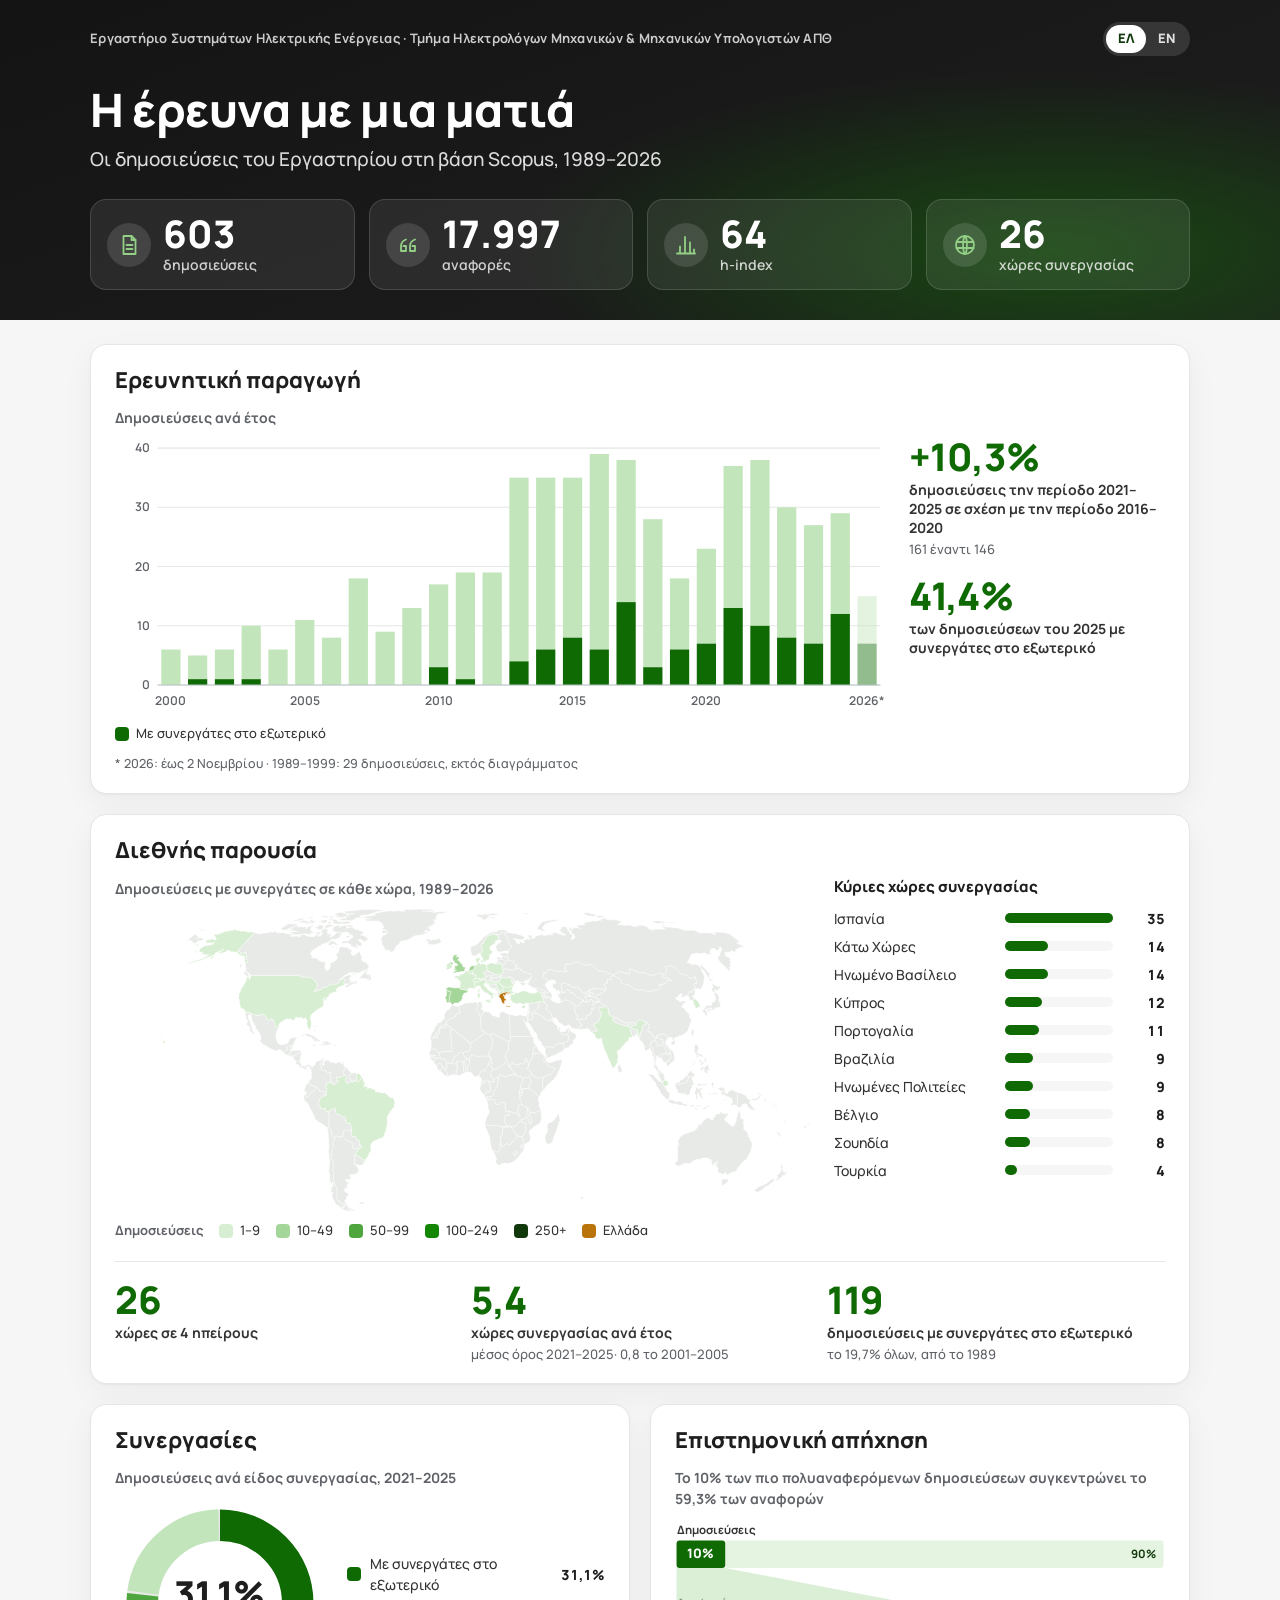
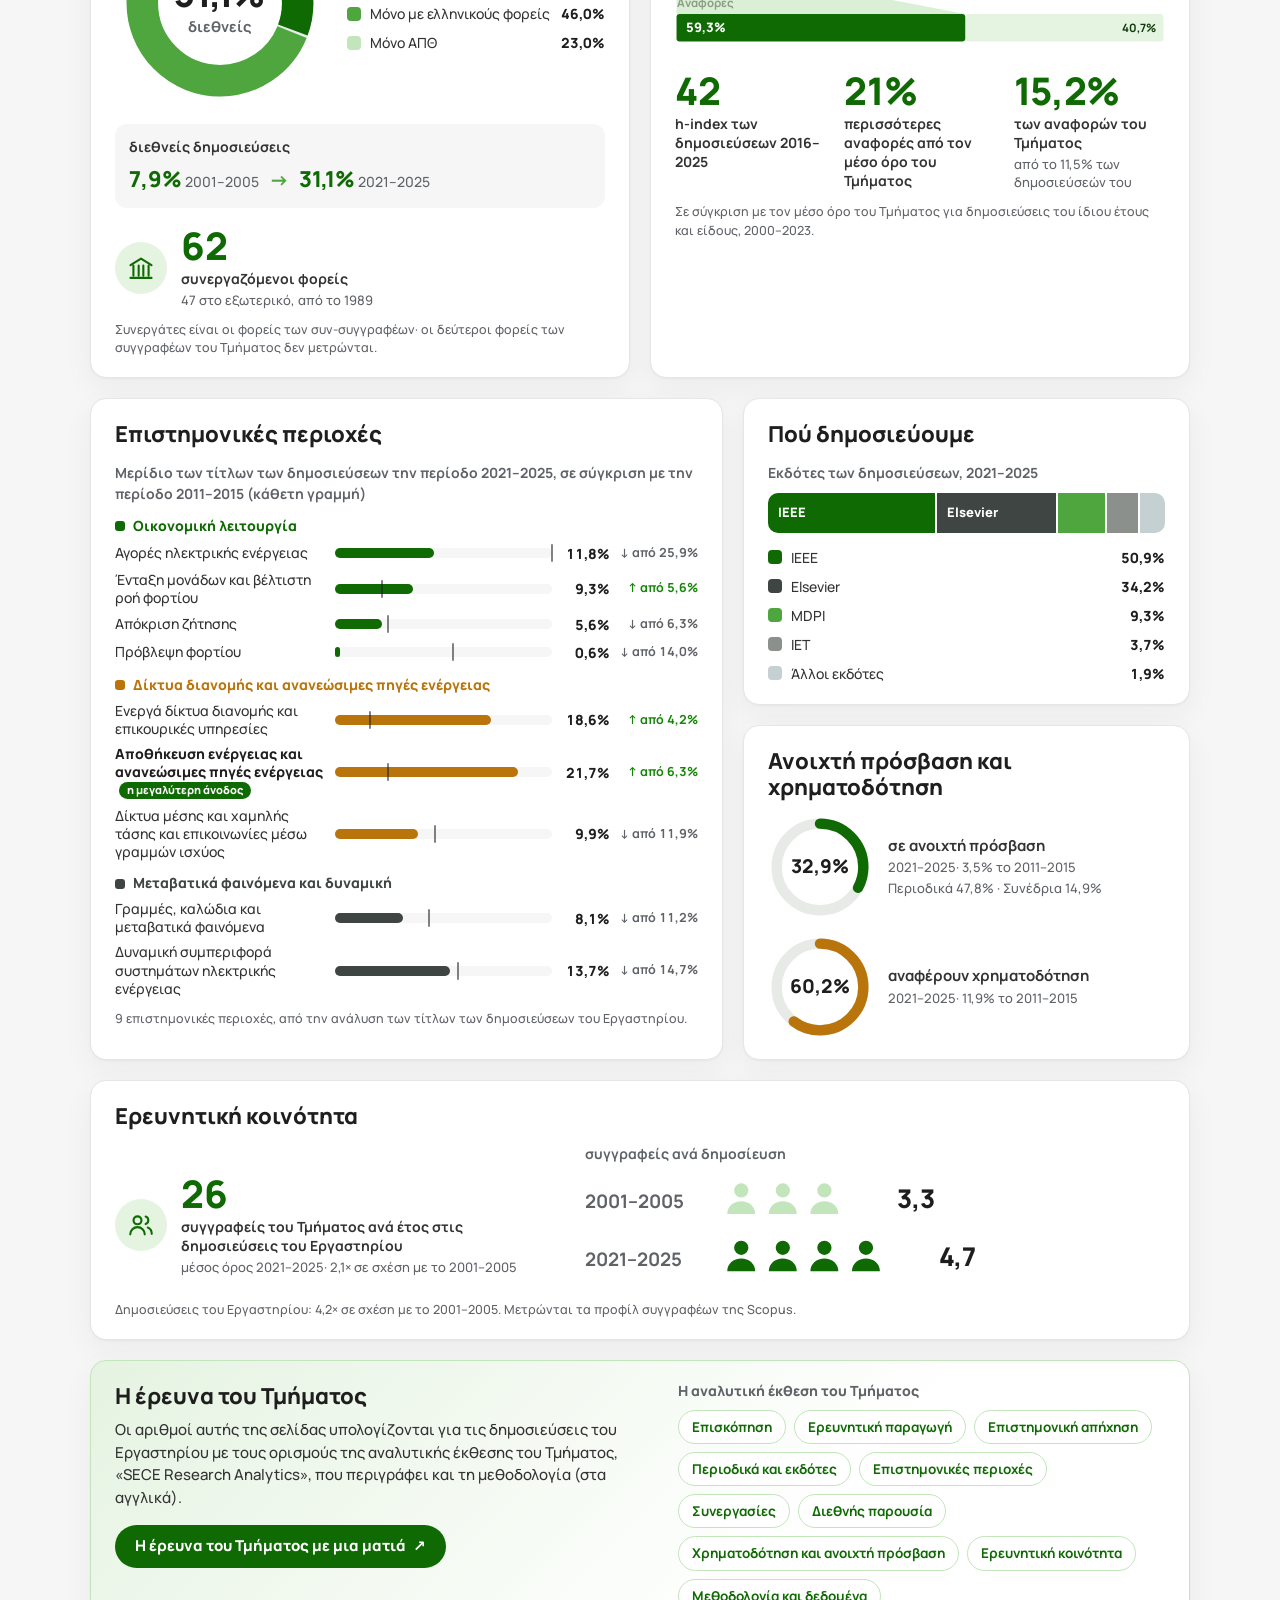
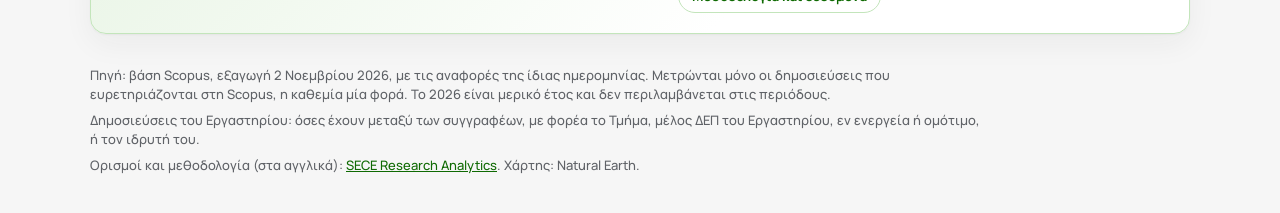
<file: index.html>
<!doctype html>
<html lang="el" data-el="./" data-en="en/" data-glance="psl">
<head>
<meta charset="utf-8">
<meta name="viewport" content="width=device-width, initial-scale=1">
<title>Η έρευνα με μια ματιά · Εργαστήριο ΣΗΕ ΑΠΘ</title>
<meta name="description" content="Η έρευνα του Εργαστηρίου Συστημάτων Ηλεκτρικής Ενέργειας του ΑΠΘ σε αριθμούς: δημοσιεύσεις, αναφορές, συνεργασίες, επιστημονικές περιοχές και ανοιχτή πρόσβαση, από τα δεδομένα της βάσης Scopus.">
<link rel="canonical" href="https://georgekrd.github.io/PSL-Research-at-a-glance/">
<link rel="alternate" hreflang="el" href="https://georgekrd.github.io/PSL-Research-at-a-glance/">
<link rel="alternate" hreflang="en" href="https://georgekrd.github.io/PSL-Research-at-a-glance/en/">
<link rel="alternate" hreflang="x-default" href="https://georgekrd.github.io/PSL-Research-at-a-glance/">
<meta property="og:type" content="website">
<meta property="og:title" content="Η έρευνα με μια ματιά · Εργαστήριο ΣΗΕ ΑΠΘ">
<meta property="og:description" content="Η έρευνα του Εργαστηρίου Συστημάτων Ηλεκτρικής Ενέργειας του ΑΠΘ σε αριθμούς: δημοσιεύσεις, αναφορές, συνεργασίες, επιστημονικές περιοχές και ανοιχτή πρόσβαση, από τα δεδομένα της βάσης Scopus.">
<meta property="og:url" content="https://georgekrd.github.io/PSL-Research-at-a-glance/">
<meta name="theme-color" content="#1e1e1e">
<link rel="icon" href="assets/favicon.svg" type="image/svg+xml">
<link rel="stylesheet" href="assets/glance.css">
<link rel="stylesheet" href="assets/theme.css"><script>
/* ?lang=el or ?lang=en opens that language; ?embed=1 drops the page title (for a page that embeds this one). */
(function () {
  var q = new URLSearchParams(location.search), want = q.get("lang"), root = document.documentElement;
  if ((want === "el" || want === "en") && want !== root.lang) {
    q.delete("lang");
    var s = q.toString();
    location.replace(new URL(root.getAttribute("data-" + want), location.href).href + (s ? "?" + s : "") + location.hash);
  }
  if (q.get("embed") === "1") root.className += " embed";
})();
</script>
</head>
<body>
<header class="hero">
  <div class="wrap">
    <div class="hero-bar">
      <p class="eyebrow">Εργαστήριο Συστημάτων Ηλεκτρικής Ενέργειας · Τμήμα Ηλεκτρολόγων Μηχανικών &amp; Μηχανικών Υπολογιστών ΑΠΘ</p>
      <nav class="lang-switch" aria-label="Γλώσσα">
        <a href="./" hreflang="el" lang="el" aria-current="page">ΕΛ</a>
        <a href="en/" hreflang="en" lang="en">EN</a>
      </nav>
    </div>
    <div class="hero-title">
      <h1>Η έρευνα με μια ματιά</h1>
      <p class="lead">Οι δημοσιεύσεις του Εργαστηρίου στη βάση Scopus, 1989–2026</p>
    </div>
    <ul class="kpis">
      <li class="kpi"><span class="kpi-icon" aria-hidden="true"><svg viewBox="0 0 24 24" fill="none" stroke="currentColor" stroke-width="1.8" stroke-linecap="round" stroke-linejoin="round"><path d="M6.5 3h8l4 4v14h-12z"/><path d="M14.5 3v4h4M9.5 12h6M9.5 16h6"/></svg></span><span class="kpi-value">603</span><span class="kpi-label">δημοσιεύσεις</span></li>
      <li class="kpi"><span class="kpi-icon" aria-hidden="true"><svg viewBox="0 0 24 24" fill="none" stroke="currentColor" stroke-width="1.8" stroke-linecap="round" stroke-linejoin="round"><path d="M10 6.5C6.9 7.6 5 10 5 13.3V18h5v-5H7.4M19 6.5c-3.1 1.1-5 3.5-5 6.8V18h5v-5h-2.6"/></svg></span><span class="kpi-value">17.997</span><span class="kpi-label">αναφορές</span></li>
      <li class="kpi"><span class="kpi-icon" aria-hidden="true"><svg viewBox="0 0 24 24" fill="none" stroke="currentColor" stroke-width="1.8" stroke-linecap="round" stroke-linejoin="round"><path d="M3 20.5h18M6 20.5v-7M11 20.5V4M16 20.5v-11M20 20.5v-4"/></svg></span><span class="kpi-value">64</span><span class="kpi-label">h-index</span></li>
      <li class="kpi"><span class="kpi-icon" aria-hidden="true"><svg viewBox="0 0 24 24" fill="none" stroke="currentColor" stroke-width="1.8" stroke-linecap="round" stroke-linejoin="round"><circle cx="12" cy="12" r="9"/><path d="M3.5 9h17M3.5 15h17M12 3c2.6 2.6 2.6 15.4 0 18M12 3c-2.6 2.6-2.6 15.4 0 18"/></svg></span><span class="kpi-value">26</span><span class="kpi-label">χώρες συνεργασίας</span></li>
    </ul>
  </div>
</header>

<main class="wrap grid">
  <section class="card span-12" id="output" aria-labelledby="h-output">
    <div class="card-head"><h2 id="h-output">Ερευνητική παραγωγή</h2></div>
    <div class="split split-output">
      <figure class="figure">
        <figcaption class="fig-title">Δημοσιεύσεις ανά έτος</figcaption>
        <svg class="chart chart-years" viewBox="0 0 760 272" role="img" aria-label="Δημοσιεύσεις ανά έτος" xmlns="http://www.w3.org/2000/svg"><line class="gridline" x1="42" x2="756" y1="244.0" y2="244.0"/><text class="tick" x="35" y="248.0" text-anchor="end">0</text><line class="gridline" x1="42" x2="756" y1="185.5" y2="185.5"/><text class="tick" x="35" y="189.5" text-anchor="end">10</text><line class="gridline" x1="42" x2="756" y1="127.0" y2="127.0"/><text class="tick" x="35" y="131.0" text-anchor="end">20</text><line class="gridline" x1="42" x2="756" y1="68.5" y2="68.5"/><text class="tick" x="35" y="72.5" text-anchor="end">30</text><line class="gridline" x1="42" x2="756" y1="10.0" y2="10.0"/><text class="tick" x="35" y="14.0" text-anchor="end">40</text><g class="bar"><title>2000: 6 δημοσιεύσεις, 0 με συνεργάτες στο εξωτερικό (0,0%)</title><rect class="rest" x="45.7" y="208.9" width="19.0" height="35.1"/><rect class="intl" x="45.7" y="244.0" width="19.0" height="0.0"/></g><text class="tick" x="55.2" y="264" text-anchor="middle">2000</text><g class="bar"><title>2001: 5 δημοσιεύσεις, 1 με συνεργάτες στο εξωτερικό (20,0%)</title><rect class="rest" x="72.1" y="214.8" width="19.0" height="23.4"/><rect class="intl" x="72.1" y="238.2" width="19.0" height="5.8"/></g><g class="bar"><title>2002: 6 δημοσιεύσεις, 1 με συνεργάτες στο εξωτερικό (16,7%)</title><rect class="rest" x="98.6" y="208.9" width="19.0" height="29.2"/><rect class="intl" x="98.6" y="238.2" width="19.0" height="5.8"/></g><g class="bar"><title>2003: 10 δημοσιεύσεις, 1 με συνεργάτες στο εξωτερικό (10,0%)</title><rect class="rest" x="125.0" y="185.5" width="19.0" height="52.6"/><rect class="intl" x="125.0" y="238.2" width="19.0" height="5.8"/></g><g class="bar"><title>2004: 6 δημοσιεύσεις, 0 με συνεργάτες στο εξωτερικό (0,0%)</title><rect class="rest" x="151.5" y="208.9" width="19.0" height="35.1"/><rect class="intl" x="151.5" y="244.0" width="19.0" height="0.0"/></g><g class="bar"><title>2005: 11 δημοσιεύσεις, 0 με συνεργάτες στο εξωτερικό (0,0%)</title><rect class="rest" x="177.9" y="179.7" width="19.0" height="64.3"/><rect class="intl" x="177.9" y="244.0" width="19.0" height="0.0"/></g><text class="tick minor" x="187.4" y="264" text-anchor="middle">2005</text><g class="bar"><title>2006: 8 δημοσιεύσεις, 0 με συνεργάτες στο εξωτερικό (0,0%)</title><rect class="rest" x="204.4" y="197.2" width="19.0" height="46.8"/><rect class="intl" x="204.4" y="244.0" width="19.0" height="0.0"/></g><g class="bar"><title>2007: 18 δημοσιεύσεις, 0 με συνεργάτες στο εξωτερικό (0,0%)</title><rect class="rest" x="230.8" y="138.7" width="19.0" height="105.3"/><rect class="intl" x="230.8" y="244.0" width="19.0" height="0.0"/></g><g class="bar"><title>2008: 9 δημοσιεύσεις, 0 με συνεργάτες στο εξωτερικό (0,0%)</title><rect class="rest" x="257.3" y="191.3" width="19.0" height="52.6"/><rect class="intl" x="257.3" y="244.0" width="19.0" height="0.0"/></g><g class="bar"><title>2009: 13 δημοσιεύσεις, 0 με συνεργάτες στο εξωτερικό (0,0%)</title><rect class="rest" x="283.7" y="167.9" width="19.0" height="76.0"/><rect class="intl" x="283.7" y="244.0" width="19.0" height="0.0"/></g><g class="bar"><title>2010: 17 δημοσιεύσεις, 3 με συνεργάτες στο εξωτερικό (17,6%)</title><rect class="rest" x="310.1" y="144.6" width="19.0" height="81.9"/><rect class="intl" x="310.1" y="226.4" width="19.0" height="17.6"/></g><text class="tick" x="319.7" y="264" text-anchor="middle">2010</text><g class="bar"><title>2011: 19 δημοσιεύσεις, 1 με συνεργάτες στο εξωτερικό (5,3%)</title><rect class="rest" x="336.6" y="132.8" width="19.0" height="105.3"/><rect class="intl" x="336.6" y="238.2" width="19.0" height="5.8"/></g><g class="bar"><title>2012: 19 δημοσιεύσεις, 0 με συνεργάτες στο εξωτερικό (0,0%)</title><rect class="rest" x="363.0" y="132.8" width="19.0" height="111.2"/><rect class="intl" x="363.0" y="244.0" width="19.0" height="0.0"/></g><g class="bar"><title>2013: 35 δημοσιεύσεις, 4 με συνεργάτες στο εξωτερικό (11,4%)</title><rect class="rest" x="389.5" y="39.2" width="19.0" height="181.3"/><rect class="intl" x="389.5" y="220.6" width="19.0" height="23.4"/></g><g class="bar"><title>2014: 35 δημοσιεύσεις, 6 με συνεργάτες στο εξωτερικό (17,1%)</title><rect class="rest" x="415.9" y="39.2" width="19.0" height="169.7"/><rect class="intl" x="415.9" y="208.9" width="19.0" height="35.1"/></g><g class="bar"><title>2015: 35 δημοσιεύσεις, 8 με συνεργάτες στο εξωτερικό (22,9%)</title><rect class="rest" x="442.4" y="39.2" width="19.0" height="157.9"/><rect class="intl" x="442.4" y="197.2" width="19.0" height="46.8"/></g><text class="tick minor" x="451.9" y="264" text-anchor="middle">2015</text><g class="bar"><title>2016: 39 δημοσιεύσεις, 6 με συνεργάτες στο εξωτερικό (15,4%)</title><rect class="rest" x="468.8" y="15.8" width="19.0" height="193.1"/><rect class="intl" x="468.8" y="208.9" width="19.0" height="35.1"/></g><g class="bar"><title>2017: 38 δημοσιεύσεις, 14 με συνεργάτες στο εξωτερικό (36,8%)</title><rect class="rest" x="495.3" y="21.7" width="19.0" height="140.4"/><rect class="intl" x="495.3" y="162.1" width="19.0" height="81.9"/></g><g class="bar"><title>2018: 28 δημοσιεύσεις, 3 με συνεργάτες στο εξωτερικό (10,7%)</title><rect class="rest" x="521.7" y="80.2" width="19.0" height="146.2"/><rect class="intl" x="521.7" y="226.4" width="19.0" height="17.6"/></g><g class="bar"><title>2019: 18 δημοσιεύσεις, 6 με συνεργάτες στο εξωτερικό (33,3%)</title><rect class="rest" x="548.1" y="138.7" width="19.0" height="70.2"/><rect class="intl" x="548.1" y="208.9" width="19.0" height="35.1"/></g><g class="bar"><title>2020: 23 δημοσιεύσεις, 7 με συνεργάτες στο εξωτερικό (30,4%)</title><rect class="rest" x="574.6" y="109.4" width="19.0" height="93.6"/><rect class="intl" x="574.6" y="203.1" width="19.0" height="41.0"/></g><text class="tick" x="584.1" y="264" text-anchor="middle">2020</text><g class="bar"><title>2021: 37 δημοσιεύσεις, 13 με συνεργάτες στο εξωτερικό (35,1%)</title><rect class="rest" x="601.0" y="27.6" width="19.0" height="140.4"/><rect class="intl" x="601.0" y="167.9" width="19.0" height="76.0"/></g><g class="bar"><title>2022: 38 δημοσιεύσεις, 10 με συνεργάτες στο εξωτερικό (26,3%)</title><rect class="rest" x="627.5" y="21.7" width="19.0" height="163.8"/><rect class="intl" x="627.5" y="185.5" width="19.0" height="58.5"/></g><g class="bar"><title>2023: 30 δημοσιεύσεις, 8 με συνεργάτες στο εξωτερικό (26,7%)</title><rect class="rest" x="653.9" y="68.5" width="19.0" height="128.7"/><rect class="intl" x="653.9" y="197.2" width="19.0" height="46.8"/></g><g class="bar"><title>2024: 27 δημοσιεύσεις, 7 με συνεργάτες στο εξωτερικό (25,9%)</title><rect class="rest" x="680.4" y="86.1" width="19.0" height="117.0"/><rect class="intl" x="680.4" y="203.1" width="19.0" height="41.0"/></g><g class="bar"><title>2025: 29 δημοσιεύσεις, 12 με συνεργάτες στο εξωτερικό (41,4%)</title><rect class="rest" x="706.8" y="74.3" width="19.0" height="99.5"/><rect class="intl" x="706.8" y="173.8" width="19.0" height="70.2"/></g><g class="bar partial"><title>2026 (έως 2 Νοεμβρίου): 15 δημοσιεύσεις, 7 με συνεργάτες στο εξωτερικό</title><rect class="rest" x="733.3" y="156.2" width="19.0" height="46.8"/><rect class="intl" x="733.3" y="203.1" width="19.0" height="41.0"/></g><text class="tick" x="742.8" y="264" text-anchor="middle">2026*</text><line class="axis" x1="42" x2="756" y1="244.0" y2="244.0"/></svg>
        <ul class="legend">
          <li><span class="swatch intl"></span>Με συνεργάτες στο εξωτερικό</li>
        </ul>
        <p class="note">* 2026: έως 2 Νοεμβρίου · 1989–1999: 29 δημοσιεύσεις, εκτός διαγράμματος</p>
      </figure>
      <div class="stats stats-stack">
<div class="stat"><span class="stat-value">+10,3%</span><span class="stat-label">δημοσιεύσεις την περίοδο 2021–2025 σε σχέση με την περίοδο 2016–2020</span><span class="stat-sub">161 έναντι 146</span></div><div class="stat"><span class="stat-value">41,4%</span><span class="stat-label">των δημοσιεύσεων του 2025 με συνεργάτες στο εξωτερικό</span></div>      </div>
    </div>
  </section>

  <section class="card span-12" id="reach" aria-labelledby="h-reach">
    <div class="card-head"><h2 id="h-reach">Διεθνής παρουσία</h2></div>
    <div class="split split-geo">
      <figure class="figure">
        <figcaption class="fig-title">Δημοσιεύσεις με συνεργάτες σε κάθε χώρα, 1989–2026</figcaption>
        <div class="map-wrap"><svg class="chart chart-map" viewBox="0 0 1000 435.1" role="img" aria-label="Παγκόσμιος χάρτης με τις 26 χώρες συνεργασίας του Εργαστηρίου, χρωματισμένες κατά αριθμό κοινών δημοσιεύσεων" xmlns="http://www.w3.org/2000/svg"><g class="land"><path d="M674.4,133.1 678.9,134.2 680.6,133.2 681.6,133.8 682.1,132.3 683.7,132.4 684.0,130.6 684.8,129.4 686.4,130.2 686.4,131.2 687.2,131.3 687.6,134.1 688.9,135.1 692.0,132.7 696.6,132.9 697.3,133.8 689.0,135.9 687.8,137.3 689.4,140.3 688.4,141.7 688.8,142.9 688.3,144.1 685.7,144.0 687.2,146.2 685.7,147.0 684.9,149.0 685.4,151.0 684.6,151.9 681.5,152.0 681.4,152.9 679.4,152.9 678.2,154.8 678.6,157.6 675.3,158.9 673.4,158.6 673.0,159.3 671.3,158.9 668.7,159.4 663.9,157.7 665.9,154.8 665.3,152.7 663.2,152.1 661.4,147.4 662.2,145.6 660.9,145.1 661.6,138.7 664.5,139.9 666.4,139.5 666.7,138.0 668.7,137.5 670.0,136.5 670.0,133.9 672.0,133.3 672.2,132.1Z"/><path d="M535.7,274.5 545.8,274.2 547.3,278.6 549.0,281.3 551.8,280.6 553.3,281.1 554.5,278.4 556.2,278.2 556.4,277.7 557.8,277.7 557.5,278.8 560.9,278.8 561.5,282.1 561.2,286.1 562.2,287.3 561.9,291.2 565.6,290.5 566.9,290.6 567.1,291.7 567.0,297.1 561.2,297.1 560.8,307.4 564.3,312.2 559.2,313.5 552.5,313.0 550.6,311.5 539.0,311.8 537.3,310.4 535.5,310.3 532.5,311.4 532.3,309.4 533.9,302.1 535.5,297.8 538.1,294.3 538.4,291.9 538.3,290.0 536.1,284.9 537.1,282.9 535.7,277.6 534.3,275.6ZM535.5,271.3 534.9,273.6 534.2,273.9 533.5,271.5 535.5,269.5 536.5,270.6Z"/><path d="M554.3,121.8 553.4,124.2 552.3,125.7 551.9,125.5 551.8,124.8 550.3,123.7 549.9,122.2 550.3,118.9 549.6,117.4 550.6,115.8 550.8,116.4 551.4,116.1 552.7,117.3 553.2,121.0Z"/><path d="M641.0,176.0 641.5,175.9 641.7,176.8 643.8,176.3 647.7,176.4 652.6,170.1 653.3,171.2 653.9,173.8 652.5,173.8 652.6,176.0 653.1,176.4 651.9,177.1 652.1,178.4 651.0,181.8 642.6,180.1Z"/><path d="M335.1,427.4 337.1,429.7 340.8,431.6 344.4,432.3 343.9,433.9 341.7,434.0 340.1,432.9 336.1,432.9 333.6,426.0ZM344.7,356.3 344.9,367.5 348.7,370.3 348.8,372.5 350.7,374.0 350.8,375.6 349.1,379.7 345.5,381.5 340.4,382.2 337.5,381.8 338.5,383.8 338.5,386.2 339.3,387.9 338.0,389.0 335.5,389.4 332.7,388.3 331.9,389.1 333.0,392.3 335.0,393.3 336.2,392.3 337.3,394.0 335.2,395.0 333.7,397.0 334.0,401.9 331.6,401.9 330.1,403.6 330.0,406.0 333.1,408.3 335.7,409.0 335.7,411.8 333.3,413.6 332.8,417.3 331.0,418.5 330.4,420.0 332.3,423.3 334.5,425.1 325.0,424.0 323.3,422.2 322.6,419.8 321.0,420.0 319.8,418.9 318.4,415.6 319.9,414.2 320.0,412.2 319.2,410.6 319.7,407.8 319.3,403.6 318.5,401.7 319.4,401.1 318.8,399.9 317.4,399.3 317.9,397.9 316.4,396.7 314.8,393.0 315.6,392.3 314.2,388.4 313.9,382.1 315.2,380.9 313.7,377.8 313.0,374.8 314.5,372.6 313.8,369.9 314.7,366.7 314.1,363.7 313.3,363.1 311.0,357.5 312.0,354.1 311.2,350.9 311.7,347.9 312.9,344.9 314.5,342.8 313.5,341.5 313.9,340.5 313.1,335.0 315.8,333.4 316.3,330.0 315.9,329.2 317.8,326.2 321.5,327.0 323.4,329.4 324.2,326.8 327.3,326.9 333.5,332.9 335.8,333.4 342.4,337.1 343.0,338.6 340.9,343.6 346.9,345.0 349.0,344.4 351.1,341.9 351.2,339.0 352.5,338.4 354.1,340.3 354.3,342.9 350.6,346.0 348.0,349.2 345.0,353.7Z"/><path d="M621.3,128.5 620.3,128.6 618.9,126.2 617.8,126.2 613.1,123.7 613.1,122.1 612.5,121.0 616.0,120.5 617.7,121.9 617.3,122.7 618.9,123.8 618.3,124.8 620.8,126.3Z"/><path d="M671.2,413.4 672.5,414.4 674.7,414.8 673.4,416.8 669.6,417.0Z"/><path d="M883.1,388.5 881.2,392.3 879.7,393.5 878.0,396.1 877.6,395.2 874.5,397.4 872.6,397.1 873.4,389.4 874.2,387.9 877.7,389.3 881.7,388.3ZM833.7,361.9 831.1,362.7 828.6,365.7 824.5,366.1 822.4,365.5 818.5,366.0 816.3,367.7 815.6,367.6 812.3,369.6 808.6,369.4 805.3,366.7 806.0,364.8 808.1,363.7 809.5,360.2 809.5,353.1 810.1,351.2 809.8,348.1 809.0,346.8 809.3,344.3 808.4,340.3 809.3,341.7 809.1,338.6 810.7,340.9 811.1,339.2 809.9,334.6 812.1,330.3 812.2,328.3 813.8,326.0 813.5,328.5 815.1,326.2 821.6,322.5 822.9,322.3 823.5,322.7 829.0,320.1 830.6,320.2 833.6,319.2 838.4,314.4 839.1,311.3 841.5,308.5 842.2,311.3 843.5,310.7 842.8,309.1 843.9,307.5 845.0,308.3 845.8,305.8 848.4,302.9 849.9,302.3 850.0,301.4 851.2,301.8 851.4,301.0 854.1,300.1 855.9,301.6 857.2,303.5 860.6,303.8 860.3,302.0 862.0,299.4 863.4,298.6 863.1,297.7 864.6,295.9 866.4,294.7 867.8,295.1 870.2,294.5 870.4,292.8 868.5,291.8 870.0,291.3 873.1,293.4 875.3,294.3 876.2,293.9 877.8,294.9 881.3,293.7 882.3,295.3 880.1,298.3 879.1,298.5 879.2,299.8 876.9,303.0 877.0,303.9 880.9,306.8 883.7,309.8 885.8,310.7 886.0,311.7 888.5,312.8 890.5,311.7 894.2,304.1 894.4,299.7 895.8,296.6 895.5,295.5 897.4,291.0 898.6,289.8 899.2,291.4 899.1,293.4 899.7,293.8 899.7,295.2 900.4,296.9 900.1,299.9 900.7,302.4 902.7,301.2 904.5,303.9 903.9,305.3 904.1,309.7 904.7,310.1 904.9,312.9 904.3,314.6 904.7,316.8 910.4,321.5 909.8,322.3 910.9,324.4 911.0,327.9 912.3,327.2 913.0,328.6 913.8,328.1 913.3,331.6 916.8,337.5 916.7,340.1 915.3,344.0 915.6,346.8 909.4,358.4 907.0,361.3 904.3,362.9 896.8,371.5 893.3,377.3 891.2,378.4 888.2,378.5 881.1,382.5 878.3,380.5 879.5,378.8 874.4,381.8 867.8,379.2 867.1,377.2 867.8,373.1 867.1,371.7 864.7,371.4 866.2,369.8 866.6,367.3 864.4,369.6 861.8,370.2 866.7,364.9 867.4,362.5 862.1,366.4 860.0,369.0 858.5,367.6 859.3,365.9 857.6,362.3 858.4,361.6 855.6,359.6 853.8,359.5 851.8,357.9 846.9,358.2 839.6,360.5 837.1,360.2Z"/><path d="M542.3,98.4 542.2,99.7 540.8,99.7 541.3,100.4 540.2,103.0 538.0,103.1 536.8,103.8 531.1,102.7 530.4,101.6 528.0,102.1 527.7,102.8 523.7,101.6 524.0,100.3 524.7,100.1 526.0,101.0 526.3,100.2 528.6,100.3 530.3,99.7 532.3,100.5 532.1,97.9 532.9,97.5 533.7,96.0 535.6,97.0 537.8,95.5 539.8,96.5 540.9,96.3 542.1,96.9Z"/><path d="M618.5,128.2 616.9,126.7 616.3,125.4 618.9,126.2 620.3,128.6ZM620.1,118.6 622.2,120.6 623.4,120.8 625.0,118.6 628.4,122.7 629.6,122.8 630.5,123.7 628.5,123.9 628.2,127.6 627.4,128.4 627.7,130.0 627.1,130.1 625.2,128.4 625.8,126.8 624.9,125.9 623.9,126.1 621.3,128.5 620.8,126.3 618.3,124.8 618.9,123.8 617.3,122.7 617.7,121.9 616.0,120.5 616.5,119.9 620.0,121.1 620.3,120.7 618.8,118.9Z"/><path d="M585.6,262.9 586.4,266.0 583.6,269.6 582.4,269.7 582.3,265.8 581.6,264.3 583.3,264.6 584.2,262.7Z"/><path d="M507.6,234.7 505.2,235.1 504.5,232.9 504.7,225.4 504.1,224.7 504.0,223.1 502.2,221.0 502.5,219.3 503.5,218.9 504.0,217.5 505.4,217.2 507.0,215.3 508.0,215.3 510.1,217.1 510.6,220.2 510.1,221.5 510.4,222.3 508.2,225.4 507.6,227.4Z"/><path d="M484.9,221.3 484.7,219.4 485.5,218.1 485.4,217.0 487.6,214.3 488.1,212.0 488.8,211.2 490.2,211.7 491.3,211.0 494.4,207.7 497.0,206.3 498.6,205.9 499.3,206.5 501.0,206.5 501.2,209.5 502.8,211.7 502.9,213.3 506.1,214.0 506.0,216.2 505.4,217.2 504.0,217.5 503.5,218.9 502.5,219.3 498.8,219.0 497.9,219.5 491.8,219.4 492.1,223.7 490.2,222.9 488.9,223.0 487.9,223.8Z"/><path d="M754.6,183.2 754.9,185.6 753.9,185.1 754.5,187.7 752.2,182.8 750.8,180.9 748.2,180.7 748.7,182.1 748.1,183.9 746.9,183.3 746.6,183.8 744.6,183.2 742.4,178.0 742.5,176.1 740.7,175.2 741.1,174.0 742.5,172.8 740.2,171.0 740.8,168.8 743.2,170.2 744.5,170.4 745.2,172.7 752.1,173.6 751.3,176.4 750.2,176.6 749.6,178.5 751.4,180.2 751.5,178.1 752.3,178.1Z"/><path d="M287.5,173.0 288.1,175.7 287.8,177.6 287.1,177.8 286.7,175.9 285.8,175.0 286.7,172.9ZM289.9,170.7 289.4,170.3 289.8,168.6 288.8,166.9 290.7,168.4ZM288.6,167.5 288.5,168.4 285.4,168.9 285.5,167.7Z"/><path d="M547.6,115.9 545.2,114.7 541.9,111.4 539.9,108.9 540.4,107.6 541.3,108.3 541.8,107.7 543.0,107.6 549.1,108.8 548.6,110.2 549.9,111.5 549.6,113.0 547.8,114.2Z"/><path d="M566.7,73.3 569.3,74.1 569.8,74.9 571.0,74.5 573.4,75.2 573.9,76.7 573.5,77.5 576.4,80.1 576.3,80.6 578.9,82.0 578.1,82.7 575.7,82.9 577.3,85.9 575.2,86.1 574.6,86.7 574.7,88.3 561.7,86.5 559.8,86.5 557.4,87.5 556.3,84.7 557.7,84.0 556.5,80.3 558.8,80.3 561.2,79.1 561.6,77.4 563.4,76.4 563.0,75.0Z"/><path d="M253.1,197.1 253.5,196.5 253.9,196.8 255.2,194.9 256.2,195.3 254.7,201.3 252.9,203.4 252.1,203.4Z"/><path d="M305.6,290.7 309.1,290.9 309.7,289.9 313.5,287.4 317.1,286.8 317.3,292.7 320.5,295.6 323.6,296.2 324.8,297.4 328.0,299.0 329.7,299.0 331.4,299.9 332.4,304.2 331.6,304.2 332.9,308.0 338.3,308.2 338.4,311.3 340.0,312.3 340.8,314.3 339.9,318.3 340.4,320.1 339.6,320.8 339.4,319.8 336.7,318.1 334.1,318.1 329.4,319.0 328.4,321.9 327.8,327.6 327.3,326.9 324.2,326.8 323.4,329.4 321.5,327.0 317.8,326.2 315.9,329.2 314.0,329.6 310.4,321.5 311.0,318.3 309.4,316.9 308.7,314.6 307.2,312.3 308.6,308.8 307.1,306.1 307.7,305.0 307.1,303.8 308.0,302.1 307.8,297.1 308.4,296.0Z"/><path d="M824.2,237.4 824.0,241.0 822.7,240.9 822.1,242.0 820.8,240.4Z"/><path d="M748.4,164.5 749.7,165.5 750.0,167.5 745.4,167.4 743.8,167.9 741.1,166.7 740.9,166.0 742.2,163.6 743.5,162.8 747.0,163.6Z"/><path d="M580.9,327.1 576.8,329.5 574.3,331.9 572.3,335.3 570.8,335.6 569.9,338.2 568.2,339.0 566.0,338.8 563.6,337.5 562.2,338.2 561.5,339.8 558.7,342.3 556.7,342.6 556.2,341.4 556.5,339.4 555.0,336.3 554.3,335.8 554.7,326.3 557.4,326.2 557.9,314.5 564.2,313.3 565.3,314.6 567.1,313.4 570.0,312.9 572.3,317.9 575.3,321.5 576.4,321.9 577.1,325.1 579.2,325.6Z"/><path d="M576.9,238.1 575.9,238.4 572.0,238.0 569.7,239.2 568.5,238.5 565.4,240.1 564.2,239.8 562.9,242.0 558.8,241.0 554.7,238.7 553.2,239.8 552.1,241.4 551.9,243.7 548.1,243.0 546.5,244.7 545.0,247.7 544.6,245.3 543.3,244.2 540.7,239.7 540.6,237.4 540.8,234.8 542.8,230.9 545.2,230.7 545.7,229.9 546.8,230.7 550.4,229.4 553.0,227.0 552.7,225.9 556.2,225.8 558.8,224.3 560.8,220.7 562.2,219.4 563.9,218.8 564.3,220.2 565.9,222.3 565.7,226.0 570.4,229.6 570.5,230.7 573.6,233.8 574.3,235.7 576.4,237.0Z"/><path d="M186.6,93.9 186.7,93.0 184.5,92.5 184.6,90.8 185.2,90.0 190.7,91.5 191.3,94.1 193.0,95.4 193.1,97.2 191.6,97.6 188.3,96.2 188.2,95.0ZM179.6,84.2 179.7,82.8 179.1,81.8 180.4,79.5 181.2,79.9 183.7,79.6 180.6,83.1 181.1,85.6 180.2,85.6ZM188.0,87.1 189.5,85.2 187.2,83.8 188.4,81.3 187.0,79.1 188.1,77.5 190.4,76.0 191.7,74.1 189.0,72.2 189.3,66.6 187.6,64.0 187.6,62.5 180.9,65.1 179.9,61.8 178.3,61.0 176.1,60.9 190.7,44.4 200.8,34.1 208.1,36.3 214.5,34.3 217.3,34.6 225.8,32.7 226.2,33.9 228.3,33.2 230.0,31.9 231.2,32.2 232.5,34.7 237.0,32.8 235.5,34.9 238.5,34.5 240.0,33.7 242.4,33.8 244.7,35.0 248.8,36.0 253.6,36.3 255.4,37.7 251.2,39.1 254.7,39.7 263.0,38.8 264.0,40.5 267.4,39.1 266.1,37.9 268.2,37.0 272.8,36.6 274.1,37.2 275.1,38.7 277.7,38.5 280.6,39.8 287.4,39.4 288.3,37.7 290.6,37.2 293.3,38.1 291.5,40.8 294.3,38.5 296.0,38.6 298.8,35.8 297.7,34.1 296.0,33.0 298.3,30.0 302.1,28.1 304.5,28.5 305.8,29.7 306.6,32.7 303.9,34.1 307.5,34.6 305.6,37.5 309.9,35.3 311.3,37.1 309.4,39.1 310.4,41.0 316.8,36.6 318.8,33.6 324.6,34.2 326.6,35.6 326.0,36.9 323.5,38.4 324.2,39.9 323.2,41.3 317.8,43.2 314.5,43.7 312.8,42.8 306.5,47.9 302.8,49.8 299.5,50.0 297.0,51.3 295.8,53.1 293.0,53.5 284.5,59.2 282.3,61.5 280.3,65.0 283.4,65.5 282.9,70.6 286.5,70.0 290.2,71.3 292.0,72.4 293.0,73.9 297.5,76.0 303.8,76.5 302.3,79.1 301.8,82.2 302.1,85.7 304.6,88.7 306.8,87.6 309.4,84.4 310.1,79.6 309.1,77.9 313.5,76.5 317.1,74.4 319.3,72.2 319.9,70.2 319.4,67.6 317.6,65.4 321.7,62.3 322.0,59.6 323.4,55.0 325.3,54.3 331.0,55.4 333.2,54.6 336.9,57.3 337.1,58.5 341.1,58.7 339.2,64.9 341.2,65.4 342.2,67.2 346.2,65.5 351.7,60.8 355.5,70.9 353.9,72.8 358.0,76.3 361.6,77.1 362.8,78.1 363.0,80.7 364.8,81.1 365.4,82.2 364.6,85.7 360.5,88.0 356.1,89.1 352.3,91.7 348.0,92.2 342.9,91.5 336.6,91.7 333.9,94.0 330.3,95.4 321.6,102.5 323.9,102.0 329.2,97.8 335.2,95.2 339.0,94.9 340.8,96.4 337.8,98.6 337.8,104.4 340.6,106.0 344.9,105.5 348.4,101.9 347.9,104.3 349.3,105.4 345.6,107.5 339.5,109.4 333.2,113.0 331.4,112.8 332.0,110.1 337.1,107.4 330.1,107.9 328.9,106.1 330.2,101.8 329.3,100.8 327.5,101.4 326.9,100.5 324.3,102.9 321.5,106.9 319.4,107.5 318.9,108.3 310.4,108.4 304.1,112.8 299.2,112.8 297.9,113.3 297.9,115.2 294.1,116.8 291.3,117.4 287.8,119.1 286.3,118.1 290.5,113.0 291.3,107.2 289.2,105.7 289.7,105.2 288.8,104.8 288.6,103.5 287.3,103.8 287.2,102.3 280.1,97.8 277.5,98.7 274.0,97.9 271.8,98.3 269.8,97.4 265.8,96.7 265.3,96.1 265.6,94.4 264.7,94.4 264.2,95.6 195.3,95.6 191.3,91.1 187.6,89.8ZM287.6,34.9 292.4,32.9 295.0,34.1 295.9,35.7 293.9,36.7 291.6,35.9 289.6,36.2ZM286.3,33.2 285.2,34.4 281.6,34.6 282.1,35.7 280.7,36.7 274.0,35.5 256.9,37.3 256.8,36.0 254.5,35.2 252.4,35.6 251.5,33.4 262.9,32.3 259.3,31.6 251.7,31.8 251.4,30.8 257.2,29.7 254.0,29.7 251.0,29.0 256.9,26.0 263.8,24.4 265.5,24.9 263.4,26.1 268.7,25.3 270.4,26.6 273.8,25.3 275.0,26.2 274.5,28.8 276.5,27.7 277.3,25.0 279.4,24.6 282.5,26.1 280.9,30.6ZM301.2,23.9 298.3,25.2 300.6,26.4 298.5,28.8 294.3,29.8 292.4,29.6 291.8,28.6 288.2,26.5 288.9,25.6 292.8,26.0 291.9,24.2 295.3,23.0 297.3,23.5 301.2,23.2ZM260.4,24.6 253.6,26.5 249.4,28.3 248.3,29.5 241.6,30.8 241.6,29.6 238.1,28.2 246.8,23.4 246.4,21.8 253.7,21.4 261.1,22.1 263.6,23.9ZM282.1,23.6 284.9,23.5 286.0,24.1 282.8,25.8 281.1,24.0ZM278.6,20.4 269.4,21.5 269.9,20.7 275.1,19.5 265.7,19.9 263.4,19.4 271.1,16.2 275.9,17.1 278.0,18.6 281.3,18.7 280.7,16.3 283.4,15.4 285.2,15.7 284.7,17.8 288.8,17.5 288.1,18.7 285.8,20.0ZM296.8,19.8 298.1,18.3 294.7,18.5 296.3,16.6 305.2,15.6 305.7,16.8 302.2,20.0 298.7,20.2ZM272.6,13.3 270.3,15.2 267.9,16.1 257.5,17.7 255.4,17.1 266.5,13.6ZM280.4,12.3 283.5,12.1 285.9,12.5 284.5,13.2 280.1,13.9 278.0,13.1ZM309.0,11.3 309.8,10.3 313.1,10.6 314.7,11.4 313.3,12.3 310.0,12.8 308.9,12.2ZM302.6,12.4 300.2,11.6 295.9,11.5 298.5,10.8 296.8,10.2 297.6,9.3 305.4,10.5 305.5,12.7ZM284.9,10.4 287.8,11.0 281.7,11.5 282.1,11.1ZM342.6,105.0 341.6,105.3 338.7,103.9 338.4,102.8 339.6,101.8 340.1,103.4 344.1,103.7ZM362.1,93.8 364.1,94.6 365.5,93.9 367.7,94.8 366.3,97.1 368.2,96.6 368.5,100.3 366.8,103.1 364.1,102.6 365.2,100.0 364.6,99.6 361.1,102.3 359.6,102.2 361.7,100.7 359.5,99.9 352.0,100.0 351.8,99.1 353.7,98.0 352.8,97.1 355.4,95.2 359.3,90.2 361.3,88.4 363.7,87.3 364.8,87.5 359.9,93.0 361.8,92.0 363.3,92.7ZM345.7,95.3 342.8,94.3 340.9,92.9 341.9,92.6 344.9,93.4 347.0,94.7 346.9,95.3ZM318.0,56.8 318.0,55.7 319.4,54.8 320.2,54.9 320.5,55.5 318.9,57.0ZM310.4,55.4 310.3,54.6 312.6,53.3 315.7,53.3 311.9,55.5ZM320.9,50.9 318.5,51.8 315.3,51.1 314.8,49.8 307.7,52.9 307.9,51.2 304.7,51.5 307.4,50.0 311.2,45.2 312.7,45.4 312.4,46.6 313.7,46.2 318.6,48.8 318.1,50.2 319.8,50.0ZM336.8,38.0 338.1,38.8 337.1,40.3 335.2,41.2 332.7,41.3 332.9,39.9 334.7,38.4ZM349.3,29.0 350.6,30.8 355.1,31.8 356.4,32.9 357.2,35.5 352.6,36.8 356.9,38.6 360.0,39.2 362.0,41.8 365.3,42.0 363.8,44.0 358.6,47.3 356.4,46.0 354.1,43.3 351.1,43.7 350.1,45.3 354.8,49.0 355.0,51.9 353.4,54.0 346.2,50.9 350.0,55.1 349.9,56.1 344.3,55.0 340.2,53.3 338.1,51.9 339.2,51.1 334.0,48.2 333.6,49.0 327.0,49.5 325.6,48.5 328.1,46.4 337.0,46.0 336.8,44.9 338.2,43.5 342.4,40.8 342.1,38.6 339.5,37.2 335.6,36.3 337.4,35.6 336.1,33.9 334.3,33.7 333.1,32.8 331.5,33.6 327.5,34.0 320.1,33.4 313.0,32.1 311.9,31.2 314.9,30.0 311.9,29.9 313.1,27.2 316.3,24.8 319.2,23.8 324.9,23.1 322.3,24.8 322.8,26.4 326.1,24.3 332.0,23.2 333.8,25.9 332.4,27.7 337.0,26.9 339.5,25.9 345.5,28.5 345.1,29.7ZM304.3,27.8 302.0,27.7 302.4,25.3 303.4,24.0 305.3,22.9 307.9,22.2 315.5,22.9 310.7,25.3 307.9,25.8ZM343.2,24.9 342.9,25.6 336.1,25.9 334.2,24.3 334.9,23.4 336.0,23.2 340.5,23.5ZM310.2,18.3 311.2,19.2 311.3,20.0 309.5,21.0 304.8,20.2 306.7,19.0ZM313.5,16.6 309.6,16.3 308.0,15.5 309.6,14.5 313.5,14.7 315.0,15.5 318.9,15.5 320.0,16.3 318.8,17.2 321.4,18.4 326.8,18.7 334.6,18.0 337.8,18.1 339.3,19.1 339.0,20.2 333.9,21.4 321.2,21.5 313.4,20.4 314.6,17.7ZM316.5,13.3 315.1,13.7 311.6,13.5 311.7,12.8 315.6,12.9ZM345.6,2.1 346.9,2.6 349.6,1.5 352.3,1.2 367.8,0.8 380.2,1.2 386.7,2.0 386.1,2.6 374.0,4.4 378.0,4.4 369.0,6.3 364.3,8.2 352.5,9.3 354.9,9.6 353.3,10.0 354.0,11.2 343.1,14.4 343.0,14.9 346.4,14.8 346.0,15.5 339.7,17.0 335.0,16.3 328.9,16.7 322.5,16.2 323.2,15.0 327.3,14.5 327.8,12.7 329.1,12.5 333.5,13.6 332.1,12.0 329.3,11.5 331.7,10.6 335.6,10.1 336.8,9.2 334.9,8.3 335.2,7.1 341.6,7.5 345.3,6.7 334.6,6.5 332.0,5.8 331.4,4.9 329.9,4.3 330.3,3.5ZM328.4,6.1 333.7,7.0 333.8,8.5 335.4,9.3 327.1,11.7 323.5,11.9 319.7,11.6 318.5,10.6 319.4,9.8 321.5,9.2 318.0,9.2 316.6,8.4 316.5,7.4 320.9,5.7 323.0,5.5 322.8,5.0 327.2,4.9Z"/><path d="M336.1,432.9 340.1,432.9 339.7,434.2 338.0,435.1 330.6,433.4 323.9,430.0 319.3,426.6 329.2,430.4 330.0,429.0 330.0,426.9 331.8,425.6 333.6,426.0ZM308.7,314.6 309.4,316.9 311.0,318.3 310.4,321.5 314.0,329.6 315.9,329.2 316.3,330.0 315.8,333.4 313.1,335.0 313.9,340.5 313.5,341.5 314.5,342.8 312.9,344.9 311.7,347.9 311.2,350.9 312.0,354.1 311.0,357.5 313.3,363.1 314.1,363.7 314.7,366.7 313.8,369.9 314.5,372.6 313.0,374.8 313.7,377.8 315.2,380.9 313.9,382.1 314.2,388.4 315.6,392.3 314.8,393.0 316.4,396.7 317.9,397.9 317.4,399.3 318.8,399.9 319.4,401.1 318.5,401.7 319.3,403.6 319.7,407.8 319.2,410.6 320.0,412.2 319.9,414.2 318.4,415.6 319.8,418.9 321.0,420.0 322.6,419.8 323.3,422.2 325.0,424.0 333.4,424.9 331.3,424.9 328.6,426.8 329.2,429.7 325.1,428.7 317.9,424.8 316.4,422.8 316.5,421.0 314.5,418.9 312.3,413.5 312.3,410.5 314.2,408.0 310.1,407.1 311.6,404.3 310.8,398.9 314.0,400.1 313.4,393.4 311.5,392.5 311.8,396.6 310.1,396.1 308.9,385.5 309.5,383.2 306.9,376.4 307.9,376.3 309.2,360.9 307.7,356.0 308.0,353.3 306.9,349.3 307.8,345.3 307.2,324.8 305.3,314.8 306.6,314.0 307.2,312.3Z"/><path d="M800.6,194.8 800.1,192.0 801.2,190.5 804.0,189.6 805.6,189.7 806.5,190.9 805.5,192.4 805.2,194.2 803.0,195.8ZM705.2,115.1 706.7,114.2 702.6,108.6 708.3,106.6 708.1,100.9 713.4,102.0 714.3,100.5 713.2,97.3 715.1,97.0 716.2,94.9 717.1,94.7 718.6,96.9 721.3,98.6 725.4,99.8 728.1,102.3 728.6,106.1 730.0,107.4 736.8,108.4 742.3,110.8 746.8,115.7 755.1,116.3 758.4,115.9 761.1,116.4 765.6,118.3 768.8,118.3 770.3,119.3 772.6,117.6 776.3,116.5 780.1,116.3 782.6,115.2 785.0,112.4 782.8,110.1 783.2,108.0 787.6,109.0 789.4,107.3 792.6,106.0 793.5,103.9 794.8,103.0 798.2,102.6 800.4,102.9 800.1,101.8 794.1,98.6 792.8,99.7 790.1,99.2 788.9,99.6 787.6,98.4 787.6,92.8 791.2,94.0 793.6,92.0 792.8,90.6 793.1,87.3 793.9,86.3 792.8,84.6 791.1,83.8 792.1,82.3 794.8,81.7 797.9,81.7 805.0,83.7 814.9,93.2 819.8,94.2 824.1,96.5 826.8,99.4 830.6,99.5 832.0,98.2 835.6,97.3 835.7,101.3 836.8,104.8 836.8,107.9 833.5,107.3 831.9,108.5 834.0,111.2 835.6,115.0 834.3,115.1 835.1,116.8 832.5,114.8 832.4,116.7 829.1,118.0 830.3,119.8 828.0,119.6 826.4,118.6 825.6,120.9 823.6,122.7 822.4,124.7 819.2,125.7 817.9,127.2 815.5,128.1 816.2,126.6 815.1,125.3 816.3,123.1 814.2,121.4 810.4,124.8 809.7,126.9 807.2,127.1 806.5,128.6 808.7,130.8 811.1,131.4 811.7,132.8 814.2,133.8 816.2,131.4 819.0,132.7 820.8,132.8 821.9,134.5 818.5,135.4 817.9,137.2 816.0,138.8 815.4,141.1 818.9,142.9 821.1,146.1 826.4,151.6 827.1,154.1 825.7,155.0 826.9,156.7 828.8,157.7 829.2,163.0 827.8,163.3 824.2,175.0 817.9,180.8 814.9,181.2 813.5,182.7 812.3,181.6 811.1,183.2 807.6,184.9 804.8,185.4 804.5,188.8 803.0,189.0 801.9,186.6 802.3,185.4 798.4,184.3 797.2,184.8 794.2,184.0 792.7,182.7 792.7,180.8 790.1,180.2 788.6,179.0 786.6,180.7 781.8,181.1 779.1,182.3 780.2,186.1 778.7,186.0 778.0,183.9 776.2,184.8 772.6,183.0 772.9,180.3 771.1,179.6 769.8,176.6 767.1,177.2 766.6,173.3 768.6,170.6 767.5,165.3 766.2,164.6 764.8,162.6 760.3,162.4 760.9,161.0 759.1,159.0 757.5,160.4 755.1,159.6 752.4,161.6 750.5,164.1 748.4,164.5 747.0,163.6 743.5,162.8 742.2,163.6 740.9,166.0 740.2,163.5 738.6,164.1 732.2,163.1 727.5,161.0 726.3,159.4 724.7,158.9 721.5,156.8 719.1,155.8 718.2,156.6 710.9,152.2 709.4,148.6 711.4,149.0 711.1,147.4 709.7,145.7 709.4,143.0 705.6,139.2 701.0,137.9 699.6,135.4 696.6,132.9 695.5,129.8 693.7,129.0 693.0,129.4 691.6,126.4 692.1,125.6 691.6,124.9 693.6,123.3 695.2,122.7 698.1,123.1 698.5,121.1 701.7,120.7 702.3,119.4 705.8,117.6Z"/><path d="M477.5,221.9 480.8,222.1 481.4,221.1 482.6,220.8 483.1,222.2 484.9,221.3 487.9,223.8 488.9,223.0 490.2,222.9 492.1,223.7 492.8,228.3 490.9,234.8 492.1,237.6 492.0,238.8 486.9,238.3 483.6,238.8 478.3,240.9 478.7,236.5 475.9,234.0 476.5,232.6 476.2,231.0 476.3,230.1 476.8,230.1 476.7,228.0 478.1,227.2 476.7,223.2 477.0,222.1Z"/><path d="M540.4,213.2 541.6,215.3 541.7,219.6 543.3,222.6 539.7,222.5 539.1,224.0 540.7,225.9 542.0,226.5 543.3,230.1 540.8,234.8 540.7,239.7 543.3,244.2 544.6,245.3 544.8,249.5 540.3,247.8 527.1,247.7 527.5,245.1 526.4,242.9 525.1,242.4 523.8,240.5 524.6,237.3 525.9,234.1 526.7,234.1 528.4,232.2 529.4,232.1 531.0,233.5 532.9,232.4 534.2,228.1 535.7,226.7 538.0,219.9 540.3,217.4 540.7,215.8 539.6,214.5 539.7,213.4Z"/><path d="M582.4,269.7 583.1,276.3 584.7,278.1 586.1,282.2 585.1,281.9 581.3,282.4 580.5,282.8 579.7,284.9 580.3,286.3 579.3,293.5 581.9,295.3 582.7,294.7 582.8,298.2 580.7,298.2 578.6,295.0 576.5,294.6 575.9,292.9 574.2,293.9 571.9,293.4 571.0,292.0 568.0,291.7 567.8,290.7 565.6,290.5 561.9,291.2 562.2,287.3 561.2,286.1 561.5,282.1 560.9,278.8 557.5,278.8 557.8,277.7 556.4,277.7 556.2,278.2 554.5,278.4 553.3,281.1 551.8,280.6 549.0,281.3 547.3,278.6 545.8,274.2 537.5,274.2 534.6,274.9 534.2,273.9 534.9,273.6 535.5,271.3 536.5,270.6 537.2,271.0 538.2,269.7 539.7,269.8 539.9,270.7 541.0,271.3 545.0,266.6 544.9,263.9 546.1,260.7 549.3,257.5 549.6,256.5 550.3,249.4 551.7,245.7 552.1,241.4 553.2,239.8 554.7,238.7 558.8,241.0 562.9,242.0 564.2,239.8 565.4,240.1 568.5,238.5 570.6,239.1 571.0,238.3 572.0,238.0 575.9,238.4 576.9,238.1 578.6,240.7 579.9,241.1 583.5,240.1 584.1,241.5 586.6,243.7 586.5,247.5 587.6,247.9 585.7,249.9 584.0,253.1 583.2,259.4 582.3,260.4 581.6,264.3 582.3,265.8Z"/><path d="M551.9,243.7 551.7,245.7 550.3,249.4 549.6,256.5 549.3,257.5 546.1,260.7 544.9,263.9 545.0,266.6 541.0,271.3 539.9,270.7 539.7,269.8 538.2,269.7 537.2,271.0 535.5,269.5 533.5,271.5 531.2,268.0 533.3,266.2 532.3,264.1 533.2,263.3 535.1,262.9 535.4,261.4 536.8,263.0 539.3,263.1 540.6,259.4 540.3,256.9 538.9,255.0 540.1,251.2 539.4,250.5 537.3,250.8 536.6,249.1 536.8,247.7 540.3,247.8 544.8,249.5 545.0,247.7 546.5,244.7 548.1,243.0Z"/><path d="M312.0,251.0 311.5,251.4 310.1,248.5 309.2,249.6 303.7,249.5 303.8,251.5 305.4,251.9 305.3,253.1 304.7,252.8 303.1,253.3 303.1,255.7 304.4,256.9 304.8,258.7 303.7,269.1 302.2,267.3 301.4,267.3 303.1,263.9 301.0,262.4 299.3,262.7 298.2,262.1 296.7,263.0 294.6,262.6 292.9,259.2 288.8,255.3 288.1,255.6 285.5,253.7 284.7,254.2 282.3,253.8 281.6,252.4 278.3,250.6 277.9,249.6 279.0,249.3 278.9,247.7 279.6,246.5 281.0,246.3 283.3,242.6 282.3,241.8 282.9,239.9 282.3,236.9 283.0,236.1 282.6,233.3 281.6,231.6 282.0,230.0 282.9,230.2 283.5,229.3 282.9,227.4 283.3,226.9 284.7,227.0 286.9,224.7 288.1,224.4 288.9,220.5 290.6,219.0 292.4,219.0 292.6,218.3 294.8,218.5 299.7,214.6 300.7,214.8 301.4,215.7 300.7,216.8 298.9,217.3 296.1,221.1 294.7,225.3 296.1,225.5 297.0,227.7 296.8,230.9 298.1,232.3 301.8,232.0 303.4,232.4 305.2,235.2 310.0,234.7 311.0,235.3 309.8,238.1 309.5,240.4 310.9,244.3 309.4,245.9 311.2,247.8Z"/><path d="M268.9,224.0 267.8,224.2 267.7,225.6 268.3,226.0 267.5,228.3 266.0,227.6 265.5,226.9 265.8,225.6 263.0,223.8 262.2,222.3 262.3,223.2 261.7,224.0 260.3,222.8 259.9,222.1 260.5,220.1 259.7,219.6 260.8,218.6 262.6,219.4 263.3,219.0 264.2,219.3 265.4,220.2 266.1,219.5 266.7,221.3Z"/><path d="M274.5,179.5 279.0,179.8 281.4,180.9 282.3,182.1 285.0,181.7 289.4,186.0 291.8,186.6 291.5,187.5 293.5,187.7 295.5,189.0 295.0,189.8 293.2,190.2 285.4,190.4 287.5,188.6 286.5,187.7 284.7,187.5 283.9,186.6 283.5,184.7 281.9,184.8 278.8,183.3 275.3,182.8 274.4,182.1 275.6,181.3 272.9,181.1 270.7,182.8 269.5,182.9 269.0,183.7 266.5,183.7 270.2,180.8Z"/><path d="M536.7,89.0 538.0,90.0 539.8,90.3 539.7,91.1 541.1,91.8 541.4,91.0 543.2,91.3 543.5,92.3 545.3,92.5 546.6,94.0 545.0,94.8 544.3,95.9 542.4,96.2 542.1,96.9 537.8,95.5 535.6,97.0 530.9,93.9 530.1,91.6 535.0,88.9Z"/><path d="M618.2,214.3 619.4,214.5 620.2,213.7 620.9,214.8 620.9,216.1 619.3,216.9 620.6,217.8 619.6,219.5 619.0,218.9 616.7,219.1 616.4,217.2Z"/><path d="M301.5,196.3 301.6,195.4 301.0,194.4 301.7,193.9 302.4,190.3 304.6,190.3 306.9,191.1 307.3,192.2 308.8,192.2 308.6,193.1 309.8,193.3 311.0,194.5 309.9,195.8 308.6,195.1 306.4,195.1 304.8,195.9 304.5,195.1 303.5,195.5 302.2,197.8 301.5,197.2Z"/><path d="M476.4,165.7 476.6,161.0 481.0,158.6 485.9,157.2 486.9,155.5 490.1,154.2 490.2,151.8 491.8,151.5 493.0,150.3 496.5,149.8 497.0,148.5 496.3,147.8 495.2,142.4 494.3,140.3 496.8,138.5 499.7,137.9 501.3,136.6 503.9,135.6 512.7,134.7 514.0,135.2 516.4,133.9 519.2,133.9 520.3,134.7 522.1,134.5 521.6,136.1 522.1,139.2 521.6,141.9 520.0,143.8 520.3,146.2 524.2,150.3 526.4,159.1 526.4,168.6 525.4,170.0 527.0,172.4 528.2,175.6 529.4,175.0 531.6,176.5 532.9,178.6 523.6,184.8 515.7,191.2 511.8,192.7 508.7,193.0 508.7,190.9 505.7,189.5 505.0,187.9Z"/><path d="M288.1,255.6 288.5,258.0 287.6,260.2 284.6,263.6 281.2,264.9 279.6,267.7 279.1,269.9 277.6,271.2 276.3,269.6 274.0,269.5 273.9,268.3 274.7,267.5 274.3,266.2 275.8,263.7 275.2,262.3 274.1,263.8 272.4,262.4 273.0,261.5 272.5,258.5 273.4,258.0 275.0,253.9 274.8,252.6 278.3,250.6 281.6,252.4 282.3,253.8 284.7,254.2 285.5,253.7Z"/><path d="M601.3,183.4 568.7,183.4 567.4,159.7 566.5,157.0 567.0,155.0 566.5,153.6 567.4,152.0 571.0,152.0 577.6,154.3 580.6,152.4 583.0,152.1 584.9,152.5 585.8,154.1 586.3,153.1 590.6,154.0 591.9,153.2 594.1,158.8 592.5,164.3 591.9,164.9 589.6,162.4 587.3,157.7 587.1,158.0 592.8,169.8 597.7,177.1 597.1,177.6 597.4,179.8Z"/><path d="M601.4,208.1 601.1,206.8 602.2,199.9 603.0,198.9 605.1,198.3 606.4,196.5 609.1,203.2 614.6,207.9 620.2,213.7 619.4,214.5 618.2,214.3 613.9,209.1 611.4,207.8 609.5,207.8 608.8,207.1 607.2,207.9 605.5,206.4 604.7,208.8Z"/><path d="M476.5,164.9 476.3,170.7 467.4,170.5 467.3,178.9 464.7,179.2 464.0,180.9 464.4,185.6 453.6,185.6 453.0,186.7 453.2,185.3 459.4,185.0 460.9,182.4 462.0,177.8 465.9,174.3 467.3,170.2 468.1,169.9 469.1,167.4 471.4,167.0 473.6,167.5 474.5,166.7 476.1,166.6 476.1,164.9Z"/><path d="M564.7,63.4 565.1,63.9 563.7,65.6 564.9,68.4 564.0,69.4 562.1,69.4 558.8,67.9 556.9,68.4 556.9,66.6 556.1,67.0 554.5,66.0 554.1,64.2 559.7,63.0Z"/><path d="M634.0,229.0 626.3,238.8 622.6,239.0 620.1,241.3 618.3,241.3 617.6,242.3 615.7,242.3 614.5,241.2 612.0,242.6 611.2,244.0 607.1,243.4 603.5,240.6 601.6,240.6 600.6,239.5 600.6,237.7 599.1,237.2 597.4,233.6 596.1,232.9 594.1,230.0 592.4,229.8 593.3,227.9 594.8,227.8 595.8,220.5 597.1,219.6 598.5,215.8 600.1,214.1 601.4,208.1 604.7,208.8 605.5,206.4 607.2,207.9 608.8,207.1 609.5,207.8 611.4,207.8 613.9,209.1 616.0,211.3 618.2,214.3 616.4,217.2 616.7,219.1 619.0,218.9 619.6,219.5 619.0,220.7 622.3,225.2 631.6,229.1Z"/><path d="M561.0,35.8 561.1,37.8 564.8,39.6 563.2,41.7 566.4,45.0 565.4,47.4 567.8,49.5 567.2,51.4 571.0,53.4 570.4,54.9 564.4,60.3 560.3,60.6 552.7,62.3 551.2,60.7 548.8,59.7 549.0,56.8 547.5,54.2 550.1,50.7 556.1,46.9 555.7,45.7 552.4,44.4 551.5,43.3 550.8,39.0 544.1,35.7 545.2,35.0 547.8,36.5 550.6,36.3 553.0,37.0 554.8,35.8 555.5,33.7 558.6,32.8 561.5,33.9Z"/><path d="M994.5,311.6 995.2,312.5 994.3,314.2 992.5,314.7 991.0,314.2 991.1,312.8 992.5,311.7 993.7,312.1ZM995.7,309.3 998.1,308.4 1000.0,307.4 999.6,309.0 995.7,310.5ZM0.4,309.0 0.0,307.4 0.5,307.3 0.6,308.8Z"/><path d="M350.9,423.5 353.3,421.6 355.6,422.4 356.7,421.2 359.1,422.6 358.6,423.7 355.6,424.6 354.2,423.5 352.6,424.9Z"/><path d="M531.7,247.7 536.4,247.5 537.3,250.8 539.4,250.5 540.1,251.2 538.9,255.0 540.3,256.9 540.6,259.4 539.3,263.1 536.8,263.0 535.4,261.4 535.1,262.9 533.2,263.3 532.3,264.1 533.3,266.2 531.2,268.0 526.4,262.1 524.7,258.7 526.7,251.8 531.7,251.6Z"/><path d="M602.0,113.4 602.2,113.0 608.3,114.1 612.6,116.2 614.1,115.7 616.6,116.4 617.6,117.7 619.3,118.5 618.8,118.9 620.3,120.7 618.6,120.9 616.5,119.9 616.0,120.5 612.5,121.0 609.8,119.4 607.0,119.5 607.2,118.1 606.2,115.9Z"/><path d="M500.1,219.2 499.9,220.2 501.0,221.9 501.3,226.9 502.0,228.0 501.4,231.0 501.6,232.6 503.0,235.8 494.5,239.8 492.0,238.8 492.1,237.6 490.9,234.8 492.8,228.3 491.8,219.4Z"/><path d="M461.8,214.1 465.1,214.9 467.9,214.6 468.0,215.8 469.2,215.3 471.6,216.5 474.5,215.0 476.6,218.0 475.9,219.9 476.5,219.6 476.8,220.0 476.7,220.9 477.5,221.9 477.0,222.1 476.7,223.2 478.1,227.2 476.7,228.0 476.8,230.1 475.5,230.0 475.0,231.3 474.2,231.3 473.6,230.6 473.8,229.3 472.7,227.3 470.6,227.9 470.3,224.9 468.9,222.4 466.7,222.4 465.2,223.1 462.9,226.1 460.6,222.9 459.2,221.8 458.5,219.7 457.7,219.2 459.0,217.6 461.6,216.6Z"/><path d="M453.4,210.8 456.4,210.7 457.1,210.0 458.0,209.9 459.1,210.7 460.9,210.2 461.4,211.1 460.2,211.9 457.8,211.1 455.6,212.3 453.0,212.3Z"/><path d="M453.4,214.8 456.6,214.0 461.8,214.1 461.6,216.6 459.0,217.6 457.7,219.2 456.2,217.8 455.1,217.6Z"/><path d="M527.1,247.7 531.7,247.7 531.7,251.6 526.7,251.8 526.2,251.3Z"/><path d="M414.3,2.0 421.2,0.8 427.5,0.9 430.3,0.2 451.1,0.2 461.9,1.8 458.2,2.6 441.2,2.9 441.9,3.3 448.6,3.0 453.9,3.8 457.7,3.1 459.0,3.9 456.6,5.1 470.8,3.5 476.3,3.9 477.2,4.8 468.1,6.9 462.0,7.3 466.3,7.4 461.9,10.6 461.5,13.3 463.6,14.9 457.1,15.8 460.5,17.2 460.6,19.3 458.4,19.6 460.7,21.8 456.1,22.0 458.3,23.0 457.5,24.0 451.7,24.4 453.9,26.2 453.8,27.4 449.9,26.3 448.7,27.0 451.3,27.6 453.8,29.3 454.2,31.5 450.4,32.0 446.7,29.4 447.0,31.2 444.3,32.6 452.8,32.9 440.4,37.5 431.6,38.5 429.1,39.5 425.4,42.5 420.2,44.5 412.3,46.0 409.9,47.7 409.4,49.7 407.7,51.6 403.5,53.9 403.8,56.2 400.2,61.5 396.9,61.7 394.2,59.3 389.6,59.3 387.9,57.7 387.2,54.8 384.5,51.2 384.0,49.3 384.5,46.8 382.4,44.1 383.9,42.1 382.8,41.1 386.2,37.8 389.8,36.8 392.3,33.5 386.1,35.2 383.8,34.3 384.4,32.5 385.8,31.0 391.8,31.7 387.3,29.1 385.1,29.4 383.7,28.8 387.0,26.3 384.1,20.7 382.0,19.7 382.6,18.6 378.0,17.2 363.5,17.3 359.2,14.9 368.9,14.0 360.9,13.3 357.2,12.3 358.1,11.4 374.1,9.1 375.4,8.3 370.9,7.4 373.2,6.5 383.8,4.8 383.7,3.8 394.5,2.9 400.2,2.9 401.7,3.5 407.4,2.4 417.2,4.0 413.5,2.9Z"/><path d="M243.2,207.8 243.8,206.0 243.5,205.4 245.1,202.8 248.7,202.8 248.9,201.6 246.4,198.9 247.7,198.9 247.9,197.1 253.1,197.1 252.1,203.4 254.8,203.9 252.0,206.0 251.2,208.1 248.9,210.4 245.8,209.7Z"/><path d="M341.1,248.9 338.8,248.7 337.9,249.6 335.7,250.3 335.4,251.0 334.0,250.8 332.3,249.3 331.4,246.1 331.9,243.4 332.7,242.2 332.1,240.7 331.2,240.2 331.6,238.8 330.9,238.0 329.5,238.2 327.6,235.7 328.4,234.8 328.4,233.3 330.9,232.2 329.9,231.0 330.2,229.8 332.5,227.9 334.3,229.1 336.0,231.2 336.0,232.9 337.1,232.9 339.6,235.7 339.1,238.6 337.3,239.4 336.9,241.9 338.1,244.2 339.0,244.2 339.4,246.1Z"/><path d="M268.7,206.3 267.7,206.2 264.9,207.5 263.7,206.9 260.9,210.0 260.2,209.4 259.5,210.3 258.2,210.3 258.1,211.9 256.4,212.8 256.0,211.8 255.2,211.5 255.2,209.9 253.4,210.0 251.2,208.1 252.0,206.0 255.8,203.4 258.5,203.8 261.1,203.0 262.6,203.4 263.9,203.0 265.6,203.5Z"/><path d="M302.0,190.9 301.7,193.9 301.0,194.4 301.6,195.4 301.5,196.3 296.7,195.7 295.3,196.4 293.9,195.3 294.3,194.3 298.9,195.0 299.9,194.3 298.8,192.9 299.0,191.6 297.3,191.1 298.0,190.2Z"/><path d="M554.9,97.4 556.4,98.3 556.6,99.2 555.2,99.8 552.9,104.1 549.3,104.6 546.6,105.9 544.4,105.3 540.6,102.4 541.3,100.4 540.8,99.7 542.2,99.7 542.3,98.4 544.6,99.5 550.3,97.7 551.7,96.8 554.4,97.8Z"/><path d="M837.1,286.5 838.0,287.5 837.8,288.4 836.6,288.5 833.1,286.2 835.7,285.5ZM828.5,284.5 827.0,284.5 828.1,282.6 829.6,282.6 830.5,281.4 831.4,282.3 833.2,282.0 833.8,283.4ZM839.7,284.2 836.0,283.7 836.1,282.6 838.3,281.9 840.0,282.9 841.9,282.6 844.5,281.4 843.9,283.2ZM810.8,276.1 815.9,277.7 816.8,279.8 821.0,280.4 824.3,282.3 821.0,283.6 818.0,282.2 812.6,282.1 804.8,279.9 803.6,280.4 798.6,279.0 798.2,277.6 795.6,277.4 797.7,274.3 801.1,274.5 804.4,276.0 804.8,277.1 810.1,277.5ZM849.9,253.7 847.7,254.3 845.0,253.7 837.9,254.3 837.5,256.8 840.0,259.7 841.5,258.2 846.8,257.1 846.5,258.6 845.3,258.1 844.1,260.0 841.6,261.3 844.1,265.4 843.6,266.6 846.0,270.3 845.8,272.5 844.3,273.4 843.2,272.3 844.7,269.6 841.9,270.9 841.2,270.0 841.7,268.7 839.7,266.8 840.0,263.6 838.1,264.6 838.1,273.1 836.3,273.5 835.2,272.6 836.1,269.6 835.8,266.5 834.6,266.4 833.8,264.2 835.0,262.1 837.5,253.2 839.9,250.8 842.1,251.8 848.8,252.1 851.6,249.7 852.1,250.5ZM798.2,265.0 797.0,274.1 793.9,274.2 791.7,271.5 788.2,268.8 785.0,264.2 781.6,257.2 779.1,254.5 777.2,249.2 774.6,247.1 773.1,244.3 767.9,238.9 767.6,237.3 773.7,238.0 782.9,248.3 785.8,248.3 788.2,250.5 789.8,253.3 791.9,254.7 790.8,257.4 793.4,258.6 794.8,262.7 796.9,263.0ZM831.4,249.1 834.6,252.2 831.2,252.5 830.3,254.8 830.4,257.7 827.7,259.9 827.5,263.2 826.3,268.1 825.9,267.0 822.7,268.4 821.7,266.5 819.7,266.3 818.3,265.2 814.9,266.4 813.9,264.8 809.8,264.6 809.4,260.3 808.0,259.4 806.7,256.6 806.3,253.7 806.6,250.7 808.3,248.6 808.8,250.7 810.7,252.6 812.5,251.9 814.3,252.1 815.9,250.5 817.3,250.2 820.0,251.1 822.2,250.4 823.6,245.9 824.6,244.8 825.5,241.1 828.7,241.1 831.2,241.6 829.7,244.6 831.8,247.6ZM845.7,288.8 845.8,287.3 847.2,285.3 850.1,284.0 850.3,285.6 848.2,288.1ZM878.2,273.7 878.1,275.3 876.5,277.5 876.4,275.1 877.6,272.8ZM890.0,281.4 889.2,282.4 885.6,282.5 887.1,279.8 888.9,278.9 888.4,275.4 887.3,272.6 882.0,269.9 879.7,269.6 875.6,266.6 874.7,268.2 873.6,268.5 873.1,265.9 871.0,264.3 874.0,263.1 876.0,263.2 875.8,262.3 871.7,262.3 870.6,260.3 868.1,259.7 866.9,258.1 870.7,257.3 872.2,256.3 876.7,257.6 877.8,264.1 880.6,266.0 883.1,262.6 886.4,260.6 888.9,260.6 893.3,262.9 896.3,263.5 895.0,284.8 892.8,282.1ZM857.6,266.3 856.5,267.4 854.6,266.8 854.1,265.4 856.9,265.3ZM862.9,266.0 859.4,266.1 860.1,264.3 863.6,264.2 866.7,265.1 867.6,267.6 865.3,266.3ZM861.7,254.2 860.2,253.9 859.8,255.9 860.9,257.6 860.1,258.0 859.0,256.0 858.2,251.8 858.7,249.2 859.6,248.0 859.8,249.8 861.5,250.1Z"/><path d="M630.7,157.4 629.0,155.7 628.8,154.0 627.9,154.0 628.1,151.6 626.4,149.1 622.9,147.3 620.6,144.2 620.9,141.6 622.1,140.5 621.6,138.6 619.8,137.6 615.7,131.1 616.1,130.1 614.7,126.4 616.3,125.4 618.5,128.2 620.3,128.6 621.3,128.5 623.9,126.1 624.9,125.9 625.8,126.8 625.2,128.4 627.1,130.1 627.7,130.0 628.9,132.4 631.5,133.1 633.6,134.7 637.4,135.3 641.4,134.4 641.5,133.6 643.7,133.0 645.2,131.1 647.0,131.2 648.0,130.6 655.3,132.9 658.9,135.8 660.8,135.9 661.6,138.7 660.9,145.1 662.2,145.6 661.4,147.4 663.2,152.1 665.3,152.7 665.9,154.8 663.9,157.7 666.9,161.4 669.7,162.9 670.2,165.8 671.6,166.3 672.0,167.8 668.3,169.5 667.8,173.3 656.3,171.1 654.7,167.1 653.3,166.5 648.7,168.7 645.3,167.6 642.3,165.1 639.5,164.2 634.8,156.7 633.4,157.2 631.6,156.1Z"/><path d="M604.8,150.1 603.3,146.1 608.7,142.7 609.3,138.8 608.7,136.4 610.0,135.6 611.1,133.5 612.2,133.0 615.3,133.4 616.3,134.3 617.5,133.7 619.8,137.6 621.6,138.6 622.1,140.5 620.9,141.6 620.6,144.2 622.9,147.3 626.4,149.1 628.1,151.6 627.9,154.0 628.8,154.0 629.0,155.7 630.7,157.4 627.3,157.0 625.7,160.1 620.6,159.9 612.3,153.3 608.1,151.0Z"/><path d="M468.3,43.1 467.6,45.0 469.9,46.9 466.8,49.1 458.2,51.6 449.2,50.2 451.6,49.0 447.0,47.6 451.0,47.0 451.0,46.2 446.5,45.5 448.2,43.7 451.6,43.3 454.8,45.2 458.3,43.6 461.0,44.4 464.7,42.9Z"/><path d="M595.3,148.3 594.9,149.3 593.9,148.9 593.6,151.1 594.3,151.4 593.6,151.9 593.6,152.8 594.8,152.3 595.0,153.6 594.1,158.8 591.9,153.2 592.6,152.1 593.5,147.1 595.4,146.5Z"/><path d="M285.4,194.9 287.2,195.1 288.6,195.9 289.0,196.8 286.1,197.4 283.2,195.7 283.6,195.0Z"/><path d="M594.9,149.3 595.3,148.3 598.4,149.6 603.3,146.1 604.8,150.1 599.1,152.2 602.1,155.5 601.3,156.1 600.9,157.2 598.9,157.6 597.3,159.8 594.3,159.3 594.1,158.8 595.0,153.6Z"/><path d="M853.0,143.9 854.6,144.3 855.2,142.9 857.4,143.6 858.2,144.7 857.4,146.7 856.0,145.7 854.9,146.4 854.9,148.3 852.8,147.4 852.2,145.8ZM870.0,133.8 870.2,136.4 871.4,138.1 871.0,140.4 868.2,141.9 863.7,142.1 861.4,145.8 859.1,144.6 858.0,142.1 853.7,142.9 851.1,144.4 848.0,144.5 851.6,146.9 851.9,152.4 850.6,153.8 848.9,152.5 848.5,149.6 846.5,148.6 844.6,146.4 846.7,145.4 847.3,143.3 849.3,141.6 850.4,139.4 855.3,138.4 858.4,139.1 858.6,133.3 861.1,134.8 864.4,130.3 864.1,126.3 861.9,122.7 862.0,120.6 864.4,120.0 868.1,124.5 869.3,127.2 868.4,130.5ZM871.8,114.0 868.5,114.8 868.0,118.0 862.8,115.8 863.3,119.4 860.4,119.4 858.4,116.2 858.3,113.7 861.0,113.5 858.5,106.6 863.4,109.9 866.0,111.0 868.2,111.7 869.2,110.3Z"/><path d="M716.2,94.9 715.1,97.0 713.2,97.3 714.3,100.5 713.4,102.0 708.1,100.9 708.3,106.6 702.6,108.6 706.7,114.2 705.2,115.1 705.9,116.9 702.6,115.3 694.4,114.8 693.6,115.2 689.6,113.8 688.3,114.5 688.4,116.4 683.9,115.3 682.4,115.8 682.2,117.2 678.0,120.0 677.5,122.3 676.5,122.4 675.4,120.8 672.1,120.7 671.0,118.1 669.7,118.0 669.1,114.8 665.4,112.4 658.2,113.2 655.1,110.3 647.7,106.5 641.6,108.4 644.3,120.3 643.0,120.4 640.7,117.9 638.8,117.0 636.0,117.7 635.1,118.7 635.1,116.6 634.4,115.5 631.2,114.4 629.5,111.5 628.0,110.7 627.7,109.6 630.2,109.9 629.8,107.6 631.8,107.0 634.2,107.5 633.9,104.4 633.0,102.4 630.6,102.6 628.2,101.8 623.4,103.9 622.1,103.4 622.0,101.7 619.9,99.6 618.1,99.7 615.5,97.5 616.5,95.1 615.6,94.5 616.8,91.0 619.8,92.9 619.5,90.6 623.8,87.1 627.6,87.1 636.7,90.5 639.0,89.2 642.9,89.1 646.5,90.7 646.9,89.8 650.4,89.9 650.6,88.5 646.0,86.3 647.9,84.8 647.1,84.0 649.2,83.1 646.8,81.0 647.6,80.0 656.2,78.9 657.1,78.1 662.7,77.0 664.4,75.7 668.9,76.4 670.9,79.6 673.1,78.8 676.6,79.9 677.0,81.6 679.2,81.4 684.1,78.5 683.6,79.4 687.7,81.8 696.1,89.7 696.8,88.1 700.9,89.9 704.1,89.1 711.1,93.4 714.1,93.0Z"/><path d="M610.1,270.3 606.1,267.0 605.9,265.2 595.3,258.2 595.3,254.7 598.5,248.9 596.9,243.5 595.5,241.3 599.1,237.2 600.6,237.7 600.6,239.5 601.6,240.6 603.5,240.6 607.1,243.4 611.2,244.0 612.0,242.6 614.5,241.2 615.7,242.3 617.6,242.3 615.2,246.0 615.3,257.9 616.9,260.6 614.9,261.9 614.2,263.2 613.2,263.5 611.3,269.2Z"/><path d="M682.2,117.2 682.4,115.8 683.9,115.3 688.4,116.4 688.3,114.5 689.6,113.8 693.6,115.2 694.4,114.8 702.6,115.3 705.9,116.9 705.8,117.6 702.3,119.4 701.7,120.7 698.5,121.1 698.1,123.1 695.2,122.7 691.6,124.9 692.1,125.6 691.6,126.4 686.8,126.9 683.3,125.8 680.5,126.1 680.3,124.2 683.3,124.7 684.0,123.7 686.0,124.0 688.7,121.7 685.2,120.0 683.6,120.8 681.4,119.6 683.0,117.5Z"/><path d="M786.4,215.4 785.4,211.5 786.8,208.8 790.4,208.2 793.0,208.6 795.5,209.9 796.5,207.6 799.1,208.9 800.0,211.0 800.1,214.9 795.6,217.4 797.1,219.4 794.2,219.6 791.8,221.0 789.5,220.5Z"/><path d="M629.1,157.3 629.7,159.5 630.9,161.9 629.0,162.0 628.1,160.5 625.7,160.1 627.3,157.0Z"/><path d="M799.1,208.9 796.5,207.6 795.5,209.9 793.0,208.6 793.8,207.1 793.5,204.4 790.9,201.5 790.2,198.3 787.7,195.7 785.6,195.4 785.2,196.6 783.6,196.7 782.7,196.1 780.1,198.0 779.7,191.7 777.8,191.5 777.4,189.6 776.0,188.6 776.4,187.4 778.4,185.2 778.7,186.0 780.2,186.1 779.1,182.3 780.5,181.9 784.3,187.4 787.7,187.4 789.3,190.3 787.6,191.1 787.0,192.3 790.7,194.3 795.7,201.0 798.2,203.3 799.2,205.6Z"/><path d="M595.4,146.5 593.6,147.1 595.4,142.0 596.6,142.1 597.2,143.4 595.9,144.7Z"/><path d="M476.3,230.1 476.5,232.6 475.9,234.0 478.7,236.5 478.3,240.9 474.7,239.4 467.9,233.0 468.7,231.0 471.3,227.7 472.7,227.3 473.8,229.3 473.6,230.6 474.2,231.3 475.0,231.3 475.5,230.0Z"/><path d="M568.7,183.4 569.0,189.9 565.8,189.9 565.8,191.3 543.4,178.8 538.8,181.8 537.2,180.0 532.9,178.6 531.6,176.5 529.4,175.0 528.2,175.6 527.0,172.4 525.4,170.0 526.4,168.6 526.6,160.6 525.5,156.2 526.8,155.4 526.7,152.7 530.5,149.4 530.6,146.9 533.8,148.0 534.9,147.8 537.1,148.3 540.7,149.8 542.1,152.7 548.4,154.7 551.3,156.3 553.8,154.0 553.0,151.4 553.8,149.9 555.6,148.3 557.5,147.9 561.1,148.5 562.1,150.0 566.7,151.0 567.4,152.0 566.5,153.6 567.0,155.0 566.5,157.0 567.4,159.7Z"/><path d="M729.4,230.6 729.1,234.0 727.9,234.9 725.5,235.7 724.1,233.1 723.4,228.4 724.3,223.1 726.4,224.9Z"/><path d="M578.2,349.6 579.1,350.6 577.6,353.2 576.1,353.7 575.5,354.8 574.5,355.1 572.7,352.6 575.8,349.2 577.1,348.6Z"/><path d="M563.0,75.0 563.4,76.4 561.6,77.4 561.2,79.1 558.8,80.3 556.5,80.3 555.8,79.3 554.5,79.0 554.4,77.4 550.7,76.3 549.9,73.8 552.5,72.8 558.8,72.7 559.2,73.4Z"/><path d="M514.9,92.1 515.4,92.8 515.3,94.1 514.6,94.2 514.0,93.9 514.2,92.2Z"/><path d="M564.0,69.4 565.2,70.1 566.7,73.3 563.0,75.0 559.2,73.4 558.8,72.7 552.5,72.8 549.9,73.8 549.7,71.5 550.6,69.6 552.7,68.5 554.9,70.8 556.8,70.7 556.9,68.4 558.8,67.9 562.1,69.4Z"/><path d="M494.3,140.3 495.2,142.4 496.3,147.8 497.0,148.5 496.5,149.8 493.0,150.3 491.8,151.5 490.2,151.8 490.1,154.2 486.9,155.5 485.9,157.2 481.0,158.6 476.6,161.0 476.1,166.6 474.5,166.7 473.6,167.5 471.4,167.0 469.1,167.4 468.1,169.9 467.3,170.2 465.9,174.3 462.0,177.8 460.9,182.4 459.4,185.0 453.2,185.3 453.4,183.8 455.4,181.2 455.2,180.1 456.3,177.7 458.8,175.1 460.7,169.5 462.6,168.3 464.4,164.9 465.8,163.6 468.4,163.3 474.3,157.4 473.7,153.3 475.2,148.8 476.9,146.6 481.6,143.7 484.4,138.3 486.3,138.3 487.9,139.7 490.4,139.5Z"/><path d="M566.3,98.1 568.4,97.3 571.4,98.4 572.6,99.3 572.6,100.3 573.6,100.9 575.5,103.8 572.5,103.8 572.8,104.3 571.3,106.8 570.7,105.3 570.6,102.6 567.1,98.4Z"/><path d="M638.3,295.7 639.5,299.2 639.8,303.1 640.4,304.7 640.0,306.2 639.5,307.2 638.6,305.3 638.1,306.2 638.4,308.7 638.1,310.0 637.3,310.8 636.9,313.6 628.5,336.4 623.7,338.6 620.2,336.6 618.9,329.3 618.8,327.0 619.5,324.6 620.8,324.1 622.8,318.4 621.9,314.8 621.9,311.8 623.4,307.9 628.7,306.5 632.8,302.6 633.7,301.0 633.4,299.6 634.6,300.0 636.2,297.7 636.4,295.7 637.4,294.3Z"/><path d="M187.3,148.9 193.9,148.3 193.5,148.9 202.4,152.8 209.9,152.8 210.3,151.4 214.9,151.4 217.9,155.1 218.5,158.6 219.6,159.6 221.6,160.6 224.0,158.0 226.2,157.9 227.8,159.2 229.1,163.4 230.2,165.2 230.7,169.1 234.4,170.8 235.5,170.7 232.9,175.9 231.3,181.9 232.2,187.8 234.8,193.8 237.6,194.6 238.6,196.0 247.3,193.6 249.2,192.3 251.4,186.7 256.4,185.0 260.6,184.9 261.1,185.6 260.8,187.1 259.0,189.1 258.1,191.1 258.5,191.6 256.9,195.6 256.3,194.8 255.2,194.9 253.9,196.8 253.5,196.5 253.1,197.1 247.9,197.1 247.7,198.9 246.4,198.9 248.9,201.6 248.7,202.8 245.1,202.8 243.5,205.4 243.8,206.0 243.2,207.8 239.2,203.2 237.0,202.3 231.6,204.1 220.4,199.2 217.7,196.7 213.5,195.5 212.6,194.0 210.0,192.2 208.9,190.1 208.5,188.5 209.5,188.2 209.4,187.3 210.4,185.3 209.1,180.9 204.3,173.0 202.3,171.7 202.0,170.9 202.9,168.8 200.4,166.5 200.3,164.2 199.0,163.9 197.0,160.6 196.2,154.6 196.6,153.3 195.0,152.1 194.1,152.2 192.8,151.3 192.0,152.6 191.5,156.7 194.0,161.3 194.1,162.4 194.6,162.3 194.5,164.5 195.4,166.5 196.7,168.1 196.9,171.2 197.8,174.1 197.5,175.9 198.8,176.0 200.3,178.9 200.1,179.5 198.2,180.7 197.9,178.7 193.7,174.4 194.3,170.2 191.8,167.8 191.3,168.2 189.4,166.5 188.3,164.6 189.6,164.6 190.9,163.4 191.4,161.9 190.0,159.5 188.7,158.6Z"/><path d="M467.9,214.6 467.8,212.3 466.7,211.4 466.1,207.5 467.1,206.9 467.6,205.0 470.4,205.8 472.0,205.2 473.0,205.4 473.4,204.7 484.6,204.6 485.2,202.3 484.8,201.9 482.4,173.7 486.6,173.6 505.0,187.9 505.7,189.5 508.7,190.9 508.7,193.0 511.8,192.7 511.8,200.2 510.3,202.4 510.1,204.4 503.9,205.2 502.8,206.4 499.3,206.5 498.6,205.9 497.0,206.3 494.4,207.7 491.3,211.0 490.2,211.7 488.8,211.2 488.1,212.0 487.6,214.3 485.4,217.0 485.5,218.1 484.7,219.4 484.9,221.3 483.1,222.2 482.6,220.8 481.4,221.1 480.8,222.1 477.5,221.9 476.7,220.9 476.8,220.0 476.5,219.6 475.9,219.9 476.6,218.0 474.5,215.0 471.6,216.5 469.2,215.3 468.0,215.8Z"/><path d="M776.0,188.6 773.2,190.7 771.2,190.9 770.5,194.4 769.4,195.0 774.7,202.4 774.0,205.2 773.1,205.8 776.1,210.1 776.8,213.4 778.2,216.4 775.8,222.8 775.4,220.3 776.0,217.9 774.9,215.9 774.8,212.4 773.4,210.7 771.1,202.7 769.5,200.0 765.1,203.9 761.6,202.9 762.1,198.8 761.1,195.8 758.4,192.0 758.6,190.8 756.9,190.4 754.5,187.7 753.9,185.1 754.9,185.6 754.6,183.2 755.8,182.5 755.3,181.1 755.7,180.0 755.2,176.6 757.5,177.3 758.2,174.6 758.1,173.0 759.0,170.3 758.5,168.4 761.6,166.1 763.6,166.7 763.0,164.7 763.8,164.1 763.3,162.9 764.8,162.6 766.2,164.6 767.5,165.3 768.6,170.6 766.6,173.3 767.1,177.2 769.8,176.6 771.1,179.6 772.9,180.3 772.6,183.0 776.2,184.8 778.0,183.9 778.4,185.2 776.4,187.4Z"/><path d="M551.4,116.1 550.8,116.4 550.6,115.8 549.6,117.4 549.8,118.4 547.3,116.5 547.8,114.2 549.0,113.1 552.1,115.1Z"/><path d="M717.1,94.7 719.5,94.1 723.0,91.4 726.1,89.9 728.7,90.9 731.3,90.9 733.6,92.4 740.0,93.3 741.4,91.1 739.5,89.3 740.5,86.0 743.9,87.3 749.5,88.5 751.1,90.9 755.3,92.2 760.2,91.2 762.9,91.6 768.4,94.7 774.0,95.2 778.9,93.9 781.3,91.7 784.8,93.1 787.6,92.8 787.6,98.4 788.9,99.6 790.1,99.2 792.8,99.7 794.1,98.6 800.1,101.8 800.4,102.9 798.2,102.6 794.8,103.0 793.5,103.9 792.6,106.0 789.4,107.3 787.6,109.0 783.2,108.0 782.8,110.1 785.0,112.4 782.6,115.2 780.1,116.3 776.3,116.5 772.6,117.6 770.3,119.3 768.8,118.3 765.6,118.3 761.1,116.4 758.4,115.9 755.1,116.3 746.8,115.7 742.3,110.8 736.8,108.4 730.0,107.4 728.6,106.1 728.1,102.3 725.4,99.8 721.3,98.6 718.6,96.9Z"/><path d="M596.6,292.6 598.7,292.3 602.0,293.2 604.7,292.7 605.7,291.8 607.4,291.8 610.5,290.5 612.8,288.7 613.5,302.9 611.4,307.5 609.5,309.5 603.7,312.4 596.0,319.5 595.6,321.9 596.8,324.3 597.2,327.2 597.7,327.1 597.0,333.7 595.7,334.9 590.0,337.8 588.7,339.0 588.9,340.4 589.5,340.6 589.2,342.3 587.1,342.3 586.5,338.2 587.3,334.5 585.7,327.6 588.8,323.9 590.1,321.2 591.2,309.5 586.6,306.7 584.3,306.8 584.0,303.3 592.5,300.6 594.1,302.1 594.9,301.8 595.9,302.7 595.5,307.8 597.2,309.8 598.2,307.5 599.4,306.8 599.3,302.7 598.3,300.3 597.3,299.2 596.3,299.3 595.7,295.1Z"/><path d="M453.0,186.7 453.6,185.6 464.4,185.6 464.0,180.9 464.7,179.2 467.3,178.9 467.4,170.5 476.3,170.7 476.4,165.7 486.6,173.6 482.4,173.7 484.8,201.9 485.2,202.3 484.6,204.6 473.4,204.7 473.0,205.4 472.0,205.2 470.4,205.8 467.6,205.0 467.1,206.9 466.1,207.5 462.7,202.9 459.5,201.0 456.6,201.8 455.2,201.5 454.3,202.5 454.1,200.8 454.9,199.2 455.3,196.1 454.8,191.2 455.1,189.6Z"/><path d="M591.7,285.1 594.5,285.7 595.9,288.1 596.6,292.6 595.7,295.1 596.3,299.3 597.3,299.2 598.3,300.3 599.3,302.7 599.4,306.8 598.2,307.5 597.2,309.8 595.5,307.8 595.9,302.7 594.9,301.8 594.1,302.1 591.1,299.7 592.1,296.7 593.0,295.6 592.5,292.9 593.7,289.3 593.0,286.6Z"/><path d="M828.7,241.1 825.5,241.1 824.6,244.8 823.6,245.9 822.2,250.4 820.0,251.1 817.3,250.2 815.9,250.5 814.3,252.1 812.5,251.9 810.7,252.6 808.8,250.7 808.3,248.6 810.3,249.7 812.5,249.1 813.0,246.3 817.6,245.0 820.8,240.4 822.1,242.0 822.7,240.9 824.0,241.0 824.2,237.4 826.2,235.1 827.5,232.6 828.6,232.5 830.1,234.2 830.3,235.6 834.6,237.5 834.5,238.8 832.6,238.9 833.2,240.5 831.2,241.6ZM781.3,233.5 783.7,234.9 784.0,236.6 785.8,236.2 786.7,234.8 789.1,237.1 790.3,239.3 790.9,246.0 791.9,246.9 793.0,250.9 791.0,251.1 785.0,246.1 784.6,244.4 782.9,242.3 782.4,239.6 781.3,237.8 781.5,235.4 780.9,234.1Z"/><path d="M554.3,335.8 553.8,347.9 551.3,349.6 549.8,349.9 547.0,349.0 546.6,347.6 545.5,346.7 544.2,348.3 542.3,345.8 541.3,343.5 539.4,332.9 539.2,327.2 536.8,323.1 534.8,317.1 532.7,313.9 532.5,311.4 535.5,310.3 537.3,310.4 539.0,311.8 550.6,311.5 552.5,313.0 559.2,313.5 566.6,311.4 568.4,311.6 569.5,312.3 565.3,314.6 564.2,313.3 557.9,314.5 557.4,326.2 554.7,326.3Z"/><path d="M956.4,323.8 959.0,327.3 957.8,328.1 953.7,324.0 952.5,320.6 953.6,320.6Z"/><path d="M540.7,180.6 541.5,185.6 543.8,188.7 542.4,196.7 542.3,200.9 538.8,204.0 537.7,208.3 538.9,209.5 538.9,211.6 540.7,211.7 539.6,214.5 539.1,214.5 537.1,211.0 536.5,210.8 534.3,212.6 530.6,211.5 528.2,211.9 526.6,213.3 525.2,213.3 521.8,211.7 520.4,212.5 519.0,212.4 518.0,211.2 515.2,209.9 512.2,210.3 511.5,211.0 510.3,214.2 510.1,217.1 508.0,215.3 507.0,215.3 506.0,216.2 506.1,214.0 502.9,213.3 502.8,211.7 501.2,209.5 501.0,206.5 502.8,206.4 503.9,205.2 510.1,204.4 510.3,202.4 511.8,200.2 511.8,192.7 515.7,191.2 523.6,184.8 532.9,178.6 537.2,180.0 538.8,181.8Z"/><path d="M507.6,234.7 507.6,227.4 508.2,225.4 510.4,222.3 510.3,214.2 512.2,210.3 515.2,209.9 518.0,211.2 519.0,212.4 520.4,212.5 521.8,211.7 525.2,213.3 526.6,213.3 528.2,211.9 530.6,211.5 534.3,212.6 536.5,210.8 537.1,211.0 539.1,214.5 539.6,214.5 540.7,215.8 540.3,217.4 538.0,219.9 535.7,226.7 534.2,228.1 532.9,232.4 531.0,233.5 529.4,232.1 528.4,232.2 526.7,234.1 525.9,234.1 523.9,239.6 518.8,241.3 516.6,241.2 514.1,236.8 512.1,234.7Z"/><path d="M266.1,219.5 265.4,220.2 263.3,219.0 262.6,219.4 260.8,218.6 260.4,219.0 255.4,213.1 255.8,212.6 256.2,213.1 257.3,212.7 258.1,211.9 258.2,210.3 259.5,210.3 260.2,209.4 260.9,210.0 263.7,206.9 264.9,207.5 267.7,206.2 268.7,206.3 268.4,208.5 267.2,210.9 267.0,214.7 265.6,218.1Z"/><path d="M561.0,35.8 561.5,33.9 558.6,32.8 555.5,33.7 554.8,35.8 553.0,37.0 550.6,36.3 547.8,36.5 545.2,35.0 542.8,35.8 542.7,37.7 538.6,37.2 538.2,38.8 536.1,38.8 530.0,47.9 530.9,48.8 530.3,50.0 528.0,49.9 526.8,52.6 527.2,56.5 528.8,58.0 528.3,61.5 525.6,65.2 523.9,63.4 519.5,66.9 516.5,67.6 513.2,66.0 511.3,56.0 513.3,54.1 519.2,51.7 523.4,48.7 531.9,39.3 540.7,33.8 545.1,32.6 548.6,32.7 551.5,30.5 559.0,30.0 566.0,32.0 563.4,32.8 566.1,34.5ZM540.5,13.2 541.8,12.6 540.4,11.8 544.4,11.3 545.3,12.3 548.3,12.8 544.1,13.8ZM532.3,7.6 541.5,10.1 536.8,11.1 536.1,12.9 534.4,13.3 533.8,15.4 531.5,15.5 527.0,14.0 528.7,13.1 525.7,12.4 521.6,10.4 519.9,8.5 525.0,7.7 526.2,8.5 528.9,8.5 529.5,7.7ZM544.1,9.1 538.4,8.7 537.9,8.1 535.2,8.0 532.9,7.0 538.6,6.4 541.5,6.9 543.2,6.2 552.1,7.6 549.6,8.8Z"/><path d="M738.6,164.1 739.4,168.9 731.6,167.9 729.7,166.2 725.9,165.8 716.3,161.1 716.8,158.1 719.1,155.8 726.3,159.4 727.5,161.0 732.2,163.1Z"/><path d="M936.1,395.5 942.9,390.6 944.4,388.8 947.2,387.3 946.7,390.0 949.3,388.7 949.2,390.0 948.3,391.4 941.0,396.6 940.9,398.1 938.9,398.2 935.9,399.4 930.1,404.7 925.2,407.1 922.9,407.0 922.0,405.9 919.4,405.7 919.8,404.5 922.8,402.2 928.1,399.0ZM956.6,387.6 953.9,389.8 951.0,391.1 951.2,390.3 950.4,389.8 953.5,387.1 953.8,385.4 951.8,384.1 952.6,382.9 955.1,381.7 958.1,377.1 958.6,374.4 957.6,370.1 957.7,367.8 958.8,367.6 959.3,369.4 960.9,370.2 960.1,373.1 960.1,376.6 961.4,374.3 962.1,375.2 961.1,377.7 962.6,378.8 964.2,379.0 966.4,377.8 967.5,378.2 963.2,382.9 961.3,382.9Z"/><path d="M651.4,179.7 652.1,178.4 651.9,177.1 653.1,176.4 652.6,176.0 652.5,173.8 653.9,173.8 655.4,176.0 657.1,177.2 660.8,178.3 663.1,181.2 664.1,181.6 664.2,182.4 661.2,188.5 660.0,188.3 659.5,189.1 659.5,193.4 658.2,193.4 656.6,194.6 655.9,196.9 654.2,196.8 653.1,197.7 653.3,199.0 652.0,199.9 650.4,199.6 647.4,200.9 643.7,193.2 651.7,189.9 653.0,183.4 651.5,181.1ZM652.6,170.1 653.3,169.0 653.6,169.3 653.3,171.2Z"/><path d="M705.6,139.2 703.7,141.9 700.8,142.4 696.7,141.6 695.7,143.0 698.6,148.1 701.1,149.7 699.2,151.6 699.7,154.0 697.7,157.3 696.6,160.6 694.4,164.0 691.2,163.8 688.7,167.2 690.7,168.7 691.4,171.2 693.2,172.9 694.2,175.7 688.2,175.7 686.6,177.8 684.5,177.0 683.4,174.7 680.9,172.2 667.8,173.3 668.3,169.5 672.0,167.8 671.6,166.3 670.2,165.8 669.7,162.9 666.9,161.4 663.9,157.7 668.7,159.4 671.3,158.9 673.0,159.3 673.4,158.6 675.3,158.9 678.6,157.6 678.2,154.8 679.4,152.9 681.4,152.9 681.5,152.0 684.6,151.9 685.4,151.0 684.9,149.0 685.7,147.0 687.2,146.2 685.7,144.0 688.3,144.1 688.8,142.9 688.4,141.7 689.4,140.3 687.8,137.3 689.0,135.9 697.3,133.8 699.6,135.4 701.0,137.9Z"/><path d="M283.3,226.9 282.9,227.4 283.5,229.3 282.9,230.2 282.0,230.0 281.6,231.6 280.7,230.6 280.2,228.9 280.9,228.0 278.4,225.8 277.1,226.0 276.5,227.2 274.7,228.1 274.4,228.8 275.7,230.5 274.4,231.4 273.1,231.6 272.7,229.7 272.3,230.2 271.4,230.0 270.9,228.7 267.9,228.1 267.8,228.8 267.5,228.3 268.3,226.0 267.7,225.6 267.8,224.2 268.9,224.0 269.8,225.1 269.7,225.8 271.1,225.7 271.8,226.5 276.2,224.8 277.2,223.8 278.8,224.0 281.4,225.0Z"/><path d="M303.7,269.1 301.1,268.9 298.5,270.0 295.3,272.2 294.5,274.9 294.8,276.7 293.2,277.6 293.2,279.0 292.5,279.6 293.8,282.5 295.5,284.5 295.0,285.9 296.8,286.1 298.0,287.8 300.5,287.9 302.7,286.0 302.8,290.9 304.1,291.3 305.6,290.7 308.4,296.0 307.8,297.1 308.0,302.1 307.1,303.8 307.7,305.0 307.1,306.1 308.6,308.8 306.6,314.0 305.3,314.8 302.3,313.0 301.9,311.6 296.1,308.4 288.4,302.8 287.0,300.1 287.4,299.1 276.3,278.5 272.0,275.0 272.8,273.6 271.3,270.5 272.2,268.2 274.3,266.2 274.7,267.5 273.9,268.3 274.0,269.5 276.3,269.6 277.6,271.2 279.1,269.9 279.6,267.7 281.2,264.9 284.6,263.6 287.6,260.2 288.5,258.0 288.1,255.6 288.8,255.3 292.9,259.2 294.6,262.6 296.7,263.0 298.2,262.1 299.3,262.7 301.0,262.4 303.1,263.9 301.4,267.3 302.2,267.3Z"/><path d="M854.9,231.7 854.2,234.7 852.9,231.4 851.7,233.0 852.8,235.4 852.1,236.9 848.6,235.0 847.7,232.7 848.4,231.1 846.6,229.6 845.8,230.9 844.4,230.8 842.5,232.6 842.0,231.7 842.9,228.9 846.0,226.8 847.1,228.3 849.2,227.4 849.5,225.9 851.5,225.8 851.0,223.3 853.5,224.9ZM831.4,223.6 832.9,221.3 834.0,218.1 834.8,220.7 831.8,224.8 828.4,227.9ZM845.3,219.5 845.1,221.7 846.8,218.5 846.9,221.6 844.5,225.7 842.6,223.5 843.7,221.7 843.8,219.7ZM844.0,217.4 844.1,218.7 841.3,221.1 840.4,216.4 842.2,217.4ZM849.6,219.4 850.5,221.4 849.2,222.1 848.9,219.8 848.0,219.6 847.3,217.7 849.0,217.9 848.8,216.7 846.8,214.2 849.5,214.3 850.4,215.5 851.6,219.1 849.4,218.3ZM839.0,212.5 838.6,215.4 835.4,211.3 837.9,211.4ZM839.5,202.1 838.0,203.2 838.0,205.8 839.0,208.4 840.5,208.8 841.7,208.4 845.4,210.2 845.4,212.0 846.4,212.8 846.3,214.3 843.9,212.7 842.7,211.0 842.1,212.2 840.1,210.2 837.6,210.7 836.1,210.0 836.1,208.6 836.8,207.8 835.9,207.0 835.7,208.2 834.1,206.3 832.9,201.8 834.1,202.9 833.6,197.8 834.0,194.8 835.7,194.8 837.5,195.7 838.2,194.9 838.4,197.1 839.8,199.4Z"/><path d="M906.2,267.6 909.6,270.9 909.9,272.9 914.4,274.9 915.0,276.6 912.4,277.0 912.8,279.1 915.1,281.3 916.6,284.7 918.2,284.6 917.9,286.0 920.0,286.6 919.1,287.2 921.9,288.6 921.5,289.5 919.6,289.7 919.0,288.9 913.9,288.0 910.6,284.2 909.4,281.3 905.9,279.9 901.6,281.9 901.7,284.3 899.4,285.4 895.0,284.8 896.3,263.5ZM936.6,275.3 937.8,276.4 936.5,277.6 934.3,274.3 933.9,271.8 934.3,271.5ZM921.6,275.6 920.1,275.6 917.9,274.7 916.4,273.8 916.7,272.8 920.7,273.0 921.6,271.4 921.8,273.1 923.4,272.8 925.9,270.6 925.7,268.6 927.4,268.6 927.9,269.1 927.8,270.9 926.7,272.9 925.2,273.2 924.7,274.1ZM930.2,269.7 929.2,270.6 928.2,267.4 925.4,265.0 923.4,264.0 924.3,263.2 927.8,265.6 929.9,268.0Z"/><path d="M316.6,194.8 318.0,195.1 318.4,195.7 317.7,196.5 313.9,196.6 314.4,194.8Z"/><path d="M835.1,116.8 835.8,117.3 834.7,117.1 833.9,119.3 835.1,121.6 834.1,122.4 833.3,123.9 831.1,125.3 831.5,127.1 834.9,129.0 834.8,129.8 832.0,130.2 831.6,131.7 830.4,131.8 828.8,131.2 828.1,132.1 826.1,130.7 826.6,128.9 825.7,126.0 822.4,124.7 823.6,122.7 825.6,120.9 826.4,118.6 828.0,119.6 830.3,119.8 829.1,118.0 832.4,116.7 832.5,114.8Z"/><path d="M339.6,320.8 340.6,322.6 340.8,327.1 343.8,327.7 344.9,327.1 346.8,328.0 348.4,333.2 350.4,332.8 351.5,333.4 351.1,341.9 349.0,344.4 346.9,345.0 340.9,343.6 343.0,338.6 342.4,337.1 335.8,333.4 333.5,332.9 327.8,327.6 328.4,321.9 329.4,319.0 334.1,318.1 336.7,318.1 339.4,319.8Z"/><path d="M594.8,152.3 593.6,152.8 593.6,151.9 594.3,151.4 593.6,151.1 593.9,148.9 594.9,149.3Z"/><path d="M638.7,174.4 638.3,172.0 638.9,170.3 639.6,169.9 640.5,170.9 640.7,172.9 640.4,174.8 639.6,175.0Z"/><path d="M587.5,105.3 589.7,107.0 592.3,106.9 592.0,108.0 589.3,108.6 586.1,110.4 584.6,109.8 584.9,108.2 582.1,107.3 584.7,105.6 584.3,105.2 584.8,104.5ZM550.7,76.3 554.4,77.4 554.5,79.0 547.1,78.7 547.5,77.3ZM101.7,47.3 115.4,36.1 120.3,41.0 118.0,42.8 118.7,43.5 120.6,41.4 126.0,41.8 127.3,44.5 123.7,45.7 119.7,46.0 116.6,48.8 115.0,49.4 113.0,49.3 112.4,48.3 110.4,47.5 111.4,46.2 109.7,45.8 106.7,46.1 106.7,45.1 108.4,44.1 105.0,44.8 104.4,46.1ZM122.0,31.0 124.8,29.0 126.6,29.0 128.6,29.8 124.9,30.8ZM621.6,16.8 628.0,16.3 630.8,15.4 634.5,15.1 636.4,16.0 635.6,16.8 623.8,19.3 618.7,21.8 614.7,26.9 616.0,29.1 621.0,31.3 612.8,31.2 611.8,30.0 607.7,29.3 606.9,27.8 608.7,27.2 608.1,25.8 611.2,23.5 609.2,23.2 613.1,20.9 612.0,19.8ZM692.7,10.3 688.8,10.6 682.8,9.9 678.7,9.0 675.6,7.4 672.6,6.9 675.9,5.4 679.4,4.9 691.0,8.2ZM592.4,6.0 594.0,5.6 597.1,6.1 590.5,7.7 588.1,7.2 588.8,6.4 584.6,6.4 590.9,5.9 591.6,6.5ZM852.3,90.1 858.5,95.7 854.2,94.6 855.5,99.2 860.0,102.5 861.3,104.7 858.2,102.8 858.1,105.3 851.9,96.1 848.3,89.5 844.7,86.4 842.0,82.1 843.2,80.7 841.2,79.3 841.9,78.9 844.0,80.9ZM564.0,69.4 564.9,68.4 563.7,65.6 565.1,63.9 564.7,63.4 567.0,61.7 564.4,60.3 570.4,54.9 571.0,53.4 567.2,51.4 567.8,49.5 565.4,47.4 566.4,45.0 563.2,41.7 564.8,39.6 561.1,37.8 561.0,35.8 568.1,33.5 572.0,35.2 578.0,35.8 586.9,39.0 588.9,40.3 589.6,42.2 587.6,43.7 584.2,44.4 573.9,42.3 572.4,42.6 576.4,44.7 577.7,48.9 582.7,50.6 582.6,49.2 581.0,47.9 582.1,46.9 587.9,48.6 589.6,47.9 587.6,45.8 592.0,43.1 594.0,43.2 596.3,44.2 597.0,42.3 594.7,40.6 595.3,38.9 593.2,37.2 599.5,38.1 601.2,39.7 598.6,40.0 599.1,41.6 601.1,42.5 604.3,41.9 604.2,40.1 614.9,36.4 616.6,36.5 615.1,38.2 617.9,38.5 619.0,37.6 623.0,37.5 625.7,36.3 628.9,38.0 630.5,36.2 627.6,34.6 628.3,33.7 635.0,34.5 647.6,38.5 648.3,37.1 645.1,35.0 642.4,34.8 642.5,33.5 639.8,30.5 642.4,28.0 642.5,25.6 643.8,25.1 649.6,25.8 650.9,27.3 650.1,29.4 651.8,30.3 653.5,32.2 655.0,36.0 658.2,37.7 658.2,39.5 655.9,43.5 658.6,43.9 659.0,42.9 661.0,42.2 660.9,40.8 662.1,39.5 660.0,37.9 660.1,36.0 657.6,35.8 656.3,34.3 656.6,31.5 652.6,29.3 655.4,27.5 653.8,25.6 654.8,25.6 656.7,27.0 657.4,29.6 659.9,30.1 657.8,28.2 660.7,27.1 664.9,27.0 669.7,28.5 666.5,26.3 664.5,23.5 676.9,22.7 674.3,21.4 675.4,19.7 677.7,19.6 680.6,18.3 685.7,18.0 685.8,17.3 690.8,17.1 692.9,17.6 696.2,16.3 699.9,16.3 699.5,15.2 700.4,14.2 704.1,13.2 708.2,14.0 706.1,14.6 711.0,15.0 712.7,16.2 713.9,15.6 719.7,15.6 727.9,17.8 728.7,19.1 722.3,22.1 728.8,23.1 730.2,22.6 732.7,24.3 733.0,23.6 735.9,23.2 742.8,23.6 744.5,24.9 753.4,25.3 751.6,23.3 759.7,23.7 764.4,25.1 767.0,26.8 766.8,27.9 771.5,30.0 775.9,31.1 775.1,28.3 779.7,29.5 782.5,28.8 787.4,29.6 788.1,28.9 791.9,29.2 787.8,26.7 789.3,25.6 809.9,27.3 813.5,28.9 821.2,31.0 829.1,30.5 833.8,30.9 836.9,32.0 838.9,34.0 842.4,34.8 844.6,34.2 853.0,34.7 856.6,34.4 863.3,36.9 864.8,36.0 861.0,34.2 860.5,33.0 868.2,33.8 872.4,33.6 880.1,34.9 884.6,36.1 898.3,47.3 896.9,48.6 893.8,48.4 903.4,53.1 905.3,55.0 900.4,54.4 896.5,56.6 894.8,57.0 892.0,60.8 892.5,62.2 887.2,60.1 883.5,62.5 881.4,61.4 880.4,62.6 876.9,62.2 878.0,64.2 877.9,67.1 879.1,68.3 882.4,69.0 886.1,73.4 884.0,73.5 885.2,76.0 887.3,77.4 884.4,78.9 886.5,82.5 883.5,83.2 885.2,86.4 883.9,89.3 870.0,75.7 867.6,71.5 868.0,69.7 866.9,68.3 869.9,67.6 871.7,60.8 873.5,58.5 871.2,54.3 868.7,54.6 869.8,57.0 867.1,60.2 861.8,56.6 856.9,57.6 855.7,62.5 859.3,64.4 851.5,65.5 849.8,63.3 845.8,62.8 844.2,64.3 836.7,63.8 829.8,64.7 823.1,77.7 827.1,78.1 829.7,80.1 832.5,80.7 832.9,79.2 835.7,79.4 841.6,82.8 843.6,85.4 843.8,88.6 846.1,92.3 848.2,97.4 847.2,102.0 847.7,104.2 844.3,113.5 841.9,115.4 840.3,115.4 837.9,113.9 835.6,116.2 835.8,117.3 834.3,115.1 835.6,115.0 834.0,111.2 831.9,108.5 833.5,107.3 836.8,107.9 836.8,104.8 835.7,101.3 835.6,97.3 832.0,98.2 830.6,99.5 826.8,99.4 824.1,96.5 819.8,94.2 814.9,93.2 805.0,83.7 802.1,82.6 797.9,81.7 792.1,82.3 791.1,83.8 792.8,84.6 793.9,86.3 793.1,87.3 792.8,90.6 793.6,92.0 791.2,94.0 787.6,92.8 784.8,93.1 781.3,91.7 778.9,93.9 774.0,95.2 768.4,94.7 762.9,91.6 760.2,91.2 755.3,92.2 751.1,90.9 749.5,88.5 743.9,87.3 740.5,86.0 739.5,89.3 741.4,91.1 740.0,93.3 733.6,92.4 731.3,90.9 728.7,90.9 726.1,89.9 723.0,91.4 719.5,94.1 716.2,94.9 714.1,93.0 711.1,93.4 704.1,89.1 700.9,89.9 696.8,88.1 696.1,89.7 687.7,81.8 683.6,79.4 684.1,78.5 679.2,81.4 677.0,81.6 676.6,79.9 673.1,78.8 670.9,79.6 668.9,76.4 664.4,75.7 662.7,77.0 657.1,78.1 656.2,78.9 647.6,80.0 646.8,81.0 649.2,83.1 647.1,84.0 647.9,84.8 646.0,86.3 650.6,88.5 650.4,89.9 646.9,89.8 646.5,90.7 642.9,89.1 639.0,89.2 636.7,90.5 627.6,87.1 623.8,87.1 619.5,90.6 619.8,92.9 616.8,91.0 615.6,94.5 616.5,95.1 615.5,97.5 618.1,99.7 619.9,99.6 622.0,101.7 622.1,103.4 623.4,103.9 622.7,105.8 620.3,106.3 618.5,109.6 621.3,112.7 621.5,114.8 625.0,118.6 623.4,120.8 622.2,120.6 620.1,118.6 617.6,117.7 616.6,116.4 614.1,115.7 612.6,116.2 608.3,114.1 602.2,113.0 602.0,113.4 592.8,107.6 594.5,107.1 596.2,104.4 594.6,103.1 598.1,101.8 597.9,101.1 595.7,101.6 595.6,100.2 596.7,99.3 599.1,99.1 599.3,98.0 598.4,96.3 599.1,94.6 598.9,93.7 593.7,92.7 591.9,91.2 590.1,91.7 586.8,90.6 585.7,88.7 583.7,88.5 583.3,87.5 583.8,86.9 582.0,85.1 578.7,85.3 578.2,86.0 577.3,85.9 575.7,82.9 578.1,82.7 578.9,82.0 576.3,80.6 576.4,80.1 573.5,77.5 573.9,76.7 573.4,75.2 571.0,74.5 569.8,74.9 569.3,74.1 566.7,73.3 565.2,70.1ZM874.4,30.3 875.6,29.2 878.0,31.0 875.9,31.1ZM794.7,24.6 791.6,24.6 786.6,24.2 787.4,23.2 789.7,22.9ZM793.9,19.5 793.4,18.7 803.5,19.7 802.4,20.8ZM783.8,20.4 781.1,21.0 775.2,19.3 774.3,17.5 776.4,17.1 781.8,17.2 790.6,18.5 791.3,20.4ZM694.4,9.5 697.3,9.4 703.6,10.7 704.1,11.7 694.0,12.6Z"/><path d="M585.5,258.8 586.6,260.6 586.5,262.5 584.2,262.7 583.3,264.6 581.6,264.3 582.3,260.4 583.2,259.4 583.8,259.8Z"/><path d="M594.3,159.3 597.3,159.8 598.9,157.6 600.9,157.2 601.3,156.1 602.1,155.5 599.1,152.2 604.8,150.1 608.1,151.0 612.3,153.3 620.6,159.9 628.1,160.5 629.0,162.0 630.9,161.9 632.2,164.8 636.3,168.0 636.9,171.6 638.7,174.4 639.6,175.0 640.4,174.8 642.6,180.1 651.0,181.8 651.5,181.1 653.0,183.4 651.7,189.9 643.7,193.2 635.9,194.4 633.4,195.9 631.6,199.3 630.4,199.9 629.6,198.8 625.3,198.3 621.4,198.7 620.2,197.8 619.6,199.4 619.9,200.8 618.8,201.9 617.2,198.2 615.7,197.0 614.0,194.3 613.1,191.6 611.0,189.4 609.7,188.8 607.7,185.7 607.2,181.5 605.4,177.9 602.5,175.9 600.6,171.6 595.1,163.5 593.7,163.5Z"/><path d="M568.9,228.3 566.7,226.9 565.7,226.0 565.9,222.3 564.3,220.2 563.9,218.0 562.9,217.1 562.2,213.9 561.2,214.1 562.2,211.6 561.8,210.2 562.7,209.2 562.1,208.4 564.0,204.0 566.4,204.3 565.8,189.9 569.0,189.9 568.7,183.4 601.3,183.4 602.4,186.6 601.8,187.2 603.7,194.5 606.4,196.5 605.1,198.3 603.0,198.9 602.2,199.9 601.1,206.8 601.1,210.9 600.1,214.1 598.5,215.8 597.1,219.6 595.8,220.5 595.1,223.9 595.2,226.8 594.3,221.5 592.9,220.2 592.7,215.4 591.4,215.2 591.3,215.9 589.6,216.1 590.3,217.1 590.6,219.0 587.8,223.2 586.3,223.5 583.9,221.6 582.9,222.3 582.6,223.2 581.2,223.8 581.1,224.5 578.3,224.5 577.9,223.8 575.9,223.7 574.9,224.3 574.1,224.0 572.1,221.2 570.1,221.7 568.7,226.1 567.8,226.7 566.9,227.0Z"/><path d="M453.4,210.8 452.3,208.3 450.9,207.1 452.2,206.5 455.2,201.5 456.6,201.8 459.5,201.0 462.7,202.9 466.1,207.5 466.7,211.4 467.8,212.3 467.9,214.6 465.1,214.9 463.1,214.2 456.6,214.0 453.4,214.8 453.0,212.3 455.6,212.3 457.8,211.1 460.2,211.9 461.4,211.1 460.9,210.2 459.1,210.7 458.0,209.9 457.1,210.0 456.4,210.7Z"/><path d="M952.2,290.3 951.4,288.3 953.5,289.2 954.1,290.3ZM947.4,287.0 946.9,286.5 947.2,285.2 949.0,285.7 950.2,287.2ZM950.4,284.1 950.0,282.2 951.0,282.2 952.6,286.3 952.1,286.9ZM946.1,281.5 944.6,280.3 943.7,279.2 944.1,278.9 947.5,281.2 948.1,282.9ZM940.1,278.4 939.1,277.1 939.2,276.6 941.8,279.0 941.2,279.2Z"/><path d="M462.9,226.1 465.2,223.1 466.7,222.4 468.9,222.4 470.3,224.9 470.6,227.9 471.3,227.7 468.7,231.0 467.9,233.0 465.1,231.5 463.7,229.7Z"/><path d="M251.2,208.1 253.4,210.0 254.6,209.6 255.5,210.2 254.8,212.3 252.3,211.9 248.9,210.4Z"/><path d="M615.3,257.9 615.2,246.0 618.3,241.3 620.1,241.3 622.6,239.0 626.3,238.8 634.0,229.0 631.6,229.1 622.3,225.2 619.0,220.7 620.6,217.8 623.4,221.1 624.8,221.1 630.4,219.9 635.2,218.1 637.7,217.9 640.4,217.1 641.7,216.0 642.7,215.9 642.8,220.5 640.4,228.8 636.4,237.7 634.1,241.4 630.9,245.8 621.3,254.1 616.9,260.6Z"/><path d="M586.6,243.7 584.1,241.5 583.5,240.1 579.9,241.1 578.6,240.7 576.4,237.0 574.3,235.7 573.6,233.8 570.5,230.7 570.4,229.6 566.9,227.0 568.7,226.1 570.1,221.7 572.1,221.2 574.1,224.0 574.9,224.3 575.9,223.7 577.9,223.8 578.3,224.5 581.1,224.5 581.2,223.8 582.6,223.2 582.9,222.3 583.9,221.6 586.3,223.5 587.8,223.2 590.6,219.0 590.3,217.1 589.6,216.1 591.3,215.9 591.4,215.2 592.7,215.4 592.9,220.2 594.3,221.5 595.2,226.8 594.8,227.8 593.3,227.9 592.4,229.8 594.1,230.0 595.6,231.6 596.1,232.9 597.4,233.6 599.1,237.2 593.8,242.8 591.8,242.7 589.6,243.5 587.8,242.8Z"/><path d="M346.7,247.6 345.1,246.9 342.7,246.9 342.6,249.2 341.1,248.9 339.4,246.1 339.0,244.2 338.1,244.2 336.9,241.9 337.3,239.4 339.1,238.6 339.6,235.7 342.9,236.3 343.3,235.7 345.5,235.5 348.5,236.4 347.0,239.2 347.2,241.4 348.2,243.3Z"/><path d="M555.9,95.3 554.4,97.8 551.7,96.8 550.3,97.7 544.6,99.5 542.3,98.4 542.0,97.3 542.4,96.2 544.3,95.9 545.8,94.0 547.7,93.8 549.1,94.9 550.5,94.2 551.7,94.6 553.4,94.1Z"/><path d="M587.1,342.3 586.5,343.7 584.9,344.1 583.4,342.3 584.6,339.0 585.4,338.8 586.7,339.4Z"/><path d="M595.3,148.3 595.9,144.7 597.2,143.4 596.6,142.1 595.4,142.0 594.9,139.5 596.6,136.7 596.6,134.9 597.5,135.5 600.3,134.6 601.8,135.2 603.9,135.2 606.8,134.0 611.1,133.5 610.0,135.6 608.7,136.4 609.3,138.8 608.7,142.7 598.4,149.6Z"/><path d="M565.8,191.3 566.4,204.3 564.0,204.0 562.1,208.4 562.7,209.2 561.8,210.2 562.2,211.6 561.2,214.1 562.2,213.9 562.9,217.1 563.9,218.0 563.9,218.8 562.2,219.4 560.8,220.7 558.8,224.3 556.2,225.8 552.7,225.9 553.0,227.0 550.4,229.4 546.8,230.7 545.7,229.9 545.2,230.7 542.8,230.9 543.3,230.1 542.0,226.5 540.7,225.9 539.1,224.0 539.7,222.5 543.3,222.6 541.7,219.6 541.6,215.3 540.4,213.2 540.7,211.7 538.9,211.6 538.9,209.5 537.7,208.3 538.8,204.0 542.3,200.9 542.4,196.7 543.8,188.7 541.5,185.6 540.7,180.6 543.4,178.8Z"/><path d="M502.5,219.3 502.2,221.0 504.0,223.1 504.1,224.7 504.7,225.4 504.5,232.9 505.2,235.1 503.0,235.8 501.6,232.6 501.4,231.0 502.0,228.0 501.3,226.9 501.0,221.9 499.9,220.2 500.1,219.2Z"/><path d="M793.0,208.6 790.4,208.2 786.8,208.8 785.4,211.5 786.4,215.4 783.8,213.9 781.4,214.0 781.5,211.4 779.1,211.4 779.2,215.0 777.5,222.7 777.9,225.0 779.7,225.1 781.7,230.9 783.4,232.8 785.1,233.2 786.7,234.8 785.8,236.2 784.0,236.6 783.7,234.9 781.3,233.5 780.9,234.1 777.5,229.4 776.0,227.8 775.7,229.7 775.1,227.9 775.8,222.8 778.2,216.4 776.8,213.4 776.1,210.1 773.1,205.8 774.0,205.2 774.7,202.4 769.4,195.0 770.5,194.4 771.2,190.9 773.2,190.7 776.0,188.6 777.4,189.6 777.8,191.5 779.7,191.7 780.1,198.0 782.7,196.1 783.6,196.7 785.2,196.6 785.6,195.4 787.7,195.7 790.2,198.3 790.9,201.5 793.5,204.4 793.8,207.1Z"/><path d="M678.0,133.8 678.8,130.5 677.7,128.1 675.6,127.3 675.9,125.9 678.1,126.0 679.2,122.2 682.5,121.4 682.3,122.9 682.9,123.8 684.0,123.7 683.3,124.7 680.3,124.2 680.5,126.1 683.3,125.8 686.8,126.9 691.6,126.4 693.0,129.4 693.7,129.0 695.5,129.8 696.6,132.9 692.0,132.7 688.9,135.1 687.6,134.1 687.2,131.3 686.4,131.2 686.4,130.2 684.8,129.4 684.0,130.6 683.7,132.4 682.1,132.3 681.6,133.8 680.6,133.2 678.9,134.2Z"/><path d="M635.1,118.7 636.0,117.7 638.8,117.0 640.7,117.9 643.0,120.4 647.2,120.2 646.4,118.6 648.4,117.5 650.2,115.6 654.0,117.3 654.8,119.9 656.0,120.6 658.7,120.4 659.7,121.0 661.7,124.3 667.2,128.1 674.1,131.1 674.4,133.1 672.2,132.1 672.0,133.3 670.0,133.9 670.0,136.5 668.7,137.5 666.7,138.0 666.4,139.5 664.5,139.9 661.6,138.7 660.8,135.9 658.9,135.8 655.3,132.9 653.1,132.6 649.9,130.9 648.0,130.6 647.0,131.2 645.2,131.1 643.7,133.0 641.5,133.6 640.6,131.3 640.4,127.9 638.1,126.8 638.4,124.6 636.6,124.4 636.7,121.7 639.3,122.5 641.4,121.4 639.1,119.5 638.0,117.6 636.1,118.5 636.3,120.8Z"/><path d="M850.1,284.0 850.5,283.3 852.9,282.5 855.8,282.0 856.8,282.4 850.3,285.6Z"/><path d="M327.5,220.1 329.7,219.8 329.5,222.2 326.6,222.3 327.5,221.4Z"/><path d="M525.5,156.2 524.2,150.3 520.3,146.2 520.0,143.8 521.6,141.9 522.1,139.2 521.6,136.1 522.1,134.5 524.9,133.1 526.8,133.5 526.8,135.2 529.0,134.0 529.2,134.6 527.9,136.2 527.9,137.7 528.9,138.5 528.6,141.4 526.9,143.0 527.5,144.8 528.9,144.8 529.6,146.4 530.6,146.9 530.5,149.4 526.7,152.7 526.8,155.4Z"/><path d="M832.8,175.5 832.4,180.8 831.8,183.5 829.7,180.7 828.9,178.3 829.7,175.1 831.3,172.6 832.8,173.6Z"/><path d="M595.3,258.2 605.9,265.2 606.1,267.0 610.1,270.3 608.7,274.3 608.9,276.2 610.6,277.3 609.8,282.7 611.8,287.9 612.8,288.7 610.5,290.5 607.4,291.8 605.7,291.8 604.7,292.7 602.0,293.2 598.7,292.3 596.6,292.6 595.9,288.1 594.5,285.7 591.7,285.1 586.1,282.2 584.7,278.1 583.1,276.3 582.6,274.4 582.9,272.7 582.4,269.7 583.6,269.6 586.4,266.0 585.6,262.9 586.5,262.5 586.6,260.6 585.5,258.8Z"/><path d="M595.3,258.2 586.5,258.4 583.8,259.8 583.2,259.4 584.0,253.1 585.7,249.9 587.6,247.9 586.5,247.5 586.6,243.7 587.8,242.8 589.6,243.5 591.8,242.7 593.8,242.8 595.5,241.3 596.9,243.5 598.5,248.9 595.3,254.7Z"/><path d="M577.3,85.9 578.2,86.0 578.7,85.3 582.0,85.1 583.8,86.9 583.3,87.5 583.7,88.5 585.7,88.7 586.8,90.6 590.1,91.7 591.9,91.2 593.7,92.7 598.9,93.7 599.1,94.6 598.4,96.3 599.3,98.0 599.1,99.1 596.7,99.3 595.6,100.2 595.7,101.6 593.8,101.9 592.3,102.9 589.9,103.1 588.0,104.3 588.3,106.0 584.8,104.5 584.3,105.2 579.8,104.1 579.5,102.9 577.2,103.3 574.9,107.4 573.6,106.9 572.5,107.4 571.3,106.8 572.8,104.3 572.5,103.8 575.5,103.8 573.6,100.9 572.6,100.3 572.6,99.3 571.4,98.4 568.4,97.3 565.2,98.1 564.7,98.8 562.1,99.6 560.8,98.8 557.6,98.5 556.6,99.2 556.4,98.3 554.9,97.4 555.9,95.3 556.4,95.5 555.6,94.1 557.6,91.5 558.8,91.1 558.9,90.2 557.4,87.5 559.8,86.5 561.7,86.5 574.7,88.3 574.6,86.7 575.2,86.1Z"/><path d="M345.0,353.7 346.7,353.3 349.8,355.9 350.8,355.8 356.2,359.7 358.0,361.9 357.1,363.5 358.1,365.3 357.3,367.4 354.6,369.2 352.5,368.5 351.2,368.9 348.5,367.5 346.7,367.6 344.8,365.8 344.6,363.7 345.1,362.9 344.5,359.7Z"/><path d="M644.3,120.3 641.6,108.4 647.7,106.5 655.1,110.3 658.2,113.2 665.4,112.4 669.1,114.8 669.7,118.0 671.0,118.1 672.1,120.7 675.4,120.8 676.5,122.4 677.5,122.3 678.0,120.0 682.2,117.2 683.0,117.5 681.4,119.6 683.6,120.8 685.2,120.0 688.7,121.7 686.0,124.0 682.9,123.8 682.3,122.9 682.5,121.4 679.2,122.2 678.1,126.0 675.9,125.9 675.6,127.3 677.7,128.1 678.8,130.5 678.0,133.8 674.4,133.1 674.1,131.1 667.2,128.1 661.7,124.3 659.7,121.0 658.7,120.4 656.0,120.6 654.8,119.9 654.0,117.3 650.2,115.6 648.4,117.5 646.4,118.6 647.2,120.2Z"/><path d="M329.5,238.2 329.8,239.1 328.8,240.3 323.6,242.1 322.7,242.8 318.4,241.6 317.9,241.9 319.1,242.7 319.4,247.0 321.7,247.2 321.9,247.9 319.9,248.9 319.5,250.2 316.3,251.5 315.7,252.5 313.5,252.7 312.0,251.0 311.2,247.8 309.4,245.9 310.9,244.3 309.5,240.4 309.8,238.1 311.0,235.3 310.0,234.7 305.2,235.2 303.4,232.4 301.8,232.0 298.1,232.3 296.8,230.9 297.0,227.7 296.1,225.5 294.7,225.3 296.1,221.1 298.9,217.3 300.7,216.8 300.6,217.5 298.9,217.9 299.8,219.4 299.6,221.1 298.3,223.0 299.2,225.6 300.4,225.4 301.2,223.0 300.4,221.9 300.4,219.4 303.9,218.1 303.7,216.5 304.7,215.5 305.6,217.8 307.5,217.8 309.2,219.7 309.3,220.7 314.8,220.4 316.3,221.9 318.4,222.3 320.0,221.3 320.1,220.5 326.9,220.2 324.5,221.2 325.4,222.7 327.6,223.0 329.7,224.6 330.0,227.2 331.5,227.1 332.5,227.9 330.2,229.8 329.9,231.0 330.9,232.2 328.4,233.3 328.4,234.8 327.6,235.7Z"/><path d="M791.8,221.0 794.2,219.6 797.1,219.4 795.6,217.4 800.1,214.9 800.0,211.0 799.1,208.9 799.2,205.6 798.2,203.3 795.7,201.0 790.7,194.3 787.0,192.3 787.6,191.1 789.3,190.3 787.7,187.4 784.3,187.4 780.5,181.9 781.8,181.1 786.6,180.7 788.6,179.0 790.1,180.2 792.7,180.8 792.7,182.7 794.2,184.0 797.2,184.8 794.0,187.6 792.3,190.7 792.0,193.0 797.9,200.7 800.7,202.7 802.8,205.3 804.8,211.4 805.1,217.1 800.0,221.4 794.6,227.1 793.5,225.0 794.1,222.8Z"/><path d="M965.9,308.7 964.9,309.1 964.3,307.7 964.6,306.8ZM963.4,305.2 963.8,302.7 965.0,303.7 964.9,306.3 963.6,306.1Z"/><path d="M643.7,193.2 647.4,200.9 645.4,201.7 645.0,204.3 638.0,207.2 635.6,209.5 633.6,209.5 632.0,210.8 627.2,211.8 625.5,213.8 621.3,214.0 620.5,212.1 620.5,210.3 618.5,205.6 619.0,205.4 618.8,201.9 619.9,200.8 619.6,199.4 620.2,197.8 621.4,198.7 625.3,198.3 629.6,198.8 630.4,199.9 631.6,199.3 633.4,195.9 635.9,194.4Z"/><path d="M544.2,348.3 545.5,346.7 546.6,347.6 547.0,349.0 549.8,349.9 551.3,349.6 553.8,347.9 554.3,335.8 555.0,336.3 556.5,339.4 556.2,341.4 556.7,342.6 558.7,342.3 561.5,339.8 562.2,338.2 563.6,337.5 566.0,338.8 568.2,339.0 569.9,338.2 570.8,335.6 572.3,335.3 574.3,331.9 576.8,329.5 580.9,327.1 585.7,327.6 587.3,334.5 586.7,339.4 585.4,338.8 584.6,339.0 583.4,342.3 584.9,344.1 586.5,343.7 587.1,342.3 589.2,342.3 587.8,347.4 587.0,348.9 584.5,351.0 580.6,356.7 575.3,362.1 573.1,363.6 568.9,365.0 568.5,365.9 566.9,365.4 565.5,366.0 562.7,365.4 560.0,365.6 554.9,367.4 553.2,368.7 551.9,368.8 550.9,367.6 550.0,367.5 548.9,366.1 548.8,366.5 547.8,361.5 548.7,360.9 548.8,358.4ZM578.2,349.6 577.1,348.6 575.8,349.2 572.7,352.6 574.5,355.1 575.5,354.8 576.1,353.7 577.6,353.2 579.1,350.6Z"/><path d="M586.1,282.2 591.7,285.1 593.0,286.6 593.7,289.3 592.5,292.9 593.0,295.6 592.1,296.7 591.1,299.7 592.5,300.6 584.0,303.3 584.2,305.6 582.0,306.0 580.4,307.3 580.0,308.5 579.0,308.7 574.9,313.5 570.0,312.9 568.4,311.6 566.6,311.4 564.3,312.2 560.8,307.4 561.2,297.1 567.0,297.1 566.9,290.6 567.8,290.7 568.0,291.7 571.0,292.0 571.9,293.4 574.2,293.9 575.9,292.9 576.5,294.6 578.6,295.0 580.7,298.2 582.8,298.2 582.7,294.7 581.9,295.3 579.3,293.5 580.3,286.3 579.7,284.9 580.5,282.8 581.3,282.4 585.1,281.9Z"/><path d="M585.7,327.6 580.9,327.1 579.2,325.6 577.1,325.1 576.4,321.9 575.3,321.5 572.3,317.9 570.0,312.9 574.9,313.5 579.0,308.7 580.0,308.5 580.4,307.3 582.0,306.0 584.2,305.6 584.3,306.8 586.6,306.7 591.2,309.5 590.1,321.2 588.8,323.9Z"/></g><g class="partners"><path class="c0" d="M515.1,89.9 514.0,93.9 511.8,92.5 510.6,92.7 507.7,90.0 506.5,90.0 506.1,88.9 512.1,87.8Z" data-tip="Βέλγιο: 8 δημοσιεύσεις"><title>Βέλγιο: 8 δημοσιεύσεις</title></path><path class="c0" d="M557.6,110.8 558.5,112.1 565.2,112.6 569.3,111.0 572.8,112.5 571.6,113.9 570.9,116.2 572.0,118.0 569.7,117.6 567.2,118.6 567.3,120.2 565.0,120.5 563.1,119.4 561.1,120.3 559.2,120.2 558.8,118.0 557.4,117.0 557.9,115.1 558.7,114.1 557.4,112.7 557.0,111.5Z" data-tip="Βουλγαρία: 1 δημοσίευση"><title>Βουλγαρία: 1 δημοσίευση</title></path><path class="c0" d="M358.1,365.3 357.1,363.5 358.0,361.9 356.2,359.7 350.8,355.8 349.8,355.9 346.7,353.3 345.0,353.7 350.6,346.0 354.3,342.9 354.1,340.3 352.5,338.4 351.2,339.0 351.5,333.4 350.4,332.8 348.4,333.2 346.8,328.0 344.9,327.1 343.8,327.7 340.8,327.1 340.6,322.6 339.6,320.8 340.4,320.1 339.9,318.3 340.8,314.3 340.0,312.3 338.4,311.3 338.3,308.2 332.9,308.0 331.6,304.2 332.4,304.2 331.4,299.9 329.7,299.0 328.0,299.0 324.8,297.4 323.6,296.2 320.5,295.6 317.3,292.7 317.1,286.8 313.5,287.4 309.7,289.9 309.1,290.9 305.6,290.7 304.1,291.3 302.8,290.9 302.7,286.0 300.5,287.9 298.0,287.8 296.8,286.1 295.0,285.9 295.5,284.5 293.8,282.5 292.5,279.6 293.2,279.0 293.2,277.6 294.8,276.7 294.5,274.9 295.3,272.2 298.5,270.0 301.1,268.9 303.7,269.1 304.8,258.7 304.4,256.9 303.1,255.7 303.1,253.3 304.7,252.8 305.3,253.1 305.4,251.9 303.8,251.5 303.7,249.5 309.2,249.6 310.1,248.5 311.5,251.4 312.0,251.0 313.5,252.7 315.7,252.5 316.3,251.5 319.5,250.2 319.9,248.9 321.9,247.9 321.7,247.2 319.4,247.0 319.1,242.7 317.9,241.9 318.4,241.6 322.7,242.8 323.6,242.1 328.8,240.3 329.8,239.1 329.5,238.2 330.9,238.0 331.6,238.8 331.2,240.2 332.1,240.7 332.7,242.2 331.9,243.4 331.4,246.1 332.3,249.3 334.0,250.8 335.4,251.0 335.7,250.3 337.9,249.6 338.8,248.7 342.6,249.2 342.7,246.9 345.1,246.9 348.0,248.2 348.8,247.4 349.5,247.5 349.8,248.4 351.2,248.2 354.9,241.6 355.8,241.4 358.0,248.9 359.5,249.4 359.6,251.7 357.5,254.4 358.3,255.3 363.3,255.9 363.4,259.1 365.5,257.0 373.8,260.1 375.1,262.0 374.7,263.8 378.0,262.8 383.4,264.6 387.6,264.4 391.8,267.1 395.5,270.8 397.6,271.7 400.0,271.8 401.1,272.9 402.6,279.0 401.6,284.4 396.4,291.0 392.8,297.5 392.1,297.6 391.4,300.0 391.9,306.1 391.2,313.3 390.4,314.6 390.2,318.9 387.7,323.2 387.5,326.6 385.4,328.0 384.9,330.0 381.9,330.0 377.7,331.2 375.9,332.7 372.9,333.6 369.9,336.2 368.0,339.5 367.8,341.9 368.5,343.7 367.9,348.6 366.2,350.4 364.0,356.2 360.4,360.3 359.6,363.5Z" data-tip="Βραζιλία: 9 δημοσιεύσεις"><title>Βραζιλία: 9 δημοσιεύσεις</title></path><path class="c0" d="M524.0,100.3 523.7,101.6 526.2,102.3 526.0,103.6 525.0,104.1 523.1,103.7 522.6,105.0 521.4,105.1 520.9,104.6 519.6,105.7 518.3,105.9 516.3,103.8 515.2,104.3 515.2,102.8 516.9,101.0 516.8,100.2 518.0,100.5 518.6,100.0 520.8,100.0 521.3,99.3Z" data-tip="Ελβετία: 3 δημοσιεύσεις"><title>Ελβετία: 3 δημοσιεύσεις</title></path><path class="c1" d="M590.0,140.9 587.4,142.2 586.1,141.8 585.3,140.5 586.8,140.3 587.1,139.6 589.0,139.6 591.3,138.6 589.6,140.0Z" data-tip="Κύπρος: 12 δημοσιεύσεις"><title>Κύπρος: 12 δημοσιεύσεις</title></path><path class="c0" d="M534.0,80.7 534.7,82.3 534.0,83.1 535.0,84.2 535.6,87.0 536.7,89.0 535.0,88.9 530.1,91.6 530.9,93.9 533.7,96.0 532.9,97.5 532.1,97.9 532.3,100.5 530.3,99.7 528.6,100.3 526.3,100.2 526.0,101.0 524.7,100.1 521.3,99.3 520.8,100.0 518.6,100.0 518.9,97.7 520.1,95.6 516.5,95.0 515.3,94.1 515.4,92.8 514.9,92.1 514.6,86.7 516.1,86.7 516.6,85.5 517.1,82.6 516.6,81.6 517.1,80.9 519.1,80.8 519.6,81.4 521.1,79.9 520.4,77.0 522.2,77.4 523.7,77.0 523.8,78.2 526.2,78.9 526.3,80.0 530.0,78.5Z" data-tip="Γερμανία: 3 δημοσιεύσεις"><title>Γερμανία: 3 δημοσιεύσεις</title></path><path class="c0" d="M530.2,75.0 528.9,77.5 526.3,75.8 525.9,74.5 529.3,73.5ZM522.2,77.4 520.4,77.0 519.3,75.3 519.1,72.2 520.1,70.5 522.2,70.3 524.8,68.6 524.8,70.2 524.1,71.2 524.5,72.0 525.8,72.5 525.3,73.6 524.5,73.3 523.0,75.5 523.7,77.0Z" data-tip="Δανία: 1 δημοσίευση"><title>Δανία: 1 δημοσίευση</title></path><path class="c1" d="M480.4,134.0 480.2,132.9 481.6,130.8 480.7,129.8 481.5,127.7 480.5,125.7 481.6,125.5 482.3,120.9 483.5,120.0 482.9,118.4 479.4,118.7 478.8,117.1 476.8,118.4 477.0,116.1 476.0,114.7 479.7,112.4 488.9,113.5 495.1,113.4 496.2,114.7 500.9,116.2 501.8,115.5 504.7,116.9 507.7,116.5 507.8,118.4 505.4,120.5 502.1,121.2 499.3,126.8 500.3,128.6 498.8,130.1 498.2,132.2 496.2,132.8 494.4,135.3 488.5,135.3 485.8,137.7 484.5,137.5 482.9,134.5Z" data-tip="Ισπανία: 35 δημοσιεύσεις"><title>Ισπανία: 35 δημοσιεύσεις</title></path><path class="c0" d="M353.2,244.5 352.3,246.9 351.2,248.2 349.8,248.4 349.5,247.5 348.8,247.4 348.0,248.2 346.7,247.6 348.2,243.3 347.2,241.4 347.0,239.2 348.5,236.4 351.5,237.5 354.4,240.2 354.9,241.6ZM524.6,117.5 523.8,120.0 522.6,119.4 521.9,117.2 522.4,116.0 524.0,114.8ZM520.1,95.6 518.9,97.7 518.6,100.0 518.0,100.5 516.8,100.2 516.9,101.0 515.2,102.8 515.2,104.3 516.3,103.8 517.2,105.2 517.2,106.1 517.9,107.3 517.1,108.3 517.8,110.8 519.2,111.2 519.0,112.6 516.7,114.4 511.6,113.5 507.9,114.6 507.7,116.5 504.7,116.9 501.8,115.5 500.9,116.2 496.2,114.7 495.1,113.4 496.5,111.5 497.0,105.1 492.6,100.1 488.8,98.9 488.6,96.6 491.8,95.9 496.0,96.7 495.2,93.2 497.6,94.5 503.3,92.1 504.0,89.5 506.1,88.9 506.5,90.0 507.7,90.0 510.6,92.7 511.8,92.5 516.5,95.0Z" data-tip="Γαλλία: 1 δημοσίευση"><title>Γαλλία: 1 δημοσίευση</title></path><path class="c1" d="M492.5,81.8 492.9,80.0 491.3,78.1 488.4,77.6 487.9,76.7 488.8,75.4 488.0,74.5 486.7,76.0 486.6,73.0 485.5,71.5 486.5,68.3 488.3,65.9 493.0,65.9 490.4,69.1 495.4,68.8 494.8,71.2 492.6,73.9 495.1,74.1 497.3,78.1 499.0,78.6 501.1,83.3 504.1,83.9 503.8,85.9 502.6,86.8 503.5,88.4 501.3,90.1 498.1,90.0 493.9,90.9 492.7,90.3 491.1,91.7 488.8,91.4 487.1,92.6 485.8,92.0 489.5,88.7 491.7,88.0 487.8,87.5 487.2,86.2 489.7,85.3 488.5,83.6 489.0,81.5ZM483.3,79.8 481.8,79.8 482.4,78.2 481.9,76.5 483.9,76.4 486.4,78.3 485.1,80.4Z" data-tip="Ηνωμένο Βασίλειο: 14 δημοσιεύσεις"><title>Ηνωμένο Βασίλειο: 14 δημοσιεύσεις</title></path><path class="home" d="M569.2,140.8 565.5,141.1 565.4,140.5 562.2,139.9 562.6,138.5 564.1,139.6 568.1,139.7 568.1,140.2 569.5,139.8ZM561.1,120.3 563.1,119.4 565.0,120.5 567.3,120.2 567.2,118.6 568.5,119.4 567.9,121.5 567.3,121.8 564.4,121.4 561.3,122.3 563.3,124.1 560.6,124.6 559.0,123.0 558.6,123.7 559.4,125.6 560.8,127.1 559.8,127.9 562.8,130.3 563.0,132.1 560.5,131.3 561.4,132.9 559.7,133.3 560.9,136.2 559.2,136.2 556.9,134.8 555.2,130.0 552.3,125.7 553.4,124.2 553.5,123.1 554.3,122.6 554.3,121.8 556.9,120.8 558.3,120.8 558.7,120.3Z" data-tip="Ελλάδα (έδρα του Εργαστηρίου)"><title>Ελλάδα (έδρα του Εργαστηρίου)</title></path><path class="c0" d="M541.6,103.5 544.4,105.3 546.6,105.9 547.5,105.4 549.0,107.6 548.2,108.8 547.0,108.1 543.0,107.6 541.8,107.7 541.3,108.3 540.4,107.6 539.9,108.9 545.2,114.7 547.6,115.9 547.3,116.5 540.9,113.2 538.6,110.8 539.1,110.6 537.8,109.2 537.7,108.1 536.1,107.6 535.4,109.0 534.6,107.9 534.6,106.8 536.4,106.9 536.8,106.3 538.7,106.9 538.7,106.0 539.5,105.7 539.7,104.4Z" data-tip="Κροατία: 1 δημοσίευση"><title>Κροατία: 1 δημοσίευση</title></path><path class="c0" d="M763.3,162.9 763.8,164.1 763.0,164.7 763.6,166.7 761.6,166.1 758.5,168.4 759.0,170.3 758.1,173.0 758.2,174.6 757.5,177.3 755.2,176.6 755.7,180.0 755.3,181.1 755.8,182.5 754.6,183.2 752.3,178.1 751.5,178.1 751.4,180.2 749.6,178.5 750.2,176.6 751.3,176.4 752.1,173.6 745.2,172.7 744.5,170.4 743.2,170.2 740.8,168.8 740.2,171.0 742.5,172.8 741.1,174.0 740.7,175.2 742.5,176.1 742.4,178.0 744.6,183.2 744.4,184.4 739.2,185.0 739.8,187.5 738.6,189.4 734.9,191.6 732.3,195.5 728.0,199.7 728.1,201.2 724.5,203.1 723.2,203.3 722.6,205.8 724.0,212.8 723.0,215.8 723.4,221.4 722.0,221.5 720.9,224.0 721.8,225.1 719.3,226.0 718.4,228.2 717.4,229.2 714.6,226.1 711.7,218.3 708.9,213.6 707.2,207.5 704.3,203.0 701.2,192.5 699.8,185.5 696.1,187.4 694.1,187.1 690.0,183.1 691.2,181.9 690.2,180.6 686.6,177.8 688.2,175.7 694.2,175.7 693.2,172.9 691.4,171.2 690.7,168.7 688.7,167.2 691.2,163.8 694.4,164.0 696.6,160.6 697.7,157.3 699.7,154.0 699.2,151.6 701.1,149.7 698.6,148.1 695.7,143.0 696.7,141.6 700.8,142.4 703.7,141.9 705.6,139.2 709.4,143.0 709.7,145.7 711.1,147.4 711.4,149.0 709.4,148.6 710.9,152.2 718.2,156.6 716.8,158.1 716.3,161.1 725.9,165.8 729.7,166.2 731.6,167.9 739.4,168.9 738.6,164.1 740.2,163.5 741.1,166.7 743.8,167.9 745.4,167.4 750.0,167.5 749.7,165.5 748.4,164.5 750.5,164.1 752.4,161.6 755.1,159.6 757.5,160.4 759.1,159.0 760.9,161.0 760.3,162.4Z" data-tip="Ινδία: 1 δημοσίευση"><title>Ινδία: 1 δημοσίευση</title></path><path class="c0" d="M485.1,80.4 485.4,82.6 483.5,85.4 479.1,87.2 475.7,86.8 477.8,83.5 476.7,80.4 481.9,76.5 482.4,78.2 481.8,79.8Z" data-tip="Ιρλανδία: 1 δημοσίευση"><title>Ιρλανδία: 1 δημοσίευση</title></path><path class="c0" d="M540.6,130.3 539.7,132.8 540.2,133.8 539.7,135.5 532.6,132.3 532.9,130.6 535.9,130.9ZM525.4,122.9 525.2,127.2 524.0,127.0 522.9,128.1 521.9,127.2 521.7,123.3 521.1,121.4 522.5,121.6 523.8,120.6ZM528.0,102.1 530.4,101.6 531.1,102.7 534.7,103.5 534.5,105.1 535.2,106.5 533.2,106.0 531.2,107.1 531.1,109.6 532.0,111.3 534.5,112.9 535.9,115.6 538.9,118.2 540.9,118.2 541.6,118.9 540.9,119.5 545.3,121.7 547.9,124.0 547.5,125.1 545.9,123.6 543.7,123.1 542.7,125.2 544.6,126.4 544.4,128.1 543.4,128.3 542.1,131.1 541.0,131.3 542.0,127.9 540.0,124.4 535.2,120.7 533.2,120.4 528.7,116.9 526.9,115.0 526.0,111.8 522.6,110.4 519.0,112.6 519.2,111.2 517.8,110.8 517.1,108.3 517.9,107.3 517.2,106.1 517.2,105.2 518.3,105.9 519.6,105.7 520.9,104.6 521.4,105.1 522.6,105.0 523.1,103.7 525.0,104.1 526.0,103.6 526.2,102.3 527.7,102.8Z" data-tip="Ιταλία: 3 δημοσιεύσεις"><title>Ιταλία: 3 δημοσιεύσεις</title></path><path class="c0" d="M830.4,131.8 831.6,131.7 832.0,130.2 834.8,129.8 834.9,129.0 840.3,135.0 841.8,138.8 841.5,140.5 839.4,141.2 837.8,142.5 835.5,142.8 834.5,141.0 834.1,138.6 831.6,135.2 833.3,134.6Z" data-tip="Νότια Κορέα: 1 δημοσίευση"><title>Νότια Κορέα: 1 δημοσίευση</title></path><path class="c0" d="M557.4,117.0 558.8,118.0 559.2,120.2 558.3,120.8 556.9,120.8 554.3,121.8 553.2,121.0 552.7,119.6 553.3,117.9Z" data-tip="Βόρεια Μακεδονία: 3 δημοσιεύσεις"><title>Βόρεια Μακεδονία: 3 δημοσιεύσεις</title></path><path class="c1" d="M516.6,81.6 517.1,82.6 516.6,85.5 516.1,86.7 514.6,86.7 515.1,89.9 512.1,87.8 509.9,88.5 508.1,88.2 509.3,87.4 511.4,82.8 514.6,81.5Z" data-tip="Κάτω Χώρες: 14 δημοσιεύσεις"><title>Κάτω Χώρες: 14 δημοσιεύσεις</title></path><path class="c0" d="M556.5,80.3 557.7,84.0 556.3,84.7 558.9,90.2 558.8,91.1 557.6,91.5 555.6,94.1 556.4,95.5 553.4,94.1 551.7,94.6 550.5,94.2 549.1,94.9 547.7,93.8 546.7,94.2 545.3,92.5 543.5,92.3 543.2,91.3 541.4,91.0 541.1,91.8 539.7,91.1 539.8,90.3 538.0,90.0 536.7,89.0 535.6,87.0 535.0,84.2 534.0,83.1 534.7,82.3 534.0,80.7 542.1,77.4 544.5,77.9 544.8,78.6 554.5,79.0 555.8,79.3Z" data-tip="Πολωνία: 1 δημοσίευση"><title>Πολωνία: 1 δημοσίευση</title></path><path class="c1" d="M476.8,118.4 478.8,117.1 479.4,118.7 482.9,118.4 483.5,120.0 482.3,120.9 481.6,125.5 480.5,125.7 481.5,127.7 480.7,129.8 481.6,130.8 480.2,132.9 480.4,134.0 479.4,134.8 478.0,134.4 476.6,134.7 476.9,130.2 475.7,129.9 475.2,128.6 475.4,126.5 476.5,125.3 477.3,122.0Z" data-tip="Πορτογαλία: 11 δημοσιεύσεις"><title>Πορτογαλία: 11 δημοσιεύσεις</title></path><path class="c0" d="M571.3,106.8 572.5,107.4 573.6,106.9 574.9,107.4 575.0,108.2 573.9,108.9 573.1,108.6 572.8,112.5 569.3,111.0 565.2,112.6 558.5,112.1 557.1,110.3 557.6,109.7 557.0,109.3 556.2,110.0 554.7,109.1 554.4,107.8 552.8,107.0 552.4,106.0 550.9,104.7 552.9,104.1 555.2,99.8 557.6,98.5 560.8,98.8 562.1,99.6 564.7,98.8 565.2,98.1 566.3,98.1 567.1,98.4 570.6,102.6 570.7,105.3Z" data-tip="Ρουμανία: 1 δημοσίευση"><title>Ρουμανία: 1 δημοσίευση</title></path><path class="c0" d="M552.7,117.3 551.4,116.1 552.1,115.1 549.0,113.1 549.6,113.0 549.9,111.5 548.6,110.2 549.1,108.8 548.2,108.8 549.0,107.6 547.5,105.4 549.3,104.6 550.9,104.7 552.4,106.0 552.8,107.0 554.4,107.8 554.7,109.1 556.2,110.0 557.0,109.3 557.6,109.7 557.0,111.5 557.4,112.7 558.7,114.1 557.9,115.1 557.8,116.5 553.3,117.9 553.3,118.5Z" data-tip="Σερβία: 1 δημοσίευση"><title>Σερβία: 1 δημοσίευση</title></path><path class="c0" d="M534.7,103.5 536.8,103.8 538.0,103.1 540.2,103.0 540.6,102.4 541.6,103.5 539.7,104.4 539.5,105.7 538.7,106.0 538.7,106.9 536.8,106.3 536.4,106.9 534.6,106.8 535.2,106.5 534.5,105.1Z" data-tip="Σλοβενία: 1 δημοσίευση"><title>Σλοβενία: 1 δημοσίευση</title></path><path class="c0" d="M525.6,65.2 528.3,61.5 528.8,58.0 527.2,56.5 526.8,52.6 528.0,49.9 530.3,50.0 530.9,48.8 530.0,47.9 536.1,38.8 538.2,38.8 538.6,37.2 542.7,37.7 542.8,35.8 544.1,35.7 550.8,39.0 551.5,43.3 552.4,44.4 548.8,45.2 546.9,47.2 547.5,48.9 540.2,53.7 539.0,57.9 543.2,61.6 541.5,64.9 539.1,65.6 538.7,70.7 537.6,73.5 534.7,73.2 533.6,75.7 530.8,75.8 529.9,72.9Z" data-tip="Σουηδία: 8 δημοσιεύσεις"><title>Σουηδία: 8 δημοσιεύσεις</title></path><path class="c0" d="M616.3,134.3 615.3,133.4 612.2,133.0 606.8,134.0 603.9,135.2 601.8,135.2 600.3,134.6 597.5,135.5 596.6,134.9 596.6,136.7 595.4,138.1 594.2,136.7 595.1,135.4 593.5,135.7 591.2,135.0 589.6,136.8 585.7,137.2 583.4,135.4 580.5,135.3 580.0,136.7 578.3,137.1 575.6,135.3 572.7,135.4 570.9,132.2 568.8,130.3 569.8,127.8 568.0,126.3 570.6,123.1 574.6,123.0 575.4,120.6 580.4,121.0 583.2,118.9 586.1,118.0 590.4,117.9 599.0,121.4 602.0,120.9 604.2,121.2 607.0,119.5 609.8,119.4 612.5,121.0 613.1,122.1 613.1,123.7 616.3,125.4 614.7,126.4 616.1,130.1 615.7,131.1 617.5,133.7ZM569.7,117.6 572.0,118.0 572.4,119.2 574.7,120.3 574.4,121.1 571.3,121.3 568.3,124.0 567.3,121.8 567.9,121.5 568.5,119.4 567.2,118.6Z" data-tip="Τουρκία: 4 δημοσιεύσεις"><title>Τουρκία: 4 δημοσιεύσεις</title></path><path class="c0" d="M72.5,191.5 69.6,193.5 69.0,193.0 69.2,190.9 70.2,189.0 71.7,189.9ZM68.6,187.4 68.8,186.6 70.3,187.4 68.9,188.1ZM67.2,185.9 68.5,186.1 66.9,186.3ZM65.8,185.7 64.9,185.6 64.7,184.8 65.5,184.3 66.2,185.6ZM61.2,182.9 61.7,182.6 62.3,182.7 61.7,183.8ZM212.4,95.6 264.2,95.6 264.7,94.4 265.6,94.4 265.3,96.1 265.8,96.7 269.8,97.4 271.8,98.3 274.0,97.9 277.5,98.7 280.1,97.8 287.2,102.3 287.3,103.8 288.6,103.5 288.8,104.8 289.7,105.2 289.2,105.7 291.3,107.2 290.5,113.0 286.3,118.1 287.2,119.1 297.9,115.2 297.9,113.3 299.2,112.8 304.1,112.8 310.4,108.4 318.9,108.3 319.4,107.5 321.5,106.9 324.3,102.9 326.9,100.5 327.5,101.4 329.3,100.8 330.2,101.8 328.9,106.1 330.2,109.0 321.2,112.6 318.7,115.2 318.3,116.9 318.7,118.7 319.7,118.7 319.7,117.6 320.3,118.3 319.9,119.2 312.0,120.6 309.6,121.5 313.6,120.9 314.2,121.5 310.3,122.5 308.7,122.5 308.8,122.1 307.8,123.0 308.5,123.1 307.4,125.5 304.8,128.0 304.9,127.1 303.7,126.1 304.3,128.5 304.0,129.7 300.7,133.6 301.9,131.2 300.9,130.0 301.3,127.3 300.4,128.7 300.4,130.8 298.8,130.2 300.4,131.3 299.7,134.4 300.4,134.6 300.0,139.0 297.8,141.4 294.8,142.4 292.6,144.3 291.3,144.5 289.6,145.7 289.0,146.8 285.6,149.0 282.1,152.5 281.2,154.8 281.2,157.1 282.3,162.2 282.6,167.4 280.8,172.9 279.9,173.3 278.6,172.9 278.4,171.5 277.5,170.7 275.6,164.1 276.6,161.9 274.7,157.4 273.7,156.9 270.7,158.4 269.3,156.7 267.7,155.9 264.6,156.3 262.3,155.9 259.0,156.7 259.4,159.5 258.8,159.9 257.9,159.5 256.7,160.1 254.8,160.0 253.2,158.2 250.7,158.7 248.9,157.9 244.8,158.9 236.9,164.3 235.4,168.0 235.5,170.7 234.4,170.8 230.7,169.1 230.2,165.2 229.1,163.4 227.8,159.2 226.2,157.9 224.0,158.0 221.6,160.6 219.6,159.6 218.5,158.6 217.9,155.1 214.9,151.4 210.3,151.4 209.9,152.8 202.4,152.8 193.5,148.9 193.9,148.3 187.3,148.9 187.4,147.2 186.3,145.3 185.2,144.9 185.2,144.0 183.8,143.8 183.2,142.9 180.8,142.6 180.3,142.1 180.6,140.3 179.3,137.0 178.9,132.5 179.3,131.7 177.7,127.9 178.4,125.3 177.8,123.5 180.8,118.0 181.1,115.6 187.1,106.7 188.8,102.4 189.6,98.2 190.2,97.6 193.2,98.7 193.0,101.7 194.0,100.8 195.6,95.6ZM140.2,70.5 136.8,71.6 136.3,70.8 137.1,69.4 141.8,67.9 143.2,68.1 143.4,69.0ZM116.6,62.6 115.1,61.2 117.8,60.7 119.4,61.0 118.5,62.1ZM178.3,61.0 179.9,61.8 180.9,65.1 187.6,62.5 187.6,64.0 189.3,66.6 189.0,72.2 191.7,74.1 190.4,76.0 188.1,77.5 187.5,76.4 186.1,75.4 187.3,72.7 186.1,70.3 187.0,67.4 181.2,67.2 179.2,66.3 176.8,63.2 171.9,61.6 168.5,61.8 165.2,60.5 163.6,59.2 160.5,59.8 159.1,61.9 148.5,64.3 149.7,62.6 153.3,59.7 156.6,58.8 156.6,58.0 143.6,63.8 144.1,65.2 140.0,67.4 133.2,69.5 131.5,70.9 126.4,72.4 124.5,73.9 105.2,78.7 105.2,78.2 116.2,74.2 119.4,73.8 130.3,69.1 135.5,65.0 132.0,66.0 131.7,65.4 129.5,66.5 129.3,65.0 127.7,66.1 128.2,64.6 123.4,65.8 126.3,62.9 125.8,61.9 122.2,62.4 120.8,60.3 122.4,58.7 121.9,57.4 124.5,55.7 130.3,52.6 132.4,52.4 133.5,52.8 136.7,51.5 138.1,51.7 140.7,50.8 141.6,49.5 140.9,49.0 143.7,47.9 138.0,49.2 136.9,48.5 133.4,48.8 130.9,48.2 131.2,47.0 130.2,45.4 141.0,42.8 142.8,42.8 141.0,44.2 145.7,44.1 145.8,42.3 144.3,41.3 144.4,39.9 143.6,38.7 141.7,37.8 144.6,36.3 148.5,36.3 158.4,32.4 166.2,30.8 167.9,31.0 172.8,29.6 175.3,30.1 175.4,31.4 177.0,30.8 180.3,31.0 179.5,31.6 182.2,32.1 184.7,31.8 193.2,33.3 196.5,32.9 200.8,34.1 190.7,44.4 176.1,60.9ZM121.5,52.2 118.7,53.1 117.3,51.9 114.9,51.8 116.2,50.8 117.0,51.3 118.7,51.0Z" data-tip="Ηνωμένες Πολιτείες: 9 δημοσιεύσεις"><title>Ηνωμένες Πολιτείες: 9 δημοσιεύσεις</title></path></g><g><circle class="dot c0" cx="791.9" cy="250.7" r="4.2" data-tip="Σιγκαπούρη: 3 δημοσιεύσεις"><title>Σιγκαπούρη: 3 δημοσιεύσεις</title></circle></g></svg><div class="map-tip" hidden></div></div>
        <ul class="legend legend-map">
          <li class="legend-title">Δημοσιεύσεις</li>
<li><span class="swatch c0"></span>1–9</li><li><span class="swatch c1"></span>10–49</li><li><span class="swatch c2"></span>50–99</li><li><span class="swatch c3"></span>100–249</li><li><span class="swatch c4"></span>250+</li>          <li><span class="swatch home"></span>Ελλάδα</li>
        </ul>
      </figure>
      <div class="top-list">
        <h3>Κύριες χώρες συνεργασίας</h3>
        <ol class="hbars">
          <li><span class="hbar-label">Ισπανία</span><span class="hbar-track"><span class="hbar-fill" style="width: 100.0%"></span></span><span class="hbar-value">35</span></li>
          <li><span class="hbar-label">Κάτω Χώρες</span><span class="hbar-track"><span class="hbar-fill" style="width: 40.0%"></span></span><span class="hbar-value">14</span></li>
          <li><span class="hbar-label">Ηνωμένο Βασίλειο</span><span class="hbar-track"><span class="hbar-fill" style="width: 40.0%"></span></span><span class="hbar-value">14</span></li>
          <li><span class="hbar-label">Κύπρος</span><span class="hbar-track"><span class="hbar-fill" style="width: 34.3%"></span></span><span class="hbar-value">12</span></li>
          <li><span class="hbar-label">Πορτογαλία</span><span class="hbar-track"><span class="hbar-fill" style="width: 31.4%"></span></span><span class="hbar-value">11</span></li>
          <li><span class="hbar-label">Βραζιλία</span><span class="hbar-track"><span class="hbar-fill" style="width: 25.7%"></span></span><span class="hbar-value">9</span></li>
          <li><span class="hbar-label">Ηνωμένες Πολιτείες</span><span class="hbar-track"><span class="hbar-fill" style="width: 25.7%"></span></span><span class="hbar-value">9</span></li>
          <li><span class="hbar-label">Βέλγιο</span><span class="hbar-track"><span class="hbar-fill" style="width: 22.9%"></span></span><span class="hbar-value">8</span></li>
          <li><span class="hbar-label">Σουηδία</span><span class="hbar-track"><span class="hbar-fill" style="width: 22.9%"></span></span><span class="hbar-value">8</span></li>
          <li><span class="hbar-label">Τουρκία</span><span class="hbar-track"><span class="hbar-fill" style="width: 11.4%"></span></span><span class="hbar-value">4</span></li>
        </ol>
      </div>
    </div>
    <div class="stats stats-row">
<div class="stat"><span class="stat-value">26</span><span class="stat-label">χώρες σε 4 ηπείρους</span></div><div class="stat"><span class="stat-value">5,4</span><span class="stat-label">χώρες συνεργασίας ανά έτος</span><span class="stat-sub">μέσος όρος 2021–2025· 0,8 το 2001–2005</span></div><div class="stat"><span class="stat-value">119</span><span class="stat-label">δημοσιεύσεις με συνεργάτες στο εξωτερικό</span><span class="stat-sub">το 19,7% όλων, από το 1989</span></div>    </div>
  </section>

  <section class="card span-6" id="collaboration" aria-labelledby="h-collab">
    <div class="card-head"><h2 id="h-collab">Συνεργασίες</h2></div>
    <p class="fig-title">Δημοσιεύσεις ανά είδος συνεργασίας, 2021–2025</p>
    <div class="donut-body">
      <svg class="chart chart-donut" viewBox="0 0 200 200" role="img" aria-label="Δημοσιεύσεις ανά είδος συνεργασίας, 2021–2025" xmlns="http://www.w3.org/2000/svg"><circle class="ring-track" cx="100" cy="100" r="74" fill="none" stroke-width="30"/><circle class="seg-intl" cx="100" cy="100" r="74" fill="none" stroke-width="30" stroke-dasharray="142.40 322.56" stroke-dashoffset="-0.00" transform="rotate(-90 100 100)"><title>Με συνεργάτες στο εξωτερικό: 31,1%</title></circle><circle class="seg-national" cx="100" cy="100" r="74" fill="none" stroke-width="30" stroke-dasharray="211.71 253.25" stroke-dashoffset="-144.40" transform="rotate(-90 100 100)"><title>Μόνο με ελληνικούς φορείς: 46,0%</title></circle><circle class="seg-single" cx="100" cy="100" r="74" fill="none" stroke-width="30" stroke-dasharray="104.85 360.10" stroke-dashoffset="-358.10" transform="rotate(-90 100 100)"><title>Μόνο ΑΠΘ: 23,0%</title></circle><text class="donut-value" x="100" y="104" text-anchor="middle">31,1%</text><text class="donut-caption" x="100" y="128" text-anchor="middle">διεθνείς</text></svg>
      <ul class="legend legend-col">
<li><span class="swatch seg-intl"></span><span class="legend-label">Με συνεργάτες στο εξωτερικό</span><span class="legend-value">31,1%</span></li><li><span class="swatch seg-national"></span><span class="legend-label">Μόνο με ελληνικούς φορείς</span><span class="legend-value">46,0%</span></li><li><span class="swatch seg-single"></span><span class="legend-label">Μόνο ΑΠΘ</span><span class="legend-value">23,0%</span></li>      </ul>
    </div>
    <div class="trend">
      <span class="trend-label">διεθνείς δημοσιεύσεις</span>
      <span class="trend-step"><b>7,9%</b> 2001–2005</span>
      <span class="trend-arrow" aria-hidden="true">→</span>
      <span class="trend-step"><b>31,1%</b> 2021–2025</span>
    </div>
    <div class="stat stat-icon">
      <span class="icon" aria-hidden="true"><svg viewBox="0 0 24 24" fill="none" stroke="currentColor" stroke-width="1.8" stroke-linecap="round" stroke-linejoin="round"><path d="M3 9.5 12 4l9 5.5M5.5 10v8.5M10 10v8.5M14 10v8.5M18.5 10v8.5M3 20.5h18"/></svg></span>
      <span class="stat-value">62</span><span class="stat-label">συνεργαζόμενοι φορείς</span><span class="stat-sub">47 στο εξωτερικό, από το 1989</span>
    </div>
    <p class="note">Συνεργάτες είναι οι φορείς των συν-συγγραφέων· οι δεύτεροι φορείς των συγγραφέων του Τμήματος δεν μετρώνται.</p>
  </section>

  <section class="card span-6" id="impact" aria-labelledby="h-impact">
    <div class="card-head"><h2 id="h-impact">Επιστημονική απήχηση</h2></div>
    <p class="fig-title">Το 10% των πιο πολυαναφερόμενων δημοσιεύσεων συγκεντρώνει το 59,3% των αναφορών</p>
    <svg class="chart chart-concentration" viewBox="0 0 640 178" role="img" aria-label="Το 10% των πιο πολυαναφερόμενων δημοσιεύσεων συγκεντρώνει το 59,3% των αναφορών" xmlns="http://www.w3.org/2000/svg"><text class="bar-label" x="2" y="19">Δημοσιεύσεις</text><text class="bar-label" x="2" y="115">Αναφορές</text><polygon class="funnel" points="2,64 65.6,64 379.1,124 2,124"/><rect class="rest" x="65.6" y="28" width="572.4" height="36" rx="4"/><rect class="top" x="2" y="28" width="63.6" height="36" rx="4"/><rect class="rest" x="379.1" y="124" width="258.9" height="36" rx="4"/><rect class="top" x="2" y="124" width="377.1" height="36" rx="4"/><text class="in-top" x="33.8" y="51" text-anchor="middle">10%</text><text class="in-rest" x="628" y="51" text-anchor="end">90%</text><text class="in-top" x="14" y="147">59,3%</text><text class="in-rest" x="628" y="147" text-anchor="end">40,7%</text></svg>
    <div class="stats stats-three">
<div class="stat"><span class="stat-value">42</span><span class="stat-label">h-index των δημοσιεύσεων 2016–2025</span></div><div class="stat"><span class="stat-value">21%</span><span class="stat-label">περισσότερες αναφορές από τον μέσο όρο του Τμήματος</span></div><div class="stat"><span class="stat-value">15,2%</span><span class="stat-label">των αναφορών του Τμήματος</span><span class="stat-sub">από το 11,5% των δημοσιεύσεών του</span></div>    </div>
    <p class="note">Σε σύγκριση με τον μέσο όρο του Τμήματος για δημοσιεύσεις του ίδιου έτους και είδους, 2000–2023.</p>
  </section>

  <section class="card span-7" id="topics" aria-labelledby="h-topics">
    <div class="card-head"><h2 id="h-topics">Επιστημονικές περιοχές</h2></div>
    <p class="fig-title">Μερίδιο των τίτλων των δημοσιεύσεων την περίοδο 2021–2025, σε σύγκριση με την περίοδο 2011–2015 (κάθετη γραμμή)</p>
    <div class="topic-group field-operation">
      <h3>Οικονομική λειτουργία</h3>
      <ul class="hbars topic-bars">
        <li title="Αγορές ηλεκτρικής ενέργειας: 11,8% το 2021–2025, 25,9% το 2011–2015">
          <span class="hbar-label">Αγορές ηλεκτρικής ενέργειας</span>
          <span class="hbar-track"><span class="hbar-fill" style="width: 45.6%"></span><span class="hbar-tick" style="left: 100.0%"></span></span>
          <span class="hbar-value">11,8%</span>
          <span class="change down">↓ από 25,9%</span>
        </li>
        <li title="Ένταξη μονάδων και βέλτιστη ροή φορτίου: 9,3% το 2021–2025, 5,6% το 2011–2015">
          <span class="hbar-label">Ένταξη μονάδων και βέλτιστη ροή φορτίου</span>
          <span class="hbar-track"><span class="hbar-fill" style="width: 36.0%"></span><span class="hbar-tick" style="left: 21.6%"></span></span>
          <span class="hbar-value">9,3%</span>
          <span class="change up">↑ από 5,6%</span>
        </li>
        <li title="Απόκριση ζήτησης: 5,6% το 2021–2025, 6,3% το 2011–2015">
          <span class="hbar-label">Απόκριση ζήτησης</span>
          <span class="hbar-track"><span class="hbar-fill" style="width: 21.6%"></span><span class="hbar-tick" style="left: 24.3%"></span></span>
          <span class="hbar-value">5,6%</span>
          <span class="change down">↓ από 6,3%</span>
        </li>
        <li title="Πρόβλεψη φορτίου: 0,6% το 2021–2025, 14,0% το 2011–2015">
          <span class="hbar-label">Πρόβλεψη φορτίου</span>
          <span class="hbar-track"><span class="hbar-fill" style="width: 2.4%"></span><span class="hbar-tick" style="left: 54.1%"></span></span>
          <span class="hbar-value">0,6%</span>
          <span class="change down">↓ από 14,0%</span>
        </li>
      </ul>
    </div>
    <div class="topic-group field-grids">
      <h3>Δίκτυα διανομής και ανανεώσιμες πηγές ενέργειας</h3>
      <ul class="hbars topic-bars">
        <li title="Ενεργά δίκτυα διανομής και επικουρικές υπηρεσίες: 18,6% το 2021–2025, 4,2% το 2011–2015">
          <span class="hbar-label">Ενεργά δίκτυα διανομής και επικουρικές υπηρεσίες</span>
          <span class="hbar-track"><span class="hbar-fill" style="width: 72.0%"></span><span class="hbar-tick" style="left: 16.2%"></span></span>
          <span class="hbar-value">18,6%</span>
          <span class="change up">↑ από 4,2%</span>
        </li>
        <li class="highlight" title="Αποθήκευση ενέργειας και ανανεώσιμες πηγές ενέργειας: 21,7% το 2021–2025, 6,3% το 2011–2015">
          <span class="hbar-label">Αποθήκευση ενέργειας και ανανεώσιμες πηγές ενέργειας <span class="badge">η μεγαλύτερη άνοδος</span></span>
          <span class="hbar-track"><span class="hbar-fill" style="width: 84.0%"></span><span class="hbar-tick" style="left: 24.3%"></span></span>
          <span class="hbar-value">21,7%</span>
          <span class="change up">↑ από 6,3%</span>
        </li>
        <li title="Δίκτυα μέσης και χαμηλής τάσης και επικοινωνίες μέσω γραμμών ισχύος: 9,9% το 2021–2025, 11,9% το 2011–2015">
          <span class="hbar-label">Δίκτυα μέσης και χαμηλής τάσης και επικοινωνίες μέσω γραμμών ισχύος</span>
          <span class="hbar-track"><span class="hbar-fill" style="width: 38.4%"></span><span class="hbar-tick" style="left: 45.9%"></span></span>
          <span class="hbar-value">9,9%</span>
          <span class="change down">↓ από 11,9%</span>
        </li>
      </ul>
    </div>
    <div class="topic-group field-dynamics">
      <h3>Μεταβατικά φαινόμενα και δυναμική</h3>
      <ul class="hbars topic-bars">
        <li title="Γραμμές, καλώδια και μεταβατικά φαινόμενα: 8,1% το 2021–2025, 11,2% το 2011–2015">
          <span class="hbar-label">Γραμμές, καλώδια και μεταβατικά φαινόμενα</span>
          <span class="hbar-track"><span class="hbar-fill" style="width: 31.2%"></span><span class="hbar-tick" style="left: 43.2%"></span></span>
          <span class="hbar-value">8,1%</span>
          <span class="change down">↓ από 11,2%</span>
        </li>
        <li title="Δυναμική συμπεριφορά συστημάτων ηλεκτρικής ενέργειας: 13,7% το 2021–2025, 14,7% το 2011–2015">
          <span class="hbar-label">Δυναμική συμπεριφορά συστημάτων ηλεκτρικής ενέργειας</span>
          <span class="hbar-track"><span class="hbar-fill" style="width: 52.8%"></span><span class="hbar-tick" style="left: 56.8%"></span></span>
          <span class="hbar-value">13,7%</span>
          <span class="change down">↓ από 14,7%</span>
        </li>
      </ul>
    </div>
    <p class="note">9 επιστημονικές περιοχές, από την ανάλυση των τίτλων των δημοσιεύσεων του Εργαστηρίου.</p>
  </section>

  <div class="span-5 col-stack">
    <section class="card" id="venues" aria-labelledby="h-venues">
      <div class="card-head"><h2 id="h-venues">Πού δημοσιεύουμε</h2></div>
      <p class="fig-title">Εκδότες των δημοσιεύσεων, 2021–2025</p>
      <div class="stack" aria-hidden="true">
<span class="seg p1" style="flex: 50.93 1 0" title="IEEE: 50,9%">IEEE</span><span class="seg p2" style="flex: 34.16 1 0" title="Elsevier: 34,2%">Elsevier</span><span class="seg p3" style="flex: 9.32 1 0" title="MDPI: 9,3%"></span><span class="seg p4" style="flex: 3.73 1 0" title="IET: 3,7%"></span><span class="seg p-other" style="flex: 1.86 1 0" title="Άλλοι εκδότες: 1,9%"></span>      </div>
      <ul class="legend legend-col">
<li><span class="swatch p1"></span><span class="legend-label">IEEE</span><span class="legend-value">50,9%</span></li><li><span class="swatch p2"></span><span class="legend-label">Elsevier</span><span class="legend-value">34,2%</span></li><li><span class="swatch p3"></span><span class="legend-label">MDPI</span><span class="legend-value">9,3%</span></li><li><span class="swatch p4"></span><span class="legend-label">IET</span><span class="legend-value">3,7%</span></li><li><span class="swatch p-other"></span><span class="legend-label">Άλλοι εκδότες</span><span class="legend-value">1,9%</span></li>      </ul>
    </section>

    <section class="card" id="open-access" aria-labelledby="h-oa">
      <div class="card-head"><h2 id="h-oa">Ανοιχτή πρόσβαση και χρηματοδότηση</h2></div>
      <div class="rings">
        <div class="ring-item">
          <svg class="chart chart-ring ring-oa" viewBox="0 0 120 120" role="img" aria-label="32,9% σε ανοιχτή πρόσβαση" xmlns="http://www.w3.org/2000/svg"><circle class="ring-track" cx="60" cy="60" r="50" fill="none" stroke-width="12"/><circle class="ring-fill" cx="60" cy="60" r="50" fill="none" stroke-width="12" stroke-linecap="round" stroke-dasharray="103.42 314.16" transform="rotate(-90 60 60)"/><text class="ring-value" x="60" y="67" text-anchor="middle">32,9%</text></svg>
          <div class="ring-text"><span class="stat-label">σε ανοιχτή πρόσβαση</span><span class="stat-sub">2021–2025· 3,5% το 2011–2015</span><span class="stat-sub">Περιοδικά 47,8% · Συνέδρια 14,9%</span></div>
        </div>
        <div class="ring-item">
          <svg class="chart chart-ring ring-funded" viewBox="0 0 120 120" role="img" aria-label="60,2% αναφέρουν χρηματοδότηση" xmlns="http://www.w3.org/2000/svg"><circle class="ring-track" cx="60" cy="60" r="50" fill="none" stroke-width="12"/><circle class="ring-fill" cx="60" cy="60" r="50" fill="none" stroke-width="12" stroke-linecap="round" stroke-dasharray="189.28 314.16" transform="rotate(-90 60 60)"/><text class="ring-value" x="60" y="67" text-anchor="middle">60,2%</text></svg>
          <div class="ring-text"><span class="stat-label">αναφέρουν χρηματοδότηση</span><span class="stat-sub">2021–2025· 11,9% το 2011–2015</span></div>
        </div>
      </div>
    </section>
  </div>

  <section class="card span-12" id="community" aria-labelledby="h-people">
    <div class="card-head"><h2 id="h-people">Ερευνητική κοινότητα</h2></div>
    <div class="split split-people">
      <div class="stat stat-icon">
        <span class="icon" aria-hidden="true"><svg viewBox="0 0 24 24" fill="none" stroke="currentColor" stroke-width="1.8" stroke-linecap="round" stroke-linejoin="round"><circle cx="9" cy="8" r="3.4"/><path d="M2.8 20c0-3.5 2.8-6.2 6.2-6.2s6.2 2.7 6.2 6.2M16 4.8a3.4 3.4 0 0 1 0 6.4M17.8 14.2c2 .8 3.4 2.9 3.4 5.4"/></svg></span>
        <span class="stat-value">26</span><span class="stat-label">συγγραφείς του Τμήματος ανά έτος στις δημοσιεύσεις του Εργαστηρίου</span><span class="stat-sub">μέσος όρος 2021–2025· 2,1× σε σχέση με το 2001–2005</span>
      </div>
      <figure class="figure">
        <figcaption class="fig-title">συγγραφείς ανά δημοσίευση</figcaption>
        <svg class="chart chart-people" viewBox="0 0 293 80" role="img" aria-label="συγγραφείς ανά δημοσίευση: 2001–2005 3,3, 2021–2025 4,7" xmlns="http://www.w3.org/2000/svg"><defs><symbol id="pp-person" viewBox="0 0 24 24"><path d="M12 11.5a4.6 4.6 0 1 0 0-9.2 4.6 4.6 0 0 0 0 9.2zM3 22c0-4.8 4-8.2 9-8.2s9 3.4 9 8.2z"/></symbol></defs><text class="row-label" x="0" y="24">2001–2005</text><use class="light" href="#pp-person" x="96" y="4" width="26" height="26"/><use class="light" href="#pp-person" x="125" y="4" width="26" height="26"/><use class="light" href="#pp-person" x="154" y="4" width="26" height="26"/><clipPath id="pp-cut0"><rect x="183" y="4" width="8.9" height="26"/></clipPath><use class="light" href="#pp-person" x="183" y="4" width="26" height="26" clip-path="url(#pp-cut0)"/><text class="row-value" x="218" y="24">3,3</text><text class="row-label" x="0" y="64">2021–2025</text><use class="dark" href="#pp-person" x="96" y="44" width="26" height="26"/><use class="dark" href="#pp-person" x="125" y="44" width="26" height="26"/><use class="dark" href="#pp-person" x="154" y="44" width="26" height="26"/><use class="dark" href="#pp-person" x="183" y="44" width="26" height="26"/><clipPath id="pp-cut1"><rect x="212" y="44" width="18.6" height="26"/></clipPath><use class="dark" href="#pp-person" x="212" y="44" width="26" height="26" clip-path="url(#pp-cut1)"/><text class="row-value" x="247" y="64">4,7</text></svg>
      </figure>
    </div>
    <p class="note">Δημοσιεύσεις του Εργαστηρίου: 4,2× σε σχέση με το 2001–2005. Μετρώνται τα προφίλ συγγραφέων της Scopus.</p>
  </section>

  <section class="card span-12 report" id="report" aria-labelledby="h-report">
    <div class="report-body">
      <div class="report-text">
        <h2 id="h-report">Η έρευνα του Τμήματος</h2>
        <p>Οι αριθμοί αυτής της σελίδας υπολογίζονται για τις δημοσιεύσεις του Εργαστηρίου με τους ορισμούς της αναλυτικής έκθεσης του Τμήματος, «SECE Research Analytics», που περιγράφει και τη μεθοδολογία (στα αγγλικά).</p>
        <a class="btn btn-primary" href="https://georgekrd.github.io/SECE-Research-at-a-glance/" target="_blank" rel="noopener">Η έρευνα του Τμήματος με μια ματιά<span aria-hidden="true"> ↗</span></a>
      </div>
      <nav class="report-pages" aria-label="Η αναλυτική έκθεση του Τμήματος">
        <h3>Η αναλυτική έκθεση του Τμήματος</h3>
        <ul>
<li><a href="https://georgekrd.github.io/SECE-Statistics-site/" target="_blank" rel="noopener">Επισκόπηση</a></li><li><a href="https://georgekrd.github.io/SECE-Statistics-site/output/" target="_blank" rel="noopener">Ερευνητική παραγωγή</a></li><li><a href="https://georgekrd.github.io/SECE-Statistics-site/impact/" target="_blank" rel="noopener">Επιστημονική απήχηση</a></li><li><a href="https://georgekrd.github.io/SECE-Statistics-site/venues/" target="_blank" rel="noopener">Περιοδικά και εκδότες</a></li><li><a href="https://georgekrd.github.io/SECE-Statistics-site/topics/" target="_blank" rel="noopener">Επιστημονικές περιοχές</a></li><li><a href="https://georgekrd.github.io/SECE-Statistics-site/collaboration/" target="_blank" rel="noopener">Συνεργασίες</a></li><li><a href="https://georgekrd.github.io/SECE-Statistics-site/geography/" target="_blank" rel="noopener">Διεθνής παρουσία</a></li><li><a href="https://georgekrd.github.io/SECE-Statistics-site/funding/" target="_blank" rel="noopener">Χρηματοδότηση και ανοιχτή πρόσβαση</a></li><li><a href="https://georgekrd.github.io/SECE-Statistics-site/people/" target="_blank" rel="noopener">Ερευνητική κοινότητα</a></li><li><a href="https://georgekrd.github.io/SECE-Statistics-site/methodology/" target="_blank" rel="noopener">Μεθοδολογία και δεδομένα</a></li>        </ul>
      </nav>
    </div>
  </section>
</main>

<footer class="footer">
  <div class="wrap">
    <p>Πηγή: βάση Scopus, εξαγωγή 2 Νοεμβρίου 2026, με τις αναφορές της ίδιας ημερομηνίας. Μετρώνται μόνο οι δημοσιεύσεις που ευρετηριάζονται στη Scopus, η καθεμία μία φορά. Το 2026 είναι μερικό έτος και δεν περιλαμβάνεται στις περιόδους.</p>
<p>Δημοσιεύσεις του Εργαστηρίου: όσες έχουν μεταξύ των συγγραφέων, με φορέα το Τμήμα, μέλος ΔΕΠ του Εργαστηρίου, εν ενεργεία ή ομότιμο, ή τον ιδρυτή του.</p>    <p>Ορισμοί και μεθοδολογία (στα αγγλικά): <a href="https://georgekrd.github.io/SECE-Statistics-site/" target="_blank" rel="noopener">SECE Research Analytics</a>. Χάρτης: Natural Earth.</p>
  </div>
</footer>
<script src="assets/glance.js" defer></script>
</body>
</html>
</file>
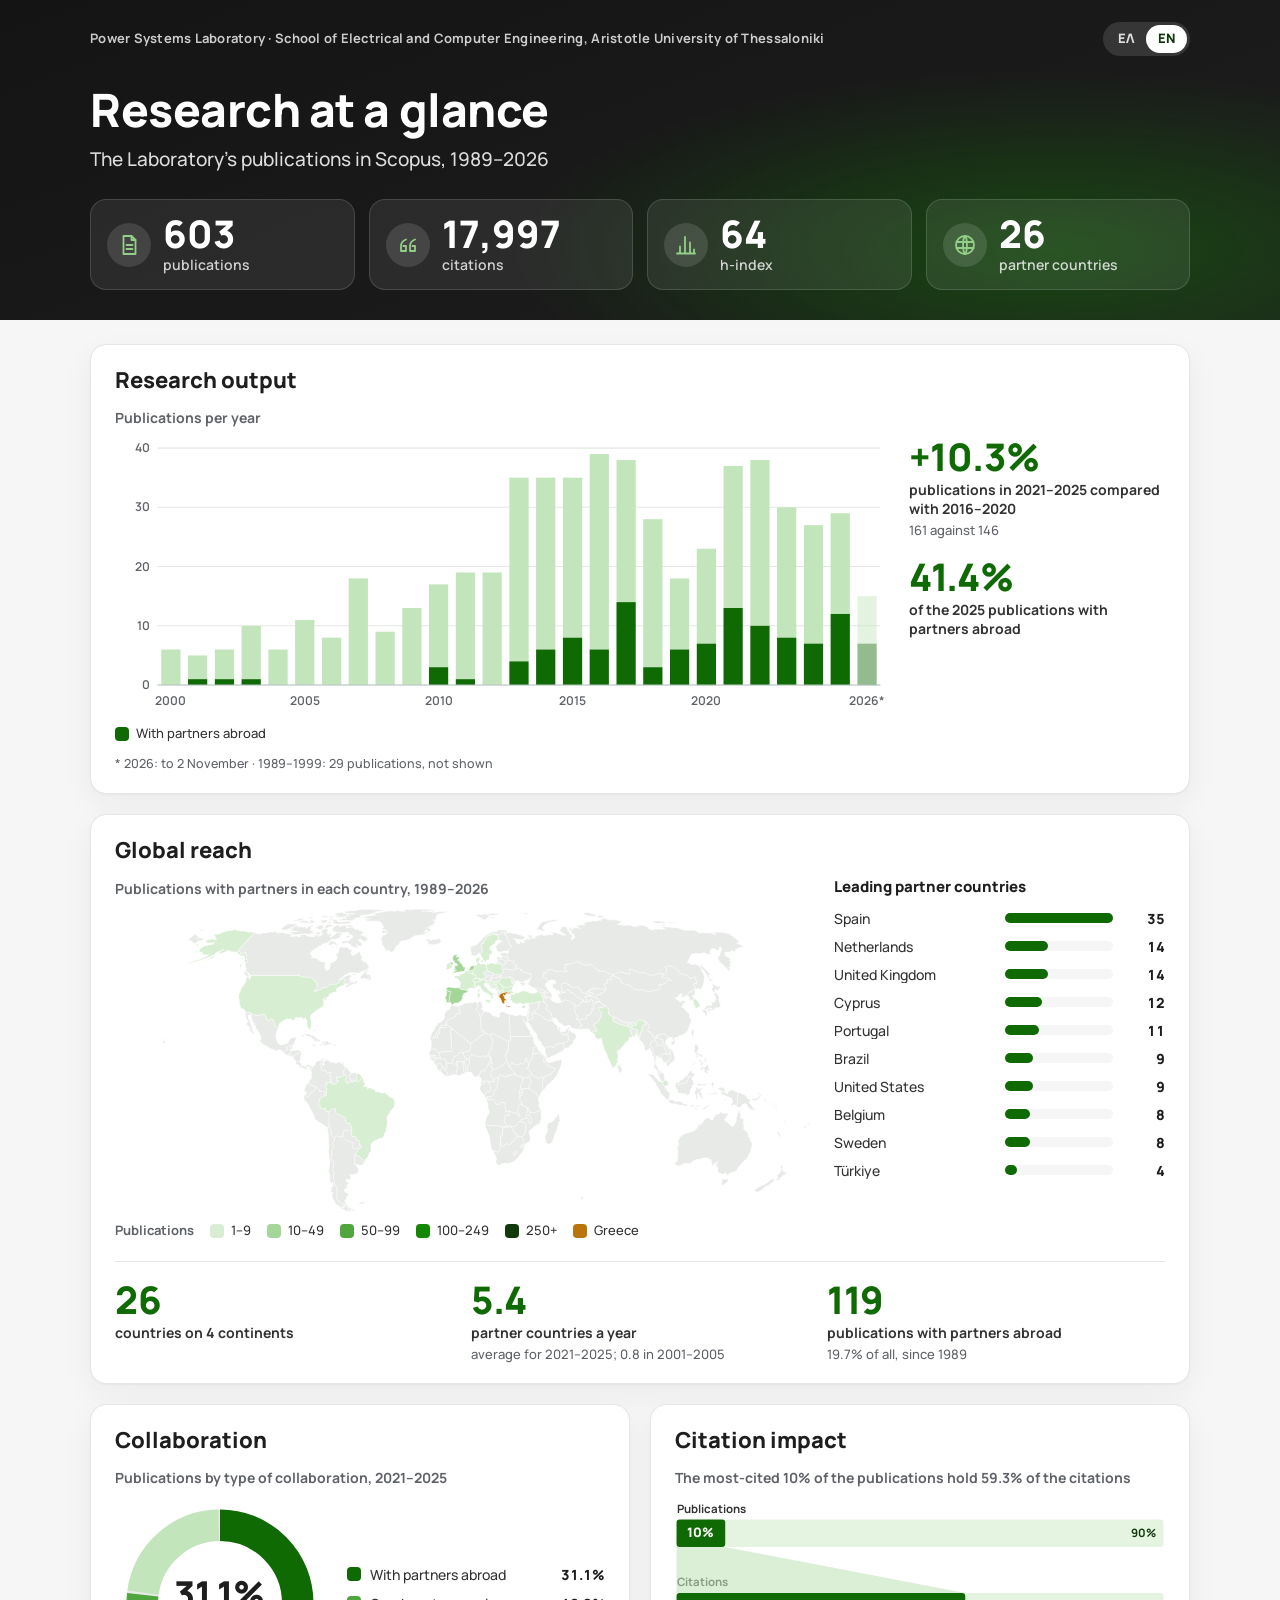
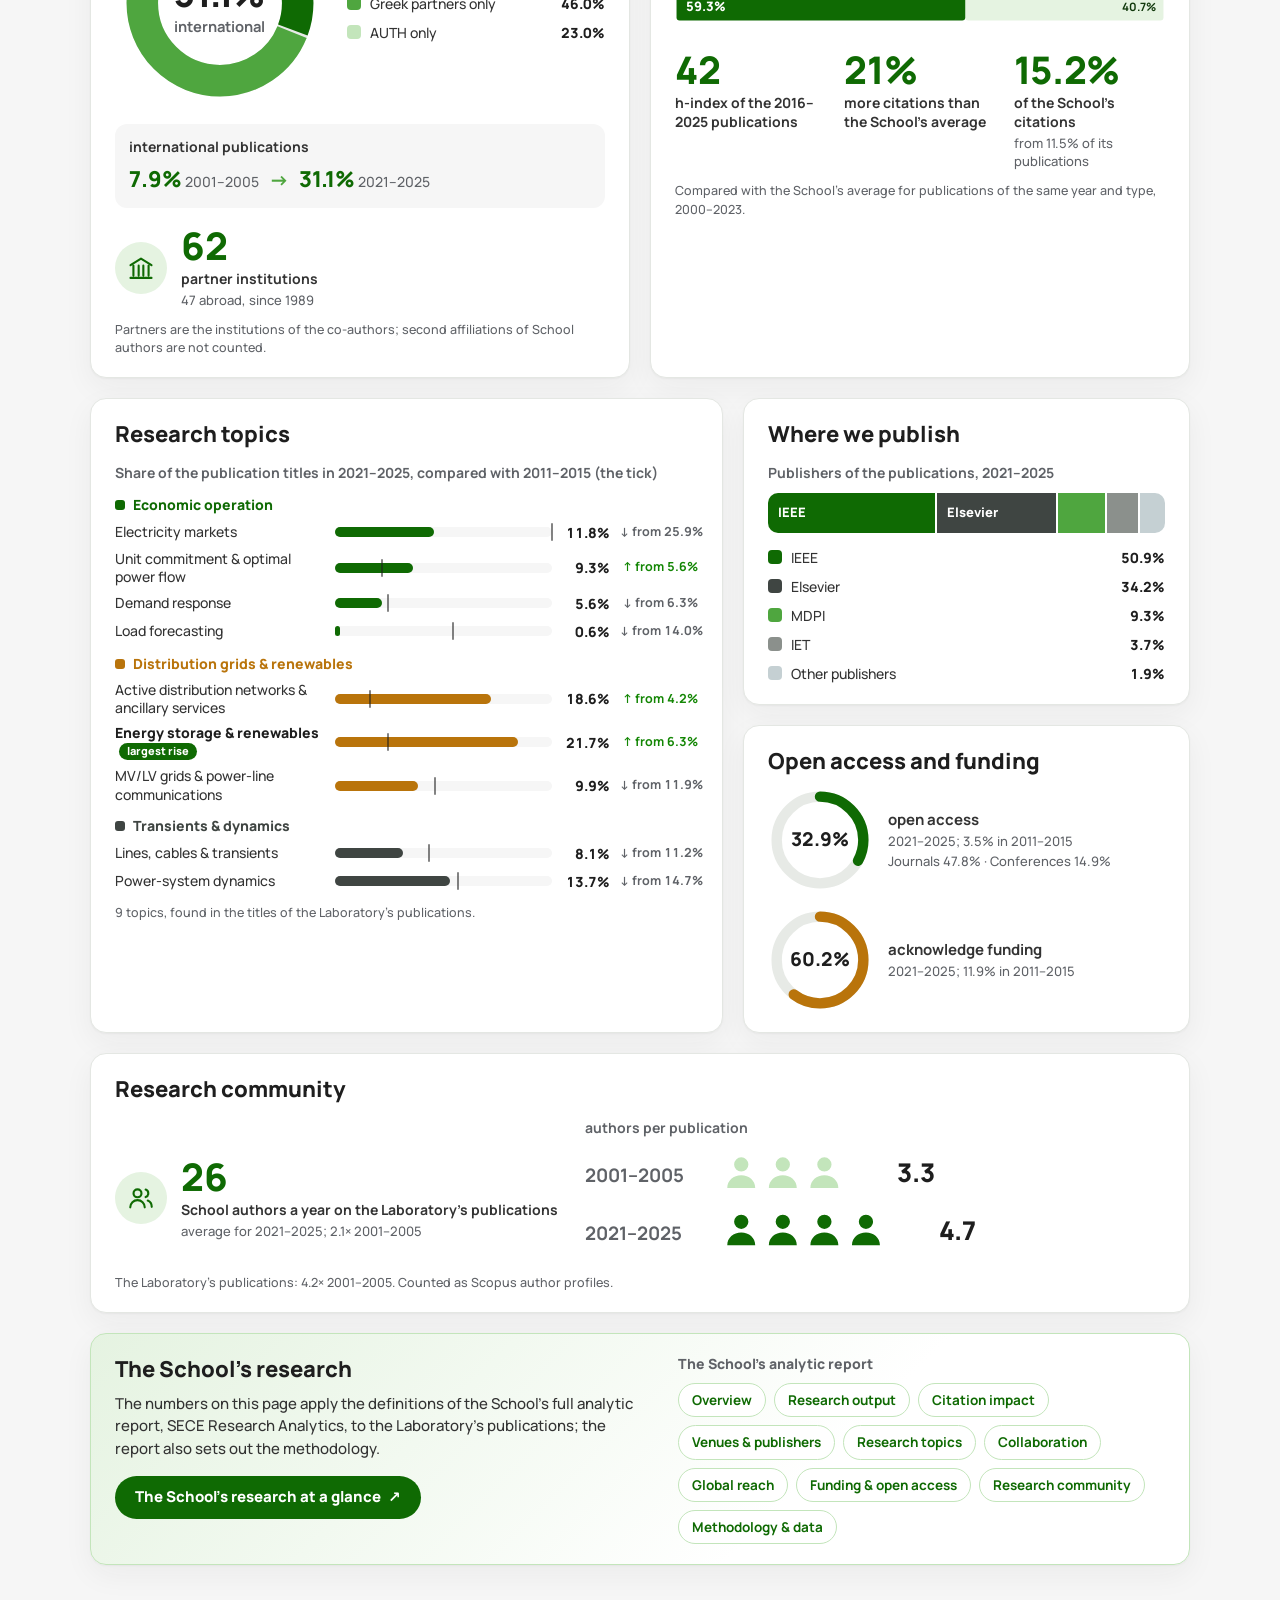
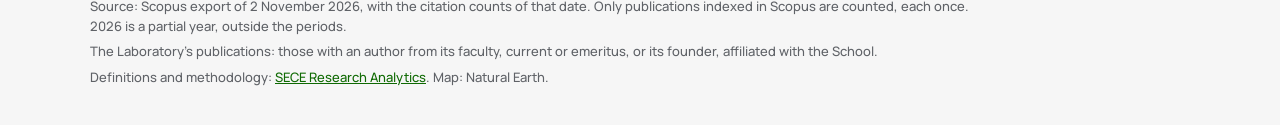
<file: en/index.html>
<!doctype html>
<html lang="en" data-el="../" data-en="./" data-glance="psl">
<head>
<meta charset="utf-8">
<meta name="viewport" content="width=device-width, initial-scale=1">
<title>Research at a glance · Power Systems Laboratory, AUTH</title>
<meta name="description" content="The research of the Power Systems Laboratory, Aristotle University of Thessaloniki, in numbers: publications, citations, collaboration, topics and open access, from Scopus data.">
<link rel="canonical" href="https://georgekrd.github.io/PSL-Research-at-a-glance/en/">
<link rel="alternate" hreflang="el" href="https://georgekrd.github.io/PSL-Research-at-a-glance/">
<link rel="alternate" hreflang="en" href="https://georgekrd.github.io/PSL-Research-at-a-glance/en/">
<link rel="alternate" hreflang="x-default" href="https://georgekrd.github.io/PSL-Research-at-a-glance/">
<meta property="og:type" content="website">
<meta property="og:title" content="Research at a glance · Power Systems Laboratory, AUTH">
<meta property="og:description" content="The research of the Power Systems Laboratory, Aristotle University of Thessaloniki, in numbers: publications, citations, collaboration, topics and open access, from Scopus data.">
<meta property="og:url" content="https://georgekrd.github.io/PSL-Research-at-a-glance/en/">
<meta name="theme-color" content="#1e1e1e">
<link rel="icon" href="../assets/favicon.svg" type="image/svg+xml">
<link rel="stylesheet" href="../assets/glance.css">
<link rel="stylesheet" href="../assets/theme.css"><script>
/* ?lang=el or ?lang=en opens that language; ?embed=1 drops the page title (for a page that embeds this one). */
(function () {
  var q = new URLSearchParams(location.search), want = q.get("lang"), root = document.documentElement;
  if ((want === "el" || want === "en") && want !== root.lang) {
    q.delete("lang");
    var s = q.toString();
    location.replace(new URL(root.getAttribute("data-" + want), location.href).href + (s ? "?" + s : "") + location.hash);
  }
  if (q.get("embed") === "1") root.className += " embed";
})();
</script>
</head>
<body>
<header class="hero">
  <div class="wrap">
    <div class="hero-bar">
      <p class="eyebrow">Power Systems Laboratory · School of Electrical and Computer Engineering, Aristotle University of Thessaloniki</p>
      <nav class="lang-switch" aria-label="Language">
        <a href="../" hreflang="el" lang="el">ΕΛ</a>
        <a href="./" hreflang="en" lang="en" aria-current="page">EN</a>
      </nav>
    </div>
    <div class="hero-title">
      <h1>Research at a glance</h1>
      <p class="lead">The Laboratory&#39;s publications in Scopus, 1989–2026</p>
    </div>
    <ul class="kpis">
      <li class="kpi"><span class="kpi-icon" aria-hidden="true"><svg viewBox="0 0 24 24" fill="none" stroke="currentColor" stroke-width="1.8" stroke-linecap="round" stroke-linejoin="round"><path d="M6.5 3h8l4 4v14h-12z"/><path d="M14.5 3v4h4M9.5 12h6M9.5 16h6"/></svg></span><span class="kpi-value">603</span><span class="kpi-label">publications</span></li>
      <li class="kpi"><span class="kpi-icon" aria-hidden="true"><svg viewBox="0 0 24 24" fill="none" stroke="currentColor" stroke-width="1.8" stroke-linecap="round" stroke-linejoin="round"><path d="M10 6.5C6.9 7.6 5 10 5 13.3V18h5v-5H7.4M19 6.5c-3.1 1.1-5 3.5-5 6.8V18h5v-5h-2.6"/></svg></span><span class="kpi-value">17,997</span><span class="kpi-label">citations</span></li>
      <li class="kpi"><span class="kpi-icon" aria-hidden="true"><svg viewBox="0 0 24 24" fill="none" stroke="currentColor" stroke-width="1.8" stroke-linecap="round" stroke-linejoin="round"><path d="M3 20.5h18M6 20.5v-7M11 20.5V4M16 20.5v-11M20 20.5v-4"/></svg></span><span class="kpi-value">64</span><span class="kpi-label">h-index</span></li>
      <li class="kpi"><span class="kpi-icon" aria-hidden="true"><svg viewBox="0 0 24 24" fill="none" stroke="currentColor" stroke-width="1.8" stroke-linecap="round" stroke-linejoin="round"><circle cx="12" cy="12" r="9"/><path d="M3.5 9h17M3.5 15h17M12 3c2.6 2.6 2.6 15.4 0 18M12 3c-2.6 2.6-2.6 15.4 0 18"/></svg></span><span class="kpi-value">26</span><span class="kpi-label">partner countries</span></li>
    </ul>
  </div>
</header>

<main class="wrap grid">
  <section class="card span-12" id="output" aria-labelledby="h-output">
    <div class="card-head"><h2 id="h-output">Research output</h2></div>
    <div class="split split-output">
      <figure class="figure">
        <figcaption class="fig-title">Publications per year</figcaption>
        <svg class="chart chart-years" viewBox="0 0 760 272" role="img" aria-label="Publications per year" xmlns="http://www.w3.org/2000/svg"><line class="gridline" x1="42" x2="756" y1="244.0" y2="244.0"/><text class="tick" x="35" y="248.0" text-anchor="end">0</text><line class="gridline" x1="42" x2="756" y1="185.5" y2="185.5"/><text class="tick" x="35" y="189.5" text-anchor="end">10</text><line class="gridline" x1="42" x2="756" y1="127.0" y2="127.0"/><text class="tick" x="35" y="131.0" text-anchor="end">20</text><line class="gridline" x1="42" x2="756" y1="68.5" y2="68.5"/><text class="tick" x="35" y="72.5" text-anchor="end">30</text><line class="gridline" x1="42" x2="756" y1="10.0" y2="10.0"/><text class="tick" x="35" y="14.0" text-anchor="end">40</text><g class="bar"><title>2000: 6 publications, 0 with partners abroad (0.0%)</title><rect class="rest" x="45.7" y="208.9" width="19.0" height="35.1"/><rect class="intl" x="45.7" y="244.0" width="19.0" height="0.0"/></g><text class="tick" x="55.2" y="264" text-anchor="middle">2000</text><g class="bar"><title>2001: 5 publications, 1 with partners abroad (20.0%)</title><rect class="rest" x="72.1" y="214.8" width="19.0" height="23.4"/><rect class="intl" x="72.1" y="238.2" width="19.0" height="5.8"/></g><g class="bar"><title>2002: 6 publications, 1 with partners abroad (16.7%)</title><rect class="rest" x="98.6" y="208.9" width="19.0" height="29.2"/><rect class="intl" x="98.6" y="238.2" width="19.0" height="5.8"/></g><g class="bar"><title>2003: 10 publications, 1 with partners abroad (10.0%)</title><rect class="rest" x="125.0" y="185.5" width="19.0" height="52.6"/><rect class="intl" x="125.0" y="238.2" width="19.0" height="5.8"/></g><g class="bar"><title>2004: 6 publications, 0 with partners abroad (0.0%)</title><rect class="rest" x="151.5" y="208.9" width="19.0" height="35.1"/><rect class="intl" x="151.5" y="244.0" width="19.0" height="0.0"/></g><g class="bar"><title>2005: 11 publications, 0 with partners abroad (0.0%)</title><rect class="rest" x="177.9" y="179.7" width="19.0" height="64.3"/><rect class="intl" x="177.9" y="244.0" width="19.0" height="0.0"/></g><text class="tick minor" x="187.4" y="264" text-anchor="middle">2005</text><g class="bar"><title>2006: 8 publications, 0 with partners abroad (0.0%)</title><rect class="rest" x="204.4" y="197.2" width="19.0" height="46.8"/><rect class="intl" x="204.4" y="244.0" width="19.0" height="0.0"/></g><g class="bar"><title>2007: 18 publications, 0 with partners abroad (0.0%)</title><rect class="rest" x="230.8" y="138.7" width="19.0" height="105.3"/><rect class="intl" x="230.8" y="244.0" width="19.0" height="0.0"/></g><g class="bar"><title>2008: 9 publications, 0 with partners abroad (0.0%)</title><rect class="rest" x="257.3" y="191.3" width="19.0" height="52.6"/><rect class="intl" x="257.3" y="244.0" width="19.0" height="0.0"/></g><g class="bar"><title>2009: 13 publications, 0 with partners abroad (0.0%)</title><rect class="rest" x="283.7" y="167.9" width="19.0" height="76.0"/><rect class="intl" x="283.7" y="244.0" width="19.0" height="0.0"/></g><g class="bar"><title>2010: 17 publications, 3 with partners abroad (17.6%)</title><rect class="rest" x="310.1" y="144.6" width="19.0" height="81.9"/><rect class="intl" x="310.1" y="226.4" width="19.0" height="17.6"/></g><text class="tick" x="319.7" y="264" text-anchor="middle">2010</text><g class="bar"><title>2011: 19 publications, 1 with partners abroad (5.3%)</title><rect class="rest" x="336.6" y="132.8" width="19.0" height="105.3"/><rect class="intl" x="336.6" y="238.2" width="19.0" height="5.8"/></g><g class="bar"><title>2012: 19 publications, 0 with partners abroad (0.0%)</title><rect class="rest" x="363.0" y="132.8" width="19.0" height="111.2"/><rect class="intl" x="363.0" y="244.0" width="19.0" height="0.0"/></g><g class="bar"><title>2013: 35 publications, 4 with partners abroad (11.4%)</title><rect class="rest" x="389.5" y="39.2" width="19.0" height="181.3"/><rect class="intl" x="389.5" y="220.6" width="19.0" height="23.4"/></g><g class="bar"><title>2014: 35 publications, 6 with partners abroad (17.1%)</title><rect class="rest" x="415.9" y="39.2" width="19.0" height="169.7"/><rect class="intl" x="415.9" y="208.9" width="19.0" height="35.1"/></g><g class="bar"><title>2015: 35 publications, 8 with partners abroad (22.9%)</title><rect class="rest" x="442.4" y="39.2" width="19.0" height="157.9"/><rect class="intl" x="442.4" y="197.2" width="19.0" height="46.8"/></g><text class="tick minor" x="451.9" y="264" text-anchor="middle">2015</text><g class="bar"><title>2016: 39 publications, 6 with partners abroad (15.4%)</title><rect class="rest" x="468.8" y="15.8" width="19.0" height="193.1"/><rect class="intl" x="468.8" y="208.9" width="19.0" height="35.1"/></g><g class="bar"><title>2017: 38 publications, 14 with partners abroad (36.8%)</title><rect class="rest" x="495.3" y="21.7" width="19.0" height="140.4"/><rect class="intl" x="495.3" y="162.1" width="19.0" height="81.9"/></g><g class="bar"><title>2018: 28 publications, 3 with partners abroad (10.7%)</title><rect class="rest" x="521.7" y="80.2" width="19.0" height="146.2"/><rect class="intl" x="521.7" y="226.4" width="19.0" height="17.6"/></g><g class="bar"><title>2019: 18 publications, 6 with partners abroad (33.3%)</title><rect class="rest" x="548.1" y="138.7" width="19.0" height="70.2"/><rect class="intl" x="548.1" y="208.9" width="19.0" height="35.1"/></g><g class="bar"><title>2020: 23 publications, 7 with partners abroad (30.4%)</title><rect class="rest" x="574.6" y="109.4" width="19.0" height="93.6"/><rect class="intl" x="574.6" y="203.1" width="19.0" height="41.0"/></g><text class="tick" x="584.1" y="264" text-anchor="middle">2020</text><g class="bar"><title>2021: 37 publications, 13 with partners abroad (35.1%)</title><rect class="rest" x="601.0" y="27.6" width="19.0" height="140.4"/><rect class="intl" x="601.0" y="167.9" width="19.0" height="76.0"/></g><g class="bar"><title>2022: 38 publications, 10 with partners abroad (26.3%)</title><rect class="rest" x="627.5" y="21.7" width="19.0" height="163.8"/><rect class="intl" x="627.5" y="185.5" width="19.0" height="58.5"/></g><g class="bar"><title>2023: 30 publications, 8 with partners abroad (26.7%)</title><rect class="rest" x="653.9" y="68.5" width="19.0" height="128.7"/><rect class="intl" x="653.9" y="197.2" width="19.0" height="46.8"/></g><g class="bar"><title>2024: 27 publications, 7 with partners abroad (25.9%)</title><rect class="rest" x="680.4" y="86.1" width="19.0" height="117.0"/><rect class="intl" x="680.4" y="203.1" width="19.0" height="41.0"/></g><g class="bar"><title>2025: 29 publications, 12 with partners abroad (41.4%)</title><rect class="rest" x="706.8" y="74.3" width="19.0" height="99.5"/><rect class="intl" x="706.8" y="173.8" width="19.0" height="70.2"/></g><g class="bar partial"><title>2026 (to 2 November): 15 publications, 7 with partners abroad</title><rect class="rest" x="733.3" y="156.2" width="19.0" height="46.8"/><rect class="intl" x="733.3" y="203.1" width="19.0" height="41.0"/></g><text class="tick" x="742.8" y="264" text-anchor="middle">2026*</text><line class="axis" x1="42" x2="756" y1="244.0" y2="244.0"/></svg>
        <ul class="legend">
          <li><span class="swatch intl"></span>With partners abroad</li>
        </ul>
        <p class="note">* 2026: to 2 November · 1989–1999: 29 publications, not shown</p>
      </figure>
      <div class="stats stats-stack">
<div class="stat"><span class="stat-value">+10.3%</span><span class="stat-label">publications in 2021–2025 compared with 2016–2020</span><span class="stat-sub">161 against 146</span></div><div class="stat"><span class="stat-value">41.4%</span><span class="stat-label">of the 2025 publications with partners abroad</span></div>      </div>
    </div>
  </section>

  <section class="card span-12" id="reach" aria-labelledby="h-reach">
    <div class="card-head"><h2 id="h-reach">Global reach</h2></div>
    <div class="split split-geo">
      <figure class="figure">
        <figcaption class="fig-title">Publications with partners in each country, 1989–2026</figcaption>
        <div class="map-wrap"><svg class="chart chart-map" viewBox="0 0 1000 435.1" role="img" aria-label="World map of the Laboratory&#x27;s 26 partner countries, shaded by the number of joint publications" xmlns="http://www.w3.org/2000/svg"><g class="land"><path d="M674.4,133.1 678.9,134.2 680.6,133.2 681.6,133.8 682.1,132.3 683.7,132.4 684.0,130.6 684.8,129.4 686.4,130.2 686.4,131.2 687.2,131.3 687.6,134.1 688.9,135.1 692.0,132.7 696.6,132.9 697.3,133.8 689.0,135.9 687.8,137.3 689.4,140.3 688.4,141.7 688.8,142.9 688.3,144.1 685.7,144.0 687.2,146.2 685.7,147.0 684.9,149.0 685.4,151.0 684.6,151.9 681.5,152.0 681.4,152.9 679.4,152.9 678.2,154.8 678.6,157.6 675.3,158.9 673.4,158.6 673.0,159.3 671.3,158.9 668.7,159.4 663.9,157.7 665.9,154.8 665.3,152.7 663.2,152.1 661.4,147.4 662.2,145.6 660.9,145.1 661.6,138.7 664.5,139.9 666.4,139.5 666.7,138.0 668.7,137.5 670.0,136.5 670.0,133.9 672.0,133.3 672.2,132.1Z"/><path d="M535.7,274.5 545.8,274.2 547.3,278.6 549.0,281.3 551.8,280.6 553.3,281.1 554.5,278.4 556.2,278.2 556.4,277.7 557.8,277.7 557.5,278.8 560.9,278.8 561.5,282.1 561.2,286.1 562.2,287.3 561.9,291.2 565.6,290.5 566.9,290.6 567.1,291.7 567.0,297.1 561.2,297.1 560.8,307.4 564.3,312.2 559.2,313.5 552.5,313.0 550.6,311.5 539.0,311.8 537.3,310.4 535.5,310.3 532.5,311.4 532.3,309.4 533.9,302.1 535.5,297.8 538.1,294.3 538.4,291.9 538.3,290.0 536.1,284.9 537.1,282.9 535.7,277.6 534.3,275.6ZM535.5,271.3 534.9,273.6 534.2,273.9 533.5,271.5 535.5,269.5 536.5,270.6Z"/><path d="M554.3,121.8 553.4,124.2 552.3,125.7 551.9,125.5 551.8,124.8 550.3,123.7 549.9,122.2 550.3,118.9 549.6,117.4 550.6,115.8 550.8,116.4 551.4,116.1 552.7,117.3 553.2,121.0Z"/><path d="M641.0,176.0 641.5,175.9 641.7,176.8 643.8,176.3 647.7,176.4 652.6,170.1 653.3,171.2 653.9,173.8 652.5,173.8 652.6,176.0 653.1,176.4 651.9,177.1 652.1,178.4 651.0,181.8 642.6,180.1Z"/><path d="M335.1,427.4 337.1,429.7 340.8,431.6 344.4,432.3 343.9,433.9 341.7,434.0 340.1,432.9 336.1,432.9 333.6,426.0ZM344.7,356.3 344.9,367.5 348.7,370.3 348.8,372.5 350.7,374.0 350.8,375.6 349.1,379.7 345.5,381.5 340.4,382.2 337.5,381.8 338.5,383.8 338.5,386.2 339.3,387.9 338.0,389.0 335.5,389.4 332.7,388.3 331.9,389.1 333.0,392.3 335.0,393.3 336.2,392.3 337.3,394.0 335.2,395.0 333.7,397.0 334.0,401.9 331.6,401.9 330.1,403.6 330.0,406.0 333.1,408.3 335.7,409.0 335.7,411.8 333.3,413.6 332.8,417.3 331.0,418.5 330.4,420.0 332.3,423.3 334.5,425.1 325.0,424.0 323.3,422.2 322.6,419.8 321.0,420.0 319.8,418.9 318.4,415.6 319.9,414.2 320.0,412.2 319.2,410.6 319.7,407.8 319.3,403.6 318.5,401.7 319.4,401.1 318.8,399.9 317.4,399.3 317.9,397.9 316.4,396.7 314.8,393.0 315.6,392.3 314.2,388.4 313.9,382.1 315.2,380.9 313.7,377.8 313.0,374.8 314.5,372.6 313.8,369.9 314.7,366.7 314.1,363.7 313.3,363.1 311.0,357.5 312.0,354.1 311.2,350.9 311.7,347.9 312.9,344.9 314.5,342.8 313.5,341.5 313.9,340.5 313.1,335.0 315.8,333.4 316.3,330.0 315.9,329.2 317.8,326.2 321.5,327.0 323.4,329.4 324.2,326.8 327.3,326.9 333.5,332.9 335.8,333.4 342.4,337.1 343.0,338.6 340.9,343.6 346.9,345.0 349.0,344.4 351.1,341.9 351.2,339.0 352.5,338.4 354.1,340.3 354.3,342.9 350.6,346.0 348.0,349.2 345.0,353.7Z"/><path d="M621.3,128.5 620.3,128.6 618.9,126.2 617.8,126.2 613.1,123.7 613.1,122.1 612.5,121.0 616.0,120.5 617.7,121.9 617.3,122.7 618.9,123.8 618.3,124.8 620.8,126.3Z"/><path d="M671.2,413.4 672.5,414.4 674.7,414.8 673.4,416.8 669.6,417.0Z"/><path d="M883.1,388.5 881.2,392.3 879.7,393.5 878.0,396.1 877.6,395.2 874.5,397.4 872.6,397.1 873.4,389.4 874.2,387.9 877.7,389.3 881.7,388.3ZM833.7,361.9 831.1,362.7 828.6,365.7 824.5,366.1 822.4,365.5 818.5,366.0 816.3,367.7 815.6,367.6 812.3,369.6 808.6,369.4 805.3,366.7 806.0,364.8 808.1,363.7 809.5,360.2 809.5,353.1 810.1,351.2 809.8,348.1 809.0,346.8 809.3,344.3 808.4,340.3 809.3,341.7 809.1,338.6 810.7,340.9 811.1,339.2 809.9,334.6 812.1,330.3 812.2,328.3 813.8,326.0 813.5,328.5 815.1,326.2 821.6,322.5 822.9,322.3 823.5,322.7 829.0,320.1 830.6,320.2 833.6,319.2 838.4,314.4 839.1,311.3 841.5,308.5 842.2,311.3 843.5,310.7 842.8,309.1 843.9,307.5 845.0,308.3 845.8,305.8 848.4,302.9 849.9,302.3 850.0,301.4 851.2,301.8 851.4,301.0 854.1,300.1 855.9,301.6 857.2,303.5 860.6,303.8 860.3,302.0 862.0,299.4 863.4,298.6 863.1,297.7 864.6,295.9 866.4,294.7 867.8,295.1 870.2,294.5 870.4,292.8 868.5,291.8 870.0,291.3 873.1,293.4 875.3,294.3 876.2,293.9 877.8,294.9 881.3,293.7 882.3,295.3 880.1,298.3 879.1,298.5 879.2,299.8 876.9,303.0 877.0,303.9 880.9,306.8 883.7,309.8 885.8,310.7 886.0,311.7 888.5,312.8 890.5,311.7 894.2,304.1 894.4,299.7 895.8,296.6 895.5,295.5 897.4,291.0 898.6,289.8 899.2,291.4 899.1,293.4 899.7,293.8 899.7,295.2 900.4,296.9 900.1,299.9 900.7,302.4 902.7,301.2 904.5,303.9 903.9,305.3 904.1,309.7 904.7,310.1 904.9,312.9 904.3,314.6 904.7,316.8 910.4,321.5 909.8,322.3 910.9,324.4 911.0,327.9 912.3,327.2 913.0,328.6 913.8,328.1 913.3,331.6 916.8,337.5 916.7,340.1 915.3,344.0 915.6,346.8 909.4,358.4 907.0,361.3 904.3,362.9 896.8,371.5 893.3,377.3 891.2,378.4 888.2,378.5 881.1,382.5 878.3,380.5 879.5,378.8 874.4,381.8 867.8,379.2 867.1,377.2 867.8,373.1 867.1,371.7 864.7,371.4 866.2,369.8 866.6,367.3 864.4,369.6 861.8,370.2 866.7,364.9 867.4,362.5 862.1,366.4 860.0,369.0 858.5,367.6 859.3,365.9 857.6,362.3 858.4,361.6 855.6,359.6 853.8,359.5 851.8,357.9 846.9,358.2 839.6,360.5 837.1,360.2Z"/><path d="M542.3,98.4 542.2,99.7 540.8,99.7 541.3,100.4 540.2,103.0 538.0,103.1 536.8,103.8 531.1,102.7 530.4,101.6 528.0,102.1 527.7,102.8 523.7,101.6 524.0,100.3 524.7,100.1 526.0,101.0 526.3,100.2 528.6,100.3 530.3,99.7 532.3,100.5 532.1,97.9 532.9,97.5 533.7,96.0 535.6,97.0 537.8,95.5 539.8,96.5 540.9,96.3 542.1,96.9Z"/><path d="M618.5,128.2 616.9,126.7 616.3,125.4 618.9,126.2 620.3,128.6ZM620.1,118.6 622.2,120.6 623.4,120.8 625.0,118.6 628.4,122.7 629.6,122.8 630.5,123.7 628.5,123.9 628.2,127.6 627.4,128.4 627.7,130.0 627.1,130.1 625.2,128.4 625.8,126.8 624.9,125.9 623.9,126.1 621.3,128.5 620.8,126.3 618.3,124.8 618.9,123.8 617.3,122.7 617.7,121.9 616.0,120.5 616.5,119.9 620.0,121.1 620.3,120.7 618.8,118.9Z"/><path d="M585.6,262.9 586.4,266.0 583.6,269.6 582.4,269.7 582.3,265.8 581.6,264.3 583.3,264.6 584.2,262.7Z"/><path d="M507.6,234.7 505.2,235.1 504.5,232.9 504.7,225.4 504.1,224.7 504.0,223.1 502.2,221.0 502.5,219.3 503.5,218.9 504.0,217.5 505.4,217.2 507.0,215.3 508.0,215.3 510.1,217.1 510.6,220.2 510.1,221.5 510.4,222.3 508.2,225.4 507.6,227.4Z"/><path d="M484.9,221.3 484.7,219.4 485.5,218.1 485.4,217.0 487.6,214.3 488.1,212.0 488.8,211.2 490.2,211.7 491.3,211.0 494.4,207.7 497.0,206.3 498.6,205.9 499.3,206.5 501.0,206.5 501.2,209.5 502.8,211.7 502.9,213.3 506.1,214.0 506.0,216.2 505.4,217.2 504.0,217.5 503.5,218.9 502.5,219.3 498.8,219.0 497.9,219.5 491.8,219.4 492.1,223.7 490.2,222.9 488.9,223.0 487.9,223.8Z"/><path d="M754.6,183.2 754.9,185.6 753.9,185.1 754.5,187.7 752.2,182.8 750.8,180.9 748.2,180.7 748.7,182.1 748.1,183.9 746.9,183.3 746.6,183.8 744.6,183.2 742.4,178.0 742.5,176.1 740.7,175.2 741.1,174.0 742.5,172.8 740.2,171.0 740.8,168.8 743.2,170.2 744.5,170.4 745.2,172.7 752.1,173.6 751.3,176.4 750.2,176.6 749.6,178.5 751.4,180.2 751.5,178.1 752.3,178.1Z"/><path d="M287.5,173.0 288.1,175.7 287.8,177.6 287.1,177.8 286.7,175.9 285.8,175.0 286.7,172.9ZM289.9,170.7 289.4,170.3 289.8,168.6 288.8,166.9 290.7,168.4ZM288.6,167.5 288.5,168.4 285.4,168.9 285.5,167.7Z"/><path d="M547.6,115.9 545.2,114.7 541.9,111.4 539.9,108.9 540.4,107.6 541.3,108.3 541.8,107.7 543.0,107.6 549.1,108.8 548.6,110.2 549.9,111.5 549.6,113.0 547.8,114.2Z"/><path d="M566.7,73.3 569.3,74.1 569.8,74.9 571.0,74.5 573.4,75.2 573.9,76.7 573.5,77.5 576.4,80.1 576.3,80.6 578.9,82.0 578.1,82.7 575.7,82.9 577.3,85.9 575.2,86.1 574.6,86.7 574.7,88.3 561.7,86.5 559.8,86.5 557.4,87.5 556.3,84.7 557.7,84.0 556.5,80.3 558.8,80.3 561.2,79.1 561.6,77.4 563.4,76.4 563.0,75.0Z"/><path d="M253.1,197.1 253.5,196.5 253.9,196.8 255.2,194.9 256.2,195.3 254.7,201.3 252.9,203.4 252.1,203.4Z"/><path d="M305.6,290.7 309.1,290.9 309.7,289.9 313.5,287.4 317.1,286.8 317.3,292.7 320.5,295.6 323.6,296.2 324.8,297.4 328.0,299.0 329.7,299.0 331.4,299.9 332.4,304.2 331.6,304.2 332.9,308.0 338.3,308.2 338.4,311.3 340.0,312.3 340.8,314.3 339.9,318.3 340.4,320.1 339.6,320.8 339.4,319.8 336.7,318.1 334.1,318.1 329.4,319.0 328.4,321.9 327.8,327.6 327.3,326.9 324.2,326.8 323.4,329.4 321.5,327.0 317.8,326.2 315.9,329.2 314.0,329.6 310.4,321.5 311.0,318.3 309.4,316.9 308.7,314.6 307.2,312.3 308.6,308.8 307.1,306.1 307.7,305.0 307.1,303.8 308.0,302.1 307.8,297.1 308.4,296.0Z"/><path d="M824.2,237.4 824.0,241.0 822.7,240.9 822.1,242.0 820.8,240.4Z"/><path d="M748.4,164.5 749.7,165.5 750.0,167.5 745.4,167.4 743.8,167.9 741.1,166.7 740.9,166.0 742.2,163.6 743.5,162.8 747.0,163.6Z"/><path d="M580.9,327.1 576.8,329.5 574.3,331.9 572.3,335.3 570.8,335.6 569.9,338.2 568.2,339.0 566.0,338.8 563.6,337.5 562.2,338.2 561.5,339.8 558.7,342.3 556.7,342.6 556.2,341.4 556.5,339.4 555.0,336.3 554.3,335.8 554.7,326.3 557.4,326.2 557.9,314.5 564.2,313.3 565.3,314.6 567.1,313.4 570.0,312.9 572.3,317.9 575.3,321.5 576.4,321.9 577.1,325.1 579.2,325.6Z"/><path d="M576.9,238.1 575.9,238.4 572.0,238.0 569.7,239.2 568.5,238.5 565.4,240.1 564.2,239.8 562.9,242.0 558.8,241.0 554.7,238.7 553.2,239.8 552.1,241.4 551.9,243.7 548.1,243.0 546.5,244.7 545.0,247.7 544.6,245.3 543.3,244.2 540.7,239.7 540.6,237.4 540.8,234.8 542.8,230.9 545.2,230.7 545.7,229.9 546.8,230.7 550.4,229.4 553.0,227.0 552.7,225.9 556.2,225.8 558.8,224.3 560.8,220.7 562.2,219.4 563.9,218.8 564.3,220.2 565.9,222.3 565.7,226.0 570.4,229.6 570.5,230.7 573.6,233.8 574.3,235.7 576.4,237.0Z"/><path d="M186.6,93.9 186.7,93.0 184.5,92.5 184.6,90.8 185.2,90.0 190.7,91.5 191.3,94.1 193.0,95.4 193.1,97.2 191.6,97.6 188.3,96.2 188.2,95.0ZM179.6,84.2 179.7,82.8 179.1,81.8 180.4,79.5 181.2,79.9 183.7,79.6 180.6,83.1 181.1,85.6 180.2,85.6ZM188.0,87.1 189.5,85.2 187.2,83.8 188.4,81.3 187.0,79.1 188.1,77.5 190.4,76.0 191.7,74.1 189.0,72.2 189.3,66.6 187.6,64.0 187.6,62.5 180.9,65.1 179.9,61.8 178.3,61.0 176.1,60.9 190.7,44.4 200.8,34.1 208.1,36.3 214.5,34.3 217.3,34.6 225.8,32.7 226.2,33.9 228.3,33.2 230.0,31.9 231.2,32.2 232.5,34.7 237.0,32.8 235.5,34.9 238.5,34.5 240.0,33.7 242.4,33.8 244.7,35.0 248.8,36.0 253.6,36.3 255.4,37.7 251.2,39.1 254.7,39.7 263.0,38.8 264.0,40.5 267.4,39.1 266.1,37.9 268.2,37.0 272.8,36.6 274.1,37.2 275.1,38.7 277.7,38.5 280.6,39.8 287.4,39.4 288.3,37.7 290.6,37.2 293.3,38.1 291.5,40.8 294.3,38.5 296.0,38.6 298.8,35.8 297.7,34.1 296.0,33.0 298.3,30.0 302.1,28.1 304.5,28.5 305.8,29.7 306.6,32.7 303.9,34.1 307.5,34.6 305.6,37.5 309.9,35.3 311.3,37.1 309.4,39.1 310.4,41.0 316.8,36.6 318.8,33.6 324.6,34.2 326.6,35.6 326.0,36.9 323.5,38.4 324.2,39.9 323.2,41.3 317.8,43.2 314.5,43.7 312.8,42.8 306.5,47.9 302.8,49.8 299.5,50.0 297.0,51.3 295.8,53.1 293.0,53.5 284.5,59.2 282.3,61.5 280.3,65.0 283.4,65.5 282.9,70.6 286.5,70.0 290.2,71.3 292.0,72.4 293.0,73.9 297.5,76.0 303.8,76.5 302.3,79.1 301.8,82.2 302.1,85.7 304.6,88.7 306.8,87.6 309.4,84.4 310.1,79.6 309.1,77.9 313.5,76.5 317.1,74.4 319.3,72.2 319.9,70.2 319.4,67.6 317.6,65.4 321.7,62.3 322.0,59.6 323.4,55.0 325.3,54.3 331.0,55.4 333.2,54.6 336.9,57.3 337.1,58.5 341.1,58.7 339.2,64.9 341.2,65.4 342.2,67.2 346.2,65.5 351.7,60.8 355.5,70.9 353.9,72.8 358.0,76.3 361.6,77.1 362.8,78.1 363.0,80.7 364.8,81.1 365.4,82.2 364.6,85.7 360.5,88.0 356.1,89.1 352.3,91.7 348.0,92.2 342.9,91.5 336.6,91.7 333.9,94.0 330.3,95.4 321.6,102.5 323.9,102.0 329.2,97.8 335.2,95.2 339.0,94.9 340.8,96.4 337.8,98.6 337.8,104.4 340.6,106.0 344.9,105.5 348.4,101.9 347.9,104.3 349.3,105.4 345.6,107.5 339.5,109.4 333.2,113.0 331.4,112.8 332.0,110.1 337.1,107.4 330.1,107.9 328.9,106.1 330.2,101.8 329.3,100.8 327.5,101.4 326.9,100.5 324.3,102.9 321.5,106.9 319.4,107.5 318.9,108.3 310.4,108.4 304.1,112.8 299.2,112.8 297.9,113.3 297.9,115.2 294.1,116.8 291.3,117.4 287.8,119.1 286.3,118.1 290.5,113.0 291.3,107.2 289.2,105.7 289.7,105.2 288.8,104.8 288.6,103.5 287.3,103.8 287.2,102.3 280.1,97.8 277.5,98.7 274.0,97.9 271.8,98.3 269.8,97.4 265.8,96.7 265.3,96.1 265.6,94.4 264.7,94.4 264.2,95.6 195.3,95.6 191.3,91.1 187.6,89.8ZM287.6,34.9 292.4,32.9 295.0,34.1 295.9,35.7 293.9,36.7 291.6,35.9 289.6,36.2ZM286.3,33.2 285.2,34.4 281.6,34.6 282.1,35.7 280.7,36.7 274.0,35.5 256.9,37.3 256.8,36.0 254.5,35.2 252.4,35.6 251.5,33.4 262.9,32.3 259.3,31.6 251.7,31.8 251.4,30.8 257.2,29.7 254.0,29.7 251.0,29.0 256.9,26.0 263.8,24.4 265.5,24.9 263.4,26.1 268.7,25.3 270.4,26.6 273.8,25.3 275.0,26.2 274.5,28.8 276.5,27.7 277.3,25.0 279.4,24.6 282.5,26.1 280.9,30.6ZM301.2,23.9 298.3,25.2 300.6,26.4 298.5,28.8 294.3,29.8 292.4,29.6 291.8,28.6 288.2,26.5 288.9,25.6 292.8,26.0 291.9,24.2 295.3,23.0 297.3,23.5 301.2,23.2ZM260.4,24.6 253.6,26.5 249.4,28.3 248.3,29.5 241.6,30.8 241.6,29.6 238.1,28.2 246.8,23.4 246.4,21.8 253.7,21.4 261.1,22.1 263.6,23.9ZM282.1,23.6 284.9,23.5 286.0,24.1 282.8,25.8 281.1,24.0ZM278.6,20.4 269.4,21.5 269.9,20.7 275.1,19.5 265.7,19.9 263.4,19.4 271.1,16.2 275.9,17.1 278.0,18.6 281.3,18.7 280.7,16.3 283.4,15.4 285.2,15.7 284.7,17.8 288.8,17.5 288.1,18.7 285.8,20.0ZM296.8,19.8 298.1,18.3 294.7,18.5 296.3,16.6 305.2,15.6 305.7,16.8 302.2,20.0 298.7,20.2ZM272.6,13.3 270.3,15.2 267.9,16.1 257.5,17.7 255.4,17.1 266.5,13.6ZM280.4,12.3 283.5,12.1 285.9,12.5 284.5,13.2 280.1,13.9 278.0,13.1ZM309.0,11.3 309.8,10.3 313.1,10.6 314.7,11.4 313.3,12.3 310.0,12.8 308.9,12.2ZM302.6,12.4 300.2,11.6 295.9,11.5 298.5,10.8 296.8,10.2 297.6,9.3 305.4,10.5 305.5,12.7ZM284.9,10.4 287.8,11.0 281.7,11.5 282.1,11.1ZM342.6,105.0 341.6,105.3 338.7,103.9 338.4,102.8 339.6,101.8 340.1,103.4 344.1,103.7ZM362.1,93.8 364.1,94.6 365.5,93.9 367.7,94.8 366.3,97.1 368.2,96.6 368.5,100.3 366.8,103.1 364.1,102.6 365.2,100.0 364.6,99.6 361.1,102.3 359.6,102.2 361.7,100.7 359.5,99.9 352.0,100.0 351.8,99.1 353.7,98.0 352.8,97.1 355.4,95.2 359.3,90.2 361.3,88.4 363.7,87.3 364.8,87.5 359.9,93.0 361.8,92.0 363.3,92.7ZM345.7,95.3 342.8,94.3 340.9,92.9 341.9,92.6 344.9,93.4 347.0,94.7 346.9,95.3ZM318.0,56.8 318.0,55.7 319.4,54.8 320.2,54.9 320.5,55.5 318.9,57.0ZM310.4,55.4 310.3,54.6 312.6,53.3 315.7,53.3 311.9,55.5ZM320.9,50.9 318.5,51.8 315.3,51.1 314.8,49.8 307.7,52.9 307.9,51.2 304.7,51.5 307.4,50.0 311.2,45.2 312.7,45.4 312.4,46.6 313.7,46.2 318.6,48.8 318.1,50.2 319.8,50.0ZM336.8,38.0 338.1,38.8 337.1,40.3 335.2,41.2 332.7,41.3 332.9,39.9 334.7,38.4ZM349.3,29.0 350.6,30.8 355.1,31.8 356.4,32.9 357.2,35.5 352.6,36.8 356.9,38.6 360.0,39.2 362.0,41.8 365.3,42.0 363.8,44.0 358.6,47.3 356.4,46.0 354.1,43.3 351.1,43.7 350.1,45.3 354.8,49.0 355.0,51.9 353.4,54.0 346.2,50.9 350.0,55.1 349.9,56.1 344.3,55.0 340.2,53.3 338.1,51.9 339.2,51.1 334.0,48.2 333.6,49.0 327.0,49.5 325.6,48.5 328.1,46.4 337.0,46.0 336.8,44.9 338.2,43.5 342.4,40.8 342.1,38.6 339.5,37.2 335.6,36.3 337.4,35.6 336.1,33.9 334.3,33.7 333.1,32.8 331.5,33.6 327.5,34.0 320.1,33.4 313.0,32.1 311.9,31.2 314.9,30.0 311.9,29.9 313.1,27.2 316.3,24.8 319.2,23.8 324.9,23.1 322.3,24.8 322.8,26.4 326.1,24.3 332.0,23.2 333.8,25.9 332.4,27.7 337.0,26.9 339.5,25.9 345.5,28.5 345.1,29.7ZM304.3,27.8 302.0,27.7 302.4,25.3 303.4,24.0 305.3,22.9 307.9,22.2 315.5,22.9 310.7,25.3 307.9,25.8ZM343.2,24.9 342.9,25.6 336.1,25.9 334.2,24.3 334.9,23.4 336.0,23.2 340.5,23.5ZM310.2,18.3 311.2,19.2 311.3,20.0 309.5,21.0 304.8,20.2 306.7,19.0ZM313.5,16.6 309.6,16.3 308.0,15.5 309.6,14.5 313.5,14.7 315.0,15.5 318.9,15.5 320.0,16.3 318.8,17.2 321.4,18.4 326.8,18.7 334.6,18.0 337.8,18.1 339.3,19.1 339.0,20.2 333.9,21.4 321.2,21.5 313.4,20.4 314.6,17.7ZM316.5,13.3 315.1,13.7 311.6,13.5 311.7,12.8 315.6,12.9ZM345.6,2.1 346.9,2.6 349.6,1.5 352.3,1.2 367.8,0.8 380.2,1.2 386.7,2.0 386.1,2.6 374.0,4.4 378.0,4.4 369.0,6.3 364.3,8.2 352.5,9.3 354.9,9.6 353.3,10.0 354.0,11.2 343.1,14.4 343.0,14.9 346.4,14.8 346.0,15.5 339.7,17.0 335.0,16.3 328.9,16.7 322.5,16.2 323.2,15.0 327.3,14.5 327.8,12.7 329.1,12.5 333.5,13.6 332.1,12.0 329.3,11.5 331.7,10.6 335.6,10.1 336.8,9.2 334.9,8.3 335.2,7.1 341.6,7.5 345.3,6.7 334.6,6.5 332.0,5.8 331.4,4.9 329.9,4.3 330.3,3.5ZM328.4,6.1 333.7,7.0 333.8,8.5 335.4,9.3 327.1,11.7 323.5,11.9 319.7,11.6 318.5,10.6 319.4,9.8 321.5,9.2 318.0,9.2 316.6,8.4 316.5,7.4 320.9,5.7 323.0,5.5 322.8,5.0 327.2,4.9Z"/><path d="M336.1,432.9 340.1,432.9 339.7,434.2 338.0,435.1 330.6,433.4 323.9,430.0 319.3,426.6 329.2,430.4 330.0,429.0 330.0,426.9 331.8,425.6 333.6,426.0ZM308.7,314.6 309.4,316.9 311.0,318.3 310.4,321.5 314.0,329.6 315.9,329.2 316.3,330.0 315.8,333.4 313.1,335.0 313.9,340.5 313.5,341.5 314.5,342.8 312.9,344.9 311.7,347.9 311.2,350.9 312.0,354.1 311.0,357.5 313.3,363.1 314.1,363.7 314.7,366.7 313.8,369.9 314.5,372.6 313.0,374.8 313.7,377.8 315.2,380.9 313.9,382.1 314.2,388.4 315.6,392.3 314.8,393.0 316.4,396.7 317.9,397.9 317.4,399.3 318.8,399.9 319.4,401.1 318.5,401.7 319.3,403.6 319.7,407.8 319.2,410.6 320.0,412.2 319.9,414.2 318.4,415.6 319.8,418.9 321.0,420.0 322.6,419.8 323.3,422.2 325.0,424.0 333.4,424.9 331.3,424.9 328.6,426.8 329.2,429.7 325.1,428.7 317.9,424.8 316.4,422.8 316.5,421.0 314.5,418.9 312.3,413.5 312.3,410.5 314.2,408.0 310.1,407.1 311.6,404.3 310.8,398.9 314.0,400.1 313.4,393.4 311.5,392.5 311.8,396.6 310.1,396.1 308.9,385.5 309.5,383.2 306.9,376.4 307.9,376.3 309.2,360.9 307.7,356.0 308.0,353.3 306.9,349.3 307.8,345.3 307.2,324.8 305.3,314.8 306.6,314.0 307.2,312.3Z"/><path d="M800.6,194.8 800.1,192.0 801.2,190.5 804.0,189.6 805.6,189.7 806.5,190.9 805.5,192.4 805.2,194.2 803.0,195.8ZM705.2,115.1 706.7,114.2 702.6,108.6 708.3,106.6 708.1,100.9 713.4,102.0 714.3,100.5 713.2,97.3 715.1,97.0 716.2,94.9 717.1,94.7 718.6,96.9 721.3,98.6 725.4,99.8 728.1,102.3 728.6,106.1 730.0,107.4 736.8,108.4 742.3,110.8 746.8,115.7 755.1,116.3 758.4,115.9 761.1,116.4 765.6,118.3 768.8,118.3 770.3,119.3 772.6,117.6 776.3,116.5 780.1,116.3 782.6,115.2 785.0,112.4 782.8,110.1 783.2,108.0 787.6,109.0 789.4,107.3 792.6,106.0 793.5,103.9 794.8,103.0 798.2,102.6 800.4,102.9 800.1,101.8 794.1,98.6 792.8,99.7 790.1,99.2 788.9,99.6 787.6,98.4 787.6,92.8 791.2,94.0 793.6,92.0 792.8,90.6 793.1,87.3 793.9,86.3 792.8,84.6 791.1,83.8 792.1,82.3 794.8,81.7 797.9,81.7 805.0,83.7 814.9,93.2 819.8,94.2 824.1,96.5 826.8,99.4 830.6,99.5 832.0,98.2 835.6,97.3 835.7,101.3 836.8,104.8 836.8,107.9 833.5,107.3 831.9,108.5 834.0,111.2 835.6,115.0 834.3,115.1 835.1,116.8 832.5,114.8 832.4,116.7 829.1,118.0 830.3,119.8 828.0,119.6 826.4,118.6 825.6,120.9 823.6,122.7 822.4,124.7 819.2,125.7 817.9,127.2 815.5,128.1 816.2,126.6 815.1,125.3 816.3,123.1 814.2,121.4 810.4,124.8 809.7,126.9 807.2,127.1 806.5,128.6 808.7,130.8 811.1,131.4 811.7,132.8 814.2,133.8 816.2,131.4 819.0,132.7 820.8,132.8 821.9,134.5 818.5,135.4 817.9,137.2 816.0,138.8 815.4,141.1 818.9,142.9 821.1,146.1 826.4,151.6 827.1,154.1 825.7,155.0 826.9,156.7 828.8,157.7 829.2,163.0 827.8,163.3 824.2,175.0 817.9,180.8 814.9,181.2 813.5,182.7 812.3,181.6 811.1,183.2 807.6,184.9 804.8,185.4 804.5,188.8 803.0,189.0 801.9,186.6 802.3,185.4 798.4,184.3 797.2,184.8 794.2,184.0 792.7,182.7 792.7,180.8 790.1,180.2 788.6,179.0 786.6,180.7 781.8,181.1 779.1,182.3 780.2,186.1 778.7,186.0 778.0,183.9 776.2,184.8 772.6,183.0 772.9,180.3 771.1,179.6 769.8,176.6 767.1,177.2 766.6,173.3 768.6,170.6 767.5,165.3 766.2,164.6 764.8,162.6 760.3,162.4 760.9,161.0 759.1,159.0 757.5,160.4 755.1,159.6 752.4,161.6 750.5,164.1 748.4,164.5 747.0,163.6 743.5,162.8 742.2,163.6 740.9,166.0 740.2,163.5 738.6,164.1 732.2,163.1 727.5,161.0 726.3,159.4 724.7,158.9 721.5,156.8 719.1,155.8 718.2,156.6 710.9,152.2 709.4,148.6 711.4,149.0 711.1,147.4 709.7,145.7 709.4,143.0 705.6,139.2 701.0,137.9 699.6,135.4 696.6,132.9 695.5,129.8 693.7,129.0 693.0,129.4 691.6,126.4 692.1,125.6 691.6,124.9 693.6,123.3 695.2,122.7 698.1,123.1 698.5,121.1 701.7,120.7 702.3,119.4 705.8,117.6Z"/><path d="M477.5,221.9 480.8,222.1 481.4,221.1 482.6,220.8 483.1,222.2 484.9,221.3 487.9,223.8 488.9,223.0 490.2,222.9 492.1,223.7 492.8,228.3 490.9,234.8 492.1,237.6 492.0,238.8 486.9,238.3 483.6,238.8 478.3,240.9 478.7,236.5 475.9,234.0 476.5,232.6 476.2,231.0 476.3,230.1 476.8,230.1 476.7,228.0 478.1,227.2 476.7,223.2 477.0,222.1Z"/><path d="M540.4,213.2 541.6,215.3 541.7,219.6 543.3,222.6 539.7,222.5 539.1,224.0 540.7,225.9 542.0,226.5 543.3,230.1 540.8,234.8 540.7,239.7 543.3,244.2 544.6,245.3 544.8,249.5 540.3,247.8 527.1,247.7 527.5,245.1 526.4,242.9 525.1,242.4 523.8,240.5 524.6,237.3 525.9,234.1 526.7,234.1 528.4,232.2 529.4,232.1 531.0,233.5 532.9,232.4 534.2,228.1 535.7,226.7 538.0,219.9 540.3,217.4 540.7,215.8 539.6,214.5 539.7,213.4Z"/><path d="M582.4,269.7 583.1,276.3 584.7,278.1 586.1,282.2 585.1,281.9 581.3,282.4 580.5,282.8 579.7,284.9 580.3,286.3 579.3,293.5 581.9,295.3 582.7,294.7 582.8,298.2 580.7,298.2 578.6,295.0 576.5,294.6 575.9,292.9 574.2,293.9 571.9,293.4 571.0,292.0 568.0,291.7 567.8,290.7 565.6,290.5 561.9,291.2 562.2,287.3 561.2,286.1 561.5,282.1 560.9,278.8 557.5,278.8 557.8,277.7 556.4,277.7 556.2,278.2 554.5,278.4 553.3,281.1 551.8,280.6 549.0,281.3 547.3,278.6 545.8,274.2 537.5,274.2 534.6,274.9 534.2,273.9 534.9,273.6 535.5,271.3 536.5,270.6 537.2,271.0 538.2,269.7 539.7,269.8 539.9,270.7 541.0,271.3 545.0,266.6 544.9,263.9 546.1,260.7 549.3,257.5 549.6,256.5 550.3,249.4 551.7,245.7 552.1,241.4 553.2,239.8 554.7,238.7 558.8,241.0 562.9,242.0 564.2,239.8 565.4,240.1 568.5,238.5 570.6,239.1 571.0,238.3 572.0,238.0 575.9,238.4 576.9,238.1 578.6,240.7 579.9,241.1 583.5,240.1 584.1,241.5 586.6,243.7 586.5,247.5 587.6,247.9 585.7,249.9 584.0,253.1 583.2,259.4 582.3,260.4 581.6,264.3 582.3,265.8Z"/><path d="M551.9,243.7 551.7,245.7 550.3,249.4 549.6,256.5 549.3,257.5 546.1,260.7 544.9,263.9 545.0,266.6 541.0,271.3 539.9,270.7 539.7,269.8 538.2,269.7 537.2,271.0 535.5,269.5 533.5,271.5 531.2,268.0 533.3,266.2 532.3,264.1 533.2,263.3 535.1,262.9 535.4,261.4 536.8,263.0 539.3,263.1 540.6,259.4 540.3,256.9 538.9,255.0 540.1,251.2 539.4,250.5 537.3,250.8 536.6,249.1 536.8,247.7 540.3,247.8 544.8,249.5 545.0,247.7 546.5,244.7 548.1,243.0Z"/><path d="M312.0,251.0 311.5,251.4 310.1,248.5 309.2,249.6 303.7,249.5 303.8,251.5 305.4,251.9 305.3,253.1 304.7,252.8 303.1,253.3 303.1,255.7 304.4,256.9 304.8,258.7 303.7,269.1 302.2,267.3 301.4,267.3 303.1,263.9 301.0,262.4 299.3,262.7 298.2,262.1 296.7,263.0 294.6,262.6 292.9,259.2 288.8,255.3 288.1,255.6 285.5,253.7 284.7,254.2 282.3,253.8 281.6,252.4 278.3,250.6 277.9,249.6 279.0,249.3 278.9,247.7 279.6,246.5 281.0,246.3 283.3,242.6 282.3,241.8 282.9,239.9 282.3,236.9 283.0,236.1 282.6,233.3 281.6,231.6 282.0,230.0 282.9,230.2 283.5,229.3 282.9,227.4 283.3,226.9 284.7,227.0 286.9,224.7 288.1,224.4 288.9,220.5 290.6,219.0 292.4,219.0 292.6,218.3 294.8,218.5 299.7,214.6 300.7,214.8 301.4,215.7 300.7,216.8 298.9,217.3 296.1,221.1 294.7,225.3 296.1,225.5 297.0,227.7 296.8,230.9 298.1,232.3 301.8,232.0 303.4,232.4 305.2,235.2 310.0,234.7 311.0,235.3 309.8,238.1 309.5,240.4 310.9,244.3 309.4,245.9 311.2,247.8Z"/><path d="M268.9,224.0 267.8,224.2 267.7,225.6 268.3,226.0 267.5,228.3 266.0,227.6 265.5,226.9 265.8,225.6 263.0,223.8 262.2,222.3 262.3,223.2 261.7,224.0 260.3,222.8 259.9,222.1 260.5,220.1 259.7,219.6 260.8,218.6 262.6,219.4 263.3,219.0 264.2,219.3 265.4,220.2 266.1,219.5 266.7,221.3Z"/><path d="M274.5,179.5 279.0,179.8 281.4,180.9 282.3,182.1 285.0,181.7 289.4,186.0 291.8,186.6 291.5,187.5 293.5,187.7 295.5,189.0 295.0,189.8 293.2,190.2 285.4,190.4 287.5,188.6 286.5,187.7 284.7,187.5 283.9,186.6 283.5,184.7 281.9,184.8 278.8,183.3 275.3,182.8 274.4,182.1 275.6,181.3 272.9,181.1 270.7,182.8 269.5,182.9 269.0,183.7 266.5,183.7 270.2,180.8Z"/><path d="M536.7,89.0 538.0,90.0 539.8,90.3 539.7,91.1 541.1,91.8 541.4,91.0 543.2,91.3 543.5,92.3 545.3,92.5 546.6,94.0 545.0,94.8 544.3,95.9 542.4,96.2 542.1,96.9 537.8,95.5 535.6,97.0 530.9,93.9 530.1,91.6 535.0,88.9Z"/><path d="M618.2,214.3 619.4,214.5 620.2,213.7 620.9,214.8 620.9,216.1 619.3,216.9 620.6,217.8 619.6,219.5 619.0,218.9 616.7,219.1 616.4,217.2Z"/><path d="M301.5,196.3 301.6,195.4 301.0,194.4 301.7,193.9 302.4,190.3 304.6,190.3 306.9,191.1 307.3,192.2 308.8,192.2 308.6,193.1 309.8,193.3 311.0,194.5 309.9,195.8 308.6,195.1 306.4,195.1 304.8,195.9 304.5,195.1 303.5,195.5 302.2,197.8 301.5,197.2Z"/><path d="M476.4,165.7 476.6,161.0 481.0,158.6 485.9,157.2 486.9,155.5 490.1,154.2 490.2,151.8 491.8,151.5 493.0,150.3 496.5,149.8 497.0,148.5 496.3,147.8 495.2,142.4 494.3,140.3 496.8,138.5 499.7,137.9 501.3,136.6 503.9,135.6 512.7,134.7 514.0,135.2 516.4,133.9 519.2,133.9 520.3,134.7 522.1,134.5 521.6,136.1 522.1,139.2 521.6,141.9 520.0,143.8 520.3,146.2 524.2,150.3 526.4,159.1 526.4,168.6 525.4,170.0 527.0,172.4 528.2,175.6 529.4,175.0 531.6,176.5 532.9,178.6 523.6,184.8 515.7,191.2 511.8,192.7 508.7,193.0 508.7,190.9 505.7,189.5 505.0,187.9Z"/><path d="M288.1,255.6 288.5,258.0 287.6,260.2 284.6,263.6 281.2,264.9 279.6,267.7 279.1,269.9 277.6,271.2 276.3,269.6 274.0,269.5 273.9,268.3 274.7,267.5 274.3,266.2 275.8,263.7 275.2,262.3 274.1,263.8 272.4,262.4 273.0,261.5 272.5,258.5 273.4,258.0 275.0,253.9 274.8,252.6 278.3,250.6 281.6,252.4 282.3,253.8 284.7,254.2 285.5,253.7Z"/><path d="M601.3,183.4 568.7,183.4 567.4,159.7 566.5,157.0 567.0,155.0 566.5,153.6 567.4,152.0 571.0,152.0 577.6,154.3 580.6,152.4 583.0,152.1 584.9,152.5 585.8,154.1 586.3,153.1 590.6,154.0 591.9,153.2 594.1,158.8 592.5,164.3 591.9,164.9 589.6,162.4 587.3,157.7 587.1,158.0 592.8,169.8 597.7,177.1 597.1,177.6 597.4,179.8Z"/><path d="M601.4,208.1 601.1,206.8 602.2,199.9 603.0,198.9 605.1,198.3 606.4,196.5 609.1,203.2 614.6,207.9 620.2,213.7 619.4,214.5 618.2,214.3 613.9,209.1 611.4,207.8 609.5,207.8 608.8,207.1 607.2,207.9 605.5,206.4 604.7,208.8Z"/><path d="M476.5,164.9 476.3,170.7 467.4,170.5 467.3,178.9 464.7,179.2 464.0,180.9 464.4,185.6 453.6,185.6 453.0,186.7 453.2,185.3 459.4,185.0 460.9,182.4 462.0,177.8 465.9,174.3 467.3,170.2 468.1,169.9 469.1,167.4 471.4,167.0 473.6,167.5 474.5,166.7 476.1,166.6 476.1,164.9Z"/><path d="M564.7,63.4 565.1,63.9 563.7,65.6 564.9,68.4 564.0,69.4 562.1,69.4 558.8,67.9 556.9,68.4 556.9,66.6 556.1,67.0 554.5,66.0 554.1,64.2 559.7,63.0Z"/><path d="M634.0,229.0 626.3,238.8 622.6,239.0 620.1,241.3 618.3,241.3 617.6,242.3 615.7,242.3 614.5,241.2 612.0,242.6 611.2,244.0 607.1,243.4 603.5,240.6 601.6,240.6 600.6,239.5 600.6,237.7 599.1,237.2 597.4,233.6 596.1,232.9 594.1,230.0 592.4,229.8 593.3,227.9 594.8,227.8 595.8,220.5 597.1,219.6 598.5,215.8 600.1,214.1 601.4,208.1 604.7,208.8 605.5,206.4 607.2,207.9 608.8,207.1 609.5,207.8 611.4,207.8 613.9,209.1 616.0,211.3 618.2,214.3 616.4,217.2 616.7,219.1 619.0,218.9 619.6,219.5 619.0,220.7 622.3,225.2 631.6,229.1Z"/><path d="M561.0,35.8 561.1,37.8 564.8,39.6 563.2,41.7 566.4,45.0 565.4,47.4 567.8,49.5 567.2,51.4 571.0,53.4 570.4,54.9 564.4,60.3 560.3,60.6 552.7,62.3 551.2,60.7 548.8,59.7 549.0,56.8 547.5,54.2 550.1,50.7 556.1,46.9 555.7,45.7 552.4,44.4 551.5,43.3 550.8,39.0 544.1,35.7 545.2,35.0 547.8,36.5 550.6,36.3 553.0,37.0 554.8,35.8 555.5,33.7 558.6,32.8 561.5,33.9Z"/><path d="M994.5,311.6 995.2,312.5 994.3,314.2 992.5,314.7 991.0,314.2 991.1,312.8 992.5,311.7 993.7,312.1ZM995.7,309.3 998.1,308.4 1000.0,307.4 999.6,309.0 995.7,310.5ZM0.4,309.0 0.0,307.4 0.5,307.3 0.6,308.8Z"/><path d="M350.9,423.5 353.3,421.6 355.6,422.4 356.7,421.2 359.1,422.6 358.6,423.7 355.6,424.6 354.2,423.5 352.6,424.9Z"/><path d="M531.7,247.7 536.4,247.5 537.3,250.8 539.4,250.5 540.1,251.2 538.9,255.0 540.3,256.9 540.6,259.4 539.3,263.1 536.8,263.0 535.4,261.4 535.1,262.9 533.2,263.3 532.3,264.1 533.3,266.2 531.2,268.0 526.4,262.1 524.7,258.7 526.7,251.8 531.7,251.6Z"/><path d="M602.0,113.4 602.2,113.0 608.3,114.1 612.6,116.2 614.1,115.7 616.6,116.4 617.6,117.7 619.3,118.5 618.8,118.9 620.3,120.7 618.6,120.9 616.5,119.9 616.0,120.5 612.5,121.0 609.8,119.4 607.0,119.5 607.2,118.1 606.2,115.9Z"/><path d="M500.1,219.2 499.9,220.2 501.0,221.9 501.3,226.9 502.0,228.0 501.4,231.0 501.6,232.6 503.0,235.8 494.5,239.8 492.0,238.8 492.1,237.6 490.9,234.8 492.8,228.3 491.8,219.4Z"/><path d="M461.8,214.1 465.1,214.9 467.9,214.6 468.0,215.8 469.2,215.3 471.6,216.5 474.5,215.0 476.6,218.0 475.9,219.9 476.5,219.6 476.8,220.0 476.7,220.9 477.5,221.9 477.0,222.1 476.7,223.2 478.1,227.2 476.7,228.0 476.8,230.1 475.5,230.0 475.0,231.3 474.2,231.3 473.6,230.6 473.8,229.3 472.7,227.3 470.6,227.9 470.3,224.9 468.9,222.4 466.7,222.4 465.2,223.1 462.9,226.1 460.6,222.9 459.2,221.8 458.5,219.7 457.7,219.2 459.0,217.6 461.6,216.6Z"/><path d="M453.4,210.8 456.4,210.7 457.1,210.0 458.0,209.9 459.1,210.7 460.9,210.2 461.4,211.1 460.2,211.9 457.8,211.1 455.6,212.3 453.0,212.3Z"/><path d="M453.4,214.8 456.6,214.0 461.8,214.1 461.6,216.6 459.0,217.6 457.7,219.2 456.2,217.8 455.1,217.6Z"/><path d="M527.1,247.7 531.7,247.7 531.7,251.6 526.7,251.8 526.2,251.3Z"/><path d="M414.3,2.0 421.2,0.8 427.5,0.9 430.3,0.2 451.1,0.2 461.9,1.8 458.2,2.6 441.2,2.9 441.9,3.3 448.6,3.0 453.9,3.8 457.7,3.1 459.0,3.9 456.6,5.1 470.8,3.5 476.3,3.9 477.2,4.8 468.1,6.9 462.0,7.3 466.3,7.4 461.9,10.6 461.5,13.3 463.6,14.9 457.1,15.8 460.5,17.2 460.6,19.3 458.4,19.6 460.7,21.8 456.1,22.0 458.3,23.0 457.5,24.0 451.7,24.4 453.9,26.2 453.8,27.4 449.9,26.3 448.7,27.0 451.3,27.6 453.8,29.3 454.2,31.5 450.4,32.0 446.7,29.4 447.0,31.2 444.3,32.6 452.8,32.9 440.4,37.5 431.6,38.5 429.1,39.5 425.4,42.5 420.2,44.5 412.3,46.0 409.9,47.7 409.4,49.7 407.7,51.6 403.5,53.9 403.8,56.2 400.2,61.5 396.9,61.7 394.2,59.3 389.6,59.3 387.9,57.7 387.2,54.8 384.5,51.2 384.0,49.3 384.5,46.8 382.4,44.1 383.9,42.1 382.8,41.1 386.2,37.8 389.8,36.8 392.3,33.5 386.1,35.2 383.8,34.3 384.4,32.5 385.8,31.0 391.8,31.7 387.3,29.1 385.1,29.4 383.7,28.8 387.0,26.3 384.1,20.7 382.0,19.7 382.6,18.6 378.0,17.2 363.5,17.3 359.2,14.9 368.9,14.0 360.9,13.3 357.2,12.3 358.1,11.4 374.1,9.1 375.4,8.3 370.9,7.4 373.2,6.5 383.8,4.8 383.7,3.8 394.5,2.9 400.2,2.9 401.7,3.5 407.4,2.4 417.2,4.0 413.5,2.9Z"/><path d="M243.2,207.8 243.8,206.0 243.5,205.4 245.1,202.8 248.7,202.8 248.9,201.6 246.4,198.9 247.7,198.9 247.9,197.1 253.1,197.1 252.1,203.4 254.8,203.9 252.0,206.0 251.2,208.1 248.9,210.4 245.8,209.7Z"/><path d="M341.1,248.9 338.8,248.7 337.9,249.6 335.7,250.3 335.4,251.0 334.0,250.8 332.3,249.3 331.4,246.1 331.9,243.4 332.7,242.2 332.1,240.7 331.2,240.2 331.6,238.8 330.9,238.0 329.5,238.2 327.6,235.7 328.4,234.8 328.4,233.3 330.9,232.2 329.9,231.0 330.2,229.8 332.5,227.9 334.3,229.1 336.0,231.2 336.0,232.9 337.1,232.9 339.6,235.7 339.1,238.6 337.3,239.4 336.9,241.9 338.1,244.2 339.0,244.2 339.4,246.1Z"/><path d="M268.7,206.3 267.7,206.2 264.9,207.5 263.7,206.9 260.9,210.0 260.2,209.4 259.5,210.3 258.2,210.3 258.1,211.9 256.4,212.8 256.0,211.8 255.2,211.5 255.2,209.9 253.4,210.0 251.2,208.1 252.0,206.0 255.8,203.4 258.5,203.8 261.1,203.0 262.6,203.4 263.9,203.0 265.6,203.5Z"/><path d="M302.0,190.9 301.7,193.9 301.0,194.4 301.6,195.4 301.5,196.3 296.7,195.7 295.3,196.4 293.9,195.3 294.3,194.3 298.9,195.0 299.9,194.3 298.8,192.9 299.0,191.6 297.3,191.1 298.0,190.2Z"/><path d="M554.9,97.4 556.4,98.3 556.6,99.2 555.2,99.8 552.9,104.1 549.3,104.6 546.6,105.9 544.4,105.3 540.6,102.4 541.3,100.4 540.8,99.7 542.2,99.7 542.3,98.4 544.6,99.5 550.3,97.7 551.7,96.8 554.4,97.8Z"/><path d="M837.1,286.5 838.0,287.5 837.8,288.4 836.6,288.5 833.1,286.2 835.7,285.5ZM828.5,284.5 827.0,284.5 828.1,282.6 829.6,282.6 830.5,281.4 831.4,282.3 833.2,282.0 833.8,283.4ZM839.7,284.2 836.0,283.7 836.1,282.6 838.3,281.9 840.0,282.9 841.9,282.6 844.5,281.4 843.9,283.2ZM810.8,276.1 815.9,277.7 816.8,279.8 821.0,280.4 824.3,282.3 821.0,283.6 818.0,282.2 812.6,282.1 804.8,279.9 803.6,280.4 798.6,279.0 798.2,277.6 795.6,277.4 797.7,274.3 801.1,274.5 804.4,276.0 804.8,277.1 810.1,277.5ZM849.9,253.7 847.7,254.3 845.0,253.7 837.9,254.3 837.5,256.8 840.0,259.7 841.5,258.2 846.8,257.1 846.5,258.6 845.3,258.1 844.1,260.0 841.6,261.3 844.1,265.4 843.6,266.6 846.0,270.3 845.8,272.5 844.3,273.4 843.2,272.3 844.7,269.6 841.9,270.9 841.2,270.0 841.7,268.7 839.7,266.8 840.0,263.6 838.1,264.6 838.1,273.1 836.3,273.5 835.2,272.6 836.1,269.6 835.8,266.5 834.6,266.4 833.8,264.2 835.0,262.1 837.5,253.2 839.9,250.8 842.1,251.8 848.8,252.1 851.6,249.7 852.1,250.5ZM798.2,265.0 797.0,274.1 793.9,274.2 791.7,271.5 788.2,268.8 785.0,264.2 781.6,257.2 779.1,254.5 777.2,249.2 774.6,247.1 773.1,244.3 767.9,238.9 767.6,237.3 773.7,238.0 782.9,248.3 785.8,248.3 788.2,250.5 789.8,253.3 791.9,254.7 790.8,257.4 793.4,258.6 794.8,262.7 796.9,263.0ZM831.4,249.1 834.6,252.2 831.2,252.5 830.3,254.8 830.4,257.7 827.7,259.9 827.5,263.2 826.3,268.1 825.9,267.0 822.7,268.4 821.7,266.5 819.7,266.3 818.3,265.2 814.9,266.4 813.9,264.8 809.8,264.6 809.4,260.3 808.0,259.4 806.7,256.6 806.3,253.7 806.6,250.7 808.3,248.6 808.8,250.7 810.7,252.6 812.5,251.9 814.3,252.1 815.9,250.5 817.3,250.2 820.0,251.1 822.2,250.4 823.6,245.9 824.6,244.8 825.5,241.1 828.7,241.1 831.2,241.6 829.7,244.6 831.8,247.6ZM845.7,288.8 845.8,287.3 847.2,285.3 850.1,284.0 850.3,285.6 848.2,288.1ZM878.2,273.7 878.1,275.3 876.5,277.5 876.4,275.1 877.6,272.8ZM890.0,281.4 889.2,282.4 885.6,282.5 887.1,279.8 888.9,278.9 888.4,275.4 887.3,272.6 882.0,269.9 879.7,269.6 875.6,266.6 874.7,268.2 873.6,268.5 873.1,265.9 871.0,264.3 874.0,263.1 876.0,263.2 875.8,262.3 871.7,262.3 870.6,260.3 868.1,259.7 866.9,258.1 870.7,257.3 872.2,256.3 876.7,257.6 877.8,264.1 880.6,266.0 883.1,262.6 886.4,260.6 888.9,260.6 893.3,262.9 896.3,263.5 895.0,284.8 892.8,282.1ZM857.6,266.3 856.5,267.4 854.6,266.8 854.1,265.4 856.9,265.3ZM862.9,266.0 859.4,266.1 860.1,264.3 863.6,264.2 866.7,265.1 867.6,267.6 865.3,266.3ZM861.7,254.2 860.2,253.9 859.8,255.9 860.9,257.6 860.1,258.0 859.0,256.0 858.2,251.8 858.7,249.2 859.6,248.0 859.8,249.8 861.5,250.1Z"/><path d="M630.7,157.4 629.0,155.7 628.8,154.0 627.9,154.0 628.1,151.6 626.4,149.1 622.9,147.3 620.6,144.2 620.9,141.6 622.1,140.5 621.6,138.6 619.8,137.6 615.7,131.1 616.1,130.1 614.7,126.4 616.3,125.4 618.5,128.2 620.3,128.6 621.3,128.5 623.9,126.1 624.9,125.9 625.8,126.8 625.2,128.4 627.1,130.1 627.7,130.0 628.9,132.4 631.5,133.1 633.6,134.7 637.4,135.3 641.4,134.4 641.5,133.6 643.7,133.0 645.2,131.1 647.0,131.2 648.0,130.6 655.3,132.9 658.9,135.8 660.8,135.9 661.6,138.7 660.9,145.1 662.2,145.6 661.4,147.4 663.2,152.1 665.3,152.7 665.9,154.8 663.9,157.7 666.9,161.4 669.7,162.9 670.2,165.8 671.6,166.3 672.0,167.8 668.3,169.5 667.8,173.3 656.3,171.1 654.7,167.1 653.3,166.5 648.7,168.7 645.3,167.6 642.3,165.1 639.5,164.2 634.8,156.7 633.4,157.2 631.6,156.1Z"/><path d="M604.8,150.1 603.3,146.1 608.7,142.7 609.3,138.8 608.7,136.4 610.0,135.6 611.1,133.5 612.2,133.0 615.3,133.4 616.3,134.3 617.5,133.7 619.8,137.6 621.6,138.6 622.1,140.5 620.9,141.6 620.6,144.2 622.9,147.3 626.4,149.1 628.1,151.6 627.9,154.0 628.8,154.0 629.0,155.7 630.7,157.4 627.3,157.0 625.7,160.1 620.6,159.9 612.3,153.3 608.1,151.0Z"/><path d="M468.3,43.1 467.6,45.0 469.9,46.9 466.8,49.1 458.2,51.6 449.2,50.2 451.6,49.0 447.0,47.6 451.0,47.0 451.0,46.2 446.5,45.5 448.2,43.7 451.6,43.3 454.8,45.2 458.3,43.6 461.0,44.4 464.7,42.9Z"/><path d="M595.3,148.3 594.9,149.3 593.9,148.9 593.6,151.1 594.3,151.4 593.6,151.9 593.6,152.8 594.8,152.3 595.0,153.6 594.1,158.8 591.9,153.2 592.6,152.1 593.5,147.1 595.4,146.5Z"/><path d="M285.4,194.9 287.2,195.1 288.6,195.9 289.0,196.8 286.1,197.4 283.2,195.7 283.6,195.0Z"/><path d="M594.9,149.3 595.3,148.3 598.4,149.6 603.3,146.1 604.8,150.1 599.1,152.2 602.1,155.5 601.3,156.1 600.9,157.2 598.9,157.6 597.3,159.8 594.3,159.3 594.1,158.8 595.0,153.6Z"/><path d="M853.0,143.9 854.6,144.3 855.2,142.9 857.4,143.6 858.2,144.7 857.4,146.7 856.0,145.7 854.9,146.4 854.9,148.3 852.8,147.4 852.2,145.8ZM870.0,133.8 870.2,136.4 871.4,138.1 871.0,140.4 868.2,141.9 863.7,142.1 861.4,145.8 859.1,144.6 858.0,142.1 853.7,142.9 851.1,144.4 848.0,144.5 851.6,146.9 851.9,152.4 850.6,153.8 848.9,152.5 848.5,149.6 846.5,148.6 844.6,146.4 846.7,145.4 847.3,143.3 849.3,141.6 850.4,139.4 855.3,138.4 858.4,139.1 858.6,133.3 861.1,134.8 864.4,130.3 864.1,126.3 861.9,122.7 862.0,120.6 864.4,120.0 868.1,124.5 869.3,127.2 868.4,130.5ZM871.8,114.0 868.5,114.8 868.0,118.0 862.8,115.8 863.3,119.4 860.4,119.4 858.4,116.2 858.3,113.7 861.0,113.5 858.5,106.6 863.4,109.9 866.0,111.0 868.2,111.7 869.2,110.3Z"/><path d="M716.2,94.9 715.1,97.0 713.2,97.3 714.3,100.5 713.4,102.0 708.1,100.9 708.3,106.6 702.6,108.6 706.7,114.2 705.2,115.1 705.9,116.9 702.6,115.3 694.4,114.8 693.6,115.2 689.6,113.8 688.3,114.5 688.4,116.4 683.9,115.3 682.4,115.8 682.2,117.2 678.0,120.0 677.5,122.3 676.5,122.4 675.4,120.8 672.1,120.7 671.0,118.1 669.7,118.0 669.1,114.8 665.4,112.4 658.2,113.2 655.1,110.3 647.7,106.5 641.6,108.4 644.3,120.3 643.0,120.4 640.7,117.9 638.8,117.0 636.0,117.7 635.1,118.7 635.1,116.6 634.4,115.5 631.2,114.4 629.5,111.5 628.0,110.7 627.7,109.6 630.2,109.9 629.8,107.6 631.8,107.0 634.2,107.5 633.9,104.4 633.0,102.4 630.6,102.6 628.2,101.8 623.4,103.9 622.1,103.4 622.0,101.7 619.9,99.6 618.1,99.7 615.5,97.5 616.5,95.1 615.6,94.5 616.8,91.0 619.8,92.9 619.5,90.6 623.8,87.1 627.6,87.1 636.7,90.5 639.0,89.2 642.9,89.1 646.5,90.7 646.9,89.8 650.4,89.9 650.6,88.5 646.0,86.3 647.9,84.8 647.1,84.0 649.2,83.1 646.8,81.0 647.6,80.0 656.2,78.9 657.1,78.1 662.7,77.0 664.4,75.7 668.9,76.4 670.9,79.6 673.1,78.8 676.6,79.9 677.0,81.6 679.2,81.4 684.1,78.5 683.6,79.4 687.7,81.8 696.1,89.7 696.8,88.1 700.9,89.9 704.1,89.1 711.1,93.4 714.1,93.0Z"/><path d="M610.1,270.3 606.1,267.0 605.9,265.2 595.3,258.2 595.3,254.7 598.5,248.9 596.9,243.5 595.5,241.3 599.1,237.2 600.6,237.7 600.6,239.5 601.6,240.6 603.5,240.6 607.1,243.4 611.2,244.0 612.0,242.6 614.5,241.2 615.7,242.3 617.6,242.3 615.2,246.0 615.3,257.9 616.9,260.6 614.9,261.9 614.2,263.2 613.2,263.5 611.3,269.2Z"/><path d="M682.2,117.2 682.4,115.8 683.9,115.3 688.4,116.4 688.3,114.5 689.6,113.8 693.6,115.2 694.4,114.8 702.6,115.3 705.9,116.9 705.8,117.6 702.3,119.4 701.7,120.7 698.5,121.1 698.1,123.1 695.2,122.7 691.6,124.9 692.1,125.6 691.6,126.4 686.8,126.9 683.3,125.8 680.5,126.1 680.3,124.2 683.3,124.7 684.0,123.7 686.0,124.0 688.7,121.7 685.2,120.0 683.6,120.8 681.4,119.6 683.0,117.5Z"/><path d="M786.4,215.4 785.4,211.5 786.8,208.8 790.4,208.2 793.0,208.6 795.5,209.9 796.5,207.6 799.1,208.9 800.0,211.0 800.1,214.9 795.6,217.4 797.1,219.4 794.2,219.6 791.8,221.0 789.5,220.5Z"/><path d="M629.1,157.3 629.7,159.5 630.9,161.9 629.0,162.0 628.1,160.5 625.7,160.1 627.3,157.0Z"/><path d="M799.1,208.9 796.5,207.6 795.5,209.9 793.0,208.6 793.8,207.1 793.5,204.4 790.9,201.5 790.2,198.3 787.7,195.7 785.6,195.4 785.2,196.6 783.6,196.7 782.7,196.1 780.1,198.0 779.7,191.7 777.8,191.5 777.4,189.6 776.0,188.6 776.4,187.4 778.4,185.2 778.7,186.0 780.2,186.1 779.1,182.3 780.5,181.9 784.3,187.4 787.7,187.4 789.3,190.3 787.6,191.1 787.0,192.3 790.7,194.3 795.7,201.0 798.2,203.3 799.2,205.6Z"/><path d="M595.4,146.5 593.6,147.1 595.4,142.0 596.6,142.1 597.2,143.4 595.9,144.7Z"/><path d="M476.3,230.1 476.5,232.6 475.9,234.0 478.7,236.5 478.3,240.9 474.7,239.4 467.9,233.0 468.7,231.0 471.3,227.7 472.7,227.3 473.8,229.3 473.6,230.6 474.2,231.3 475.0,231.3 475.5,230.0Z"/><path d="M568.7,183.4 569.0,189.9 565.8,189.9 565.8,191.3 543.4,178.8 538.8,181.8 537.2,180.0 532.9,178.6 531.6,176.5 529.4,175.0 528.2,175.6 527.0,172.4 525.4,170.0 526.4,168.6 526.6,160.6 525.5,156.2 526.8,155.4 526.7,152.7 530.5,149.4 530.6,146.9 533.8,148.0 534.9,147.8 537.1,148.3 540.7,149.8 542.1,152.7 548.4,154.7 551.3,156.3 553.8,154.0 553.0,151.4 553.8,149.9 555.6,148.3 557.5,147.9 561.1,148.5 562.1,150.0 566.7,151.0 567.4,152.0 566.5,153.6 567.0,155.0 566.5,157.0 567.4,159.7Z"/><path d="M729.4,230.6 729.1,234.0 727.9,234.9 725.5,235.7 724.1,233.1 723.4,228.4 724.3,223.1 726.4,224.9Z"/><path d="M578.2,349.6 579.1,350.6 577.6,353.2 576.1,353.7 575.5,354.8 574.5,355.1 572.7,352.6 575.8,349.2 577.1,348.6Z"/><path d="M563.0,75.0 563.4,76.4 561.6,77.4 561.2,79.1 558.8,80.3 556.5,80.3 555.8,79.3 554.5,79.0 554.4,77.4 550.7,76.3 549.9,73.8 552.5,72.8 558.8,72.7 559.2,73.4Z"/><path d="M514.9,92.1 515.4,92.8 515.3,94.1 514.6,94.2 514.0,93.9 514.2,92.2Z"/><path d="M564.0,69.4 565.2,70.1 566.7,73.3 563.0,75.0 559.2,73.4 558.8,72.7 552.5,72.8 549.9,73.8 549.7,71.5 550.6,69.6 552.7,68.5 554.9,70.8 556.8,70.7 556.9,68.4 558.8,67.9 562.1,69.4Z"/><path d="M494.3,140.3 495.2,142.4 496.3,147.8 497.0,148.5 496.5,149.8 493.0,150.3 491.8,151.5 490.2,151.8 490.1,154.2 486.9,155.5 485.9,157.2 481.0,158.6 476.6,161.0 476.1,166.6 474.5,166.7 473.6,167.5 471.4,167.0 469.1,167.4 468.1,169.9 467.3,170.2 465.9,174.3 462.0,177.8 460.9,182.4 459.4,185.0 453.2,185.3 453.4,183.8 455.4,181.2 455.2,180.1 456.3,177.7 458.8,175.1 460.7,169.5 462.6,168.3 464.4,164.9 465.8,163.6 468.4,163.3 474.3,157.4 473.7,153.3 475.2,148.8 476.9,146.6 481.6,143.7 484.4,138.3 486.3,138.3 487.9,139.7 490.4,139.5Z"/><path d="M566.3,98.1 568.4,97.3 571.4,98.4 572.6,99.3 572.6,100.3 573.6,100.9 575.5,103.8 572.5,103.8 572.8,104.3 571.3,106.8 570.7,105.3 570.6,102.6 567.1,98.4Z"/><path d="M638.3,295.7 639.5,299.2 639.8,303.1 640.4,304.7 640.0,306.2 639.5,307.2 638.6,305.3 638.1,306.2 638.4,308.7 638.1,310.0 637.3,310.8 636.9,313.6 628.5,336.4 623.7,338.6 620.2,336.6 618.9,329.3 618.8,327.0 619.5,324.6 620.8,324.1 622.8,318.4 621.9,314.8 621.9,311.8 623.4,307.9 628.7,306.5 632.8,302.6 633.7,301.0 633.4,299.6 634.6,300.0 636.2,297.7 636.4,295.7 637.4,294.3Z"/><path d="M187.3,148.9 193.9,148.3 193.5,148.9 202.4,152.8 209.9,152.8 210.3,151.4 214.9,151.4 217.9,155.1 218.5,158.6 219.6,159.6 221.6,160.6 224.0,158.0 226.2,157.9 227.8,159.2 229.1,163.4 230.2,165.2 230.7,169.1 234.4,170.8 235.5,170.7 232.9,175.9 231.3,181.9 232.2,187.8 234.8,193.8 237.6,194.6 238.6,196.0 247.3,193.6 249.2,192.3 251.4,186.7 256.4,185.0 260.6,184.9 261.1,185.6 260.8,187.1 259.0,189.1 258.1,191.1 258.5,191.6 256.9,195.6 256.3,194.8 255.2,194.9 253.9,196.8 253.5,196.5 253.1,197.1 247.9,197.1 247.7,198.9 246.4,198.9 248.9,201.6 248.7,202.8 245.1,202.8 243.5,205.4 243.8,206.0 243.2,207.8 239.2,203.2 237.0,202.3 231.6,204.1 220.4,199.2 217.7,196.7 213.5,195.5 212.6,194.0 210.0,192.2 208.9,190.1 208.5,188.5 209.5,188.2 209.4,187.3 210.4,185.3 209.1,180.9 204.3,173.0 202.3,171.7 202.0,170.9 202.9,168.8 200.4,166.5 200.3,164.2 199.0,163.9 197.0,160.6 196.2,154.6 196.6,153.3 195.0,152.1 194.1,152.2 192.8,151.3 192.0,152.6 191.5,156.7 194.0,161.3 194.1,162.4 194.6,162.3 194.5,164.5 195.4,166.5 196.7,168.1 196.9,171.2 197.8,174.1 197.5,175.9 198.8,176.0 200.3,178.9 200.1,179.5 198.2,180.7 197.9,178.7 193.7,174.4 194.3,170.2 191.8,167.8 191.3,168.2 189.4,166.5 188.3,164.6 189.6,164.6 190.9,163.4 191.4,161.9 190.0,159.5 188.7,158.6Z"/><path d="M467.9,214.6 467.8,212.3 466.7,211.4 466.1,207.5 467.1,206.9 467.6,205.0 470.4,205.8 472.0,205.2 473.0,205.4 473.4,204.7 484.6,204.6 485.2,202.3 484.8,201.9 482.4,173.7 486.6,173.6 505.0,187.9 505.7,189.5 508.7,190.9 508.7,193.0 511.8,192.7 511.8,200.2 510.3,202.4 510.1,204.4 503.9,205.2 502.8,206.4 499.3,206.5 498.6,205.9 497.0,206.3 494.4,207.7 491.3,211.0 490.2,211.7 488.8,211.2 488.1,212.0 487.6,214.3 485.4,217.0 485.5,218.1 484.7,219.4 484.9,221.3 483.1,222.2 482.6,220.8 481.4,221.1 480.8,222.1 477.5,221.9 476.7,220.9 476.8,220.0 476.5,219.6 475.9,219.9 476.6,218.0 474.5,215.0 471.6,216.5 469.2,215.3 468.0,215.8Z"/><path d="M776.0,188.6 773.2,190.7 771.2,190.9 770.5,194.4 769.4,195.0 774.7,202.4 774.0,205.2 773.1,205.8 776.1,210.1 776.8,213.4 778.2,216.4 775.8,222.8 775.4,220.3 776.0,217.9 774.9,215.9 774.8,212.4 773.4,210.7 771.1,202.7 769.5,200.0 765.1,203.9 761.6,202.9 762.1,198.8 761.1,195.8 758.4,192.0 758.6,190.8 756.9,190.4 754.5,187.7 753.9,185.1 754.9,185.6 754.6,183.2 755.8,182.5 755.3,181.1 755.7,180.0 755.2,176.6 757.5,177.3 758.2,174.6 758.1,173.0 759.0,170.3 758.5,168.4 761.6,166.1 763.6,166.7 763.0,164.7 763.8,164.1 763.3,162.9 764.8,162.6 766.2,164.6 767.5,165.3 768.6,170.6 766.6,173.3 767.1,177.2 769.8,176.6 771.1,179.6 772.9,180.3 772.6,183.0 776.2,184.8 778.0,183.9 778.4,185.2 776.4,187.4Z"/><path d="M551.4,116.1 550.8,116.4 550.6,115.8 549.6,117.4 549.8,118.4 547.3,116.5 547.8,114.2 549.0,113.1 552.1,115.1Z"/><path d="M717.1,94.7 719.5,94.1 723.0,91.4 726.1,89.9 728.7,90.9 731.3,90.9 733.6,92.4 740.0,93.3 741.4,91.1 739.5,89.3 740.5,86.0 743.9,87.3 749.5,88.5 751.1,90.9 755.3,92.2 760.2,91.2 762.9,91.6 768.4,94.7 774.0,95.2 778.9,93.9 781.3,91.7 784.8,93.1 787.6,92.8 787.6,98.4 788.9,99.6 790.1,99.2 792.8,99.7 794.1,98.6 800.1,101.8 800.4,102.9 798.2,102.6 794.8,103.0 793.5,103.9 792.6,106.0 789.4,107.3 787.6,109.0 783.2,108.0 782.8,110.1 785.0,112.4 782.6,115.2 780.1,116.3 776.3,116.5 772.6,117.6 770.3,119.3 768.8,118.3 765.6,118.3 761.1,116.4 758.4,115.9 755.1,116.3 746.8,115.7 742.3,110.8 736.8,108.4 730.0,107.4 728.6,106.1 728.1,102.3 725.4,99.8 721.3,98.6 718.6,96.9Z"/><path d="M596.6,292.6 598.7,292.3 602.0,293.2 604.7,292.7 605.7,291.8 607.4,291.8 610.5,290.5 612.8,288.7 613.5,302.9 611.4,307.5 609.5,309.5 603.7,312.4 596.0,319.5 595.6,321.9 596.8,324.3 597.2,327.2 597.7,327.1 597.0,333.7 595.7,334.9 590.0,337.8 588.7,339.0 588.9,340.4 589.5,340.6 589.2,342.3 587.1,342.3 586.5,338.2 587.3,334.5 585.7,327.6 588.8,323.9 590.1,321.2 591.2,309.5 586.6,306.7 584.3,306.8 584.0,303.3 592.5,300.6 594.1,302.1 594.9,301.8 595.9,302.7 595.5,307.8 597.2,309.8 598.2,307.5 599.4,306.8 599.3,302.7 598.3,300.3 597.3,299.2 596.3,299.3 595.7,295.1Z"/><path d="M453.0,186.7 453.6,185.6 464.4,185.6 464.0,180.9 464.7,179.2 467.3,178.9 467.4,170.5 476.3,170.7 476.4,165.7 486.6,173.6 482.4,173.7 484.8,201.9 485.2,202.3 484.6,204.6 473.4,204.7 473.0,205.4 472.0,205.2 470.4,205.8 467.6,205.0 467.1,206.9 466.1,207.5 462.7,202.9 459.5,201.0 456.6,201.8 455.2,201.5 454.3,202.5 454.1,200.8 454.9,199.2 455.3,196.1 454.8,191.2 455.1,189.6Z"/><path d="M591.7,285.1 594.5,285.7 595.9,288.1 596.6,292.6 595.7,295.1 596.3,299.3 597.3,299.2 598.3,300.3 599.3,302.7 599.4,306.8 598.2,307.5 597.2,309.8 595.5,307.8 595.9,302.7 594.9,301.8 594.1,302.1 591.1,299.7 592.1,296.7 593.0,295.6 592.5,292.9 593.7,289.3 593.0,286.6Z"/><path d="M828.7,241.1 825.5,241.1 824.6,244.8 823.6,245.9 822.2,250.4 820.0,251.1 817.3,250.2 815.9,250.5 814.3,252.1 812.5,251.9 810.7,252.6 808.8,250.7 808.3,248.6 810.3,249.7 812.5,249.1 813.0,246.3 817.6,245.0 820.8,240.4 822.1,242.0 822.7,240.9 824.0,241.0 824.2,237.4 826.2,235.1 827.5,232.6 828.6,232.5 830.1,234.2 830.3,235.6 834.6,237.5 834.5,238.8 832.6,238.9 833.2,240.5 831.2,241.6ZM781.3,233.5 783.7,234.9 784.0,236.6 785.8,236.2 786.7,234.8 789.1,237.1 790.3,239.3 790.9,246.0 791.9,246.9 793.0,250.9 791.0,251.1 785.0,246.1 784.6,244.4 782.9,242.3 782.4,239.6 781.3,237.8 781.5,235.4 780.9,234.1Z"/><path d="M554.3,335.8 553.8,347.9 551.3,349.6 549.8,349.9 547.0,349.0 546.6,347.6 545.5,346.7 544.2,348.3 542.3,345.8 541.3,343.5 539.4,332.9 539.2,327.2 536.8,323.1 534.8,317.1 532.7,313.9 532.5,311.4 535.5,310.3 537.3,310.4 539.0,311.8 550.6,311.5 552.5,313.0 559.2,313.5 566.6,311.4 568.4,311.6 569.5,312.3 565.3,314.6 564.2,313.3 557.9,314.5 557.4,326.2 554.7,326.3Z"/><path d="M956.4,323.8 959.0,327.3 957.8,328.1 953.7,324.0 952.5,320.6 953.6,320.6Z"/><path d="M540.7,180.6 541.5,185.6 543.8,188.7 542.4,196.7 542.3,200.9 538.8,204.0 537.7,208.3 538.9,209.5 538.9,211.6 540.7,211.7 539.6,214.5 539.1,214.5 537.1,211.0 536.5,210.8 534.3,212.6 530.6,211.5 528.2,211.9 526.6,213.3 525.2,213.3 521.8,211.7 520.4,212.5 519.0,212.4 518.0,211.2 515.2,209.9 512.2,210.3 511.5,211.0 510.3,214.2 510.1,217.1 508.0,215.3 507.0,215.3 506.0,216.2 506.1,214.0 502.9,213.3 502.8,211.7 501.2,209.5 501.0,206.5 502.8,206.4 503.9,205.2 510.1,204.4 510.3,202.4 511.8,200.2 511.8,192.7 515.7,191.2 523.6,184.8 532.9,178.6 537.2,180.0 538.8,181.8Z"/><path d="M507.6,234.7 507.6,227.4 508.2,225.4 510.4,222.3 510.3,214.2 512.2,210.3 515.2,209.9 518.0,211.2 519.0,212.4 520.4,212.5 521.8,211.7 525.2,213.3 526.6,213.3 528.2,211.9 530.6,211.5 534.3,212.6 536.5,210.8 537.1,211.0 539.1,214.5 539.6,214.5 540.7,215.8 540.3,217.4 538.0,219.9 535.7,226.7 534.2,228.1 532.9,232.4 531.0,233.5 529.4,232.1 528.4,232.2 526.7,234.1 525.9,234.1 523.9,239.6 518.8,241.3 516.6,241.2 514.1,236.8 512.1,234.7Z"/><path d="M266.1,219.5 265.4,220.2 263.3,219.0 262.6,219.4 260.8,218.6 260.4,219.0 255.4,213.1 255.8,212.6 256.2,213.1 257.3,212.7 258.1,211.9 258.2,210.3 259.5,210.3 260.2,209.4 260.9,210.0 263.7,206.9 264.9,207.5 267.7,206.2 268.7,206.3 268.4,208.5 267.2,210.9 267.0,214.7 265.6,218.1Z"/><path d="M561.0,35.8 561.5,33.9 558.6,32.8 555.5,33.7 554.8,35.8 553.0,37.0 550.6,36.3 547.8,36.5 545.2,35.0 542.8,35.8 542.7,37.7 538.6,37.2 538.2,38.8 536.1,38.8 530.0,47.9 530.9,48.8 530.3,50.0 528.0,49.9 526.8,52.6 527.2,56.5 528.8,58.0 528.3,61.5 525.6,65.2 523.9,63.4 519.5,66.9 516.5,67.6 513.2,66.0 511.3,56.0 513.3,54.1 519.2,51.7 523.4,48.7 531.9,39.3 540.7,33.8 545.1,32.6 548.6,32.7 551.5,30.5 559.0,30.0 566.0,32.0 563.4,32.8 566.1,34.5ZM540.5,13.2 541.8,12.6 540.4,11.8 544.4,11.3 545.3,12.3 548.3,12.8 544.1,13.8ZM532.3,7.6 541.5,10.1 536.8,11.1 536.1,12.9 534.4,13.3 533.8,15.4 531.5,15.5 527.0,14.0 528.7,13.1 525.7,12.4 521.6,10.4 519.9,8.5 525.0,7.7 526.2,8.5 528.9,8.5 529.5,7.7ZM544.1,9.1 538.4,8.7 537.9,8.1 535.2,8.0 532.9,7.0 538.6,6.4 541.5,6.9 543.2,6.2 552.1,7.6 549.6,8.8Z"/><path d="M738.6,164.1 739.4,168.9 731.6,167.9 729.7,166.2 725.9,165.8 716.3,161.1 716.8,158.1 719.1,155.8 726.3,159.4 727.5,161.0 732.2,163.1Z"/><path d="M936.1,395.5 942.9,390.6 944.4,388.8 947.2,387.3 946.7,390.0 949.3,388.7 949.2,390.0 948.3,391.4 941.0,396.6 940.9,398.1 938.9,398.2 935.9,399.4 930.1,404.7 925.2,407.1 922.9,407.0 922.0,405.9 919.4,405.7 919.8,404.5 922.8,402.2 928.1,399.0ZM956.6,387.6 953.9,389.8 951.0,391.1 951.2,390.3 950.4,389.8 953.5,387.1 953.8,385.4 951.8,384.1 952.6,382.9 955.1,381.7 958.1,377.1 958.6,374.4 957.6,370.1 957.7,367.8 958.8,367.6 959.3,369.4 960.9,370.2 960.1,373.1 960.1,376.6 961.4,374.3 962.1,375.2 961.1,377.7 962.6,378.8 964.2,379.0 966.4,377.8 967.5,378.2 963.2,382.9 961.3,382.9Z"/><path d="M651.4,179.7 652.1,178.4 651.9,177.1 653.1,176.4 652.6,176.0 652.5,173.8 653.9,173.8 655.4,176.0 657.1,177.2 660.8,178.3 663.1,181.2 664.1,181.6 664.2,182.4 661.2,188.5 660.0,188.3 659.5,189.1 659.5,193.4 658.2,193.4 656.6,194.6 655.9,196.9 654.2,196.8 653.1,197.7 653.3,199.0 652.0,199.9 650.4,199.6 647.4,200.9 643.7,193.2 651.7,189.9 653.0,183.4 651.5,181.1ZM652.6,170.1 653.3,169.0 653.6,169.3 653.3,171.2Z"/><path d="M705.6,139.2 703.7,141.9 700.8,142.4 696.7,141.6 695.7,143.0 698.6,148.1 701.1,149.7 699.2,151.6 699.7,154.0 697.7,157.3 696.6,160.6 694.4,164.0 691.2,163.8 688.7,167.2 690.7,168.7 691.4,171.2 693.2,172.9 694.2,175.7 688.2,175.7 686.6,177.8 684.5,177.0 683.4,174.7 680.9,172.2 667.8,173.3 668.3,169.5 672.0,167.8 671.6,166.3 670.2,165.8 669.7,162.9 666.9,161.4 663.9,157.7 668.7,159.4 671.3,158.9 673.0,159.3 673.4,158.6 675.3,158.9 678.6,157.6 678.2,154.8 679.4,152.9 681.4,152.9 681.5,152.0 684.6,151.9 685.4,151.0 684.9,149.0 685.7,147.0 687.2,146.2 685.7,144.0 688.3,144.1 688.8,142.9 688.4,141.7 689.4,140.3 687.8,137.3 689.0,135.9 697.3,133.8 699.6,135.4 701.0,137.9Z"/><path d="M283.3,226.9 282.9,227.4 283.5,229.3 282.9,230.2 282.0,230.0 281.6,231.6 280.7,230.6 280.2,228.9 280.9,228.0 278.4,225.8 277.1,226.0 276.5,227.2 274.7,228.1 274.4,228.8 275.7,230.5 274.4,231.4 273.1,231.6 272.7,229.7 272.3,230.2 271.4,230.0 270.9,228.7 267.9,228.1 267.8,228.8 267.5,228.3 268.3,226.0 267.7,225.6 267.8,224.2 268.9,224.0 269.8,225.1 269.7,225.8 271.1,225.7 271.8,226.5 276.2,224.8 277.2,223.8 278.8,224.0 281.4,225.0Z"/><path d="M303.7,269.1 301.1,268.9 298.5,270.0 295.3,272.2 294.5,274.9 294.8,276.7 293.2,277.6 293.2,279.0 292.5,279.6 293.8,282.5 295.5,284.5 295.0,285.9 296.8,286.1 298.0,287.8 300.5,287.9 302.7,286.0 302.8,290.9 304.1,291.3 305.6,290.7 308.4,296.0 307.8,297.1 308.0,302.1 307.1,303.8 307.7,305.0 307.1,306.1 308.6,308.8 306.6,314.0 305.3,314.8 302.3,313.0 301.9,311.6 296.1,308.4 288.4,302.8 287.0,300.1 287.4,299.1 276.3,278.5 272.0,275.0 272.8,273.6 271.3,270.5 272.2,268.2 274.3,266.2 274.7,267.5 273.9,268.3 274.0,269.5 276.3,269.6 277.6,271.2 279.1,269.9 279.6,267.7 281.2,264.9 284.6,263.6 287.6,260.2 288.5,258.0 288.1,255.6 288.8,255.3 292.9,259.2 294.6,262.6 296.7,263.0 298.2,262.1 299.3,262.7 301.0,262.4 303.1,263.9 301.4,267.3 302.2,267.3Z"/><path d="M854.9,231.7 854.2,234.7 852.9,231.4 851.7,233.0 852.8,235.4 852.1,236.9 848.6,235.0 847.7,232.7 848.4,231.1 846.6,229.6 845.8,230.9 844.4,230.8 842.5,232.6 842.0,231.7 842.9,228.9 846.0,226.8 847.1,228.3 849.2,227.4 849.5,225.9 851.5,225.8 851.0,223.3 853.5,224.9ZM831.4,223.6 832.9,221.3 834.0,218.1 834.8,220.7 831.8,224.8 828.4,227.9ZM845.3,219.5 845.1,221.7 846.8,218.5 846.9,221.6 844.5,225.7 842.6,223.5 843.7,221.7 843.8,219.7ZM844.0,217.4 844.1,218.7 841.3,221.1 840.4,216.4 842.2,217.4ZM849.6,219.4 850.5,221.4 849.2,222.1 848.9,219.8 848.0,219.6 847.3,217.7 849.0,217.9 848.8,216.7 846.8,214.2 849.5,214.3 850.4,215.5 851.6,219.1 849.4,218.3ZM839.0,212.5 838.6,215.4 835.4,211.3 837.9,211.4ZM839.5,202.1 838.0,203.2 838.0,205.8 839.0,208.4 840.5,208.8 841.7,208.4 845.4,210.2 845.4,212.0 846.4,212.8 846.3,214.3 843.9,212.7 842.7,211.0 842.1,212.2 840.1,210.2 837.6,210.7 836.1,210.0 836.1,208.6 836.8,207.8 835.9,207.0 835.7,208.2 834.1,206.3 832.9,201.8 834.1,202.9 833.6,197.8 834.0,194.8 835.7,194.8 837.5,195.7 838.2,194.9 838.4,197.1 839.8,199.4Z"/><path d="M906.2,267.6 909.6,270.9 909.9,272.9 914.4,274.9 915.0,276.6 912.4,277.0 912.8,279.1 915.1,281.3 916.6,284.7 918.2,284.6 917.9,286.0 920.0,286.6 919.1,287.2 921.9,288.6 921.5,289.5 919.6,289.7 919.0,288.9 913.9,288.0 910.6,284.2 909.4,281.3 905.9,279.9 901.6,281.9 901.7,284.3 899.4,285.4 895.0,284.8 896.3,263.5ZM936.6,275.3 937.8,276.4 936.5,277.6 934.3,274.3 933.9,271.8 934.3,271.5ZM921.6,275.6 920.1,275.6 917.9,274.7 916.4,273.8 916.7,272.8 920.7,273.0 921.6,271.4 921.8,273.1 923.4,272.8 925.9,270.6 925.7,268.6 927.4,268.6 927.9,269.1 927.8,270.9 926.7,272.9 925.2,273.2 924.7,274.1ZM930.2,269.7 929.2,270.6 928.2,267.4 925.4,265.0 923.4,264.0 924.3,263.2 927.8,265.6 929.9,268.0Z"/><path d="M316.6,194.8 318.0,195.1 318.4,195.7 317.7,196.5 313.9,196.6 314.4,194.8Z"/><path d="M835.1,116.8 835.8,117.3 834.7,117.1 833.9,119.3 835.1,121.6 834.1,122.4 833.3,123.9 831.1,125.3 831.5,127.1 834.9,129.0 834.8,129.8 832.0,130.2 831.6,131.7 830.4,131.8 828.8,131.2 828.1,132.1 826.1,130.7 826.6,128.9 825.7,126.0 822.4,124.7 823.6,122.7 825.6,120.9 826.4,118.6 828.0,119.6 830.3,119.8 829.1,118.0 832.4,116.7 832.5,114.8Z"/><path d="M339.6,320.8 340.6,322.6 340.8,327.1 343.8,327.7 344.9,327.1 346.8,328.0 348.4,333.2 350.4,332.8 351.5,333.4 351.1,341.9 349.0,344.4 346.9,345.0 340.9,343.6 343.0,338.6 342.4,337.1 335.8,333.4 333.5,332.9 327.8,327.6 328.4,321.9 329.4,319.0 334.1,318.1 336.7,318.1 339.4,319.8Z"/><path d="M594.8,152.3 593.6,152.8 593.6,151.9 594.3,151.4 593.6,151.1 593.9,148.9 594.9,149.3Z"/><path d="M638.7,174.4 638.3,172.0 638.9,170.3 639.6,169.9 640.5,170.9 640.7,172.9 640.4,174.8 639.6,175.0Z"/><path d="M587.5,105.3 589.7,107.0 592.3,106.9 592.0,108.0 589.3,108.6 586.1,110.4 584.6,109.8 584.9,108.2 582.1,107.3 584.7,105.6 584.3,105.2 584.8,104.5ZM550.7,76.3 554.4,77.4 554.5,79.0 547.1,78.7 547.5,77.3ZM101.7,47.3 115.4,36.1 120.3,41.0 118.0,42.8 118.7,43.5 120.6,41.4 126.0,41.8 127.3,44.5 123.7,45.7 119.7,46.0 116.6,48.8 115.0,49.4 113.0,49.3 112.4,48.3 110.4,47.5 111.4,46.2 109.7,45.8 106.7,46.1 106.7,45.1 108.4,44.1 105.0,44.8 104.4,46.1ZM122.0,31.0 124.8,29.0 126.6,29.0 128.6,29.8 124.9,30.8ZM621.6,16.8 628.0,16.3 630.8,15.4 634.5,15.1 636.4,16.0 635.6,16.8 623.8,19.3 618.7,21.8 614.7,26.9 616.0,29.1 621.0,31.3 612.8,31.2 611.8,30.0 607.7,29.3 606.9,27.8 608.7,27.2 608.1,25.8 611.2,23.5 609.2,23.2 613.1,20.9 612.0,19.8ZM692.7,10.3 688.8,10.6 682.8,9.9 678.7,9.0 675.6,7.4 672.6,6.9 675.9,5.4 679.4,4.9 691.0,8.2ZM592.4,6.0 594.0,5.6 597.1,6.1 590.5,7.7 588.1,7.2 588.8,6.4 584.6,6.4 590.9,5.9 591.6,6.5ZM852.3,90.1 858.5,95.7 854.2,94.6 855.5,99.2 860.0,102.5 861.3,104.7 858.2,102.8 858.1,105.3 851.9,96.1 848.3,89.5 844.7,86.4 842.0,82.1 843.2,80.7 841.2,79.3 841.9,78.9 844.0,80.9ZM564.0,69.4 564.9,68.4 563.7,65.6 565.1,63.9 564.7,63.4 567.0,61.7 564.4,60.3 570.4,54.9 571.0,53.4 567.2,51.4 567.8,49.5 565.4,47.4 566.4,45.0 563.2,41.7 564.8,39.6 561.1,37.8 561.0,35.8 568.1,33.5 572.0,35.2 578.0,35.8 586.9,39.0 588.9,40.3 589.6,42.2 587.6,43.7 584.2,44.4 573.9,42.3 572.4,42.6 576.4,44.7 577.7,48.9 582.7,50.6 582.6,49.2 581.0,47.9 582.1,46.9 587.9,48.6 589.6,47.9 587.6,45.8 592.0,43.1 594.0,43.2 596.3,44.2 597.0,42.3 594.7,40.6 595.3,38.9 593.2,37.2 599.5,38.1 601.2,39.7 598.6,40.0 599.1,41.6 601.1,42.5 604.3,41.9 604.2,40.1 614.9,36.4 616.6,36.5 615.1,38.2 617.9,38.5 619.0,37.6 623.0,37.5 625.7,36.3 628.9,38.0 630.5,36.2 627.6,34.6 628.3,33.7 635.0,34.5 647.6,38.5 648.3,37.1 645.1,35.0 642.4,34.8 642.5,33.5 639.8,30.5 642.4,28.0 642.5,25.6 643.8,25.1 649.6,25.8 650.9,27.3 650.1,29.4 651.8,30.3 653.5,32.2 655.0,36.0 658.2,37.7 658.2,39.5 655.9,43.5 658.6,43.9 659.0,42.9 661.0,42.2 660.9,40.8 662.1,39.5 660.0,37.9 660.1,36.0 657.6,35.8 656.3,34.3 656.6,31.5 652.6,29.3 655.4,27.5 653.8,25.6 654.8,25.6 656.7,27.0 657.4,29.6 659.9,30.1 657.8,28.2 660.7,27.1 664.9,27.0 669.7,28.5 666.5,26.3 664.5,23.5 676.9,22.7 674.3,21.4 675.4,19.7 677.7,19.6 680.6,18.3 685.7,18.0 685.8,17.3 690.8,17.1 692.9,17.6 696.2,16.3 699.9,16.3 699.5,15.2 700.4,14.2 704.1,13.2 708.2,14.0 706.1,14.6 711.0,15.0 712.7,16.2 713.9,15.6 719.7,15.6 727.9,17.8 728.7,19.1 722.3,22.1 728.8,23.1 730.2,22.6 732.7,24.3 733.0,23.6 735.9,23.2 742.8,23.6 744.5,24.9 753.4,25.3 751.6,23.3 759.7,23.7 764.4,25.1 767.0,26.8 766.8,27.9 771.5,30.0 775.9,31.1 775.1,28.3 779.7,29.5 782.5,28.8 787.4,29.6 788.1,28.9 791.9,29.2 787.8,26.7 789.3,25.6 809.9,27.3 813.5,28.9 821.2,31.0 829.1,30.5 833.8,30.9 836.9,32.0 838.9,34.0 842.4,34.8 844.6,34.2 853.0,34.7 856.6,34.4 863.3,36.9 864.8,36.0 861.0,34.2 860.5,33.0 868.2,33.8 872.4,33.6 880.1,34.9 884.6,36.1 898.3,47.3 896.9,48.6 893.8,48.4 903.4,53.1 905.3,55.0 900.4,54.4 896.5,56.6 894.8,57.0 892.0,60.8 892.5,62.2 887.2,60.1 883.5,62.5 881.4,61.4 880.4,62.6 876.9,62.2 878.0,64.2 877.9,67.1 879.1,68.3 882.4,69.0 886.1,73.4 884.0,73.5 885.2,76.0 887.3,77.4 884.4,78.9 886.5,82.5 883.5,83.2 885.2,86.4 883.9,89.3 870.0,75.7 867.6,71.5 868.0,69.7 866.9,68.3 869.9,67.6 871.7,60.8 873.5,58.5 871.2,54.3 868.7,54.6 869.8,57.0 867.1,60.2 861.8,56.6 856.9,57.6 855.7,62.5 859.3,64.4 851.5,65.5 849.8,63.3 845.8,62.8 844.2,64.3 836.7,63.8 829.8,64.7 823.1,77.7 827.1,78.1 829.7,80.1 832.5,80.7 832.9,79.2 835.7,79.4 841.6,82.8 843.6,85.4 843.8,88.6 846.1,92.3 848.2,97.4 847.2,102.0 847.7,104.2 844.3,113.5 841.9,115.4 840.3,115.4 837.9,113.9 835.6,116.2 835.8,117.3 834.3,115.1 835.6,115.0 834.0,111.2 831.9,108.5 833.5,107.3 836.8,107.9 836.8,104.8 835.7,101.3 835.6,97.3 832.0,98.2 830.6,99.5 826.8,99.4 824.1,96.5 819.8,94.2 814.9,93.2 805.0,83.7 802.1,82.6 797.9,81.7 792.1,82.3 791.1,83.8 792.8,84.6 793.9,86.3 793.1,87.3 792.8,90.6 793.6,92.0 791.2,94.0 787.6,92.8 784.8,93.1 781.3,91.7 778.9,93.9 774.0,95.2 768.4,94.7 762.9,91.6 760.2,91.2 755.3,92.2 751.1,90.9 749.5,88.5 743.9,87.3 740.5,86.0 739.5,89.3 741.4,91.1 740.0,93.3 733.6,92.4 731.3,90.9 728.7,90.9 726.1,89.9 723.0,91.4 719.5,94.1 716.2,94.9 714.1,93.0 711.1,93.4 704.1,89.1 700.9,89.9 696.8,88.1 696.1,89.7 687.7,81.8 683.6,79.4 684.1,78.5 679.2,81.4 677.0,81.6 676.6,79.9 673.1,78.8 670.9,79.6 668.9,76.4 664.4,75.7 662.7,77.0 657.1,78.1 656.2,78.9 647.6,80.0 646.8,81.0 649.2,83.1 647.1,84.0 647.9,84.8 646.0,86.3 650.6,88.5 650.4,89.9 646.9,89.8 646.5,90.7 642.9,89.1 639.0,89.2 636.7,90.5 627.6,87.1 623.8,87.1 619.5,90.6 619.8,92.9 616.8,91.0 615.6,94.5 616.5,95.1 615.5,97.5 618.1,99.7 619.9,99.6 622.0,101.7 622.1,103.4 623.4,103.9 622.7,105.8 620.3,106.3 618.5,109.6 621.3,112.7 621.5,114.8 625.0,118.6 623.4,120.8 622.2,120.6 620.1,118.6 617.6,117.7 616.6,116.4 614.1,115.7 612.6,116.2 608.3,114.1 602.2,113.0 602.0,113.4 592.8,107.6 594.5,107.1 596.2,104.4 594.6,103.1 598.1,101.8 597.9,101.1 595.7,101.6 595.6,100.2 596.7,99.3 599.1,99.1 599.3,98.0 598.4,96.3 599.1,94.6 598.9,93.7 593.7,92.7 591.9,91.2 590.1,91.7 586.8,90.6 585.7,88.7 583.7,88.5 583.3,87.5 583.8,86.9 582.0,85.1 578.7,85.3 578.2,86.0 577.3,85.9 575.7,82.9 578.1,82.7 578.9,82.0 576.3,80.6 576.4,80.1 573.5,77.5 573.9,76.7 573.4,75.2 571.0,74.5 569.8,74.9 569.3,74.1 566.7,73.3 565.2,70.1ZM874.4,30.3 875.6,29.2 878.0,31.0 875.9,31.1ZM794.7,24.6 791.6,24.6 786.6,24.2 787.4,23.2 789.7,22.9ZM793.9,19.5 793.4,18.7 803.5,19.7 802.4,20.8ZM783.8,20.4 781.1,21.0 775.2,19.3 774.3,17.5 776.4,17.1 781.8,17.2 790.6,18.5 791.3,20.4ZM694.4,9.5 697.3,9.4 703.6,10.7 704.1,11.7 694.0,12.6Z"/><path d="M585.5,258.8 586.6,260.6 586.5,262.5 584.2,262.7 583.3,264.6 581.6,264.3 582.3,260.4 583.2,259.4 583.8,259.8Z"/><path d="M594.3,159.3 597.3,159.8 598.9,157.6 600.9,157.2 601.3,156.1 602.1,155.5 599.1,152.2 604.8,150.1 608.1,151.0 612.3,153.3 620.6,159.9 628.1,160.5 629.0,162.0 630.9,161.9 632.2,164.8 636.3,168.0 636.9,171.6 638.7,174.4 639.6,175.0 640.4,174.8 642.6,180.1 651.0,181.8 651.5,181.1 653.0,183.4 651.7,189.9 643.7,193.2 635.9,194.4 633.4,195.9 631.6,199.3 630.4,199.9 629.6,198.8 625.3,198.3 621.4,198.7 620.2,197.8 619.6,199.4 619.9,200.8 618.8,201.9 617.2,198.2 615.7,197.0 614.0,194.3 613.1,191.6 611.0,189.4 609.7,188.8 607.7,185.7 607.2,181.5 605.4,177.9 602.5,175.9 600.6,171.6 595.1,163.5 593.7,163.5Z"/><path d="M568.9,228.3 566.7,226.9 565.7,226.0 565.9,222.3 564.3,220.2 563.9,218.0 562.9,217.1 562.2,213.9 561.2,214.1 562.2,211.6 561.8,210.2 562.7,209.2 562.1,208.4 564.0,204.0 566.4,204.3 565.8,189.9 569.0,189.9 568.7,183.4 601.3,183.4 602.4,186.6 601.8,187.2 603.7,194.5 606.4,196.5 605.1,198.3 603.0,198.9 602.2,199.9 601.1,206.8 601.1,210.9 600.1,214.1 598.5,215.8 597.1,219.6 595.8,220.5 595.1,223.9 595.2,226.8 594.3,221.5 592.9,220.2 592.7,215.4 591.4,215.2 591.3,215.9 589.6,216.1 590.3,217.1 590.6,219.0 587.8,223.2 586.3,223.5 583.9,221.6 582.9,222.3 582.6,223.2 581.2,223.8 581.1,224.5 578.3,224.5 577.9,223.8 575.9,223.7 574.9,224.3 574.1,224.0 572.1,221.2 570.1,221.7 568.7,226.1 567.8,226.7 566.9,227.0Z"/><path d="M453.4,210.8 452.3,208.3 450.9,207.1 452.2,206.5 455.2,201.5 456.6,201.8 459.5,201.0 462.7,202.9 466.1,207.5 466.7,211.4 467.8,212.3 467.9,214.6 465.1,214.9 463.1,214.2 456.6,214.0 453.4,214.8 453.0,212.3 455.6,212.3 457.8,211.1 460.2,211.9 461.4,211.1 460.9,210.2 459.1,210.7 458.0,209.9 457.1,210.0 456.4,210.7Z"/><path d="M952.2,290.3 951.4,288.3 953.5,289.2 954.1,290.3ZM947.4,287.0 946.9,286.5 947.2,285.2 949.0,285.7 950.2,287.2ZM950.4,284.1 950.0,282.2 951.0,282.2 952.6,286.3 952.1,286.9ZM946.1,281.5 944.6,280.3 943.7,279.2 944.1,278.9 947.5,281.2 948.1,282.9ZM940.1,278.4 939.1,277.1 939.2,276.6 941.8,279.0 941.2,279.2Z"/><path d="M462.9,226.1 465.2,223.1 466.7,222.4 468.9,222.4 470.3,224.9 470.6,227.9 471.3,227.7 468.7,231.0 467.9,233.0 465.1,231.5 463.7,229.7Z"/><path d="M251.2,208.1 253.4,210.0 254.6,209.6 255.5,210.2 254.8,212.3 252.3,211.9 248.9,210.4Z"/><path d="M615.3,257.9 615.2,246.0 618.3,241.3 620.1,241.3 622.6,239.0 626.3,238.8 634.0,229.0 631.6,229.1 622.3,225.2 619.0,220.7 620.6,217.8 623.4,221.1 624.8,221.1 630.4,219.9 635.2,218.1 637.7,217.9 640.4,217.1 641.7,216.0 642.7,215.9 642.8,220.5 640.4,228.8 636.4,237.7 634.1,241.4 630.9,245.8 621.3,254.1 616.9,260.6Z"/><path d="M586.6,243.7 584.1,241.5 583.5,240.1 579.9,241.1 578.6,240.7 576.4,237.0 574.3,235.7 573.6,233.8 570.5,230.7 570.4,229.6 566.9,227.0 568.7,226.1 570.1,221.7 572.1,221.2 574.1,224.0 574.9,224.3 575.9,223.7 577.9,223.8 578.3,224.5 581.1,224.5 581.2,223.8 582.6,223.2 582.9,222.3 583.9,221.6 586.3,223.5 587.8,223.2 590.6,219.0 590.3,217.1 589.6,216.1 591.3,215.9 591.4,215.2 592.7,215.4 592.9,220.2 594.3,221.5 595.2,226.8 594.8,227.8 593.3,227.9 592.4,229.8 594.1,230.0 595.6,231.6 596.1,232.9 597.4,233.6 599.1,237.2 593.8,242.8 591.8,242.7 589.6,243.5 587.8,242.8Z"/><path d="M346.7,247.6 345.1,246.9 342.7,246.9 342.6,249.2 341.1,248.9 339.4,246.1 339.0,244.2 338.1,244.2 336.9,241.9 337.3,239.4 339.1,238.6 339.6,235.7 342.9,236.3 343.3,235.7 345.5,235.5 348.5,236.4 347.0,239.2 347.2,241.4 348.2,243.3Z"/><path d="M555.9,95.3 554.4,97.8 551.7,96.8 550.3,97.7 544.6,99.5 542.3,98.4 542.0,97.3 542.4,96.2 544.3,95.9 545.8,94.0 547.7,93.8 549.1,94.9 550.5,94.2 551.7,94.6 553.4,94.1Z"/><path d="M587.1,342.3 586.5,343.7 584.9,344.1 583.4,342.3 584.6,339.0 585.4,338.8 586.7,339.4Z"/><path d="M595.3,148.3 595.9,144.7 597.2,143.4 596.6,142.1 595.4,142.0 594.9,139.5 596.6,136.7 596.6,134.9 597.5,135.5 600.3,134.6 601.8,135.2 603.9,135.2 606.8,134.0 611.1,133.5 610.0,135.6 608.7,136.4 609.3,138.8 608.7,142.7 598.4,149.6Z"/><path d="M565.8,191.3 566.4,204.3 564.0,204.0 562.1,208.4 562.7,209.2 561.8,210.2 562.2,211.6 561.2,214.1 562.2,213.9 562.9,217.1 563.9,218.0 563.9,218.8 562.2,219.4 560.8,220.7 558.8,224.3 556.2,225.8 552.7,225.9 553.0,227.0 550.4,229.4 546.8,230.7 545.7,229.9 545.2,230.7 542.8,230.9 543.3,230.1 542.0,226.5 540.7,225.9 539.1,224.0 539.7,222.5 543.3,222.6 541.7,219.6 541.6,215.3 540.4,213.2 540.7,211.7 538.9,211.6 538.9,209.5 537.7,208.3 538.8,204.0 542.3,200.9 542.4,196.7 543.8,188.7 541.5,185.6 540.7,180.6 543.4,178.8Z"/><path d="M502.5,219.3 502.2,221.0 504.0,223.1 504.1,224.7 504.7,225.4 504.5,232.9 505.2,235.1 503.0,235.8 501.6,232.6 501.4,231.0 502.0,228.0 501.3,226.9 501.0,221.9 499.9,220.2 500.1,219.2Z"/><path d="M793.0,208.6 790.4,208.2 786.8,208.8 785.4,211.5 786.4,215.4 783.8,213.9 781.4,214.0 781.5,211.4 779.1,211.4 779.2,215.0 777.5,222.7 777.9,225.0 779.7,225.1 781.7,230.9 783.4,232.8 785.1,233.2 786.7,234.8 785.8,236.2 784.0,236.6 783.7,234.9 781.3,233.5 780.9,234.1 777.5,229.4 776.0,227.8 775.7,229.7 775.1,227.9 775.8,222.8 778.2,216.4 776.8,213.4 776.1,210.1 773.1,205.8 774.0,205.2 774.7,202.4 769.4,195.0 770.5,194.4 771.2,190.9 773.2,190.7 776.0,188.6 777.4,189.6 777.8,191.5 779.7,191.7 780.1,198.0 782.7,196.1 783.6,196.7 785.2,196.6 785.6,195.4 787.7,195.7 790.2,198.3 790.9,201.5 793.5,204.4 793.8,207.1Z"/><path d="M678.0,133.8 678.8,130.5 677.7,128.1 675.6,127.3 675.9,125.9 678.1,126.0 679.2,122.2 682.5,121.4 682.3,122.9 682.9,123.8 684.0,123.7 683.3,124.7 680.3,124.2 680.5,126.1 683.3,125.8 686.8,126.9 691.6,126.4 693.0,129.4 693.7,129.0 695.5,129.8 696.6,132.9 692.0,132.7 688.9,135.1 687.6,134.1 687.2,131.3 686.4,131.2 686.4,130.2 684.8,129.4 684.0,130.6 683.7,132.4 682.1,132.3 681.6,133.8 680.6,133.2 678.9,134.2Z"/><path d="M635.1,118.7 636.0,117.7 638.8,117.0 640.7,117.9 643.0,120.4 647.2,120.2 646.4,118.6 648.4,117.5 650.2,115.6 654.0,117.3 654.8,119.9 656.0,120.6 658.7,120.4 659.7,121.0 661.7,124.3 667.2,128.1 674.1,131.1 674.4,133.1 672.2,132.1 672.0,133.3 670.0,133.9 670.0,136.5 668.7,137.5 666.7,138.0 666.4,139.5 664.5,139.9 661.6,138.7 660.8,135.9 658.9,135.8 655.3,132.9 653.1,132.6 649.9,130.9 648.0,130.6 647.0,131.2 645.2,131.1 643.7,133.0 641.5,133.6 640.6,131.3 640.4,127.9 638.1,126.8 638.4,124.6 636.6,124.4 636.7,121.7 639.3,122.5 641.4,121.4 639.1,119.5 638.0,117.6 636.1,118.5 636.3,120.8Z"/><path d="M850.1,284.0 850.5,283.3 852.9,282.5 855.8,282.0 856.8,282.4 850.3,285.6Z"/><path d="M327.5,220.1 329.7,219.8 329.5,222.2 326.6,222.3 327.5,221.4Z"/><path d="M525.5,156.2 524.2,150.3 520.3,146.2 520.0,143.8 521.6,141.9 522.1,139.2 521.6,136.1 522.1,134.5 524.9,133.1 526.8,133.5 526.8,135.2 529.0,134.0 529.2,134.6 527.9,136.2 527.9,137.7 528.9,138.5 528.6,141.4 526.9,143.0 527.5,144.8 528.9,144.8 529.6,146.4 530.6,146.9 530.5,149.4 526.7,152.7 526.8,155.4Z"/><path d="M832.8,175.5 832.4,180.8 831.8,183.5 829.7,180.7 828.9,178.3 829.7,175.1 831.3,172.6 832.8,173.6Z"/><path d="M595.3,258.2 605.9,265.2 606.1,267.0 610.1,270.3 608.7,274.3 608.9,276.2 610.6,277.3 609.8,282.7 611.8,287.9 612.8,288.7 610.5,290.5 607.4,291.8 605.7,291.8 604.7,292.7 602.0,293.2 598.7,292.3 596.6,292.6 595.9,288.1 594.5,285.7 591.7,285.1 586.1,282.2 584.7,278.1 583.1,276.3 582.6,274.4 582.9,272.7 582.4,269.7 583.6,269.6 586.4,266.0 585.6,262.9 586.5,262.5 586.6,260.6 585.5,258.8Z"/><path d="M595.3,258.2 586.5,258.4 583.8,259.8 583.2,259.4 584.0,253.1 585.7,249.9 587.6,247.9 586.5,247.5 586.6,243.7 587.8,242.8 589.6,243.5 591.8,242.7 593.8,242.8 595.5,241.3 596.9,243.5 598.5,248.9 595.3,254.7Z"/><path d="M577.3,85.9 578.2,86.0 578.7,85.3 582.0,85.1 583.8,86.9 583.3,87.5 583.7,88.5 585.7,88.7 586.8,90.6 590.1,91.7 591.9,91.2 593.7,92.7 598.9,93.7 599.1,94.6 598.4,96.3 599.3,98.0 599.1,99.1 596.7,99.3 595.6,100.2 595.7,101.6 593.8,101.9 592.3,102.9 589.9,103.1 588.0,104.3 588.3,106.0 584.8,104.5 584.3,105.2 579.8,104.1 579.5,102.9 577.2,103.3 574.9,107.4 573.6,106.9 572.5,107.4 571.3,106.8 572.8,104.3 572.5,103.8 575.5,103.8 573.6,100.9 572.6,100.3 572.6,99.3 571.4,98.4 568.4,97.3 565.2,98.1 564.7,98.8 562.1,99.6 560.8,98.8 557.6,98.5 556.6,99.2 556.4,98.3 554.9,97.4 555.9,95.3 556.4,95.5 555.6,94.1 557.6,91.5 558.8,91.1 558.9,90.2 557.4,87.5 559.8,86.5 561.7,86.5 574.7,88.3 574.6,86.7 575.2,86.1Z"/><path d="M345.0,353.7 346.7,353.3 349.8,355.9 350.8,355.8 356.2,359.7 358.0,361.9 357.1,363.5 358.1,365.3 357.3,367.4 354.6,369.2 352.5,368.5 351.2,368.9 348.5,367.5 346.7,367.6 344.8,365.8 344.6,363.7 345.1,362.9 344.5,359.7Z"/><path d="M644.3,120.3 641.6,108.4 647.7,106.5 655.1,110.3 658.2,113.2 665.4,112.4 669.1,114.8 669.7,118.0 671.0,118.1 672.1,120.7 675.4,120.8 676.5,122.4 677.5,122.3 678.0,120.0 682.2,117.2 683.0,117.5 681.4,119.6 683.6,120.8 685.2,120.0 688.7,121.7 686.0,124.0 682.9,123.8 682.3,122.9 682.5,121.4 679.2,122.2 678.1,126.0 675.9,125.9 675.6,127.3 677.7,128.1 678.8,130.5 678.0,133.8 674.4,133.1 674.1,131.1 667.2,128.1 661.7,124.3 659.7,121.0 658.7,120.4 656.0,120.6 654.8,119.9 654.0,117.3 650.2,115.6 648.4,117.5 646.4,118.6 647.2,120.2Z"/><path d="M329.5,238.2 329.8,239.1 328.8,240.3 323.6,242.1 322.7,242.8 318.4,241.6 317.9,241.9 319.1,242.7 319.4,247.0 321.7,247.2 321.9,247.9 319.9,248.9 319.5,250.2 316.3,251.5 315.7,252.5 313.5,252.7 312.0,251.0 311.2,247.8 309.4,245.9 310.9,244.3 309.5,240.4 309.8,238.1 311.0,235.3 310.0,234.7 305.2,235.2 303.4,232.4 301.8,232.0 298.1,232.3 296.8,230.9 297.0,227.7 296.1,225.5 294.7,225.3 296.1,221.1 298.9,217.3 300.7,216.8 300.6,217.5 298.9,217.9 299.8,219.4 299.6,221.1 298.3,223.0 299.2,225.6 300.4,225.4 301.2,223.0 300.4,221.9 300.4,219.4 303.9,218.1 303.7,216.5 304.7,215.5 305.6,217.8 307.5,217.8 309.2,219.7 309.3,220.7 314.8,220.4 316.3,221.9 318.4,222.3 320.0,221.3 320.1,220.5 326.9,220.2 324.5,221.2 325.4,222.7 327.6,223.0 329.7,224.6 330.0,227.2 331.5,227.1 332.5,227.9 330.2,229.8 329.9,231.0 330.9,232.2 328.4,233.3 328.4,234.8 327.6,235.7Z"/><path d="M791.8,221.0 794.2,219.6 797.1,219.4 795.6,217.4 800.1,214.9 800.0,211.0 799.1,208.9 799.2,205.6 798.2,203.3 795.7,201.0 790.7,194.3 787.0,192.3 787.6,191.1 789.3,190.3 787.7,187.4 784.3,187.4 780.5,181.9 781.8,181.1 786.6,180.7 788.6,179.0 790.1,180.2 792.7,180.8 792.7,182.7 794.2,184.0 797.2,184.8 794.0,187.6 792.3,190.7 792.0,193.0 797.9,200.7 800.7,202.7 802.8,205.3 804.8,211.4 805.1,217.1 800.0,221.4 794.6,227.1 793.5,225.0 794.1,222.8Z"/><path d="M965.9,308.7 964.9,309.1 964.3,307.7 964.6,306.8ZM963.4,305.2 963.8,302.7 965.0,303.7 964.9,306.3 963.6,306.1Z"/><path d="M643.7,193.2 647.4,200.9 645.4,201.7 645.0,204.3 638.0,207.2 635.6,209.5 633.6,209.5 632.0,210.8 627.2,211.8 625.5,213.8 621.3,214.0 620.5,212.1 620.5,210.3 618.5,205.6 619.0,205.4 618.8,201.9 619.9,200.8 619.6,199.4 620.2,197.8 621.4,198.7 625.3,198.3 629.6,198.8 630.4,199.9 631.6,199.3 633.4,195.9 635.9,194.4Z"/><path d="M544.2,348.3 545.5,346.7 546.6,347.6 547.0,349.0 549.8,349.9 551.3,349.6 553.8,347.9 554.3,335.8 555.0,336.3 556.5,339.4 556.2,341.4 556.7,342.6 558.7,342.3 561.5,339.8 562.2,338.2 563.6,337.5 566.0,338.8 568.2,339.0 569.9,338.2 570.8,335.6 572.3,335.3 574.3,331.9 576.8,329.5 580.9,327.1 585.7,327.6 587.3,334.5 586.7,339.4 585.4,338.8 584.6,339.0 583.4,342.3 584.9,344.1 586.5,343.7 587.1,342.3 589.2,342.3 587.8,347.4 587.0,348.9 584.5,351.0 580.6,356.7 575.3,362.1 573.1,363.6 568.9,365.0 568.5,365.9 566.9,365.4 565.5,366.0 562.7,365.4 560.0,365.6 554.9,367.4 553.2,368.7 551.9,368.8 550.9,367.6 550.0,367.5 548.9,366.1 548.8,366.5 547.8,361.5 548.7,360.9 548.8,358.4ZM578.2,349.6 577.1,348.6 575.8,349.2 572.7,352.6 574.5,355.1 575.5,354.8 576.1,353.7 577.6,353.2 579.1,350.6Z"/><path d="M586.1,282.2 591.7,285.1 593.0,286.6 593.7,289.3 592.5,292.9 593.0,295.6 592.1,296.7 591.1,299.7 592.5,300.6 584.0,303.3 584.2,305.6 582.0,306.0 580.4,307.3 580.0,308.5 579.0,308.7 574.9,313.5 570.0,312.9 568.4,311.6 566.6,311.4 564.3,312.2 560.8,307.4 561.2,297.1 567.0,297.1 566.9,290.6 567.8,290.7 568.0,291.7 571.0,292.0 571.9,293.4 574.2,293.9 575.9,292.9 576.5,294.6 578.6,295.0 580.7,298.2 582.8,298.2 582.7,294.7 581.9,295.3 579.3,293.5 580.3,286.3 579.7,284.9 580.5,282.8 581.3,282.4 585.1,281.9Z"/><path d="M585.7,327.6 580.9,327.1 579.2,325.6 577.1,325.1 576.4,321.9 575.3,321.5 572.3,317.9 570.0,312.9 574.9,313.5 579.0,308.7 580.0,308.5 580.4,307.3 582.0,306.0 584.2,305.6 584.3,306.8 586.6,306.7 591.2,309.5 590.1,321.2 588.8,323.9Z"/></g><g class="partners"><path class="c0" d="M515.1,89.9 514.0,93.9 511.8,92.5 510.6,92.7 507.7,90.0 506.5,90.0 506.1,88.9 512.1,87.8Z" data-tip="Belgium: 8 publications"><title>Belgium: 8 publications</title></path><path class="c0" d="M557.6,110.8 558.5,112.1 565.2,112.6 569.3,111.0 572.8,112.5 571.6,113.9 570.9,116.2 572.0,118.0 569.7,117.6 567.2,118.6 567.3,120.2 565.0,120.5 563.1,119.4 561.1,120.3 559.2,120.2 558.8,118.0 557.4,117.0 557.9,115.1 558.7,114.1 557.4,112.7 557.0,111.5Z" data-tip="Bulgaria: 1 publication"><title>Bulgaria: 1 publication</title></path><path class="c0" d="M358.1,365.3 357.1,363.5 358.0,361.9 356.2,359.7 350.8,355.8 349.8,355.9 346.7,353.3 345.0,353.7 350.6,346.0 354.3,342.9 354.1,340.3 352.5,338.4 351.2,339.0 351.5,333.4 350.4,332.8 348.4,333.2 346.8,328.0 344.9,327.1 343.8,327.7 340.8,327.1 340.6,322.6 339.6,320.8 340.4,320.1 339.9,318.3 340.8,314.3 340.0,312.3 338.4,311.3 338.3,308.2 332.9,308.0 331.6,304.2 332.4,304.2 331.4,299.9 329.7,299.0 328.0,299.0 324.8,297.4 323.6,296.2 320.5,295.6 317.3,292.7 317.1,286.8 313.5,287.4 309.7,289.9 309.1,290.9 305.6,290.7 304.1,291.3 302.8,290.9 302.7,286.0 300.5,287.9 298.0,287.8 296.8,286.1 295.0,285.9 295.5,284.5 293.8,282.5 292.5,279.6 293.2,279.0 293.2,277.6 294.8,276.7 294.5,274.9 295.3,272.2 298.5,270.0 301.1,268.9 303.7,269.1 304.8,258.7 304.4,256.9 303.1,255.7 303.1,253.3 304.7,252.8 305.3,253.1 305.4,251.9 303.8,251.5 303.7,249.5 309.2,249.6 310.1,248.5 311.5,251.4 312.0,251.0 313.5,252.7 315.7,252.5 316.3,251.5 319.5,250.2 319.9,248.9 321.9,247.9 321.7,247.2 319.4,247.0 319.1,242.7 317.9,241.9 318.4,241.6 322.7,242.8 323.6,242.1 328.8,240.3 329.8,239.1 329.5,238.2 330.9,238.0 331.6,238.8 331.2,240.2 332.1,240.7 332.7,242.2 331.9,243.4 331.4,246.1 332.3,249.3 334.0,250.8 335.4,251.0 335.7,250.3 337.9,249.6 338.8,248.7 342.6,249.2 342.7,246.9 345.1,246.9 348.0,248.2 348.8,247.4 349.5,247.5 349.8,248.4 351.2,248.2 354.9,241.6 355.8,241.4 358.0,248.9 359.5,249.4 359.6,251.7 357.5,254.4 358.3,255.3 363.3,255.9 363.4,259.1 365.5,257.0 373.8,260.1 375.1,262.0 374.7,263.8 378.0,262.8 383.4,264.6 387.6,264.4 391.8,267.1 395.5,270.8 397.6,271.7 400.0,271.8 401.1,272.9 402.6,279.0 401.6,284.4 396.4,291.0 392.8,297.5 392.1,297.6 391.4,300.0 391.9,306.1 391.2,313.3 390.4,314.6 390.2,318.9 387.7,323.2 387.5,326.6 385.4,328.0 384.9,330.0 381.9,330.0 377.7,331.2 375.9,332.7 372.9,333.6 369.9,336.2 368.0,339.5 367.8,341.9 368.5,343.7 367.9,348.6 366.2,350.4 364.0,356.2 360.4,360.3 359.6,363.5Z" data-tip="Brazil: 9 publications"><title>Brazil: 9 publications</title></path><path class="c0" d="M524.0,100.3 523.7,101.6 526.2,102.3 526.0,103.6 525.0,104.1 523.1,103.7 522.6,105.0 521.4,105.1 520.9,104.6 519.6,105.7 518.3,105.9 516.3,103.8 515.2,104.3 515.2,102.8 516.9,101.0 516.8,100.2 518.0,100.5 518.6,100.0 520.8,100.0 521.3,99.3Z" data-tip="Switzerland: 3 publications"><title>Switzerland: 3 publications</title></path><path class="c1" d="M590.0,140.9 587.4,142.2 586.1,141.8 585.3,140.5 586.8,140.3 587.1,139.6 589.0,139.6 591.3,138.6 589.6,140.0Z" data-tip="Cyprus: 12 publications"><title>Cyprus: 12 publications</title></path><path class="c0" d="M534.0,80.7 534.7,82.3 534.0,83.1 535.0,84.2 535.6,87.0 536.7,89.0 535.0,88.9 530.1,91.6 530.9,93.9 533.7,96.0 532.9,97.5 532.1,97.9 532.3,100.5 530.3,99.7 528.6,100.3 526.3,100.2 526.0,101.0 524.7,100.1 521.3,99.3 520.8,100.0 518.6,100.0 518.9,97.7 520.1,95.6 516.5,95.0 515.3,94.1 515.4,92.8 514.9,92.1 514.6,86.7 516.1,86.7 516.6,85.5 517.1,82.6 516.6,81.6 517.1,80.9 519.1,80.8 519.6,81.4 521.1,79.9 520.4,77.0 522.2,77.4 523.7,77.0 523.8,78.2 526.2,78.9 526.3,80.0 530.0,78.5Z" data-tip="Germany: 3 publications"><title>Germany: 3 publications</title></path><path class="c0" d="M530.2,75.0 528.9,77.5 526.3,75.8 525.9,74.5 529.3,73.5ZM522.2,77.4 520.4,77.0 519.3,75.3 519.1,72.2 520.1,70.5 522.2,70.3 524.8,68.6 524.8,70.2 524.1,71.2 524.5,72.0 525.8,72.5 525.3,73.6 524.5,73.3 523.0,75.5 523.7,77.0Z" data-tip="Denmark: 1 publication"><title>Denmark: 1 publication</title></path><path class="c1" d="M480.4,134.0 480.2,132.9 481.6,130.8 480.7,129.8 481.5,127.7 480.5,125.7 481.6,125.5 482.3,120.9 483.5,120.0 482.9,118.4 479.4,118.7 478.8,117.1 476.8,118.4 477.0,116.1 476.0,114.7 479.7,112.4 488.9,113.5 495.1,113.4 496.2,114.7 500.9,116.2 501.8,115.5 504.7,116.9 507.7,116.5 507.8,118.4 505.4,120.5 502.1,121.2 499.3,126.8 500.3,128.6 498.8,130.1 498.2,132.2 496.2,132.8 494.4,135.3 488.5,135.3 485.8,137.7 484.5,137.5 482.9,134.5Z" data-tip="Spain: 35 publications"><title>Spain: 35 publications</title></path><path class="c0" d="M353.2,244.5 352.3,246.9 351.2,248.2 349.8,248.4 349.5,247.5 348.8,247.4 348.0,248.2 346.7,247.6 348.2,243.3 347.2,241.4 347.0,239.2 348.5,236.4 351.5,237.5 354.4,240.2 354.9,241.6ZM524.6,117.5 523.8,120.0 522.6,119.4 521.9,117.2 522.4,116.0 524.0,114.8ZM520.1,95.6 518.9,97.7 518.6,100.0 518.0,100.5 516.8,100.2 516.9,101.0 515.2,102.8 515.2,104.3 516.3,103.8 517.2,105.2 517.2,106.1 517.9,107.3 517.1,108.3 517.8,110.8 519.2,111.2 519.0,112.6 516.7,114.4 511.6,113.5 507.9,114.6 507.7,116.5 504.7,116.9 501.8,115.5 500.9,116.2 496.2,114.7 495.1,113.4 496.5,111.5 497.0,105.1 492.6,100.1 488.8,98.9 488.6,96.6 491.8,95.9 496.0,96.7 495.2,93.2 497.6,94.5 503.3,92.1 504.0,89.5 506.1,88.9 506.5,90.0 507.7,90.0 510.6,92.7 511.8,92.5 516.5,95.0Z" data-tip="France: 1 publication"><title>France: 1 publication</title></path><path class="c1" d="M492.5,81.8 492.9,80.0 491.3,78.1 488.4,77.6 487.9,76.7 488.8,75.4 488.0,74.5 486.7,76.0 486.6,73.0 485.5,71.5 486.5,68.3 488.3,65.9 493.0,65.9 490.4,69.1 495.4,68.8 494.8,71.2 492.6,73.9 495.1,74.1 497.3,78.1 499.0,78.6 501.1,83.3 504.1,83.9 503.8,85.9 502.6,86.8 503.5,88.4 501.3,90.1 498.1,90.0 493.9,90.9 492.7,90.3 491.1,91.7 488.8,91.4 487.1,92.6 485.8,92.0 489.5,88.7 491.7,88.0 487.8,87.5 487.2,86.2 489.7,85.3 488.5,83.6 489.0,81.5ZM483.3,79.8 481.8,79.8 482.4,78.2 481.9,76.5 483.9,76.4 486.4,78.3 485.1,80.4Z" data-tip="United Kingdom: 14 publications"><title>United Kingdom: 14 publications</title></path><path class="home" d="M569.2,140.8 565.5,141.1 565.4,140.5 562.2,139.9 562.6,138.5 564.1,139.6 568.1,139.7 568.1,140.2 569.5,139.8ZM561.1,120.3 563.1,119.4 565.0,120.5 567.3,120.2 567.2,118.6 568.5,119.4 567.9,121.5 567.3,121.8 564.4,121.4 561.3,122.3 563.3,124.1 560.6,124.6 559.0,123.0 558.6,123.7 559.4,125.6 560.8,127.1 559.8,127.9 562.8,130.3 563.0,132.1 560.5,131.3 561.4,132.9 559.7,133.3 560.9,136.2 559.2,136.2 556.9,134.8 555.2,130.0 552.3,125.7 553.4,124.2 553.5,123.1 554.3,122.6 554.3,121.8 556.9,120.8 558.3,120.8 558.7,120.3Z" data-tip="Greece (home of the Laboratory)"><title>Greece (home of the Laboratory)</title></path><path class="c0" d="M541.6,103.5 544.4,105.3 546.6,105.9 547.5,105.4 549.0,107.6 548.2,108.8 547.0,108.1 543.0,107.6 541.8,107.7 541.3,108.3 540.4,107.6 539.9,108.9 545.2,114.7 547.6,115.9 547.3,116.5 540.9,113.2 538.6,110.8 539.1,110.6 537.8,109.2 537.7,108.1 536.1,107.6 535.4,109.0 534.6,107.9 534.6,106.8 536.4,106.9 536.8,106.3 538.7,106.9 538.7,106.0 539.5,105.7 539.7,104.4Z" data-tip="Croatia: 1 publication"><title>Croatia: 1 publication</title></path><path class="c0" d="M763.3,162.9 763.8,164.1 763.0,164.7 763.6,166.7 761.6,166.1 758.5,168.4 759.0,170.3 758.1,173.0 758.2,174.6 757.5,177.3 755.2,176.6 755.7,180.0 755.3,181.1 755.8,182.5 754.6,183.2 752.3,178.1 751.5,178.1 751.4,180.2 749.6,178.5 750.2,176.6 751.3,176.4 752.1,173.6 745.2,172.7 744.5,170.4 743.2,170.2 740.8,168.8 740.2,171.0 742.5,172.8 741.1,174.0 740.7,175.2 742.5,176.1 742.4,178.0 744.6,183.2 744.4,184.4 739.2,185.0 739.8,187.5 738.6,189.4 734.9,191.6 732.3,195.5 728.0,199.7 728.1,201.2 724.5,203.1 723.2,203.3 722.6,205.8 724.0,212.8 723.0,215.8 723.4,221.4 722.0,221.5 720.9,224.0 721.8,225.1 719.3,226.0 718.4,228.2 717.4,229.2 714.6,226.1 711.7,218.3 708.9,213.6 707.2,207.5 704.3,203.0 701.2,192.5 699.8,185.5 696.1,187.4 694.1,187.1 690.0,183.1 691.2,181.9 690.2,180.6 686.6,177.8 688.2,175.7 694.2,175.7 693.2,172.9 691.4,171.2 690.7,168.7 688.7,167.2 691.2,163.8 694.4,164.0 696.6,160.6 697.7,157.3 699.7,154.0 699.2,151.6 701.1,149.7 698.6,148.1 695.7,143.0 696.7,141.6 700.8,142.4 703.7,141.9 705.6,139.2 709.4,143.0 709.7,145.7 711.1,147.4 711.4,149.0 709.4,148.6 710.9,152.2 718.2,156.6 716.8,158.1 716.3,161.1 725.9,165.8 729.7,166.2 731.6,167.9 739.4,168.9 738.6,164.1 740.2,163.5 741.1,166.7 743.8,167.9 745.4,167.4 750.0,167.5 749.7,165.5 748.4,164.5 750.5,164.1 752.4,161.6 755.1,159.6 757.5,160.4 759.1,159.0 760.9,161.0 760.3,162.4Z" data-tip="India: 1 publication"><title>India: 1 publication</title></path><path class="c0" d="M485.1,80.4 485.4,82.6 483.5,85.4 479.1,87.2 475.7,86.8 477.8,83.5 476.7,80.4 481.9,76.5 482.4,78.2 481.8,79.8Z" data-tip="Ireland: 1 publication"><title>Ireland: 1 publication</title></path><path class="c0" d="M540.6,130.3 539.7,132.8 540.2,133.8 539.7,135.5 532.6,132.3 532.9,130.6 535.9,130.9ZM525.4,122.9 525.2,127.2 524.0,127.0 522.9,128.1 521.9,127.2 521.7,123.3 521.1,121.4 522.5,121.6 523.8,120.6ZM528.0,102.1 530.4,101.6 531.1,102.7 534.7,103.5 534.5,105.1 535.2,106.5 533.2,106.0 531.2,107.1 531.1,109.6 532.0,111.3 534.5,112.9 535.9,115.6 538.9,118.2 540.9,118.2 541.6,118.9 540.9,119.5 545.3,121.7 547.9,124.0 547.5,125.1 545.9,123.6 543.7,123.1 542.7,125.2 544.6,126.4 544.4,128.1 543.4,128.3 542.1,131.1 541.0,131.3 542.0,127.9 540.0,124.4 535.2,120.7 533.2,120.4 528.7,116.9 526.9,115.0 526.0,111.8 522.6,110.4 519.0,112.6 519.2,111.2 517.8,110.8 517.1,108.3 517.9,107.3 517.2,106.1 517.2,105.2 518.3,105.9 519.6,105.7 520.9,104.6 521.4,105.1 522.6,105.0 523.1,103.7 525.0,104.1 526.0,103.6 526.2,102.3 527.7,102.8Z" data-tip="Italy: 3 publications"><title>Italy: 3 publications</title></path><path class="c0" d="M830.4,131.8 831.6,131.7 832.0,130.2 834.8,129.8 834.9,129.0 840.3,135.0 841.8,138.8 841.5,140.5 839.4,141.2 837.8,142.5 835.5,142.8 834.5,141.0 834.1,138.6 831.6,135.2 833.3,134.6Z" data-tip="South Korea: 1 publication"><title>South Korea: 1 publication</title></path><path class="c0" d="M557.4,117.0 558.8,118.0 559.2,120.2 558.3,120.8 556.9,120.8 554.3,121.8 553.2,121.0 552.7,119.6 553.3,117.9Z" data-tip="North Macedonia: 3 publications"><title>North Macedonia: 3 publications</title></path><path class="c1" d="M516.6,81.6 517.1,82.6 516.6,85.5 516.1,86.7 514.6,86.7 515.1,89.9 512.1,87.8 509.9,88.5 508.1,88.2 509.3,87.4 511.4,82.8 514.6,81.5Z" data-tip="Netherlands: 14 publications"><title>Netherlands: 14 publications</title></path><path class="c0" d="M556.5,80.3 557.7,84.0 556.3,84.7 558.9,90.2 558.8,91.1 557.6,91.5 555.6,94.1 556.4,95.5 553.4,94.1 551.7,94.6 550.5,94.2 549.1,94.9 547.7,93.8 546.7,94.2 545.3,92.5 543.5,92.3 543.2,91.3 541.4,91.0 541.1,91.8 539.7,91.1 539.8,90.3 538.0,90.0 536.7,89.0 535.6,87.0 535.0,84.2 534.0,83.1 534.7,82.3 534.0,80.7 542.1,77.4 544.5,77.9 544.8,78.6 554.5,79.0 555.8,79.3Z" data-tip="Poland: 1 publication"><title>Poland: 1 publication</title></path><path class="c1" d="M476.8,118.4 478.8,117.1 479.4,118.7 482.9,118.4 483.5,120.0 482.3,120.9 481.6,125.5 480.5,125.7 481.5,127.7 480.7,129.8 481.6,130.8 480.2,132.9 480.4,134.0 479.4,134.8 478.0,134.4 476.6,134.7 476.9,130.2 475.7,129.9 475.2,128.6 475.4,126.5 476.5,125.3 477.3,122.0Z" data-tip="Portugal: 11 publications"><title>Portugal: 11 publications</title></path><path class="c0" d="M571.3,106.8 572.5,107.4 573.6,106.9 574.9,107.4 575.0,108.2 573.9,108.9 573.1,108.6 572.8,112.5 569.3,111.0 565.2,112.6 558.5,112.1 557.1,110.3 557.6,109.7 557.0,109.3 556.2,110.0 554.7,109.1 554.4,107.8 552.8,107.0 552.4,106.0 550.9,104.7 552.9,104.1 555.2,99.8 557.6,98.5 560.8,98.8 562.1,99.6 564.7,98.8 565.2,98.1 566.3,98.1 567.1,98.4 570.6,102.6 570.7,105.3Z" data-tip="Romania: 1 publication"><title>Romania: 1 publication</title></path><path class="c0" d="M552.7,117.3 551.4,116.1 552.1,115.1 549.0,113.1 549.6,113.0 549.9,111.5 548.6,110.2 549.1,108.8 548.2,108.8 549.0,107.6 547.5,105.4 549.3,104.6 550.9,104.7 552.4,106.0 552.8,107.0 554.4,107.8 554.7,109.1 556.2,110.0 557.0,109.3 557.6,109.7 557.0,111.5 557.4,112.7 558.7,114.1 557.9,115.1 557.8,116.5 553.3,117.9 553.3,118.5Z" data-tip="Serbia: 1 publication"><title>Serbia: 1 publication</title></path><path class="c0" d="M534.7,103.5 536.8,103.8 538.0,103.1 540.2,103.0 540.6,102.4 541.6,103.5 539.7,104.4 539.5,105.7 538.7,106.0 538.7,106.9 536.8,106.3 536.4,106.9 534.6,106.8 535.2,106.5 534.5,105.1Z" data-tip="Slovenia: 1 publication"><title>Slovenia: 1 publication</title></path><path class="c0" d="M525.6,65.2 528.3,61.5 528.8,58.0 527.2,56.5 526.8,52.6 528.0,49.9 530.3,50.0 530.9,48.8 530.0,47.9 536.1,38.8 538.2,38.8 538.6,37.2 542.7,37.7 542.8,35.8 544.1,35.7 550.8,39.0 551.5,43.3 552.4,44.4 548.8,45.2 546.9,47.2 547.5,48.9 540.2,53.7 539.0,57.9 543.2,61.6 541.5,64.9 539.1,65.6 538.7,70.7 537.6,73.5 534.7,73.2 533.6,75.7 530.8,75.8 529.9,72.9Z" data-tip="Sweden: 8 publications"><title>Sweden: 8 publications</title></path><path class="c0" d="M616.3,134.3 615.3,133.4 612.2,133.0 606.8,134.0 603.9,135.2 601.8,135.2 600.3,134.6 597.5,135.5 596.6,134.9 596.6,136.7 595.4,138.1 594.2,136.7 595.1,135.4 593.5,135.7 591.2,135.0 589.6,136.8 585.7,137.2 583.4,135.4 580.5,135.3 580.0,136.7 578.3,137.1 575.6,135.3 572.7,135.4 570.9,132.2 568.8,130.3 569.8,127.8 568.0,126.3 570.6,123.1 574.6,123.0 575.4,120.6 580.4,121.0 583.2,118.9 586.1,118.0 590.4,117.9 599.0,121.4 602.0,120.9 604.2,121.2 607.0,119.5 609.8,119.4 612.5,121.0 613.1,122.1 613.1,123.7 616.3,125.4 614.7,126.4 616.1,130.1 615.7,131.1 617.5,133.7ZM569.7,117.6 572.0,118.0 572.4,119.2 574.7,120.3 574.4,121.1 571.3,121.3 568.3,124.0 567.3,121.8 567.9,121.5 568.5,119.4 567.2,118.6Z" data-tip="Türkiye: 4 publications"><title>Türkiye: 4 publications</title></path><path class="c0" d="M72.5,191.5 69.6,193.5 69.0,193.0 69.2,190.9 70.2,189.0 71.7,189.9ZM68.6,187.4 68.8,186.6 70.3,187.4 68.9,188.1ZM67.2,185.9 68.5,186.1 66.9,186.3ZM65.8,185.7 64.9,185.6 64.7,184.8 65.5,184.3 66.2,185.6ZM61.2,182.9 61.7,182.6 62.3,182.7 61.7,183.8ZM212.4,95.6 264.2,95.6 264.7,94.4 265.6,94.4 265.3,96.1 265.8,96.7 269.8,97.4 271.8,98.3 274.0,97.9 277.5,98.7 280.1,97.8 287.2,102.3 287.3,103.8 288.6,103.5 288.8,104.8 289.7,105.2 289.2,105.7 291.3,107.2 290.5,113.0 286.3,118.1 287.2,119.1 297.9,115.2 297.9,113.3 299.2,112.8 304.1,112.8 310.4,108.4 318.9,108.3 319.4,107.5 321.5,106.9 324.3,102.9 326.9,100.5 327.5,101.4 329.3,100.8 330.2,101.8 328.9,106.1 330.2,109.0 321.2,112.6 318.7,115.2 318.3,116.9 318.7,118.7 319.7,118.7 319.7,117.6 320.3,118.3 319.9,119.2 312.0,120.6 309.6,121.5 313.6,120.9 314.2,121.5 310.3,122.5 308.7,122.5 308.8,122.1 307.8,123.0 308.5,123.1 307.4,125.5 304.8,128.0 304.9,127.1 303.7,126.1 304.3,128.5 304.0,129.7 300.7,133.6 301.9,131.2 300.9,130.0 301.3,127.3 300.4,128.7 300.4,130.8 298.8,130.2 300.4,131.3 299.7,134.4 300.4,134.6 300.0,139.0 297.8,141.4 294.8,142.4 292.6,144.3 291.3,144.5 289.6,145.7 289.0,146.8 285.6,149.0 282.1,152.5 281.2,154.8 281.2,157.1 282.3,162.2 282.6,167.4 280.8,172.9 279.9,173.3 278.6,172.9 278.4,171.5 277.5,170.7 275.6,164.1 276.6,161.9 274.7,157.4 273.7,156.9 270.7,158.4 269.3,156.7 267.7,155.9 264.6,156.3 262.3,155.9 259.0,156.7 259.4,159.5 258.8,159.9 257.9,159.5 256.7,160.1 254.8,160.0 253.2,158.2 250.7,158.7 248.9,157.9 244.8,158.9 236.9,164.3 235.4,168.0 235.5,170.7 234.4,170.8 230.7,169.1 230.2,165.2 229.1,163.4 227.8,159.2 226.2,157.9 224.0,158.0 221.6,160.6 219.6,159.6 218.5,158.6 217.9,155.1 214.9,151.4 210.3,151.4 209.9,152.8 202.4,152.8 193.5,148.9 193.9,148.3 187.3,148.9 187.4,147.2 186.3,145.3 185.2,144.9 185.2,144.0 183.8,143.8 183.2,142.9 180.8,142.6 180.3,142.1 180.6,140.3 179.3,137.0 178.9,132.5 179.3,131.7 177.7,127.9 178.4,125.3 177.8,123.5 180.8,118.0 181.1,115.6 187.1,106.7 188.8,102.4 189.6,98.2 190.2,97.6 193.2,98.7 193.0,101.7 194.0,100.8 195.6,95.6ZM140.2,70.5 136.8,71.6 136.3,70.8 137.1,69.4 141.8,67.9 143.2,68.1 143.4,69.0ZM116.6,62.6 115.1,61.2 117.8,60.7 119.4,61.0 118.5,62.1ZM178.3,61.0 179.9,61.8 180.9,65.1 187.6,62.5 187.6,64.0 189.3,66.6 189.0,72.2 191.7,74.1 190.4,76.0 188.1,77.5 187.5,76.4 186.1,75.4 187.3,72.7 186.1,70.3 187.0,67.4 181.2,67.2 179.2,66.3 176.8,63.2 171.9,61.6 168.5,61.8 165.2,60.5 163.6,59.2 160.5,59.8 159.1,61.9 148.5,64.3 149.7,62.6 153.3,59.7 156.6,58.8 156.6,58.0 143.6,63.8 144.1,65.2 140.0,67.4 133.2,69.5 131.5,70.9 126.4,72.4 124.5,73.9 105.2,78.7 105.2,78.2 116.2,74.2 119.4,73.8 130.3,69.1 135.5,65.0 132.0,66.0 131.7,65.4 129.5,66.5 129.3,65.0 127.7,66.1 128.2,64.6 123.4,65.8 126.3,62.9 125.8,61.9 122.2,62.4 120.8,60.3 122.4,58.7 121.9,57.4 124.5,55.7 130.3,52.6 132.4,52.4 133.5,52.8 136.7,51.5 138.1,51.7 140.7,50.8 141.6,49.5 140.9,49.0 143.7,47.9 138.0,49.2 136.9,48.5 133.4,48.8 130.9,48.2 131.2,47.0 130.2,45.4 141.0,42.8 142.8,42.8 141.0,44.2 145.7,44.1 145.8,42.3 144.3,41.3 144.4,39.9 143.6,38.7 141.7,37.8 144.6,36.3 148.5,36.3 158.4,32.4 166.2,30.8 167.9,31.0 172.8,29.6 175.3,30.1 175.4,31.4 177.0,30.8 180.3,31.0 179.5,31.6 182.2,32.1 184.7,31.8 193.2,33.3 196.5,32.9 200.8,34.1 190.7,44.4 176.1,60.9ZM121.5,52.2 118.7,53.1 117.3,51.9 114.9,51.8 116.2,50.8 117.0,51.3 118.7,51.0Z" data-tip="United States: 9 publications"><title>United States: 9 publications</title></path></g><g><circle class="dot c0" cx="791.9" cy="250.7" r="4.2" data-tip="Singapore: 3 publications"><title>Singapore: 3 publications</title></circle></g></svg><div class="map-tip" hidden></div></div>
        <ul class="legend legend-map">
          <li class="legend-title">Publications</li>
<li><span class="swatch c0"></span>1–9</li><li><span class="swatch c1"></span>10–49</li><li><span class="swatch c2"></span>50–99</li><li><span class="swatch c3"></span>100–249</li><li><span class="swatch c4"></span>250+</li>          <li><span class="swatch home"></span>Greece</li>
        </ul>
      </figure>
      <div class="top-list">
        <h3>Leading partner countries</h3>
        <ol class="hbars">
          <li><span class="hbar-label">Spain</span><span class="hbar-track"><span class="hbar-fill" style="width: 100.0%"></span></span><span class="hbar-value">35</span></li>
          <li><span class="hbar-label">Netherlands</span><span class="hbar-track"><span class="hbar-fill" style="width: 40.0%"></span></span><span class="hbar-value">14</span></li>
          <li><span class="hbar-label">United Kingdom</span><span class="hbar-track"><span class="hbar-fill" style="width: 40.0%"></span></span><span class="hbar-value">14</span></li>
          <li><span class="hbar-label">Cyprus</span><span class="hbar-track"><span class="hbar-fill" style="width: 34.3%"></span></span><span class="hbar-value">12</span></li>
          <li><span class="hbar-label">Portugal</span><span class="hbar-track"><span class="hbar-fill" style="width: 31.4%"></span></span><span class="hbar-value">11</span></li>
          <li><span class="hbar-label">Brazil</span><span class="hbar-track"><span class="hbar-fill" style="width: 25.7%"></span></span><span class="hbar-value">9</span></li>
          <li><span class="hbar-label">United States</span><span class="hbar-track"><span class="hbar-fill" style="width: 25.7%"></span></span><span class="hbar-value">9</span></li>
          <li><span class="hbar-label">Belgium</span><span class="hbar-track"><span class="hbar-fill" style="width: 22.9%"></span></span><span class="hbar-value">8</span></li>
          <li><span class="hbar-label">Sweden</span><span class="hbar-track"><span class="hbar-fill" style="width: 22.9%"></span></span><span class="hbar-value">8</span></li>
          <li><span class="hbar-label">Türkiye</span><span class="hbar-track"><span class="hbar-fill" style="width: 11.4%"></span></span><span class="hbar-value">4</span></li>
        </ol>
      </div>
    </div>
    <div class="stats stats-row">
<div class="stat"><span class="stat-value">26</span><span class="stat-label">countries on 4 continents</span></div><div class="stat"><span class="stat-value">5.4</span><span class="stat-label">partner countries a year</span><span class="stat-sub">average for 2021–2025; 0.8 in 2001–2005</span></div><div class="stat"><span class="stat-value">119</span><span class="stat-label">publications with partners abroad</span><span class="stat-sub">19.7% of all, since 1989</span></div>    </div>
  </section>

  <section class="card span-6" id="collaboration" aria-labelledby="h-collab">
    <div class="card-head"><h2 id="h-collab">Collaboration</h2></div>
    <p class="fig-title">Publications by type of collaboration, 2021–2025</p>
    <div class="donut-body">
      <svg class="chart chart-donut" viewBox="0 0 200 200" role="img" aria-label="Publications by type of collaboration, 2021–2025" xmlns="http://www.w3.org/2000/svg"><circle class="ring-track" cx="100" cy="100" r="74" fill="none" stroke-width="30"/><circle class="seg-intl" cx="100" cy="100" r="74" fill="none" stroke-width="30" stroke-dasharray="142.40 322.56" stroke-dashoffset="-0.00" transform="rotate(-90 100 100)"><title>With partners abroad: 31.1%</title></circle><circle class="seg-national" cx="100" cy="100" r="74" fill="none" stroke-width="30" stroke-dasharray="211.71 253.25" stroke-dashoffset="-144.40" transform="rotate(-90 100 100)"><title>Greek partners only: 46.0%</title></circle><circle class="seg-single" cx="100" cy="100" r="74" fill="none" stroke-width="30" stroke-dasharray="104.85 360.10" stroke-dashoffset="-358.10" transform="rotate(-90 100 100)"><title>AUTH only: 23.0%</title></circle><text class="donut-value" x="100" y="104" text-anchor="middle">31.1%</text><text class="donut-caption" x="100" y="128" text-anchor="middle">international</text></svg>
      <ul class="legend legend-col">
<li><span class="swatch seg-intl"></span><span class="legend-label">With partners abroad</span><span class="legend-value">31.1%</span></li><li><span class="swatch seg-national"></span><span class="legend-label">Greek partners only</span><span class="legend-value">46.0%</span></li><li><span class="swatch seg-single"></span><span class="legend-label">AUTH only</span><span class="legend-value">23.0%</span></li>      </ul>
    </div>
    <div class="trend">
      <span class="trend-label">international publications</span>
      <span class="trend-step"><b>7.9%</b> 2001–2005</span>
      <span class="trend-arrow" aria-hidden="true">→</span>
      <span class="trend-step"><b>31.1%</b> 2021–2025</span>
    </div>
    <div class="stat stat-icon">
      <span class="icon" aria-hidden="true"><svg viewBox="0 0 24 24" fill="none" stroke="currentColor" stroke-width="1.8" stroke-linecap="round" stroke-linejoin="round"><path d="M3 9.5 12 4l9 5.5M5.5 10v8.5M10 10v8.5M14 10v8.5M18.5 10v8.5M3 20.5h18"/></svg></span>
      <span class="stat-value">62</span><span class="stat-label">partner institutions</span><span class="stat-sub">47 abroad, since 1989</span>
    </div>
    <p class="note">Partners are the institutions of the co-authors; second affiliations of School authors are not counted.</p>
  </section>

  <section class="card span-6" id="impact" aria-labelledby="h-impact">
    <div class="card-head"><h2 id="h-impact">Citation impact</h2></div>
    <p class="fig-title">The most-cited 10% of the publications hold 59.3% of the citations</p>
    <svg class="chart chart-concentration" viewBox="0 0 640 178" role="img" aria-label="The most-cited 10% of the publications hold 59.3% of the citations" xmlns="http://www.w3.org/2000/svg"><text class="bar-label" x="2" y="19">Publications</text><text class="bar-label" x="2" y="115">Citations</text><polygon class="funnel" points="2,64 65.6,64 379.1,124 2,124"/><rect class="rest" x="65.6" y="28" width="572.4" height="36" rx="4"/><rect class="top" x="2" y="28" width="63.6" height="36" rx="4"/><rect class="rest" x="379.1" y="124" width="258.9" height="36" rx="4"/><rect class="top" x="2" y="124" width="377.1" height="36" rx="4"/><text class="in-top" x="33.8" y="51" text-anchor="middle">10%</text><text class="in-rest" x="628" y="51" text-anchor="end">90%</text><text class="in-top" x="14" y="147">59.3%</text><text class="in-rest" x="628" y="147" text-anchor="end">40.7%</text></svg>
    <div class="stats stats-three">
<div class="stat"><span class="stat-value">42</span><span class="stat-label">h-index of the 2016–2025 publications</span></div><div class="stat"><span class="stat-value">21%</span><span class="stat-label">more citations than the School&#39;s average</span></div><div class="stat"><span class="stat-value">15.2%</span><span class="stat-label">of the School&#39;s citations</span><span class="stat-sub">from 11.5% of its publications</span></div>    </div>
    <p class="note">Compared with the School&#39;s average for publications of the same year and type, 2000–2023.</p>
  </section>

  <section class="card span-7" id="topics" aria-labelledby="h-topics">
    <div class="card-head"><h2 id="h-topics">Research topics</h2></div>
    <p class="fig-title">Share of the publication titles in 2021–2025, compared with 2011–2015 (the tick)</p>
    <div class="topic-group field-operation">
      <h3>Economic operation</h3>
      <ul class="hbars topic-bars">
        <li title="Electricity markets: 11.8% in 2021–2025, 25.9% in 2011–2015">
          <span class="hbar-label">Electricity markets</span>
          <span class="hbar-track"><span class="hbar-fill" style="width: 45.6%"></span><span class="hbar-tick" style="left: 100.0%"></span></span>
          <span class="hbar-value">11.8%</span>
          <span class="change down">↓ from 25.9%</span>
        </li>
        <li title="Unit commitment &amp; optimal power flow: 9.3% in 2021–2025, 5.6% in 2011–2015">
          <span class="hbar-label">Unit commitment &amp; optimal power flow</span>
          <span class="hbar-track"><span class="hbar-fill" style="width: 36.0%"></span><span class="hbar-tick" style="left: 21.6%"></span></span>
          <span class="hbar-value">9.3%</span>
          <span class="change up">↑ from 5.6%</span>
        </li>
        <li title="Demand response: 5.6% in 2021–2025, 6.3% in 2011–2015">
          <span class="hbar-label">Demand response</span>
          <span class="hbar-track"><span class="hbar-fill" style="width: 21.6%"></span><span class="hbar-tick" style="left: 24.3%"></span></span>
          <span class="hbar-value">5.6%</span>
          <span class="change down">↓ from 6.3%</span>
        </li>
        <li title="Load forecasting: 0.6% in 2021–2025, 14.0% in 2011–2015">
          <span class="hbar-label">Load forecasting</span>
          <span class="hbar-track"><span class="hbar-fill" style="width: 2.4%"></span><span class="hbar-tick" style="left: 54.1%"></span></span>
          <span class="hbar-value">0.6%</span>
          <span class="change down">↓ from 14.0%</span>
        </li>
      </ul>
    </div>
    <div class="topic-group field-grids">
      <h3>Distribution grids &amp; renewables</h3>
      <ul class="hbars topic-bars">
        <li title="Active distribution networks &amp; ancillary services: 18.6% in 2021–2025, 4.2% in 2011–2015">
          <span class="hbar-label">Active distribution networks &amp; ancillary services</span>
          <span class="hbar-track"><span class="hbar-fill" style="width: 72.0%"></span><span class="hbar-tick" style="left: 16.2%"></span></span>
          <span class="hbar-value">18.6%</span>
          <span class="change up">↑ from 4.2%</span>
        </li>
        <li class="highlight" title="Energy storage &amp; renewables: 21.7% in 2021–2025, 6.3% in 2011–2015">
          <span class="hbar-label">Energy storage &amp; renewables <span class="badge">largest rise</span></span>
          <span class="hbar-track"><span class="hbar-fill" style="width: 84.0%"></span><span class="hbar-tick" style="left: 24.3%"></span></span>
          <span class="hbar-value">21.7%</span>
          <span class="change up">↑ from 6.3%</span>
        </li>
        <li title="MV/LV grids &amp; power-line communications: 9.9% in 2021–2025, 11.9% in 2011–2015">
          <span class="hbar-label">MV/LV grids &amp; power-line communications</span>
          <span class="hbar-track"><span class="hbar-fill" style="width: 38.4%"></span><span class="hbar-tick" style="left: 45.9%"></span></span>
          <span class="hbar-value">9.9%</span>
          <span class="change down">↓ from 11.9%</span>
        </li>
      </ul>
    </div>
    <div class="topic-group field-dynamics">
      <h3>Transients &amp; dynamics</h3>
      <ul class="hbars topic-bars">
        <li title="Lines, cables &amp; transients: 8.1% in 2021–2025, 11.2% in 2011–2015">
          <span class="hbar-label">Lines, cables &amp; transients</span>
          <span class="hbar-track"><span class="hbar-fill" style="width: 31.2%"></span><span class="hbar-tick" style="left: 43.2%"></span></span>
          <span class="hbar-value">8.1%</span>
          <span class="change down">↓ from 11.2%</span>
        </li>
        <li title="Power-system dynamics: 13.7% in 2021–2025, 14.7% in 2011–2015">
          <span class="hbar-label">Power-system dynamics</span>
          <span class="hbar-track"><span class="hbar-fill" style="width: 52.8%"></span><span class="hbar-tick" style="left: 56.8%"></span></span>
          <span class="hbar-value">13.7%</span>
          <span class="change down">↓ from 14.7%</span>
        </li>
      </ul>
    </div>
    <p class="note">9 topics, found in the titles of the Laboratory&#39;s publications.</p>
  </section>

  <div class="span-5 col-stack">
    <section class="card" id="venues" aria-labelledby="h-venues">
      <div class="card-head"><h2 id="h-venues">Where we publish</h2></div>
      <p class="fig-title">Publishers of the publications, 2021–2025</p>
      <div class="stack" aria-hidden="true">
<span class="seg p1" style="flex: 50.93 1 0" title="IEEE: 50.9%">IEEE</span><span class="seg p2" style="flex: 34.16 1 0" title="Elsevier: 34.2%">Elsevier</span><span class="seg p3" style="flex: 9.32 1 0" title="MDPI: 9.3%"></span><span class="seg p4" style="flex: 3.73 1 0" title="IET: 3.7%"></span><span class="seg p-other" style="flex: 1.86 1 0" title="Other publishers: 1.9%"></span>      </div>
      <ul class="legend legend-col">
<li><span class="swatch p1"></span><span class="legend-label">IEEE</span><span class="legend-value">50.9%</span></li><li><span class="swatch p2"></span><span class="legend-label">Elsevier</span><span class="legend-value">34.2%</span></li><li><span class="swatch p3"></span><span class="legend-label">MDPI</span><span class="legend-value">9.3%</span></li><li><span class="swatch p4"></span><span class="legend-label">IET</span><span class="legend-value">3.7%</span></li><li><span class="swatch p-other"></span><span class="legend-label">Other publishers</span><span class="legend-value">1.9%</span></li>      </ul>
    </section>

    <section class="card" id="open-access" aria-labelledby="h-oa">
      <div class="card-head"><h2 id="h-oa">Open access and funding</h2></div>
      <div class="rings">
        <div class="ring-item">
          <svg class="chart chart-ring ring-oa" viewBox="0 0 120 120" role="img" aria-label="32.9% open access" xmlns="http://www.w3.org/2000/svg"><circle class="ring-track" cx="60" cy="60" r="50" fill="none" stroke-width="12"/><circle class="ring-fill" cx="60" cy="60" r="50" fill="none" stroke-width="12" stroke-linecap="round" stroke-dasharray="103.42 314.16" transform="rotate(-90 60 60)"/><text class="ring-value" x="60" y="67" text-anchor="middle">32.9%</text></svg>
          <div class="ring-text"><span class="stat-label">open access</span><span class="stat-sub">2021–2025; 3.5% in 2011–2015</span><span class="stat-sub">Journals 47.8% · Conferences 14.9%</span></div>
        </div>
        <div class="ring-item">
          <svg class="chart chart-ring ring-funded" viewBox="0 0 120 120" role="img" aria-label="60.2% acknowledge funding" xmlns="http://www.w3.org/2000/svg"><circle class="ring-track" cx="60" cy="60" r="50" fill="none" stroke-width="12"/><circle class="ring-fill" cx="60" cy="60" r="50" fill="none" stroke-width="12" stroke-linecap="round" stroke-dasharray="189.28 314.16" transform="rotate(-90 60 60)"/><text class="ring-value" x="60" y="67" text-anchor="middle">60.2%</text></svg>
          <div class="ring-text"><span class="stat-label">acknowledge funding</span><span class="stat-sub">2021–2025; 11.9% in 2011–2015</span></div>
        </div>
      </div>
    </section>
  </div>

  <section class="card span-12" id="community" aria-labelledby="h-people">
    <div class="card-head"><h2 id="h-people">Research community</h2></div>
    <div class="split split-people">
      <div class="stat stat-icon">
        <span class="icon" aria-hidden="true"><svg viewBox="0 0 24 24" fill="none" stroke="currentColor" stroke-width="1.8" stroke-linecap="round" stroke-linejoin="round"><circle cx="9" cy="8" r="3.4"/><path d="M2.8 20c0-3.5 2.8-6.2 6.2-6.2s6.2 2.7 6.2 6.2M16 4.8a3.4 3.4 0 0 1 0 6.4M17.8 14.2c2 .8 3.4 2.9 3.4 5.4"/></svg></span>
        <span class="stat-value">26</span><span class="stat-label">School authors a year on the Laboratory&#39;s publications</span><span class="stat-sub">average for 2021–2025; 2.1× 2001–2005</span>
      </div>
      <figure class="figure">
        <figcaption class="fig-title">authors per publication</figcaption>
        <svg class="chart chart-people" viewBox="0 0 293 80" role="img" aria-label="authors per publication: 2001–2005 3.3, 2021–2025 4.7" xmlns="http://www.w3.org/2000/svg"><defs><symbol id="pp-person" viewBox="0 0 24 24"><path d="M12 11.5a4.6 4.6 0 1 0 0-9.2 4.6 4.6 0 0 0 0 9.2zM3 22c0-4.8 4-8.2 9-8.2s9 3.4 9 8.2z"/></symbol></defs><text class="row-label" x="0" y="24">2001–2005</text><use class="light" href="#pp-person" x="96" y="4" width="26" height="26"/><use class="light" href="#pp-person" x="125" y="4" width="26" height="26"/><use class="light" href="#pp-person" x="154" y="4" width="26" height="26"/><clipPath id="pp-cut0"><rect x="183" y="4" width="8.9" height="26"/></clipPath><use class="light" href="#pp-person" x="183" y="4" width="26" height="26" clip-path="url(#pp-cut0)"/><text class="row-value" x="218" y="24">3.3</text><text class="row-label" x="0" y="64">2021–2025</text><use class="dark" href="#pp-person" x="96" y="44" width="26" height="26"/><use class="dark" href="#pp-person" x="125" y="44" width="26" height="26"/><use class="dark" href="#pp-person" x="154" y="44" width="26" height="26"/><use class="dark" href="#pp-person" x="183" y="44" width="26" height="26"/><clipPath id="pp-cut1"><rect x="212" y="44" width="18.6" height="26"/></clipPath><use class="dark" href="#pp-person" x="212" y="44" width="26" height="26" clip-path="url(#pp-cut1)"/><text class="row-value" x="247" y="64">4.7</text></svg>
      </figure>
    </div>
    <p class="note">The Laboratory&#39;s publications: 4.2× 2001–2005. Counted as Scopus author profiles.</p>
  </section>

  <section class="card span-12 report" id="report" aria-labelledby="h-report">
    <div class="report-body">
      <div class="report-text">
        <h2 id="h-report">The School&#39;s research</h2>
        <p>The numbers on this page apply the definitions of the School&#39;s full analytic report, SECE Research Analytics, to the Laboratory&#39;s publications; the report also sets out the methodology.</p>
        <a class="btn btn-primary" href="https://georgekrd.github.io/SECE-Research-at-a-glance/en/" target="_blank" rel="noopener">The School&#39;s research at a glance<span aria-hidden="true"> ↗</span></a>
      </div>
      <nav class="report-pages" aria-label="The School&#39;s analytic report">
        <h3>The School&#39;s analytic report</h3>
        <ul>
<li><a href="https://georgekrd.github.io/SECE-Statistics-site/" target="_blank" rel="noopener">Overview</a></li><li><a href="https://georgekrd.github.io/SECE-Statistics-site/output/" target="_blank" rel="noopener">Research output</a></li><li><a href="https://georgekrd.github.io/SECE-Statistics-site/impact/" target="_blank" rel="noopener">Citation impact</a></li><li><a href="https://georgekrd.github.io/SECE-Statistics-site/venues/" target="_blank" rel="noopener">Venues &amp; publishers</a></li><li><a href="https://georgekrd.github.io/SECE-Statistics-site/topics/" target="_blank" rel="noopener">Research topics</a></li><li><a href="https://georgekrd.github.io/SECE-Statistics-site/collaboration/" target="_blank" rel="noopener">Collaboration</a></li><li><a href="https://georgekrd.github.io/SECE-Statistics-site/geography/" target="_blank" rel="noopener">Global reach</a></li><li><a href="https://georgekrd.github.io/SECE-Statistics-site/funding/" target="_blank" rel="noopener">Funding &amp; open access</a></li><li><a href="https://georgekrd.github.io/SECE-Statistics-site/people/" target="_blank" rel="noopener">Research community</a></li><li><a href="https://georgekrd.github.io/SECE-Statistics-site/methodology/" target="_blank" rel="noopener">Methodology &amp; data</a></li>        </ul>
      </nav>
    </div>
  </section>
</main>

<footer class="footer">
  <div class="wrap">
    <p>Source: Scopus export of 2 November 2026, with the citation counts of that date. Only publications indexed in Scopus are counted, each once. 2026 is a partial year, outside the periods.</p>
<p>The Laboratory&#39;s publications: those with an author from its faculty, current or emeritus, or its founder, affiliated with the School.</p>    <p>Definitions and methodology: <a href="https://georgekrd.github.io/SECE-Statistics-site/" target="_blank" rel="noopener">SECE Research Analytics</a>. Map: Natural Earth.</p>
  </div>
</footer>
<script src="../assets/glance.js" defer></script>
</body>
</html>
</file>
<file: assets/glance.css>
/* Research at a glance: the colours and type of ece.auth.gr (Manrope, dark teal, light greys). The --brand-*
   colours are the dark teal of the School; a unit's page overrides them in its theme.css (glance/units/). */

@font-face {
  font-family: "Manrope";
  src: url("fonts/manrope-latin-greek.woff") format("woff");
  font-weight: 200 800;
  font-style: normal;
  font-display: swap;
}

:root {
  --brand-950: #0a3238;
  --brand-900: #0e424a;
  --brand-800: #14616d;
  --brand-700: #1f7884;
  --brand-500: #4e9da8;
  --brand-300: #8fc3ca;
  --brand-200: #b9dadf;
  --brand-100: #dcedef;
  --blue: #0b4f9c;
  --amber: #c27c0e;
  --slate: #3c4a4d;
  --ink: #111111;
  --text: #333333;
  --muted: #5b6a6d;
  --line: #e1e8ea;
  --land: #e6ecee;
  --surface: #f4f7f8;
  --white: #ffffff;
  --radius: 16px;
  color-scheme: light;
}

* { box-sizing: border-box; }
html { -webkit-text-size-adjust: 100%; text-size-adjust: 100%; }
body {
  margin: 0;
  font-family: "Manrope", system-ui, -apple-system, "Segoe UI", Roboto, "Helvetica Neue", Arial, sans-serif;
  font-weight: 500;
  font-size: 16px;
  line-height: 1.5;
  color: var(--text);
  background: var(--surface);
}
h1, h2, h3 { color: var(--ink); margin: 0; line-height: 1.2; }
a { color: var(--brand-800); }
figure { margin: 0; }
.wrap { max-width: 1140px; margin: 0 auto; padding: 0 20px; }

/* ---------------------------------------------------------------- header */
.hero {
  color: var(--white);
  background:
    radial-gradient(60% 80% at 82% 78%, rgba(20, 97, 109, 0.95) 0%, rgba(20, 97, 109, 0) 70%),
    linear-gradient(160deg, var(--brand-950) 0%, var(--brand-900) 100%);
  padding: 22px 0 30px;
}
.hero-bar { display: flex; align-items: center; justify-content: space-between; gap: 16px; }
.eyebrow { margin: 0; font-size: 13px; font-weight: 700; letter-spacing: 0.02em; color: rgba(255, 255, 255, 0.78); }
.lang-switch { display: flex; flex: none; padding: 3px; border-radius: 100px; background: rgba(255, 255, 255, 0.12); }
.lang-switch a {
  padding: 4px 12px; border-radius: 100px; font-size: 13px; font-weight: 800;
  color: rgba(255, 255, 255, 0.85); text-decoration: none;
}
.lang-switch a[aria-current] { background: var(--white); color: var(--brand-900); }
.lang-switch a:not([aria-current]):hover { background: rgba(255, 255, 255, 0.18); }
.hero-title { margin: 26px 0 26px; }
.hero h1 { color: var(--white); font-size: clamp(30px, 5vw, 46px); font-weight: 800; letter-spacing: -0.01em; }
.lead { margin: 8px 0 0; font-size: clamp(16px, 2vw, 19px); color: rgba(255, 255, 255, 0.85); }
.kpis { list-style: none; margin: 0; padding: 0; display: grid; grid-template-columns: repeat(4, minmax(0, 1fr)); gap: 14px; }
.kpi {
  display: grid; grid-template-columns: auto 1fr; grid-template-rows: auto auto; column-gap: 12px; align-items: center;
  padding: 14px 16px; border-radius: var(--radius); background: rgba(255, 255, 255, 0.08); border: 1px solid rgba(255, 255, 255, 0.14);
}
.kpi-icon {
  grid-row: span 2; width: 44px; height: 44px; border-radius: 50%; display: grid; place-items: center;
  background: rgba(255, 255, 255, 0.12); color: var(--brand-200);
}
.kpi-icon svg { width: 24px; height: 24px; }
.kpi-value { font-size: clamp(26px, 3.4vw, 38px); font-weight: 800; line-height: 1.05; color: var(--white); }
.kpi-label { font-size: 14px; font-weight: 600; color: rgba(255, 255, 255, 0.78); }
.embed .hero-title, .embed .eyebrow { display: none; }
.embed .hero { padding-top: 14px; }
.embed .hero-bar { justify-content: flex-end; margin-bottom: 14px; }

/* ---------------------------------------------------------------- cards */
.grid { display: grid; grid-template-columns: repeat(12, minmax(0, 1fr)); gap: 20px; margin-top: 24px; margin-bottom: 8px; }
.span-12 { grid-column: span 12; }
.span-7 { grid-column: span 7; }
.span-6 { grid-column: span 6; }
.span-5 { grid-column: span 5; }
.col-stack { display: flex; flex-direction: column; gap: 20px; }
.col-stack > .card { flex: 1 1 auto; }
.card {
  background: var(--white); border: 1px solid var(--line); border-radius: var(--radius);
  padding: 22px 24px 20px; min-width: 0;
  box-shadow: 0 1px 2px rgba(14, 66, 74, 0.04), 0 10px 30px rgba(14, 66, 74, 0.05);
}
.card-head { display: flex; align-items: baseline; justify-content: space-between; gap: 12px; margin-bottom: 14px; }
.card h2 { font-size: 22px; font-weight: 800; }
.card h3 { font-size: 15px; font-weight: 800; margin-bottom: 8px; }
.more { flex: none; font-size: 14px; font-weight: 700; text-decoration: none; color: var(--brand-800); }
.more:hover { text-decoration: underline; }
.fig-title { margin: 0 0 10px; font-size: 14px; font-weight: 700; color: var(--muted); }
.note { margin: 12px 0 0; font-size: 12.5px; line-height: 1.45; color: var(--muted); }
.split { display: grid; gap: 24px; align-items: start; }
.split-output { grid-template-columns: minmax(0, 3fr) minmax(0, 1fr); }
.split-geo { grid-template-columns: minmax(0, 2.1fr) minmax(0, 1fr); }
.split-people { grid-template-columns: minmax(0, 1fr) minmax(0, 1.3fr); align-items: center; }

/* ---------------------------------------------------------------- numbers */
.stats { display: grid; gap: 18px; }
.stats-stack { align-content: start; padding-top: 30px; }
.stats-row { grid-template-columns: repeat(3, minmax(0, 1fr)); margin-top: 20px; padding-top: 18px; border-top: 1px solid var(--line); }
.stats-three { grid-template-columns: repeat(3, minmax(0, 1fr)); margin-top: 16px; }
.stat { display: flex; flex-direction: column; min-width: 0; }
.stat-value { font-size: clamp(28px, 3.4vw, 38px); font-weight: 800; line-height: 1.05; color: var(--brand-800); letter-spacing: -0.01em; }
.stat-label { margin-top: 4px; font-size: 14px; font-weight: 700; color: var(--text); line-height: 1.35; }
.stat-sub { margin-top: 2px; font-size: 13px; color: var(--muted); line-height: 1.4; }
.stat-icon { display: grid; grid-template-columns: auto 1fr; column-gap: 14px; align-items: center; margin-top: 18px; }
.stat-icon .icon {
  grid-row: span 3; width: 52px; height: 52px; border-radius: 50%; display: grid; place-items: center;
  background: var(--brand-100); color: var(--brand-800);
}
.stat-icon .icon svg { width: 28px; height: 28px; }
.stat-icon > span:not(.icon) { grid-column: 2; }

.trend {
  display: flex; flex-wrap: wrap; align-items: baseline; gap: 6px 10px; margin-top: 16px; padding: 12px 14px;
  border-radius: 12px; background: var(--surface); font-size: 14px; color: var(--muted);
}
.trend-label { flex-basis: 100%; font-weight: 700; color: var(--text); }
.trend b { font-size: 22px; font-weight: 800; color: var(--brand-800); }
.trend-arrow { font-size: 20px; font-weight: 800; color: var(--brand-500); }

/* ---------------------------------------------------------------- legends and bars */
.legend { list-style: none; margin: 10px 0 0; padding: 0; display: flex; flex-wrap: wrap; gap: 6px 16px; font-size: 13px; color: var(--text); }
.legend li { display: inline-flex; align-items: center; gap: 7px; }
.legend-title { font-weight: 700; color: var(--muted); }
.legend-col { display: grid; gap: 8px; margin: 0; }
.legend-col li { display: grid; grid-template-columns: 14px minmax(0, 1fr) auto; gap: 9px; align-items: center; font-size: 14px; }
.legend-value { font-weight: 800; color: var(--ink); font-variant-numeric: tabular-nums; }
.swatch { width: 14px; height: 14px; border-radius: 4px; flex: none; background: var(--line); }

.hbars { list-style: none; margin: 0; padding: 0; display: grid; gap: 7px; }
.hbars li { display: grid; grid-template-columns: minmax(0, 10.5em) minmax(0, 1fr) 3.4em; gap: 10px; align-items: center; font-size: 14px; }
.hbar-label { overflow: hidden; text-overflow: ellipsis; white-space: nowrap; color: var(--text); }
.hbar-track { position: relative; height: 10px; border-radius: 5px; background: var(--surface); }
.hbar-fill { display: block; height: 100%; border-radius: 5px; background: var(--brand-800); }
.hbar-value { text-align: right; font-weight: 800; color: var(--ink); font-variant-numeric: tabular-nums; }

.topic-group { margin-top: 14px; }
.topic-group h3 { display: flex; align-items: center; gap: 8px; font-size: 14px; }
.topic-group h3::before { content: ""; width: 10px; height: 10px; border-radius: 3px; background: currentColor; }
.field-energy h3 { color: var(--amber); }
.field-comms h3 { color: var(--blue); }
.field-computing h3 { color: var(--brand-800); }
.field-energy .hbar-fill { background: var(--amber); }
.field-comms .hbar-fill { background: var(--blue); }
.field-computing .hbar-fill { background: var(--brand-800); }
.topic-bars li { grid-template-columns: minmax(0, 15em) minmax(0, 1fr) 3.4em 5.6em; }
.topic-bars .hbar-label { white-space: normal; line-height: 1.3; }
.hbar-tick { position: absolute; top: -4px; bottom: -4px; width: 2px; margin-left: -1px; border-radius: 1px; background: var(--ink); opacity: 0.55; }
.change { font-size: 12.5px; font-weight: 700; text-align: right; white-space: nowrap; font-variant-numeric: tabular-nums; }
.change.up { color: var(--brand-700); }
.change.down { color: var(--muted); }
.change.flat { color: var(--muted); }
.highlight .hbar-label { font-weight: 800; color: var(--ink); }
.badge {
  display: inline-block; margin-left: 4px; padding: 1px 8px; border-radius: 100px; vertical-align: 1px;
  font-size: 11px; font-weight: 800; color: var(--white); background: var(--brand-800); white-space: nowrap;
}

.stack { display: flex; gap: 2px; height: 40px; border-radius: 10px; overflow: hidden; margin-bottom: 14px; }
.seg {
  min-width: 0; display: flex; align-items: center; padding: 0 10px; overflow: hidden; white-space: nowrap;
  font-size: 13px; font-weight: 800; color: var(--white);
}
.p1, .swatch.p1 { background: var(--brand-800); }
.p2, .swatch.p2 { background: var(--blue); }
.p3, .swatch.p3 { background: var(--brand-500); }
.p4, .swatch.p4 { background: var(--slate); }
.p5, .swatch.p5 { background: var(--brand-300); }
.p6, .swatch.p6 { background: #7aa7d9; }
.p-other, .swatch.p-other { background: #c5d0d3; color: var(--ink); }
.p-unknown, .swatch.p-unknown { background: repeating-linear-gradient(45deg, #ffffff 0 3px, #c5d0d3 3px 5px); color: var(--ink); }

/* ---------------------------------------------------------------- charts */
.chart { display: block; width: 100%; height: auto; overflow: visible; }
.chart text { font-family: inherit; }
.chart .gridline { stroke: var(--line); stroke-width: 1; }
.chart .axis { stroke: #b9c5c8; stroke-width: 1; }
.chart .tick { font-size: 12px; fill: var(--muted); font-weight: 600; }
.chart-years .intl, .swatch.intl { fill: var(--brand-800); background: var(--brand-800); }
.chart-years .rest { fill: var(--brand-200); }
.chart-years .partial rect { opacity: 0.45; }
.chart-years .bar:hover rect { filter: brightness(0.9); }

.donut-body { display: grid; grid-template-columns: minmax(150px, 210px) minmax(0, 1fr); gap: 22px; align-items: center; }
.ring-track { stroke: var(--land); }
.seg-intl, .swatch.seg-intl { stroke: var(--brand-800); background: var(--brand-800); }
.seg-national, .swatch.seg-national { stroke: var(--brand-500); background: var(--brand-500); }
.seg-single, .swatch.seg-single { stroke: var(--brand-200); background: var(--brand-200); }
.donut-value { font-size: 34px; font-weight: 800; fill: var(--ink); }
.donut-caption { font-size: 14px; font-weight: 700; fill: var(--muted); }

.rings { display: grid; gap: 16px; }
.ring-item { display: grid; grid-template-columns: 104px minmax(0, 1fr); gap: 16px; align-items: center; }
.ring-text { display: flex; flex-direction: column; }
.ring-text .stat-label { margin-top: 0; font-size: 15px; }
.chart-ring .ring-fill { stroke: var(--brand-800); }
.chart-ring.ring-funded .ring-fill { stroke: var(--blue); }
.ring-value { font-size: 22px; font-weight: 800; fill: var(--ink); }

.chart-concentration .bar-label { font-size: 15px; font-weight: 700; fill: var(--text); }
.chart-concentration .top { fill: var(--brand-800); }
.chart-concentration .rest { fill: var(--brand-100); }
.chart-concentration .funnel { fill: var(--brand-200); opacity: 0.6; }
.chart-concentration .in-top { font-size: 17px; font-weight: 800; fill: var(--white); }
.chart-concentration .in-rest { font-size: 15px; font-weight: 700; fill: var(--brand-900); }

.chart-people { max-width: 420px; }
.chart-people .light { fill: var(--brand-200); }
.chart-people .dark { fill: var(--brand-800); }
.chart-people .row-label { font-size: 13px; font-weight: 700; fill: var(--muted); }
.chart-people .row-value { font-size: 18px; font-weight: 800; fill: var(--ink); }

.map-wrap { position: relative; }
.chart-map path { fill: var(--land); stroke: var(--white); stroke-width: 0.6; stroke-linejoin: round; }
.chart-map .partners path, .chart-map .dot { cursor: default; }
.chart-map .partners path:hover, .chart-map .dot:hover { stroke: var(--ink); stroke-width: 1.2; }
.chart-map .dot { stroke: var(--white); stroke-width: 1; }
.c0, .swatch.c0 { fill: #cfe6e9; background: #cfe6e9; }
.c1, .swatch.c1 { fill: #93c6cd; background: #93c6cd; }
.c2, .swatch.c2 { fill: var(--brand-500); background: var(--brand-500); }
.c3, .swatch.c3 { fill: var(--brand-700); background: var(--brand-700); }
.c4, .swatch.c4 { fill: var(--brand-900); background: var(--brand-900); }
.chart-map path.c0 { fill: #cfe6e9; }
.chart-map path.c1 { fill: #93c6cd; }
.chart-map path.c2 { fill: var(--brand-500); }
.chart-map path.c3 { fill: var(--brand-700); }
.chart-map path.c4 { fill: var(--brand-900); }
.chart-map path.home, .swatch.home { fill: var(--amber); background: var(--amber); }
.map-tip {
  position: absolute; z-index: 2; pointer-events: none; max-width: 240px; padding: 6px 10px; border-radius: 8px;
  font-size: 13px; font-weight: 700; color: var(--ink); background: var(--white); border: 1px solid var(--line);
  box-shadow: 0 6px 20px rgba(14, 66, 74, 0.16);
}
.top-list h3 { margin-bottom: 12px; }
.top-list .hbars li { grid-template-columns: minmax(0, 11.5em) minmax(0, 1fr) 3em; }
.top-list .hbar-label { white-space: normal; line-height: 1.25; }

/* ---------------------------------------------------------------- the analytic report */
.btn {
  display: inline-flex; align-items: center; padding: 10px 20px; border-radius: 100px;
  font-size: 15px; font-weight: 800; text-decoration: none; white-space: nowrap;
}
.btn span { margin-left: 7px; }
.btn-hero { margin-top: 18px; background: var(--white); color: var(--brand-900); }
.btn-hero:hover { background: var(--brand-100); }
.btn-primary { margin-top: 16px; background: var(--brand-800); color: var(--white); }
.btn-primary:hover { background: var(--brand-900); }
.report { background: linear-gradient(135deg, var(--brand-100) 0%, var(--white) 65%); border-color: var(--brand-200); }
.report-body { display: grid; grid-template-columns: minmax(0, 1.1fr) minmax(0, 1fr); gap: 28px; align-items: start; }
.report-text p { margin: 10px 0 0; font-size: 15px; color: var(--text); max-width: 44em; }
.report-pages h3 { font-size: 14px; color: var(--muted); margin-bottom: 10px; }
.report-pages ul { list-style: none; margin: 0; padding: 0; display: flex; flex-wrap: wrap; gap: 8px; }
.report-pages a {
  display: inline-block; padding: 6px 13px; border-radius: 100px; font-size: 13.5px; font-weight: 700;
  color: var(--brand-800); background: var(--white); border: 1px solid var(--brand-200); text-decoration: none;
}
.report-pages a:hover { color: var(--white); background: var(--brand-800); border-color: var(--brand-800); }

/* ---------------------------------------------------------------- footer */
.footer { padding: 18px 0 32px; font-size: 13px; color: var(--muted); }
.footer p { margin: 6px 0; max-width: 900px; }

/* ---------------------------------------------------------------- narrow screens */
@media (max-width: 960px) {
  .span-7, .span-6, .span-5 { grid-column: span 12; }
  .split-output, .split-geo, .split-people, .report-body { grid-template-columns: minmax(0, 1fr); }
  .stats-stack { grid-template-columns: repeat(2, minmax(0, 1fr)); padding-top: 0; }
}
@media (max-width: 720px) {
  .wrap { padding: 0 16px; }
  .kpis { grid-template-columns: repeat(2, minmax(0, 1fr)); gap: 10px; }
  .kpi { padding: 12px; column-gap: 10px; }
  .kpi-icon { width: 36px; height: 36px; }
  .kpi-icon svg { width: 20px; height: 20px; }
  .grid { gap: 14px; margin-top: 16px; }
  .card { padding: 18px 16px 16px; }
  .stats-row, .stats-three { grid-template-columns: minmax(0, 1fr); }
  .donut-body { grid-template-columns: minmax(0, 1fr); justify-items: center; }
  .donut-body .chart-donut { max-width: 220px; }
  .donut-body .legend-col { width: 100%; }
  .topic-bars li { grid-template-columns: minmax(0, 1fr) 3.4em 5.6em; row-gap: 4px; }
  .topic-bars .hbar-label { grid-column: 1 / -1; }
  .chart-years .tick { font-size: 22px; }
  .chart-years .tick.minor { display: none; }
  .chart-concentration .bar-label, .chart-concentration .in-rest { font-size: 24px; }
  .chart-concentration .in-top { font-size: 26px; }
}
@media (max-width: 420px) {
  .hbars li { grid-template-columns: minmax(0, 8em) minmax(0, 1fr) 3em; gap: 8px; font-size: 13px; }
  .stats-stack { grid-template-columns: minmax(0, 1fr); }
}
@media print {
  body { background: var(--white); }
  .hero { -webkit-print-color-adjust: exact; print-color-adjust: exact; }
  .card { box-shadow: none; break-inside: avoid; }
  .lang-switch, .more { display: none; }
}
</file>
<file: assets/theme.css>
/* The Power Systems Laboratory's page, over glance.css: the colours of power.ece.auth.gr (dark grey #1e1e1e,
   green #138604, light grey #f6f6f6), with the same Manrope type. */

:root {
  --brand-950: #0b2208;
  --brand-900: #10380b;
  --brand-800: #0f6a03;
  --brand-700: #138604;
  --brand-500: #4fa63f;
  --brand-300: #93cf86;
  --brand-200: #c3e5bb;
  --brand-100: #e5f3e1;
  --amber: #b9740b;
  --slate: #3f4542;
  --ink: #1e1e1e;
  --text: #333333;
  --muted: #5f6267;
  --line: #e4e7e3;
  --land: #e7eae6;
  --surface: #f6f6f6;
}

.hero {
  background:
    radial-gradient(60% 80% at 82% 78%, rgba(19, 134, 4, 0.40) 0%, rgba(19, 134, 4, 0) 70%),
    linear-gradient(160deg, #141414 0%, #1e1e1e 100%);
}
.kpi-icon { color: var(--brand-300); }
.card { box-shadow: 0 1px 2px rgba(30, 30, 30, 0.04), 0 10px 30px rgba(30, 30, 30, 0.05); }
.map-tip { box-shadow: 0 6px 20px rgba(30, 30, 30, 0.16); }

/* research topics: the fields of unit.toml */
.field-operation h3 { color: var(--brand-800); }
.field-operation .hbar-fill { background: var(--brand-800); }
.field-grids h3 { color: var(--amber); }
.field-grids .hbar-fill { background: var(--amber); }
.field-dynamics h3 { color: var(--slate); }
.field-dynamics .hbar-fill { background: var(--slate); }

/* the lighter map classes (the darker ones follow --brand-*) */
.c0, .swatch.c0, .chart-map path.c0 { fill: #d8eed2; background: #d8eed2; }
.c1, .swatch.c1, .chart-map path.c1 { fill: #a5d699; background: #a5d699; }

/* publishers and the funding ring: greys and amber instead of the School's blues */
.p2, .swatch.p2 { background: var(--slate); }
.p4, .swatch.p4 { background: #8b908c; }
.p6, .swatch.p6 { background: var(--amber); }
.chart-ring.ring-funded .ring-fill { stroke: var(--amber); }
</file>
